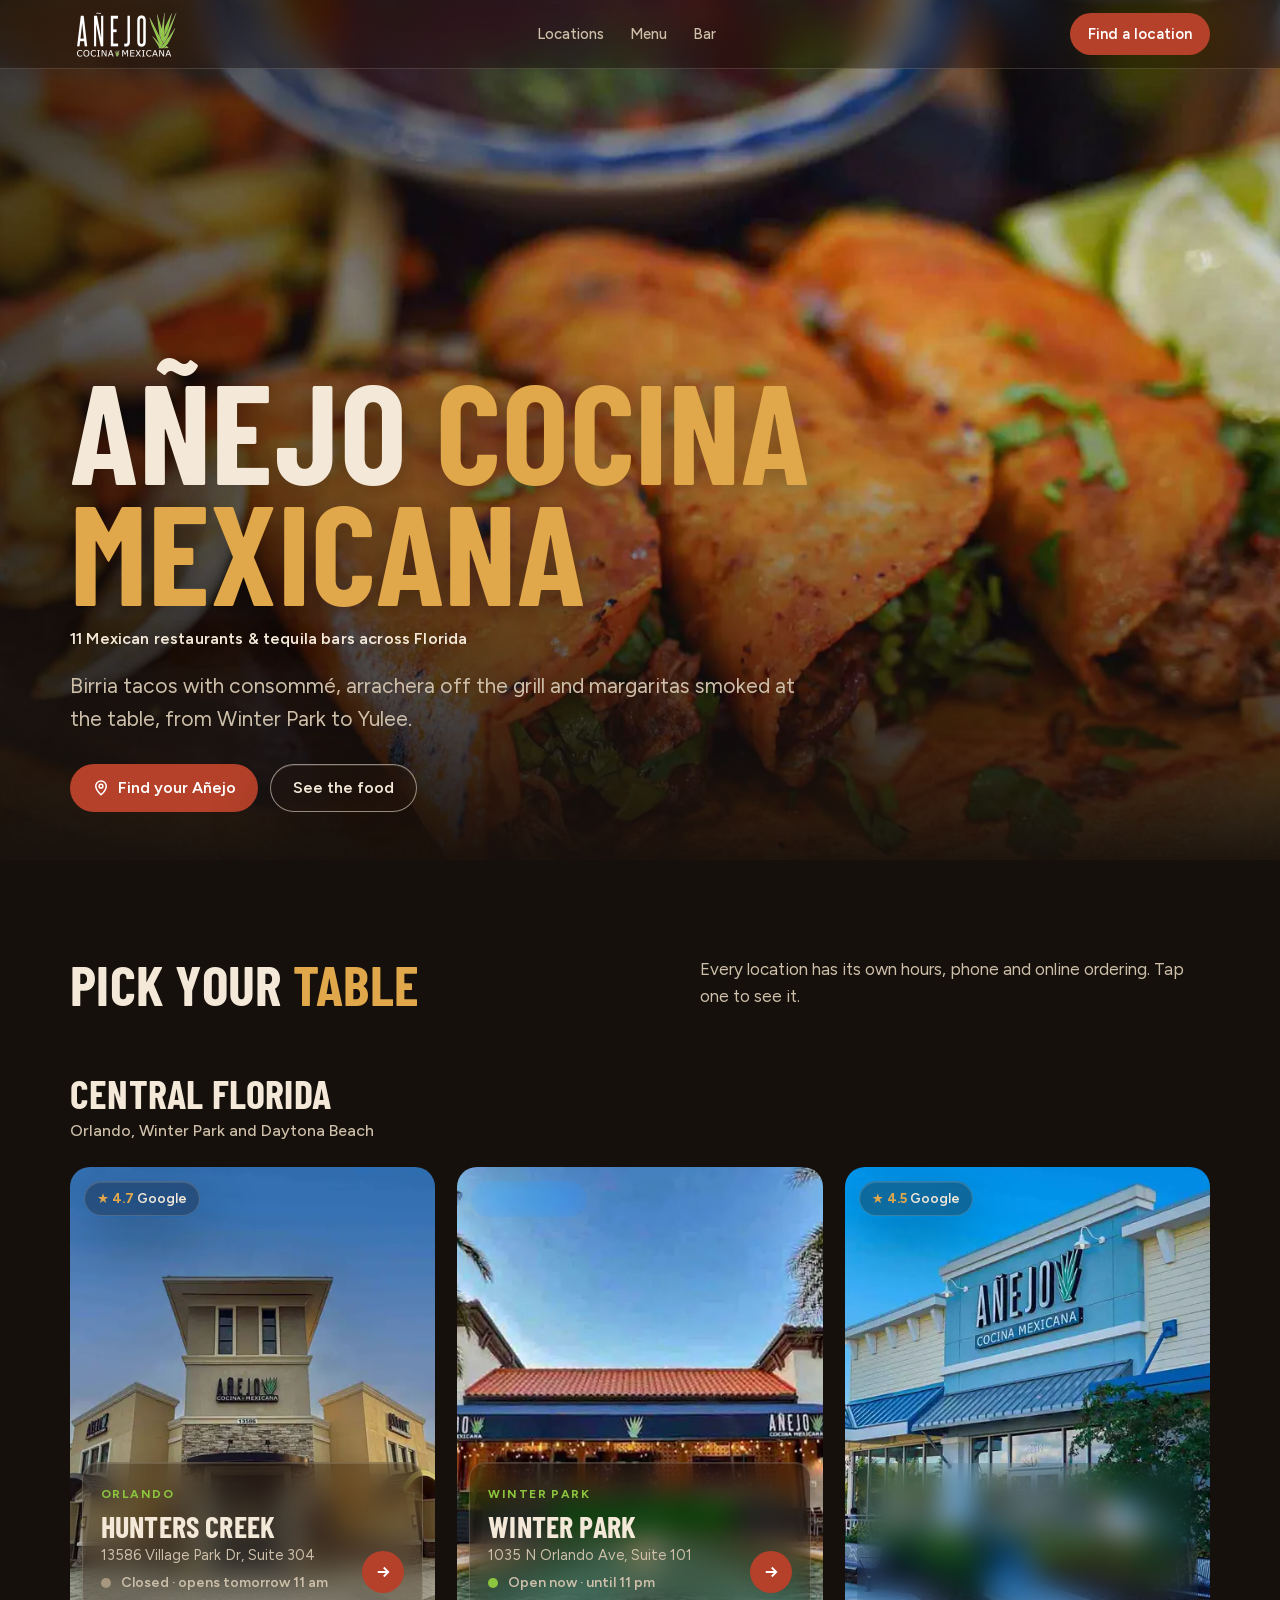
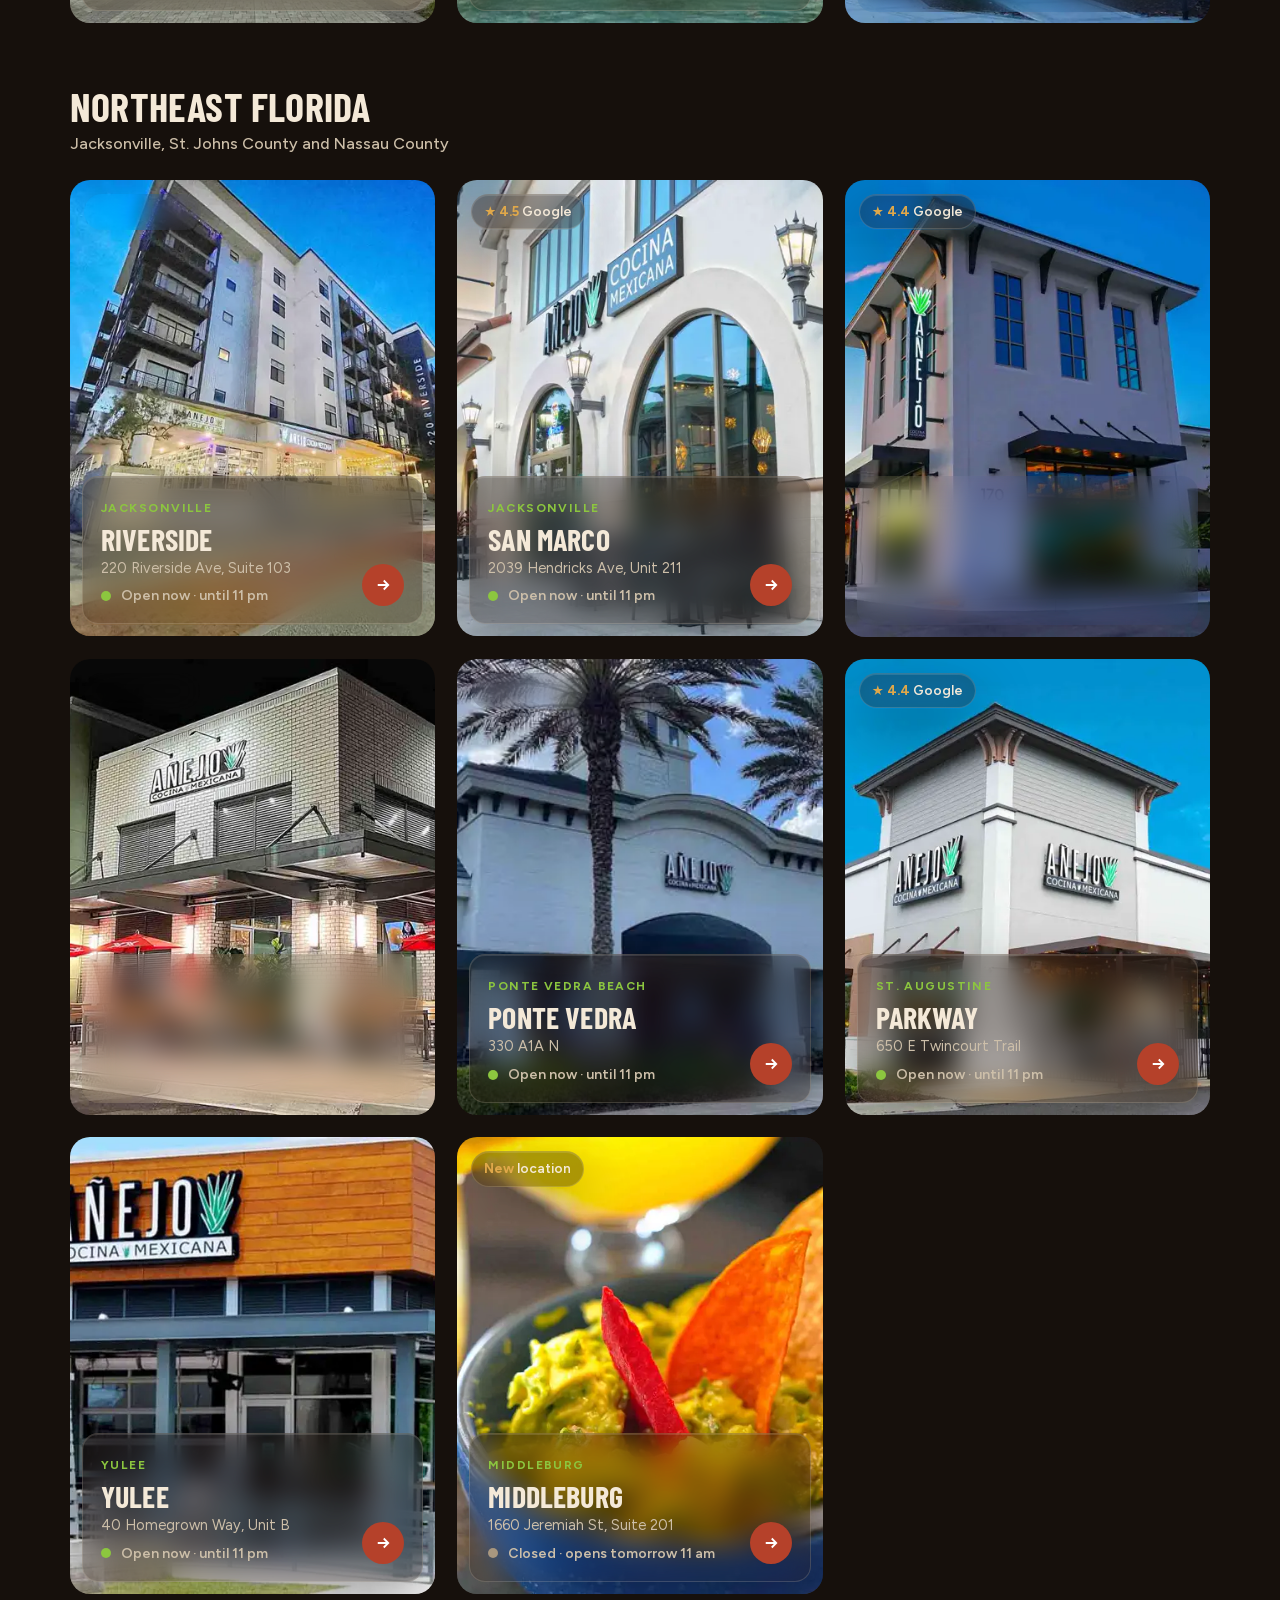
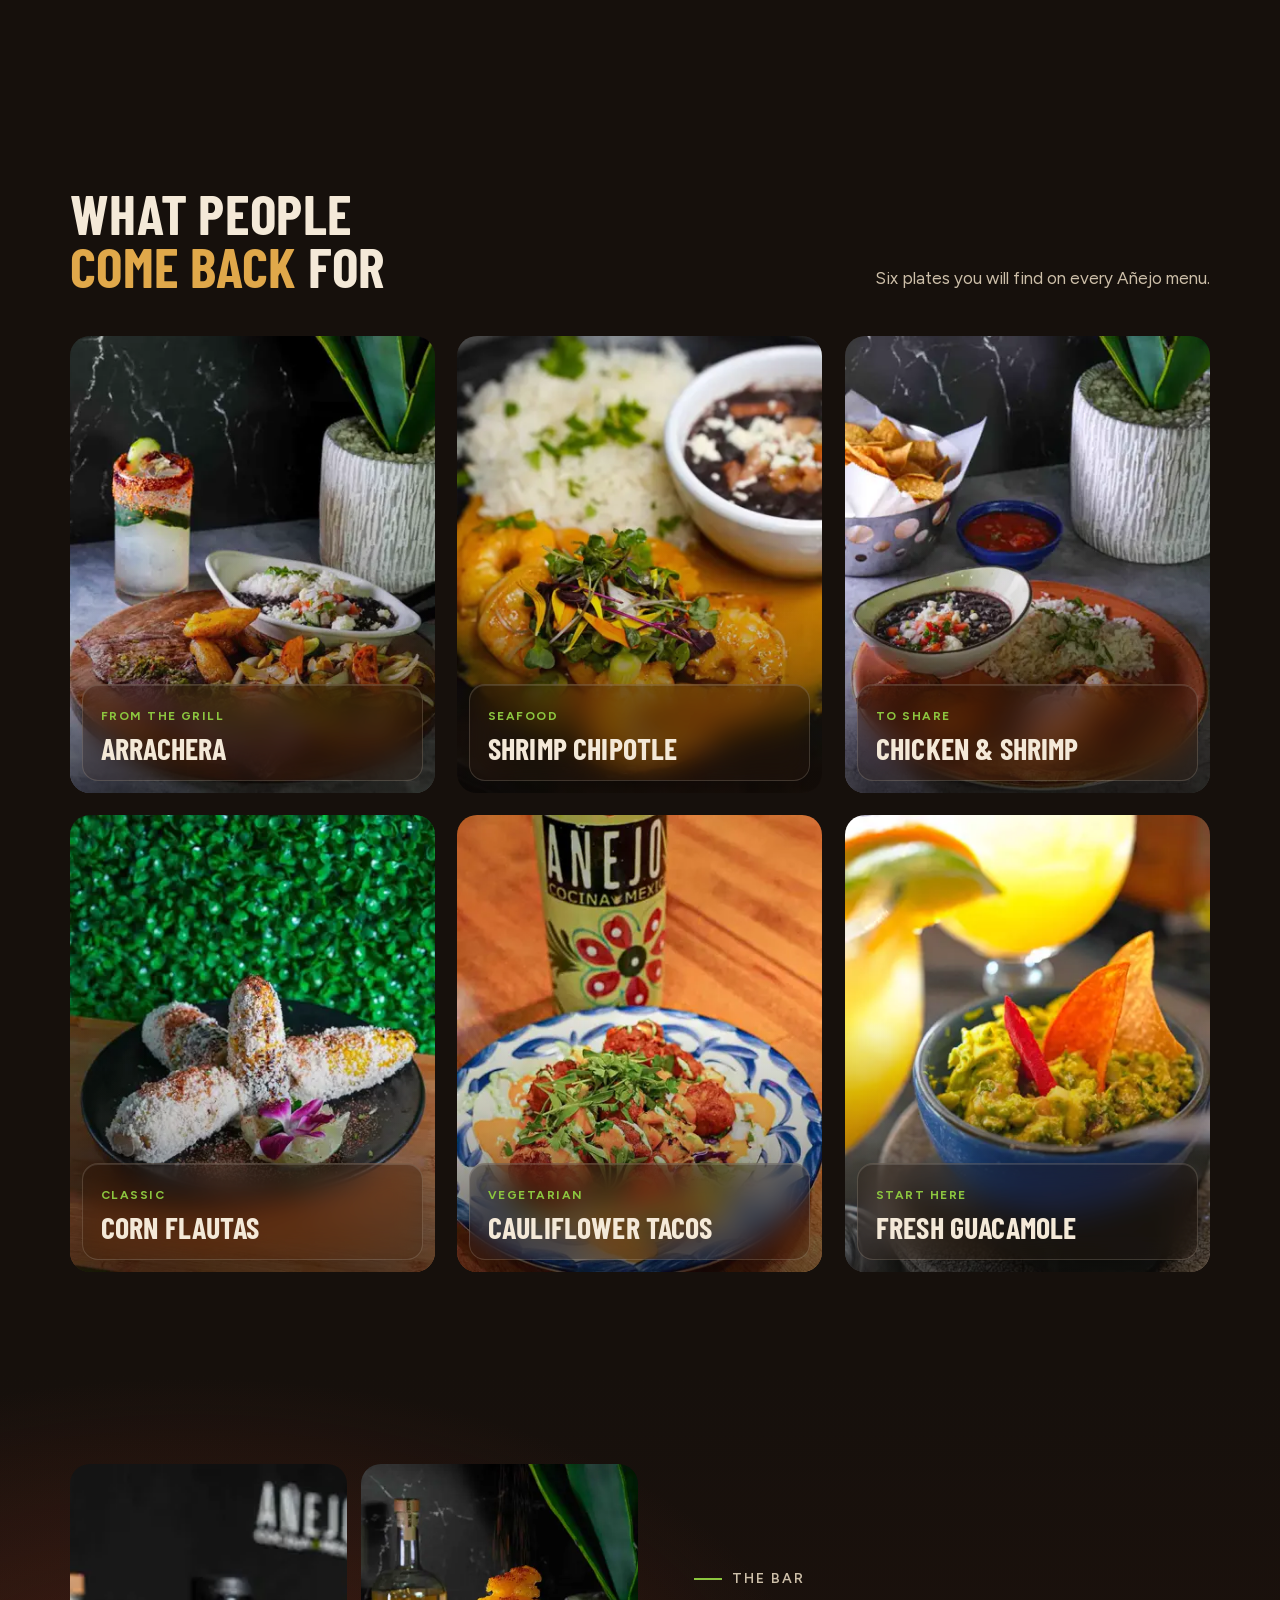
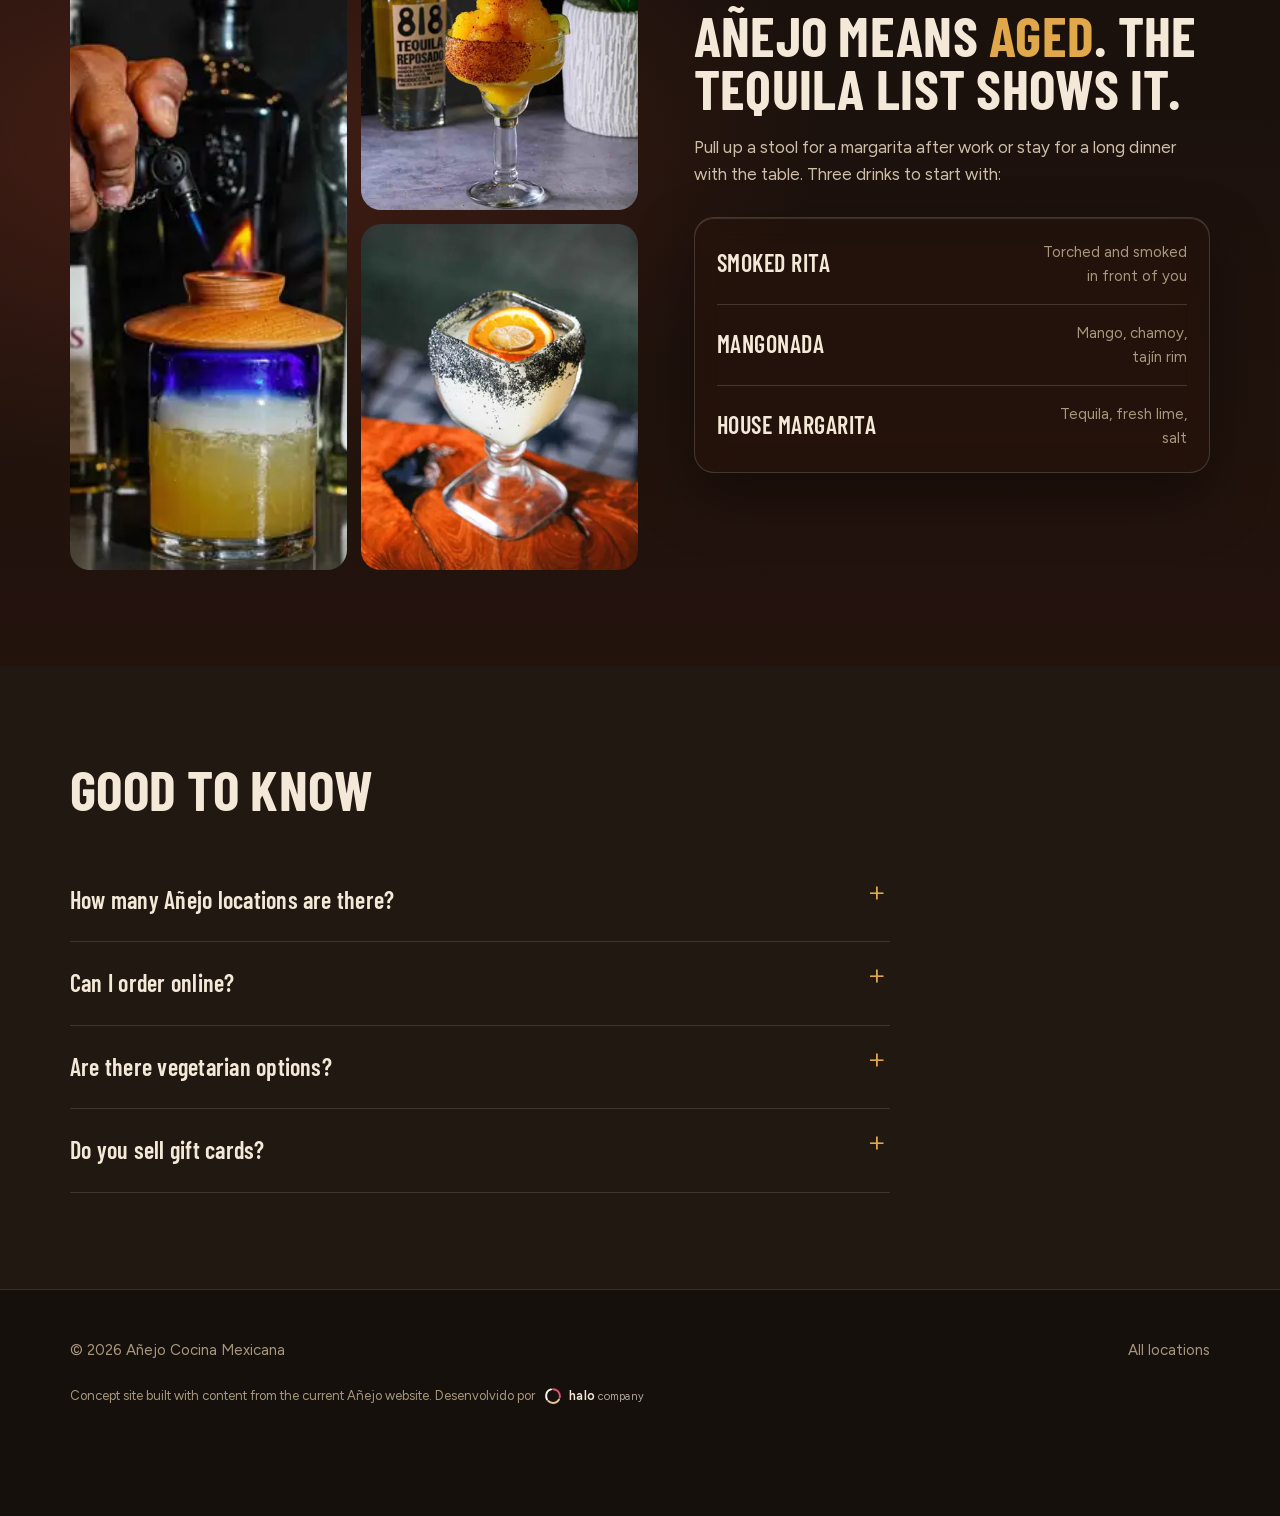
<file: index.html>
<!doctype html>
<html lang="en" class="nojs">
<head>
<meta charset="utf-8">
<meta name="viewport" content="width=device-width, initial-scale=1">
<title>Añejo Cocina Mexicana | Mexican Restaurants &amp; Tequila Bars in Florida</title>
<meta name="description" content="Añejo Cocina Mexicana: 11 Mexican restaurants and tequila bars in Central and Northeast Florida. Find your location, see the menu and order online.">
<meta name="robots" content="noindex, nofollow">
<link rel="canonical" href="https://anejococinamexicana.com/">
<meta name="theme-color" content="#16100c">
<link rel="icon" href="data:image/svg+xml,%3Csvg xmlns=%22http://www.w3.org/2000/svg%22 viewBox=%220 0 32 32%22%3E%3Crect width=%2232%22 height=%2232%22 rx=%227%22 fill=%22%2316100c%22/%3E%3Cpath d=%22M16 27 9 9l7 9 7-9z%22 fill=%22%238cc63f%22/%3E%3C/svg%3E">
<meta property="og:type" content="restaurant.restaurant">
<meta property="og:title" content="Añejo Cocina Mexicana | Mexican Restaurants &amp;amp; Tequila Bars in Florida">
<meta property="og:description" content="Añejo Cocina Mexicana: 11 Mexican restaurants and tequila bars in Central and Northeast Florida. Find your location, see the menu and order online.">
<meta property="og:image" content="assets/hero-birria-1600.webp">
<link rel="preload" href="assets/barlow-condensed-700.woff2" as="font" type="font/woff2" crossorigin>
<link rel="preload" href="assets/figtree.woff2" as="font" type="font/woff2" crossorigin>
<link rel="preload" as="image" href="assets/hero-birria-960.webp" imagesrcset="assets/hero-birria-960.webp 960w, assets/hero-birria-1600.webp 1600w" imagesizes="100vw" fetchpriority="high">
<style>
@font-face{font-family:"Barlow Condensed";src:url(assets/barlow-condensed-700.woff2) format("woff2");font-weight:700;font-display:swap}
@font-face{font-family:"Barlow Condensed";src:url(assets/barlow-condensed-600.woff2) format("woff2");font-weight:600;font-display:swap}
@font-face{font-family:"Figtree";src:url(assets/figtree.woff2) format("woff2");font-weight:300 800;font-display:swap}
:root{
  --bg:#16100c;--bg-2:#211812;--bg-3:#2c2019;
  --cream:#f4e9d8;--cream-dim:#cdbfa9;--muted:#a8977f;
  --chile:#b5412a;--chile-hi:#c04a30;--agave:#8cc63f;--gold:#e0a84a;
  --line:rgba(244,233,216,.14);
  --display:"Barlow Condensed","Arial Narrow",Impact,sans-serif;
  --glass:rgba(34,22,15,.38);--glass-line:rgba(255,240,220,.16);
  --sans:"Figtree",system-ui,-apple-system,"Segoe UI",Roboto,sans-serif;
  --wrap:1180px;--r:14px;
}
*{box-sizing:border-box}
html{scroll-behavior:smooth;scroll-padding-top:80px;-webkit-text-size-adjust:100%}
@media (prefers-reduced-motion:reduce){html{scroll-behavior:auto}}
body{margin:0;background:var(--bg);color:var(--cream);font:400 17px/1.6 var(--sans)}
img{max-width:100%;height:auto;display:block}
a{color:inherit}
h1,h2,h3{font-family:var(--display);font-weight:700;line-height:.95;margin:0;letter-spacing:.005em;text-transform:uppercase}
.glass{background:var(--glass);-webkit-backdrop-filter:blur(14px) saturate(140%);backdrop-filter:blur(14px) saturate(140%);border:1px solid var(--glass-line);box-shadow:inset 0 1px 0 rgba(255,255,255,.12),0 24px 60px rgba(0,0,0,.35)}
em{font-style:normal;color:var(--gold)}
.wrap{max-width:var(--wrap);margin:0 auto;padding:0 20px}
.skip{position:absolute;left:-9999px}
.skip:focus{left:16px;top:16px;z-index:99;background:var(--cream);color:var(--bg);padding:8px 14px;border-radius:8px}
:focus-visible{outline:3px solid var(--gold);outline-offset:3px}

/* buttons */
.btn{display:inline-flex;align-items:center;justify-content:center;gap:.5em;min-height:48px;padding:0 22px;border-radius:999px;font:600 16px/1 var(--sans);text-decoration:none;white-space:nowrap;transition:background .2s,color .2s,border-color .2s}
.btn svg{width:18px;height:18px;flex:none}
.btn-main{background:var(--chile);color:#fff}
.btn-main:hover{background:var(--chile-hi)}
.btn-line{border:1.5px solid rgba(244,233,216,.55);color:var(--cream)}
.btn-line:hover{border-color:var(--cream);background:rgba(244,233,216,.08)}

/* header */
.top{position:fixed;top:0;left:0;right:0;z-index:20;background:rgba(22,16,12,.35);-webkit-backdrop-filter:blur(18px) saturate(160%);backdrop-filter:blur(18px) saturate(160%);border-bottom:1px solid var(--glass-line);transition:background .3s}
.top.solid{background:rgba(22,16,12,.72)}
.top .wrap{display:flex;align-items:center;justify-content:space-between;height:68px;gap:16px}
.logo img{width:112px;height:49px}
.nav{display:flex;gap:26px;font-size:15px;font-weight:500}
.nav a{text-decoration:none;color:var(--cream-dim)}
.nav a:hover{color:var(--cream)}
.top .btn{min-height:42px;padding:0 18px;font-size:15px}
@media (max-width:860px){.nav{display:none}}

/* hero */
.hero{position:relative;min-height:min(100vh,860px);display:flex;align-items:flex-end;overflow:hidden;padding:0}
.hero picture,.hero picture img{position:absolute;inset:0;width:100%;height:100%;object-fit:cover}
.hero picture img{transform-origin:60% 55%;animation:kb 16s cubic-bezier(.2,.6,.3,1) .4s both}
@keyframes kb{from{transform:scale(1.02)}to{transform:scale(1.12) translate(-1.5%,-1%)}}
.hero::after{content:"";position:absolute;inset:0;background:linear-gradient(180deg,rgba(22,16,12,.45) 0%,rgba(22,16,12,.1) 30%,rgba(22,16,12,.25) 55%,rgba(22,16,12,.96) 100%),linear-gradient(90deg,rgba(22,16,12,.7) 0%,rgba(22,16,12,0) 60%)}
.hero .wrap{position:relative;z-index:1;padding-top:130px;padding-bottom:48px;width:100%;display:grid;grid-template-columns:minmax(0,1fr) 360px;gap:40px;align-items:end}
.kicker{display:inline-flex;align-items:center;gap:10px;font-size:14px;font-weight:600;letter-spacing:.14em;text-transform:uppercase;color:var(--agave);margin:0 0 18px}
.kicker::before{content:"";width:28px;height:2px;background:var(--agave)}
.hero h1{font-size:clamp(64px,11vw,148px);line-height:.86;text-shadow:0 4px 30px rgba(0,0,0,.35)}
.hero h1 small{display:block;font:600 16px/1.4 var(--sans);letter-spacing:.01em;text-transform:none;color:var(--cream);margin-top:18px}
.hero .lead{font-size:clamp(18px,2.2vw,21px);color:var(--cream-dim);max-width:30em;margin:18px 0 28px}
.ctas{display:flex;flex-wrap:wrap;gap:12px}
.tonight{border-radius:22px;padding:24px 24px 22px}
.tonight h2{font-size:15px;font-family:var(--sans);font-weight:700;letter-spacing:.14em;color:var(--gold);margin-bottom:14px}
.status{display:flex;align-items:center;gap:10px;font-size:22px;font-weight:600;color:var(--cream);min-height:30px;margin:0 0 4px}
.dot{width:10px;height:10px;border-radius:50%;background:var(--muted);flex:none}
.status.open .dot{background:var(--agave);box-shadow:0 0 0 0 rgba(140,198,63,.6);animation:pulse 2.2s infinite}
@keyframes pulse{70%{box-shadow:0 0 0 10px rgba(140,198,63,0)}100%{box-shadow:0 0 0 0 rgba(140,198,63,0)}}
.tonight dl{margin:16px 0 18px;padding-top:16px;border-top:1px solid var(--glass-line);display:grid;gap:12px;font-size:15px}
.tonight dt{font-size:12px;font-weight:700;letter-spacing:.12em;text-transform:uppercase;color:var(--muted)}
.tonight dd{margin:2px 0 0;color:var(--cream)}
.tonight dd a{text-decoration:none}
.tonight .btn{width:100%}
@media (max-width:900px){.hero .wrap{grid-template-columns:minmax(0,1fr);gap:28px;padding-top:260px}.hero{min-height:0}}
@media (max-width:480px){.hero h1{font-size:clamp(54px,17vw,72px)}}

/* sections */
section{padding:96px 0}
.head{display:flex;justify-content:space-between;align-items:flex-end;gap:24px;margin-bottom:44px;flex-wrap:wrap}
.head h2{font-size:clamp(34px,5vw,56px);max-width:16ch}
.head p{max-width:30em;color:var(--cream-dim);margin:0}
@media (max-width:760px){section{padding:68px 0}}

/* menu */
.dishes{display:grid;grid-template-columns:repeat(3,1fr);gap:22px;list-style:none;margin:0;padding:0;perspective:1000px}
.dish{position:relative;border-radius:20px;overflow:hidden;aspect-ratio:4/5;background:var(--bg-2);isolation:isolate;transform:rotateX(var(--rx,0deg)) rotateY(var(--ry,0deg)) translateY(var(--ty,0));transition:transform .6s cubic-bezier(.2,.7,.2,1),box-shadow .6s;will-change:transform}
.dish img{position:absolute;inset:0;width:100%;height:100%;object-fit:cover;transition:transform 1.2s cubic-bezier(.2,.7,.2,1),filter .6s}
.dish::before{content:"";position:absolute;inset:0;z-index:1;pointer-events:none;background:radial-gradient(420px circle at var(--mx,50%) var(--my,30%),rgba(255,214,150,.28),transparent 45%);opacity:0;transition:opacity .5s}
.dish::after{content:"";position:absolute;inset:0;z-index:0;background:linear-gradient(180deg,transparent 45%,rgba(22,16,12,.55) 100%)}
.cap{position:absolute;left:12px;right:12px;bottom:12px;z-index:2;border-radius:16px;padding:16px 18px 17px}
.cap h3{font-size:30px;line-height:1}
.cap p{margin:0;color:var(--cream);font-size:15.5px;line-height:1.5;max-height:0;opacity:0;overflow:hidden;transition:max-height .5s ease,opacity .4s ease,margin .5s ease}
.tag{display:inline-block;font-size:12px;font-weight:700;letter-spacing:.12em;text-transform:uppercase;color:var(--agave);margin-bottom:6px}
@media (hover:hover) and (pointer:fine){
  .dish:hover{--ty:-6px;box-shadow:0 34px 70px rgba(0,0,0,.55),0 0 0 1px rgba(224,168,74,.4)}
  .dish:hover img{transform:scale(1.1);filter:saturate(1.18) brightness(1.06) contrast(1.04)}
  .dish:hover::before{opacity:1}
  .dish:hover .cap p{max-height:7em;opacity:1;margin-top:6px}
}
@media (hover:none){.cap p{max-height:none;opacity:1;margin-top:6px}}
@media (max-width:900px){.dishes{grid-template-columns:repeat(2,1fr)}}
@media (max-width:760px){
  .dishes{display:flex;overflow-x:auto;scroll-snap-type:x mandatory;gap:14px;margin:0 -20px;padding:0 20px 10px;scrollbar-width:none}
  .dishes::-webkit-scrollbar{display:none}
  .dish{flex:0 0 80%;scroll-snap-align:center;aspect-ratio:2/3}
  .cap{padding:13px 15px 14px}
  .cap h3{font-size:26px}
  .cap p{font-size:14.5px}
  .js .dish.reveal{opacity:1;transform:none;transition:none}
}
.swipe{display:none;margin-top:14px;font-size:14px;color:var(--muted)}
@media (max-width:760px){.swipe{display:block}}
.menu-links{display:flex;flex-wrap:wrap;gap:12px;margin-top:36px}

/* bar */
.bar{background:radial-gradient(900px 500px at 15% 40%,rgba(181,65,42,.28),transparent 70%),linear-gradient(180deg,var(--bg) 0%,#24130d 100%)}
.bar-grid{display:grid;grid-template-columns:1.1fr 1fr;gap:56px;align-items:center}
.bar-pics{display:grid;grid-template-columns:1fr 1fr;gap:14px}
.ph{border-radius:20px;overflow:hidden;position:relative}
.ph img{width:100%;height:100%;object-fit:cover;aspect-ratio:4/5;transition:transform 1.2s cubic-bezier(.2,.7,.2,1),filter .6s}
.bar-pics .ph:first-child{grid-row:span 2}
.bar-pics .ph:first-child img{aspect-ratio:auto}
@media (hover:hover) and (pointer:fine){.ph:hover img{transform:scale(1.08);filter:saturate(1.15) brightness(1.05)}}
.bar h2{font-size:clamp(34px,5vw,56px);margin-bottom:20px}
.bar p{color:var(--cream-dim)}
.drinks{list-style:none;padding:6px 22px;margin:28px 0 0;border-radius:20px}
.drinks li{display:flex;justify-content:space-between;align-items:center;gap:20px;padding:16px 0;border-bottom:1px solid var(--glass-line)}
.drinks li:last-child{border-bottom:0}
.drinks strong{font-family:var(--display);font-weight:600;font-size:24px;text-transform:uppercase;letter-spacing:.02em}
.drinks span{color:var(--muted);font-size:15px;text-align:right}
@media (max-width:900px){.bar-grid{grid-template-columns:1fr;gap:36px}}

/* visit */
.visit-grid{display:grid;grid-template-columns:1fr 1fr;gap:56px;align-items:start}
.visit-photo{border-radius:20px}
.visit-photo img{aspect-ratio:1200/1363}
.hours{width:100%;border-collapse:collapse;margin:24px 0 30px;font-size:17px}
.hours th,.hours td{padding:13px 0;border-bottom:1px solid var(--line);text-align:left;font-weight:400}
.hours td{text-align:right;color:var(--cream-dim)}
.hours tr.today th,.hours tr.today td{color:var(--gold);font-weight:600}
.addr{font-style:normal;font-size:19px;line-height:1.5}
.visit h2{font-size:clamp(34px,5vw,56px)}
@media (max-width:900px){.visit-grid{grid-template-columns:1fr;gap:36px}}

/* reveal */
.js .reveal{opacity:0;transform:translateY(30px);transition:opacity .9s ease,transform .9s cubic-bezier(.2,.7,.2,1);transition-delay:var(--d,0s)}
.js .reveal.in{opacity:1;transform:none}
.js .dish.reveal.in{transform:rotateX(var(--rx,0deg)) rotateY(var(--ry,0deg)) translateY(var(--ty,0))}
@media (prefers-reduced-motion:reduce){.hero picture img,.status.open .dot{animation:none}.js .reveal{opacity:1;transform:none;transition:none}.dish,.dish img,.ph img{transition:none}}

/* gift */
.gift{padding:0 0 96px}
.gift-card{display:grid;grid-template-columns:1fr auto;gap:28px;align-items:center;background:var(--chile);color:#fff;border-radius:22px;padding:44px 48px;position:relative;overflow:hidden}
.gift-card::after{content:"";position:absolute;right:-60px;top:-60px;width:260px;height:260px;border-radius:50%;border:2px solid rgba(255,255,255,.18)}
.gift-card h2{font-size:clamp(30px,4vw,44px);margin-bottom:10px}
.gift-card p{margin:0;max-width:36em;color:rgba(255,255,255,.9)}
.gift-card .btn{background:#fff;color:#7a2312;position:relative;z-index:1}
@media (max-width:760px){.gift-card{grid-template-columns:1fr;padding:32px 24px}}

/* faq */
.faq{background:var(--bg-2)}
.faq-list{max-width:820px}
.faq details{border-bottom:1px solid var(--line)}
.faq summary{cursor:pointer;list-style:none;padding:22px 40px 22px 0;font-family:var(--display);font-weight:600;font-size:24px;letter-spacing:.01em;position:relative}
.faq summary::-webkit-details-marker{display:none}
.faq summary::after{content:"+";position:absolute;right:4px;top:18px;font:300 30px/1 var(--sans);color:var(--gold)}
.faq details[open] summary::after{content:"–"}
.faq details p{margin:0 0 22px;color:var(--cream-dim);max-width:44em}

/* locations */
.locs{display:flex;flex-wrap:wrap;gap:10px;list-style:none;padding:0;margin:0}
.locs a{display:inline-block;padding:10px 16px;border:1px solid var(--line);border-radius:999px;text-decoration:none;font-size:15px;color:var(--cream-dim)}
.locs a:hover{border-color:var(--cream);color:var(--cream)}
.locs a[aria-current]{background:var(--cream);color:var(--bg);border-color:var(--cream)}

/* footer */
footer{border-top:1px solid var(--line);padding:48px 0 110px;font-size:15px;color:var(--muted)}
footer .wrap{display:flex;flex-wrap:wrap;justify-content:space-between;gap:24px;align-items:center}
footer nav{display:flex;gap:18px}
footer nav a{text-decoration:none}
footer nav a:hover{color:var(--cream)}
.desenvolvido{display:inline-flex;align-items:center;gap:8px}
.halo-credit{display:inline-flex;align-items:center;gap:6px;text-decoration:none;color:var(--cream)}
.halo-nome{font-weight:600;letter-spacing:.02em}
.halo-nome small{font-weight:400;opacity:.7}
.nota{width:100%;font-size:13px;margin:0}

/* mobile action bar */
.actionbar{position:fixed;left:0;right:0;bottom:0;z-index:30;display:none;grid-template-columns:repeat(3,1fr);background:rgba(22,16,12,.96);border-top:1px solid var(--line);padding:8px 8px calc(8px + env(safe-area-inset-bottom))}
.actionbar a{display:flex;flex-direction:column;align-items:center;gap:3px;padding:6px 0;text-decoration:none;font-size:13px;font-weight:600;color:var(--cream)}
.actionbar a svg{width:22px;height:22px;color:var(--gold)}
.actionbar a.hot svg{color:var(--chile-hi)}
@media (max-width:760px){.actionbar{display:grid}.top .btn{display:none}}

/* hub: locations grid */
.region{margin-top:64px}
.region:first-of-type{margin-top:0}
.region h2{font-size:clamp(28px,4vw,40px);margin-bottom:24px}
.region h2 small{display:block;font:500 16px/1.4 var(--sans);text-transform:none;color:var(--cream-dim);margin-top:8px;letter-spacing:0}
.loc-grid{display:grid;grid-template-columns:repeat(3,1fr);gap:22px;list-style:none;margin:0;padding:0;perspective:1000px}
.loc{position:relative;border-radius:20px;overflow:hidden;aspect-ratio:4/5;background:var(--bg-2);isolation:isolate;transform:rotateX(var(--rx,0deg)) rotateY(var(--ry,0deg)) translateY(var(--ty,0));transition:transform .6s cubic-bezier(.2,.7,.2,1),box-shadow .6s}
.loc img{position:absolute;inset:0;width:100%;height:100%;object-fit:cover;transition:transform 1.2s cubic-bezier(.2,.7,.2,1),filter .6s}
.loc::before{content:"";position:absolute;inset:0;z-index:1;pointer-events:none;background:radial-gradient(420px circle at var(--mx,50%) var(--my,30%),rgba(255,214,150,.25),transparent 45%);opacity:0;transition:opacity .5s}
.loc a{position:absolute;inset:0;z-index:3;text-decoration:none}
.loc .cap{display:flex;justify-content:space-between;align-items:flex-end;gap:12px}
.loc .cap p{max-height:none;opacity:1;margin-top:4px;color:var(--cream-dim);font-size:14.5px}
.loc .go{flex:none;width:42px;height:42px;border-radius:50%;background:var(--chile);display:grid;place-items:center;transition:transform .4s}
.loc .go svg{width:18px;height:18px;color:#fff}
.loc .rate{position:absolute;top:14px;left:14px;z-index:2;border-radius:999px;padding:6px 12px;font-size:13.5px;font-weight:600}
.loc .rate b{color:var(--gold)}
@media (hover:hover) and (pointer:fine){
  .loc:hover{--ty:-6px;box-shadow:0 34px 70px rgba(0,0,0,.55),0 0 0 1px rgba(224,168,74,.4)}
  .loc:hover img{transform:scale(1.08);filter:saturate(1.15) brightness(1.05)}
  .loc:hover::before{opacity:1}
  .loc:hover .go{transform:translateX(4px)}
}
@media (max-width:900px){.loc-grid{grid-template-columns:repeat(2,1fr)}}
@media (max-width:560px){.loc-grid{grid-template-columns:1fr}.loc{aspect-ratio:4/3.4}}
.hub-hero .wrap{grid-template-columns:minmax(0,1fr)}
.hub-hero .lead{max-width:36em}
.rating{display:inline-flex;align-items:center;gap:8px;margin:0 0 14px;font-size:15px;color:var(--cream)}
.rating b{color:var(--gold);font-size:17px}
.hh{margin:10px 0 0;font-size:14.5px;color:var(--agave);font-weight:600}

</style>
<script type="application/ld+json">
{
 "@context": "https://schema.org",
 "@type": "Organization",
 "name": "Añejo Cocina Mexicana",
 "url": "https://anejococinamexicana.com/",
 "subOrganization": [
  {
   "@type": "Restaurant",
   "name": "Añejo Cocina Mexicana – Hunters Creek",
   "url": "https://anejococinamexicana.com/locations/anejo-cocina-hunters-creek/",
   "telephone": "+14072032105",
   "address": {
    "@type": "PostalAddress",
    "streetAddress": "13586 Village Park Dr, Suite 304",
    "addressLocality": "Orlando",
    "addressRegion": "FL",
    "postalCode": "32837",
    "addressCountry": "US"
   }
  },
  {
   "@type": "Restaurant",
   "name": "Añejo Cocina Mexicana – Winter Park",
   "url": "https://anejococinamexicana.com/anejo-winter-park/",
   "telephone": "+13219721558",
   "address": {
    "@type": "PostalAddress",
    "streetAddress": "1035 N Orlando Ave, Suite 101",
    "addressLocality": "Winter Park",
    "addressRegion": "FL",
    "postalCode": "32789",
    "addressCountry": "US"
   }
  },
  {
   "@type": "Restaurant",
   "name": "Añejo Cocina Mexicana – Daytona Beach",
   "url": "https://anejococinamexicana.com/anejo-daytona/",
   "telephone": "+13862741224",
   "address": {
    "@type": "PostalAddress",
    "streetAddress": "2642 LPGA Blvd",
    "addressLocality": "Daytona Beach",
    "addressRegion": "FL",
    "postalCode": "32124",
    "addressCountry": "US"
   }
  },
  {
   "@type": "Restaurant",
   "name": "Añejo Cocina Mexicana – Riverside",
   "url": "https://anejococinamexicana.com/anejo-riverside/",
   "telephone": "+19045167860",
   "address": {
    "@type": "PostalAddress",
    "streetAddress": "220 Riverside Ave, Suite 103",
    "addressLocality": "Jacksonville",
    "addressRegion": "FL",
    "postalCode": "32202",
    "addressCountry": "US"
   }
  },
  {
   "@type": "Restaurant",
   "name": "Añejo Cocina Mexicana – San Marco",
   "url": "https://anejococinamexicana.com/locations/anejo-san-marco/",
   "telephone": "+19046665134",
   "address": {
    "@type": "PostalAddress",
    "streetAddress": "2039 Hendricks Ave, Unit 211",
    "addressLocality": "Jacksonville",
    "addressRegion": "FL",
    "postalCode": "32207",
    "addressCountry": "US"
   }
  },
  {
   "@type": "Restaurant",
   "name": "Añejo Cocina Mexicana – St. Johns",
   "url": "https://anejococinamexicana.com/anejo-st-johns/",
   "telephone": "+19044847406",
   "address": {
    "@type": "PostalAddress",
    "streetAddress": "170 Fountains Way, Suite 1",
    "addressLocality": "St. Johns",
    "addressRegion": "FL",
    "postalCode": "32259",
    "addressCountry": "US"
   }
  },
  {
   "@type": "Restaurant",
   "name": "Añejo Cocina Mexicana – Nocatee",
   "url": "https://anejococinamexicana.com/anejo-nocatee/",
   "telephone": "+19048225605",
   "address": {
    "@type": "PostalAddress",
    "streetAddress": "335 Pine Lake Dr, Suite D104",
    "addressLocality": "Nocatee",
    "addressRegion": "FL",
    "postalCode": "32081",
    "addressCountry": "US"
   }
  },
  {
   "@type": "Restaurant",
   "name": "Añejo Cocina Mexicana – Ponte Vedra",
   "url": "https://anejococinamexicana.com/anejo-ponte-vedra/",
   "telephone": "+19046861274",
   "address": {
    "@type": "PostalAddress",
    "streetAddress": "330 A1A N",
    "addressLocality": "Ponte Vedra Beach",
    "addressRegion": "FL",
    "postalCode": "32082",
    "addressCountry": "US"
   }
  },
  {
   "@type": "Restaurant",
   "name": "Añejo Cocina Mexicana – Parkway",
   "url": "https://anejococinamexicana.com/locations/anejo-cocina-parkway/",
   "telephone": "+19044299395",
   "address": {
    "@type": "PostalAddress",
    "streetAddress": "650 E Twincourt Trail",
    "addressLocality": "St. Augustine",
    "addressRegion": "FL",
    "postalCode": "32095",
    "addressCountry": "US"
   }
  },
  {
   "@type": "Restaurant",
   "name": "Añejo Cocina Mexicana – Yulee",
   "url": "https://anejococinamexicana.com/anejo-yulee/",
   "telephone": "+19048497591",
   "address": {
    "@type": "PostalAddress",
    "streetAddress": "40 Homegrown Way, Unit B",
    "addressLocality": "Yulee",
    "addressRegion": "FL",
    "postalCode": "32097",
    "addressCountry": "US"
   }
  },
  {
   "@type": "Restaurant",
   "name": "Añejo Cocina Mexicana – Middleburg",
   "url": "https://anejococinamexicana.com/locations/anejo-cocina-middleburg/",
   "telephone": "+19044060069",
   "address": {
    "@type": "PostalAddress",
    "streetAddress": "1660 Jeremiah St, Suite 201",
    "addressLocality": "Middleburg",
    "addressRegion": "FL",
    "postalCode": "32068",
    "addressCountry": "US"
   }
  }
 ]
}
</script>
</head>
<body>
<a class="skip" href="#main">Skip to content</a>
<header class="top">
  <div class="wrap">
    <a class="logo" href="./" aria-label="Añejo Cocina Mexicana, all locations"><img src="assets/logo-224.webp" width="112" height="49" alt="Añejo Cocina Mexicana"></a>
    <nav class="nav" aria-label="Main"><a href="#locations">Locations</a><a href="#menu">Menu</a><a href="#bar">Bar</a></nav>
    <a class="btn btn-main" href="#locations">Find a location</a>
  </div>
</header>

<main id="main">
  <section class="hero hub-hero" aria-labelledby="h1">
    <picture>
      <img src="assets/hero-birria-960.webp" srcset="assets/hero-birria-960.webp 960w, assets/hero-birria-1600.webp 1600w" sizes="100vw" width="1600" height="1204" alt="Three birria tacos with consommé, grilled onions and lime on a wooden board" fetchpriority="high">
    </picture>
    <div class="wrap">
      <div>
        <h1 id="h1">Añejo <em>Cocina Mexicana</em><small>11 Mexican restaurants &amp; tequila bars across Florida</small></h1>
        <p class="lead">Birria tacos with consommé, arrachera off the grill and margaritas smoked at the table, from Winter Park to Yulee.</p>
        <div class="ctas">
          <a class="btn btn-main" href="#locations"><svg viewBox="0 0 24 24" fill="none" stroke="currentColor" stroke-width="2" aria-hidden="true"><path d="M12 21s-7-6.2-7-11.5A7 7 0 0 1 19 9.5C19 14.8 12 21 12 21z"/><circle cx="12" cy="9.5" r="2.5"/></svg>Find your Añejo</a>
          <a class="btn btn-line glass" href="#menu">See the food</a>
        </div>
      </div>
    </div>
  </section>

  <section id="locations" aria-labelledby="loc-h">
    <div class="wrap">
      <div class="head reveal"><h2 id="loc-h">Pick your <em>table</em></h2><p>Every location has its own hours, phone and online ordering. Tap one to see it.</p></div>
      
      <div class="region">
        <h2>Central Florida<small>Orlando, Winter Park and Daytona Beach</small></h2>
        <ul class="loc-grid">
        <li class="loc reveal" style="--d:0.00s">
          <img src="assets/fachada-hunters-creek-480.webp" srcset="assets/fachada-hunters-creek-480.webp 480w, assets/fachada-hunters-creek-800.webp 800w" sizes="(max-width:560px) 100vw, (max-width:900px) 50vw, 380px" width="800" height="909" alt="" loading="lazy">
          <span class="rate glass"><b>★ 4.7</b> Google</span>
          <div class="cap glass">
            <div><span class="tag">Orlando</span><h3>Hunters Creek</h3><p>13586 Village Park Dr, Suite 304</p>
              <p class="status" data-horas='[[660,1260],[660,1320],[660,1320],[660,1320],[660,1320],[660,1320],[660,1320]]' style="font-size:14px;min-height:0;margin-top:6px"><span class="dot"></span><span class="st">Mon–Sat 11 am–10 pm</span></p></div>
            <span class="go" aria-hidden="true"><svg viewBox="0 0 24 24" fill="none" stroke="currentColor" stroke-width="2.4" aria-hidden="true"><path d="M5 12h14M13 6l6 6-6 6"/></svg></span>
          </div>
          <a href="hunters-creek/" aria-label="Añejo Hunters Creek, 13586 Village Park Dr, Suite 304, Orlando"></a>
        </li>
        <li class="loc reveal" style="--d:0.08s">
          <img src="assets/fachada-winter-park-480.webp" srcset="assets/fachada-winter-park-480.webp 480w, assets/fachada-winter-park-800.webp 800w" sizes="(max-width:560px) 100vw, (max-width:900px) 50vw, 380px" width="800" height="909" alt="" loading="lazy">
          <span class="rate glass"><b>★ 4.8</b> Google</span>
          <div class="cap glass">
            <div><span class="tag">Winter Park</span><h3>Winter Park</h3><p>1035 N Orlando Ave, Suite 101</p>
              <p class="status" data-horas='[[660,1260],[660,1320],[660,1320],[660,1320],[660,1320],[660,1380],[660,1380]]' style="font-size:14px;min-height:0;margin-top:6px"><span class="dot"></span><span class="st">Mon–Thu 11 am–10 pm</span></p></div>
            <span class="go" aria-hidden="true"><svg viewBox="0 0 24 24" fill="none" stroke="currentColor" stroke-width="2.4" aria-hidden="true"><path d="M5 12h14M13 6l6 6-6 6"/></svg></span>
          </div>
          <a href="winter-park/" aria-label="Añejo Winter Park, 1035 N Orlando Ave, Suite 101, Winter Park"></a>
        </li>
        <li class="loc reveal" style="--d:0.16s">
          <img src="assets/fachada-daytona-beach-480.webp" srcset="assets/fachada-daytona-beach-480.webp 480w, assets/fachada-daytona-beach-800.webp 800w" sizes="(max-width:560px) 100vw, (max-width:900px) 50vw, 380px" width="800" height="909" alt="" loading="lazy">
          <span class="rate glass"><b>★ 4.5</b> Google</span>
          <div class="cap glass">
            <div><span class="tag">Daytona Beach</span><h3>Daytona Beach</h3><p>2642 LPGA Blvd</p>
              <p class="status" data-horas='[[660,1260],[660,1320],[660,1320],[660,1320],[660,1320],[660,1320],[660,1320]]' style="font-size:14px;min-height:0;margin-top:6px"><span class="dot"></span><span class="st">Mon–Sat 11 am–10 pm</span></p></div>
            <span class="go" aria-hidden="true"><svg viewBox="0 0 24 24" fill="none" stroke="currentColor" stroke-width="2.4" aria-hidden="true"><path d="M5 12h14M13 6l6 6-6 6"/></svg></span>
          </div>
          <a href="daytona-beach/" aria-label="Añejo Daytona Beach, 2642 LPGA Blvd, Daytona Beach"></a>
        </li>
        </ul>
      </div>
      <div class="region">
        <h2>Northeast Florida<small>Jacksonville, St. Johns County and Nassau County</small></h2>
        <ul class="loc-grid">
        <li class="loc reveal" style="--d:0.00s">
          <img src="assets/fachada-riverside-480.webp" srcset="assets/fachada-riverside-480.webp 480w, assets/fachada-riverside-800.webp 800w" sizes="(max-width:560px) 100vw, (max-width:900px) 50vw, 380px" width="800" height="909" alt="" loading="lazy">
          <span class="rate glass"><b>★ 4.4</b> Google</span>
          <div class="cap glass">
            <div><span class="tag">Jacksonville</span><h3>Riverside</h3><p>220 Riverside Ave, Suite 103</p>
              <p class="status" data-horas='[[660,1260],[660,1320],[660,1320],[660,1320],[660,1320],[660,1380],[660,1380]]' style="font-size:14px;min-height:0;margin-top:6px"><span class="dot"></span><span class="st">Mon–Thu 11 am–10 pm</span></p></div>
            <span class="go" aria-hidden="true"><svg viewBox="0 0 24 24" fill="none" stroke="currentColor" stroke-width="2.4" aria-hidden="true"><path d="M5 12h14M13 6l6 6-6 6"/></svg></span>
          </div>
          <a href="riverside/" aria-label="Añejo Riverside, 220 Riverside Ave, Suite 103, Jacksonville"></a>
        </li>
        <li class="loc reveal" style="--d:0.08s">
          <img src="assets/fachada-san-marco-480.webp" srcset="assets/fachada-san-marco-480.webp 480w, assets/fachada-san-marco-800.webp 800w" sizes="(max-width:560px) 100vw, (max-width:900px) 50vw, 380px" width="800" height="909" alt="" loading="lazy">
          <span class="rate glass"><b>★ 4.5</b> Google</span>
          <div class="cap glass">
            <div><span class="tag">Jacksonville</span><h3>San Marco</h3><p>2039 Hendricks Ave, Unit 211</p>
              <p class="status" data-horas='[[660,1260],[660,1320],[660,1320],[660,1320],[660,1320],[660,1380],[660,1380]]' style="font-size:14px;min-height:0;margin-top:6px"><span class="dot"></span><span class="st">Mon–Thu 11 am–10 pm</span></p></div>
            <span class="go" aria-hidden="true"><svg viewBox="0 0 24 24" fill="none" stroke="currentColor" stroke-width="2.4" aria-hidden="true"><path d="M5 12h14M13 6l6 6-6 6"/></svg></span>
          </div>
          <a href="san-marco/" aria-label="Añejo San Marco, 2039 Hendricks Ave, Unit 211, Jacksonville"></a>
        </li>
        <li class="loc reveal" style="--d:0.16s">
          <img src="assets/fachada-st-johns-480.webp" srcset="assets/fachada-st-johns-480.webp 480w, assets/fachada-st-johns-800.webp 800w" sizes="(max-width:560px) 100vw, (max-width:900px) 50vw, 380px" width="800" height="909" alt="" loading="lazy">
          <span class="rate glass"><b>★ 4.4</b> Google</span>
          <div class="cap glass">
            <div><span class="tag">St. Johns</span><h3>St. Johns</h3><p>170 Fountains Way, Suite 1</p>
              <p class="status" data-horas='[[660,1260],[660,1320],[660,1320],[660,1320],[660,1320],[660,1380],[660,1380]]' style="font-size:14px;min-height:0;margin-top:6px"><span class="dot"></span><span class="st">Mon–Thu 11 am–10 pm</span></p></div>
            <span class="go" aria-hidden="true"><svg viewBox="0 0 24 24" fill="none" stroke="currentColor" stroke-width="2.4" aria-hidden="true"><path d="M5 12h14M13 6l6 6-6 6"/></svg></span>
          </div>
          <a href="st-johns/" aria-label="Añejo St. Johns, 170 Fountains Way, Suite 1, St. Johns"></a>
        </li>
        <li class="loc reveal" style="--d:0.00s">
          <img src="assets/fachada-nocatee-480.webp" srcset="assets/fachada-nocatee-480.webp 480w, assets/fachada-nocatee-800.webp 800w" sizes="(max-width:560px) 100vw, (max-width:900px) 50vw, 380px" width="800" height="909" alt="" loading="lazy">
          <span class="rate glass"><b>★ 4.6</b> Google</span>
          <div class="cap glass">
            <div><span class="tag">Nocatee</span><h3>Nocatee</h3><p>335 Pine Lake Dr, Suite D104</p>
              <p class="status" data-horas='[[660,1260],[660,1320],[660,1320],[660,1320],[660,1320],[660,1380],[660,1380]]' style="font-size:14px;min-height:0;margin-top:6px"><span class="dot"></span><span class="st">Mon–Thu 11 am–10 pm</span></p></div>
            <span class="go" aria-hidden="true"><svg viewBox="0 0 24 24" fill="none" stroke="currentColor" stroke-width="2.4" aria-hidden="true"><path d="M5 12h14M13 6l6 6-6 6"/></svg></span>
          </div>
          <a href="nocatee/" aria-label="Añejo Nocatee, 335 Pine Lake Dr, Suite D104, Nocatee"></a>
        </li>
        <li class="loc reveal" style="--d:0.08s">
          <img src="assets/fachada-ponte-vedra-480.webp" srcset="assets/fachada-ponte-vedra-480.webp 480w, assets/fachada-ponte-vedra-800.webp 800w" sizes="(max-width:560px) 100vw, (max-width:900px) 50vw, 380px" width="800" height="909" alt="" loading="lazy">
          <span class="rate glass"><b>★ 4.6</b> Google</span>
          <div class="cap glass">
            <div><span class="tag">Ponte Vedra Beach</span><h3>Ponte Vedra</h3><p>330 A1A N</p>
              <p class="status" data-horas='[[660,1260],[660,1320],[660,1320],[660,1320],[660,1320],[660,1380],[660,1380]]' style="font-size:14px;min-height:0;margin-top:6px"><span class="dot"></span><span class="st">Mon–Thu 11 am–10 pm</span></p></div>
            <span class="go" aria-hidden="true"><svg viewBox="0 0 24 24" fill="none" stroke="currentColor" stroke-width="2.4" aria-hidden="true"><path d="M5 12h14M13 6l6 6-6 6"/></svg></span>
          </div>
          <a href="ponte-vedra/" aria-label="Añejo Ponte Vedra, 330 A1A N, Ponte Vedra Beach"></a>
        </li>
        <li class="loc reveal" style="--d:0.16s">
          <img src="assets/fachada-parkway-480.webp" srcset="assets/fachada-parkway-480.webp 480w, assets/fachada-parkway-800.webp 800w" sizes="(max-width:560px) 100vw, (max-width:900px) 50vw, 380px" width="800" height="909" alt="" loading="lazy">
          <span class="rate glass"><b>★ 4.4</b> Google</span>
          <div class="cap glass">
            <div><span class="tag">St. Augustine</span><h3>Parkway</h3><p>650 E Twincourt Trail</p>
              <p class="status" data-horas='[[660,1260],[660,1320],[660,1320],[660,1320],[660,1320],[660,1380],[660,1380]]' style="font-size:14px;min-height:0;margin-top:6px"><span class="dot"></span><span class="st">Mon–Thu 11 am–10 pm</span></p></div>
            <span class="go" aria-hidden="true"><svg viewBox="0 0 24 24" fill="none" stroke="currentColor" stroke-width="2.4" aria-hidden="true"><path d="M5 12h14M13 6l6 6-6 6"/></svg></span>
          </div>
          <a href="parkway/" aria-label="Añejo Parkway, 650 E Twincourt Trail, St. Augustine"></a>
        </li>
        <li class="loc reveal" style="--d:0.00s">
          <img src="assets/fachada-yulee-480.webp" srcset="assets/fachada-yulee-480.webp 480w, assets/fachada-yulee-800.webp 800w" sizes="(max-width:560px) 100vw, (max-width:900px) 50vw, 380px" width="800" height="909" alt="" loading="lazy">
          
          <div class="cap glass">
            <div><span class="tag">Yulee</span><h3>Yulee</h3><p>40 Homegrown Way, Unit B</p>
              <p class="status" data-horas='[[660,1260],[660,1320],[660,1320],[660,1320],[660,1320],[660,1380],[660,1380]]' style="font-size:14px;min-height:0;margin-top:6px"><span class="dot"></span><span class="st">Mon–Thu 11 am–10 pm</span></p></div>
            <span class="go" aria-hidden="true"><svg viewBox="0 0 24 24" fill="none" stroke="currentColor" stroke-width="2.4" aria-hidden="true"><path d="M5 12h14M13 6l6 6-6 6"/></svg></span>
          </div>
          <a href="yulee/" aria-label="Añejo Yulee, 40 Homegrown Way, Unit B, Yulee"></a>
        </li>
        <li class="loc reveal" style="--d:0.08s">
          <img src="assets/hero-guacamole-960.webp" width="960" height="720" alt="" loading="lazy">
          <span class="rate glass"><b>New</b> location</span>
          <div class="cap glass">
            <div><span class="tag">Middleburg</span><h3>Middleburg</h3><p>1660 Jeremiah St, Suite 201</p>
              <p class="status" data-horas='[[660,1260],[660,1320],[660,1320],[660,1320],[660,1320],[660,1320],[660,1320]]' style="font-size:14px;min-height:0;margin-top:6px"><span class="dot"></span><span class="st">Mon–Sat 11 am–10 pm</span></p></div>
            <span class="go" aria-hidden="true"><svg viewBox="0 0 24 24" fill="none" stroke="currentColor" stroke-width="2.4" aria-hidden="true"><path d="M5 12h14M13 6l6 6-6 6"/></svg></span>
          </div>
          <a href="middleburg/" aria-label="Añejo Middleburg, 1660 Jeremiah St, Suite 201, Middleburg"></a>
        </li>
        </ul>
      </div>
    </div>
  </section>

  <section id="menu" aria-labelledby="menu-h">
    <div class="wrap">
      <div class="head reveal">
        <h2 id="menu-h">What people <em>come back</em> for</h2>
        <p>Six plates you will find on every Añejo menu.</p>
      </div>
      <ul class="dishes">
        <li class="dish reveal" style="--d:0.00s">
          <img src="assets/arrachera-400.webp" srcset="assets/arrachera-260.webp 260w, assets/arrachera-400.webp 400w, assets/arrachera-720.webp 720w" sizes="(max-width:760px) 80vw, (max-width:900px) 50vw, 380px" width="720" height="900" alt="Arrachera skirt steak sliced on a plate" loading="lazy">
          <div class="cap glass"><span class="tag">From the grill</span><h3>Arrachera</h3><p>Marinated skirt steak, grilled and sliced, served with rice, beans and tortillas.</p></div>
        </li>
        <li class="dish reveal" style="--d:0.08s">
          <img src="assets/shrimp-chipotle-400.webp" srcset="assets/shrimp-chipotle-260.webp 260w, assets/shrimp-chipotle-400.webp 400w, assets/shrimp-chipotle-720.webp 720w" sizes="(max-width:760px) 80vw, (max-width:900px) 50vw, 380px" width="720" height="900" alt="Shrimp in chipotle cream sauce" loading="lazy">
          <div class="cap glass"><span class="tag">Seafood</span><h3>Shrimp Chipotle</h3><p>Shrimp in a smoky chipotle cream. Ask for extra tortillas to clean the plate.</p></div>
        </li>
        <li class="dish reveal" style="--d:0.16s">
          <img src="assets/chicken-shrimp-400.webp" srcset="assets/chicken-shrimp-260.webp 260w, assets/chicken-shrimp-400.webp 400w, assets/chicken-shrimp-720.webp 720w" sizes="(max-width:760px) 80vw, (max-width:900px) 50vw, 380px" width="720" height="900" alt="Grilled chicken and shrimp platter with peppers and onions" loading="lazy">
          <div class="cap glass"><span class="tag">To share</span><h3>Chicken &amp; Shrimp</h3><p>Grilled chicken and shrimp over peppers and onions, sizzling when it lands.</p></div>
        </li>
        <li class="dish reveal" style="--d:0.00s">
          <img src="assets/flautas-400.webp" srcset="assets/flautas-260.webp 260w, assets/flautas-400.webp 400w, assets/flautas-720.webp 720w" sizes="(max-width:760px) 80vw, (max-width:900px) 50vw, 380px" width="720" height="900" alt="Crispy corn flautas topped with cream and cheese" loading="lazy">
          <div class="cap glass"><span class="tag">Classic</span><h3>Corn Flautas</h3><p>Rolled corn tortillas fried crisp, topped with crema, cheese and salsa.</p></div>
        </li>
        <li class="dish reveal" style="--d:0.08s">
          <img src="assets/cauliflower-tacos-400.webp" srcset="assets/cauliflower-tacos-260.webp 260w, assets/cauliflower-tacos-400.webp 400w, assets/cauliflower-tacos-720.webp 720w" sizes="(max-width:760px) 80vw, (max-width:900px) 50vw, 380px" width="720" height="900" alt="Cauliflower tacos with fresh toppings" loading="lazy">
          <div class="cap glass"><span class="tag">Vegetarian</span><h3>Cauliflower Tacos</h3><p>Roasted cauliflower in corn tortillas. The meat-free pick that nobody treats as second best.</p></div>
        </li>
        <li class="dish reveal" style="--d:0.16s">
          <img src="assets/guacamole-400.webp" srcset="assets/guacamole-260.webp 260w, assets/guacamole-400.webp 400w, assets/guacamole-720.webp 720w" sizes="(max-width:760px) 80vw, (max-width:900px) 50vw, 380px" width="720" height="900" alt="Fresh guacamole in a stone bowl with tortilla chips" loading="lazy">
          <div class="cap glass"><span class="tag">Start here</span><h3>Fresh Guacamole</h3><p>Made to order with ripe avocado, onion, cilantro and lime.</p></div>
        </li>
      </ul>
      <p class="swipe" aria-hidden="true">Swipe for more →</p>
      
    </div>
  </section>

  <section id="bar" class="bar" aria-labelledby="bar-h">
    <div class="wrap bar-grid">
      <div class="bar-pics reveal">
        <div class="ph"><img src="assets/smoked-rita-400.webp" srcset="assets/smoked-rita-400.webp 400w, assets/smoked-rita-720.webp 720w" sizes="(max-width:900px) 50vw, 300px" width="720" height="900" alt="Smoked margarita being torched next to tequila bottles" loading="lazy"></div>
        <div class="ph"><img src="assets/mangonada-400.webp" srcset="assets/mangonada-400.webp 400w, assets/mangonada-720.webp 720w" sizes="(max-width:900px) 50vw, 300px" width="720" height="900" alt="Mangonada with chamoy and tajín rim" loading="lazy"></div>
        <div class="ph"><img src="assets/house-margarita-400.webp" srcset="assets/house-margarita-400.webp 400w, assets/house-margarita-720.webp 720w" sizes="(max-width:900px) 50vw, 300px" width="720" height="900" alt="House margarita with salted rim and lime" loading="lazy"></div>
      </div>
      <div>
        <p class="kicker">The bar</p>
        <h2 id="bar-h">Añejo means <em>aged</em>. The tequila list shows it.</h2>
        <p>Pull up a stool for a margarita after work or stay for a long dinner with the table. Three drinks to start with:</p>
        <ul class="drinks glass">
          <li><strong>Smoked Rita</strong><span>Torched and smoked<br>in front of you</span></li>
          <li><strong>Mangonada</strong><span>Mango, chamoy,<br>tajín rim</span></li>
          <li><strong>House Margarita</strong><span>Tequila, fresh lime,<br>salt</span></li>
        </ul>
      </div>
    </div>
  </section>

  <section class="faq" aria-labelledby="faq-h">
    <div class="wrap">
      <div class="head reveal"><h2 id="faq-h">Good to know</h2></div>
      <div class="faq-list">
        <details><summary>How many Añejo locations are there?</summary><p>11, in Central Florida (Hunters Creek, Winter Park, Daytona Beach) and Northeast Florida (Riverside, San Marco, St. Johns, Nocatee, Ponte Vedra, Parkway, Yulee, Middleburg).</p></details>
        <details><summary>Can I order online?</summary><p>Yes, at most locations. Open your location page and tap Order online. Hunters Creek takes pickup orders by phone.</p></details>
        <details><summary>Are there vegetarian options?</summary><p>Yes. The cauliflower tacos are vegetarian, and the guacamole is made to order at every location.</p></details>
        <details><summary>Do you sell gift cards?</summary><p>Yes. Añejo gift cards are available at the restaurants.</p></details>
      </div>
    </div>
  </section>
</main>

<footer>
  <div class="wrap">
    <span>© 2026 Añejo Cocina Mexicana</span>
    <nav aria-label="Site"><a href="./">All locations</a></nav>
    <p class="nota">Concept site built with content from the current Añejo website. <span class="desenvolvido">Desenvolvido por <a href="https://haloconsulting.com.br/" target="_blank" rel="noopener" class="halo-credit"><svg viewBox="0 0 32 32" width="20" height="20" aria-hidden="true"><g transform="rotate(-90 16 16)" fill="none" stroke-width="3.2" stroke-linecap="round"><circle cx="16" cy="16" r="11" pathLength="300" stroke="#E0506F" stroke-dasharray="86 214"/><circle cx="16" cy="16" r="11" pathLength="300" stroke="#E7C493" stroke-dasharray="86 214" stroke-dashoffset="-100"/><circle cx="16" cy="16" r="11" pathLength="300" stroke="#F8F3EB" stroke-dasharray="86 214" stroke-dashoffset="-200"/></g></svg><span class="halo-nome">halo <small>company</small></span></a></span></p>
  </div>
</footer>
<script>
(function(){
  var d=document.documentElement;d.classList.remove('nojs');d.classList.add('js');
  var top=document.querySelector('.top');
  var onS=function(){top.classList.toggle('solid',scrollY>60)};onS();addEventListener('scroll',onS,{passive:true});
  var p;try{p=new Intl.DateTimeFormat('en-US',{timeZone:'America/New_York',weekday:'short',hour:'numeric',minute:'numeric',hour12:false}).formatToParts(new Date());}catch(e){}
  if(p){
    var g=function(t){for(var i=0;i<p.length;i++)if(p[i].type===t)return p[i].value};
    var dia=['Sun','Mon','Tue','Wed','Thu','Fri','Sat'].indexOf(g('weekday')),min=(parseInt(g('hour'),10)%24)*60+parseInt(g('minute'),10);
    var fmt=function(x){var h=Math.floor(x/60),mm=x%60,s=h>=12&&h<24?'pm':'am';h=h%12||12;return h+(mm?':'+(mm<10?'0':'')+mm:'')+' '+s};
    document.querySelectorAll('[data-horas]').forEach(function(el){
      var H=JSON.parse(el.getAttribute('data-horas')),o=H[dia],txt=el.querySelector('.st');
      if(min>=o[0]&&min<o[1]){el.classList.add('open');txt.textContent='Open now · until '+fmt(o[1]);}
      else txt.textContent=min<o[0]?'Opens today at '+fmt(o[0]):'Closed · opens tomorrow '+fmt(H[(dia+1)%7][0]);
    });
    var row=document.querySelector('.hours tr[data-d="'+dia+'"]');if(row)row.className='today';
  }
  var rm=matchMedia('(prefers-reduced-motion: reduce)').matches,els=document.querySelectorAll('.reveal');
  if(rm||!('IntersectionObserver' in window)){els.forEach(function(e){e.classList.add('in')});}
  else{var io=new IntersectionObserver(function(es){es.forEach(function(e){if(e.isIntersecting){e.target.classList.add('in');io.unobserve(e.target)}})},{rootMargin:'0px 0px -8% 0px'});els.forEach(function(e){io.observe(e)});}
  if(rm||!matchMedia('(hover:hover) and (pointer:fine)').matches)return;
  document.querySelectorAll('.dish,.loc').forEach(function(c){
    c.addEventListener('pointermove',function(e){var r=c.getBoundingClientRect(),x=(e.clientX-r.left)/r.width,y=(e.clientY-r.top)/r.height;
      c.style.setProperty('--ry',((x-.5)*8).toFixed(2)+'deg');c.style.setProperty('--rx',((.5-y)*8).toFixed(2)+'deg');
      c.style.setProperty('--mx',(x*100).toFixed(1)+'%');c.style.setProperty('--my',(y*100).toFixed(1)+'%');});
    c.addEventListener('pointerleave',function(){c.style.setProperty('--rx','0deg');c.style.setProperty('--ry','0deg')});
  });
})();
</script>
</body>
</html>
</file>
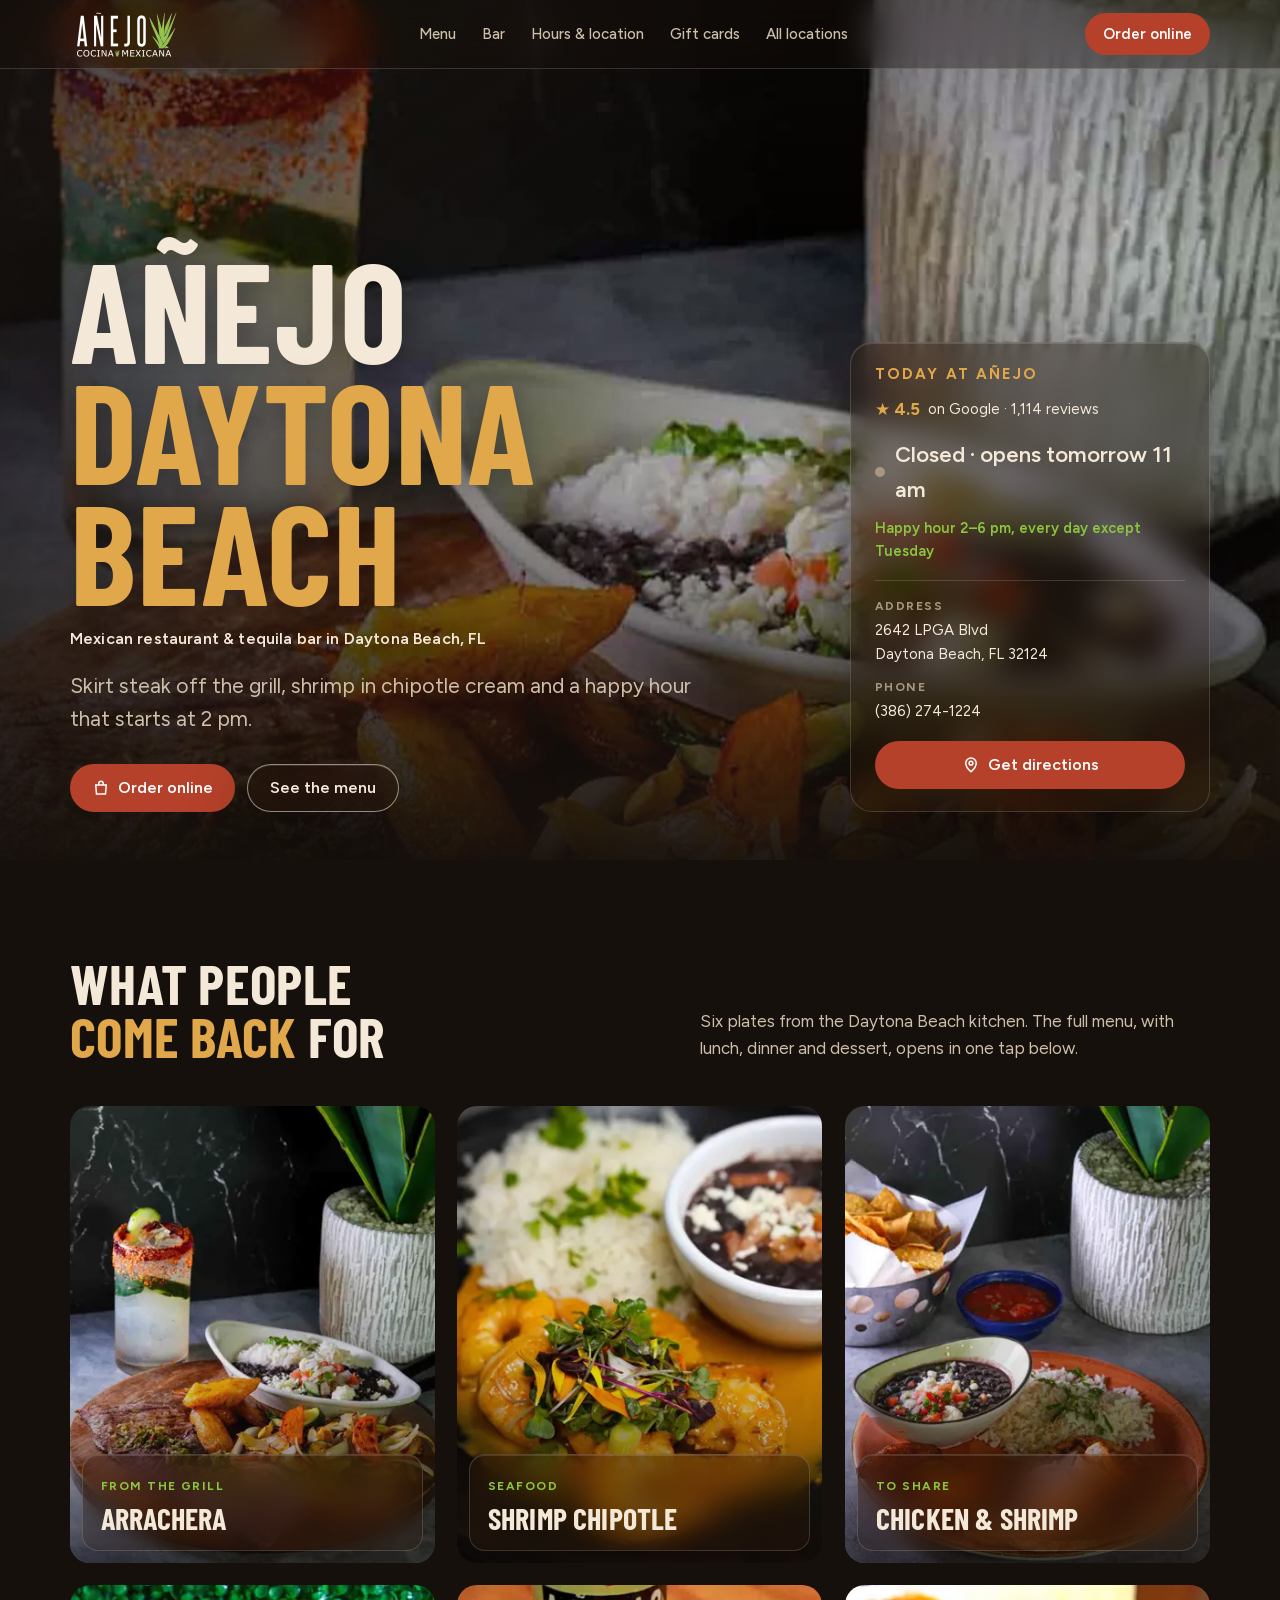
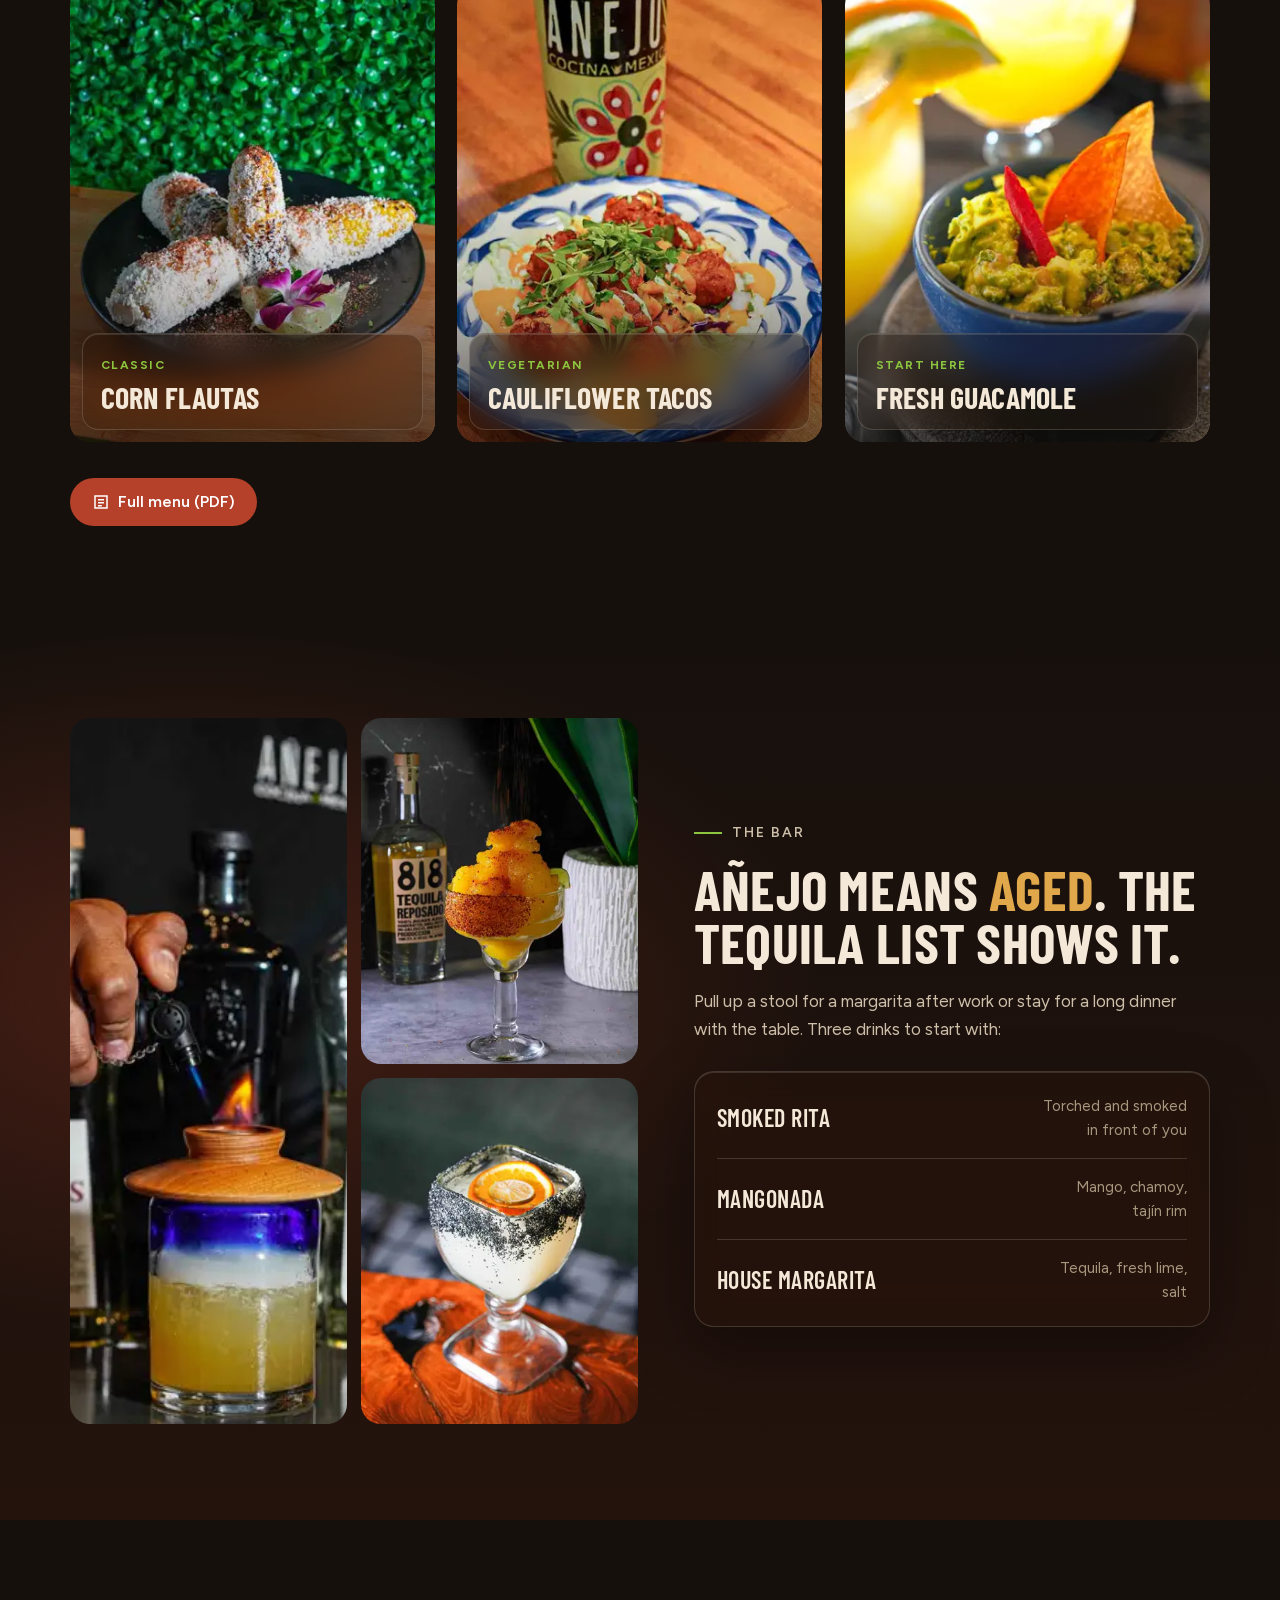
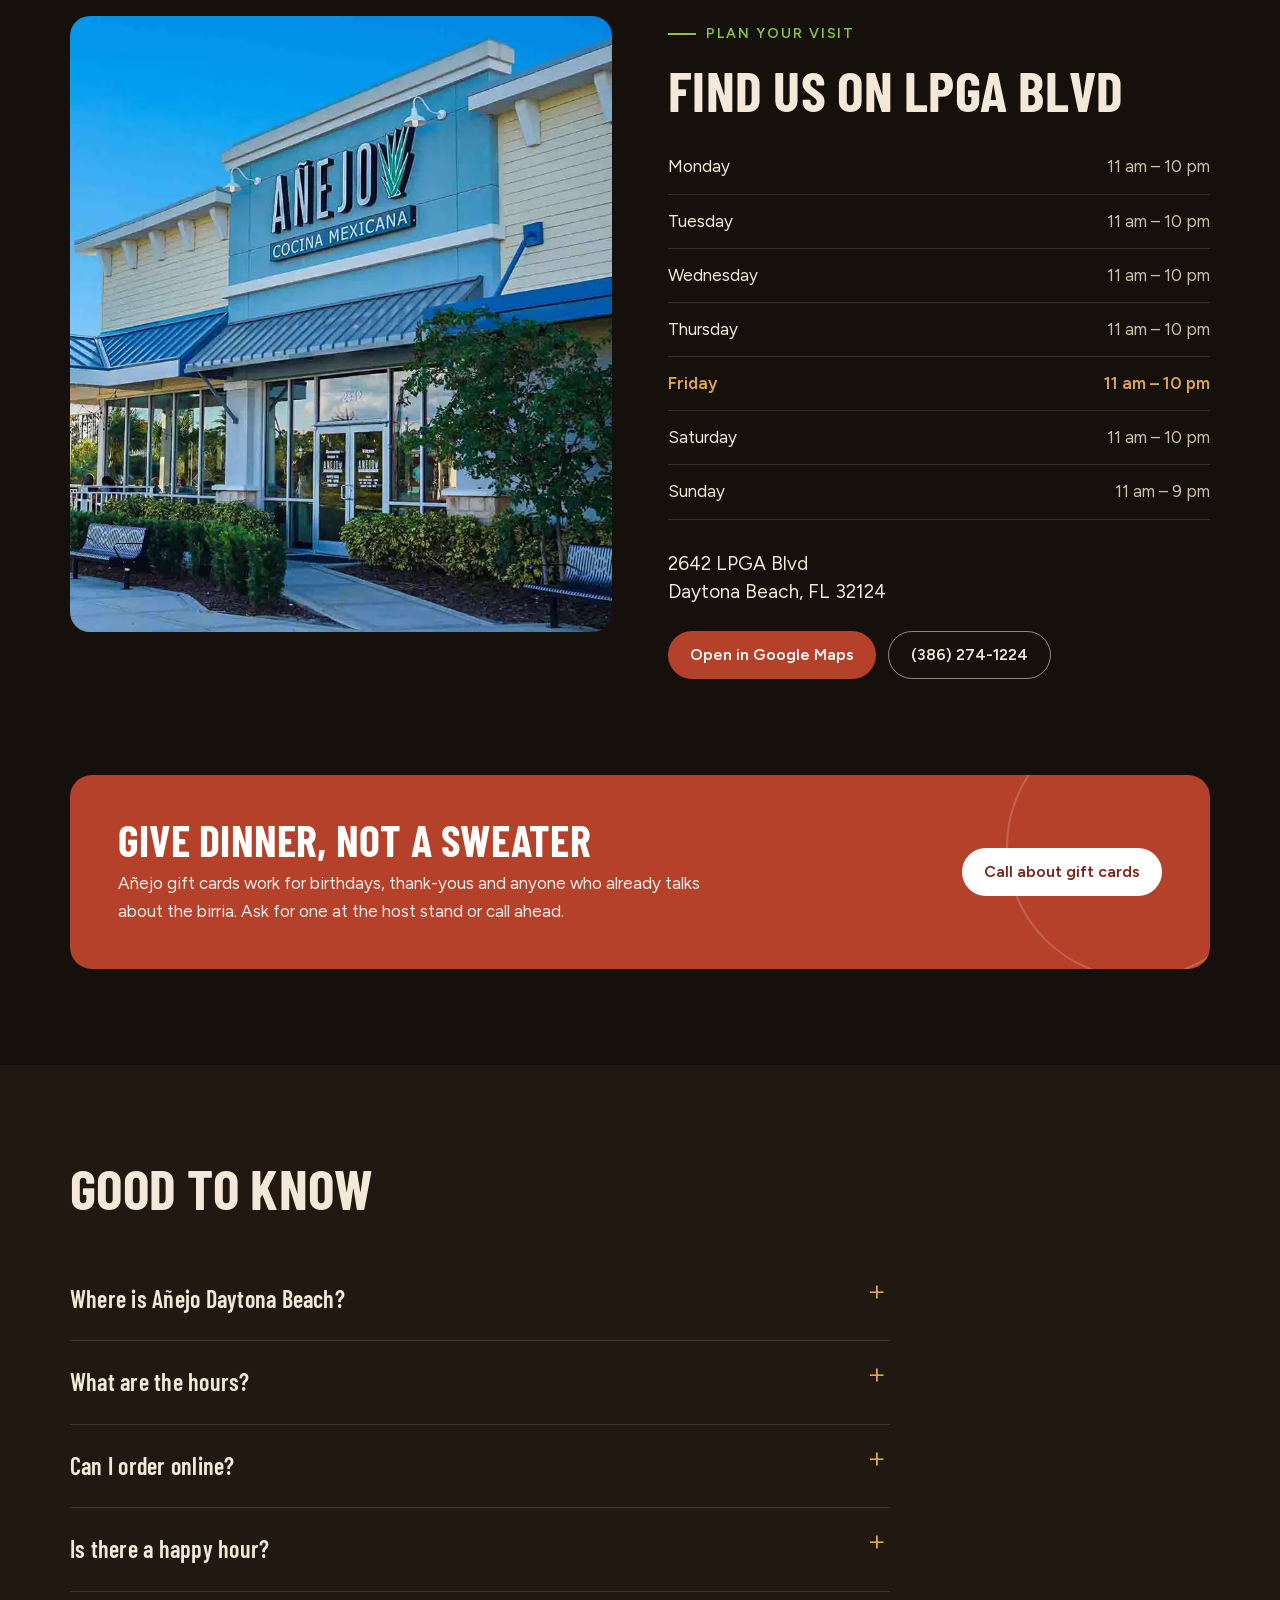
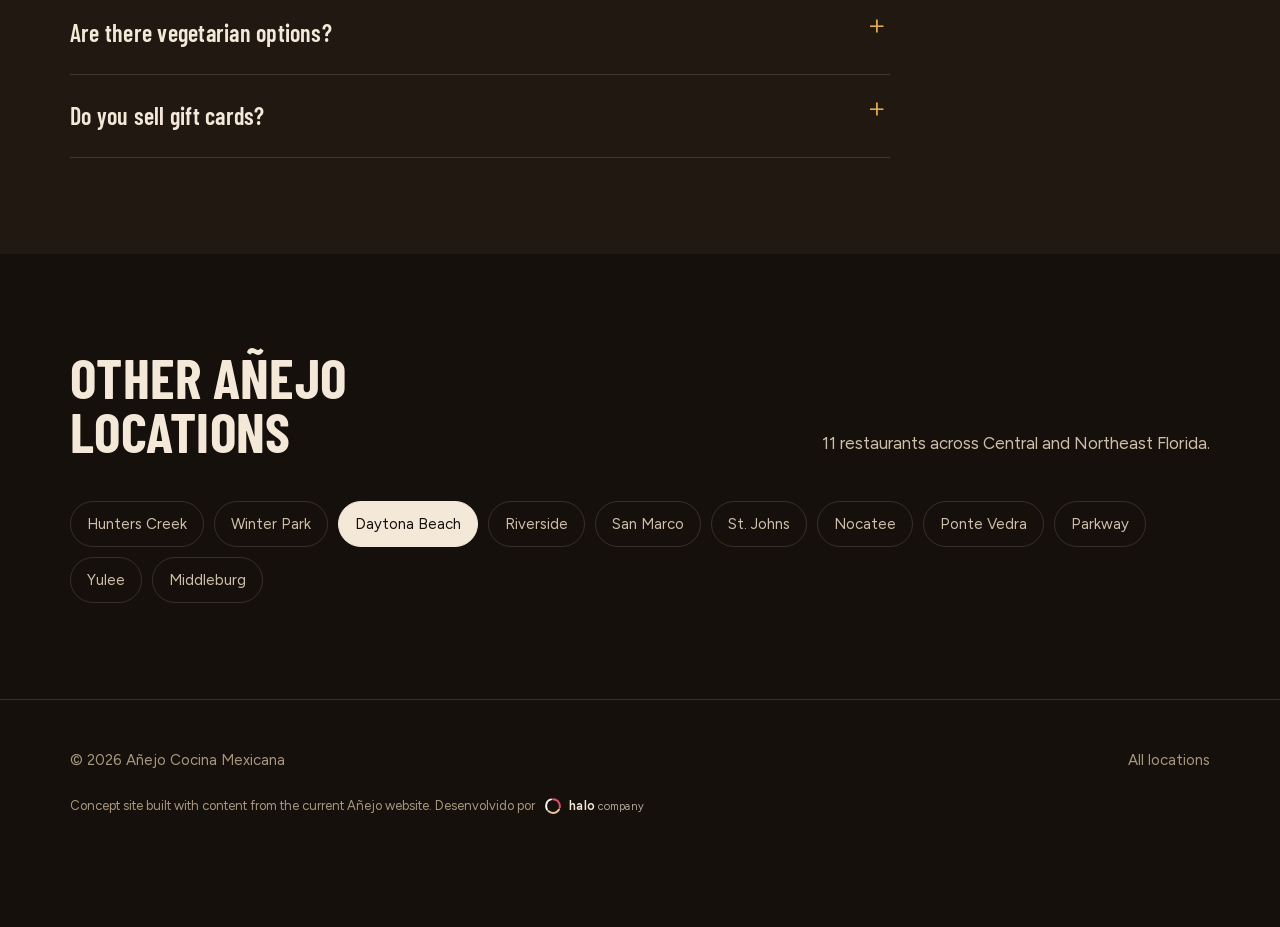
<file: daytona-beach/index.html>
<!doctype html>
<html lang="en" class="nojs">
<head>
<meta charset="utf-8">
<meta name="viewport" content="width=device-width, initial-scale=1">
<title>Añejo Daytona Beach | Mexican Restaurant &amp; Tequila Bar in Daytona Beach, FL</title>
<meta name="description" content="Añejo Daytona Beach: birria tacos, arrachera, smoked margaritas and a full tequila bar at 2642 LPGA Blvd, Daytona Beach. Mon–Sat 11 am–10 pm, Sun 11 am–9 pm.">
<meta name="robots" content="noindex, nofollow">
<link rel="canonical" href="https://anejococinamexicana.com/anejo-daytona/">
<meta name="theme-color" content="#16100c">
<link rel="icon" href="data:image/svg+xml,%3Csvg xmlns=%22http://www.w3.org/2000/svg%22 viewBox=%220 0 32 32%22%3E%3Crect width=%2232%22 height=%2232%22 rx=%227%22 fill=%22%2316100c%22/%3E%3Cpath d=%22M16 27 9 9l7 9 7-9z%22 fill=%22%238cc63f%22/%3E%3C/svg%3E">
<meta property="og:type" content="restaurant.restaurant">
<meta property="og:title" content="Añejo Daytona Beach | Mexican Restaurant &amp;amp; Tequila Bar in Daytona Beach, FL">
<meta property="og:description" content="Añejo Daytona Beach: birria tacos, arrachera, smoked margaritas and a full tequila bar at 2642 LPGA Blvd, Daytona Beach. Mon–Sat 11 am–10 pm, Sun 11 am–9 pm.">
<meta property="og:image" content="../assets/hero-arrachera-1600.webp">
<link rel="preload" href="../assets/barlow-condensed-700.woff2" as="font" type="font/woff2" crossorigin>
<link rel="preload" href="../assets/figtree.woff2" as="font" type="font/woff2" crossorigin>
<link rel="preload" as="image" href="../assets/hero-arrachera-960.webp" imagesrcset="../assets/hero-arrachera-960.webp 960w, ../assets/hero-arrachera-1600.webp 1600w" imagesizes="100vw" fetchpriority="high">
<style>
@font-face{font-family:"Barlow Condensed";src:url(../assets/barlow-condensed-700.woff2) format("woff2");font-weight:700;font-display:swap}
@font-face{font-family:"Barlow Condensed";src:url(../assets/barlow-condensed-600.woff2) format("woff2");font-weight:600;font-display:swap}
@font-face{font-family:"Figtree";src:url(../assets/figtree.woff2) format("woff2");font-weight:300 800;font-display:swap}
:root{
  --bg:#16100c;--bg-2:#211812;--bg-3:#2c2019;
  --cream:#f4e9d8;--cream-dim:#cdbfa9;--muted:#a8977f;
  --chile:#b5412a;--chile-hi:#c04a30;--agave:#8cc63f;--gold:#e0a84a;
  --line:rgba(244,233,216,.14);
  --display:"Barlow Condensed","Arial Narrow",Impact,sans-serif;
  --glass:rgba(34,22,15,.38);--glass-line:rgba(255,240,220,.16);
  --sans:"Figtree",system-ui,-apple-system,"Segoe UI",Roboto,sans-serif;
  --wrap:1180px;--r:14px;
}
*{box-sizing:border-box}
html{scroll-behavior:smooth;scroll-padding-top:80px;-webkit-text-size-adjust:100%}
@media (prefers-reduced-motion:reduce){html{scroll-behavior:auto}}
body{margin:0;background:var(--bg);color:var(--cream);font:400 17px/1.6 var(--sans)}
img{max-width:100%;height:auto;display:block}
a{color:inherit}
h1,h2,h3{font-family:var(--display);font-weight:700;line-height:.95;margin:0;letter-spacing:.005em;text-transform:uppercase}
.glass{background:var(--glass);-webkit-backdrop-filter:blur(14px) saturate(140%);backdrop-filter:blur(14px) saturate(140%);border:1px solid var(--glass-line);box-shadow:inset 0 1px 0 rgba(255,255,255,.12),0 24px 60px rgba(0,0,0,.35)}
em{font-style:normal;color:var(--gold)}
.wrap{max-width:var(--wrap);margin:0 auto;padding:0 20px}
.skip{position:absolute;left:-9999px}
.skip:focus{left:16px;top:16px;z-index:99;background:var(--cream);color:var(--bg);padding:8px 14px;border-radius:8px}
:focus-visible{outline:3px solid var(--gold);outline-offset:3px}

/* buttons */
.btn{display:inline-flex;align-items:center;justify-content:center;gap:.5em;min-height:48px;padding:0 22px;border-radius:999px;font:600 16px/1 var(--sans);text-decoration:none;white-space:nowrap;transition:background .2s,color .2s,border-color .2s}
.btn svg{width:18px;height:18px;flex:none}
.btn-main{background:var(--chile);color:#fff}
.btn-main:hover{background:var(--chile-hi)}
.btn-line{border:1.5px solid rgba(244,233,216,.55);color:var(--cream)}
.btn-line:hover{border-color:var(--cream);background:rgba(244,233,216,.08)}

/* header */
.top{position:fixed;top:0;left:0;right:0;z-index:20;background:rgba(22,16,12,.35);-webkit-backdrop-filter:blur(18px) saturate(160%);backdrop-filter:blur(18px) saturate(160%);border-bottom:1px solid var(--glass-line);transition:background .3s}
.top.solid{background:rgba(22,16,12,.72)}
.top .wrap{display:flex;align-items:center;justify-content:space-between;height:68px;gap:16px}
.logo img{width:112px;height:49px}
.nav{display:flex;gap:26px;font-size:15px;font-weight:500}
.nav a{text-decoration:none;color:var(--cream-dim)}
.nav a:hover{color:var(--cream)}
.top .btn{min-height:42px;padding:0 18px;font-size:15px}
@media (max-width:860px){.nav{display:none}}

/* hero */
.hero{position:relative;min-height:min(100vh,860px);display:flex;align-items:flex-end;overflow:hidden;padding:0}
.hero picture,.hero picture img{position:absolute;inset:0;width:100%;height:100%;object-fit:cover}
.hero picture img{transform-origin:60% 55%;animation:kb 16s cubic-bezier(.2,.6,.3,1) .4s both}
@keyframes kb{from{transform:scale(1.02)}to{transform:scale(1.12) translate(-1.5%,-1%)}}
.hero::after{content:"";position:absolute;inset:0;background:linear-gradient(180deg,rgba(22,16,12,.45) 0%,rgba(22,16,12,.1) 30%,rgba(22,16,12,.25) 55%,rgba(22,16,12,.96) 100%),linear-gradient(90deg,rgba(22,16,12,.7) 0%,rgba(22,16,12,0) 60%)}
.hero .wrap{position:relative;z-index:1;padding-top:130px;padding-bottom:48px;width:100%;display:grid;grid-template-columns:minmax(0,1fr) 360px;gap:40px;align-items:end}
.kicker{display:inline-flex;align-items:center;gap:10px;font-size:14px;font-weight:600;letter-spacing:.14em;text-transform:uppercase;color:var(--agave);margin:0 0 18px}
.kicker::before{content:"";width:28px;height:2px;background:var(--agave)}
.hero h1{font-size:clamp(64px,11vw,148px);line-height:.86;text-shadow:0 4px 30px rgba(0,0,0,.35)}
.hero h1 small{display:block;font:600 16px/1.4 var(--sans);letter-spacing:.01em;text-transform:none;color:var(--cream);margin-top:18px}
.hero .lead{font-size:clamp(18px,2.2vw,21px);color:var(--cream-dim);max-width:30em;margin:18px 0 28px}
.ctas{display:flex;flex-wrap:wrap;gap:12px}
.tonight{border-radius:22px;padding:24px 24px 22px}
.tonight h2{font-size:15px;font-family:var(--sans);font-weight:700;letter-spacing:.14em;color:var(--gold);margin-bottom:14px}
.status{display:flex;align-items:center;gap:10px;font-size:22px;font-weight:600;color:var(--cream);min-height:30px;margin:0 0 4px}
.dot{width:10px;height:10px;border-radius:50%;background:var(--muted);flex:none}
.status.open .dot{background:var(--agave);box-shadow:0 0 0 0 rgba(140,198,63,.6);animation:pulse 2.2s infinite}
@keyframes pulse{70%{box-shadow:0 0 0 10px rgba(140,198,63,0)}100%{box-shadow:0 0 0 0 rgba(140,198,63,0)}}
.tonight dl{margin:16px 0 18px;padding-top:16px;border-top:1px solid var(--glass-line);display:grid;gap:12px;font-size:15px}
.tonight dt{font-size:12px;font-weight:700;letter-spacing:.12em;text-transform:uppercase;color:var(--muted)}
.tonight dd{margin:2px 0 0;color:var(--cream)}
.tonight dd a{text-decoration:none}
.tonight .btn{width:100%}
@media (max-width:900px){.hero .wrap{grid-template-columns:minmax(0,1fr);gap:28px;padding-top:260px}.hero{min-height:0}}
@media (max-width:480px){.hero h1{font-size:clamp(54px,17vw,72px)}}

/* sections */
section{padding:96px 0}
.head{display:flex;justify-content:space-between;align-items:flex-end;gap:24px;margin-bottom:44px;flex-wrap:wrap}
.head h2{font-size:clamp(34px,5vw,56px);max-width:16ch}
.head p{max-width:30em;color:var(--cream-dim);margin:0}
@media (max-width:760px){section{padding:68px 0}}

/* menu */
.dishes{display:grid;grid-template-columns:repeat(3,1fr);gap:22px;list-style:none;margin:0;padding:0;perspective:1000px}
.dish{position:relative;border-radius:20px;overflow:hidden;aspect-ratio:4/5;background:var(--bg-2);isolation:isolate;transform:rotateX(var(--rx,0deg)) rotateY(var(--ry,0deg)) translateY(var(--ty,0));transition:transform .6s cubic-bezier(.2,.7,.2,1),box-shadow .6s;will-change:transform}
.dish img{position:absolute;inset:0;width:100%;height:100%;object-fit:cover;transition:transform 1.2s cubic-bezier(.2,.7,.2,1),filter .6s}
.dish::before{content:"";position:absolute;inset:0;z-index:1;pointer-events:none;background:radial-gradient(420px circle at var(--mx,50%) var(--my,30%),rgba(255,214,150,.28),transparent 45%);opacity:0;transition:opacity .5s}
.dish::after{content:"";position:absolute;inset:0;z-index:0;background:linear-gradient(180deg,transparent 45%,rgba(22,16,12,.55) 100%)}
.cap{position:absolute;left:12px;right:12px;bottom:12px;z-index:2;border-radius:16px;padding:16px 18px 17px}
.cap h3{font-size:30px;line-height:1}
.cap p{margin:0;color:var(--cream);font-size:15.5px;line-height:1.5;max-height:0;opacity:0;overflow:hidden;transition:max-height .5s ease,opacity .4s ease,margin .5s ease}
.tag{display:inline-block;font-size:12px;font-weight:700;letter-spacing:.12em;text-transform:uppercase;color:var(--agave);margin-bottom:6px}
@media (hover:hover) and (pointer:fine){
  .dish:hover{--ty:-6px;box-shadow:0 34px 70px rgba(0,0,0,.55),0 0 0 1px rgba(224,168,74,.4)}
  .dish:hover img{transform:scale(1.1);filter:saturate(1.18) brightness(1.06) contrast(1.04)}
  .dish:hover::before{opacity:1}
  .dish:hover .cap p{max-height:7em;opacity:1;margin-top:6px}
}
@media (hover:none){.cap p{max-height:none;opacity:1;margin-top:6px}}
@media (max-width:900px){.dishes{grid-template-columns:repeat(2,1fr)}}
@media (max-width:760px){
  .dishes{display:flex;overflow-x:auto;scroll-snap-type:x mandatory;gap:14px;margin:0 -20px;padding:0 20px 10px;scrollbar-width:none}
  .dishes::-webkit-scrollbar{display:none}
  .dish{flex:0 0 80%;scroll-snap-align:center;aspect-ratio:2/3}
  .cap{padding:13px 15px 14px}
  .cap h3{font-size:26px}
  .cap p{font-size:14.5px}
  .js .dish.reveal{opacity:1;transform:none;transition:none}
}
.swipe{display:none;margin-top:14px;font-size:14px;color:var(--muted)}
@media (max-width:760px){.swipe{display:block}}
.menu-links{display:flex;flex-wrap:wrap;gap:12px;margin-top:36px}

/* bar */
.bar{background:radial-gradient(900px 500px at 15% 40%,rgba(181,65,42,.28),transparent 70%),linear-gradient(180deg,var(--bg) 0%,#24130d 100%)}
.bar-grid{display:grid;grid-template-columns:1.1fr 1fr;gap:56px;align-items:center}
.bar-pics{display:grid;grid-template-columns:1fr 1fr;gap:14px}
.ph{border-radius:20px;overflow:hidden;position:relative}
.ph img{width:100%;height:100%;object-fit:cover;aspect-ratio:4/5;transition:transform 1.2s cubic-bezier(.2,.7,.2,1),filter .6s}
.bar-pics .ph:first-child{grid-row:span 2}
.bar-pics .ph:first-child img{aspect-ratio:auto}
@media (hover:hover) and (pointer:fine){.ph:hover img{transform:scale(1.08);filter:saturate(1.15) brightness(1.05)}}
.bar h2{font-size:clamp(34px,5vw,56px);margin-bottom:20px}
.bar p{color:var(--cream-dim)}
.drinks{list-style:none;padding:6px 22px;margin:28px 0 0;border-radius:20px}
.drinks li{display:flex;justify-content:space-between;align-items:center;gap:20px;padding:16px 0;border-bottom:1px solid var(--glass-line)}
.drinks li:last-child{border-bottom:0}
.drinks strong{font-family:var(--display);font-weight:600;font-size:24px;text-transform:uppercase;letter-spacing:.02em}
.drinks span{color:var(--muted);font-size:15px;text-align:right}
@media (max-width:900px){.bar-grid{grid-template-columns:1fr;gap:36px}}

/* visit */
.visit-grid{display:grid;grid-template-columns:1fr 1fr;gap:56px;align-items:start}
.visit-photo{border-radius:20px}
.visit-photo img{aspect-ratio:1200/1363}
.hours{width:100%;border-collapse:collapse;margin:24px 0 30px;font-size:17px}
.hours th,.hours td{padding:13px 0;border-bottom:1px solid var(--line);text-align:left;font-weight:400}
.hours td{text-align:right;color:var(--cream-dim)}
.hours tr.today th,.hours tr.today td{color:var(--gold);font-weight:600}
.addr{font-style:normal;font-size:19px;line-height:1.5}
.visit h2{font-size:clamp(34px,5vw,56px)}
@media (max-width:900px){.visit-grid{grid-template-columns:1fr;gap:36px}}

/* reveal */
.js .reveal{opacity:0;transform:translateY(30px);transition:opacity .9s ease,transform .9s cubic-bezier(.2,.7,.2,1);transition-delay:var(--d,0s)}
.js .reveal.in{opacity:1;transform:none}
.js .dish.reveal.in{transform:rotateX(var(--rx,0deg)) rotateY(var(--ry,0deg)) translateY(var(--ty,0))}
@media (prefers-reduced-motion:reduce){.hero picture img,.status.open .dot{animation:none}.js .reveal{opacity:1;transform:none;transition:none}.dish,.dish img,.ph img{transition:none}}

/* gift */
.gift{padding:0 0 96px}
.gift-card{display:grid;grid-template-columns:1fr auto;gap:28px;align-items:center;background:var(--chile);color:#fff;border-radius:22px;padding:44px 48px;position:relative;overflow:hidden}
.gift-card::after{content:"";position:absolute;right:-60px;top:-60px;width:260px;height:260px;border-radius:50%;border:2px solid rgba(255,255,255,.18)}
.gift-card h2{font-size:clamp(30px,4vw,44px);margin-bottom:10px}
.gift-card p{margin:0;max-width:36em;color:rgba(255,255,255,.9)}
.gift-card .btn{background:#fff;color:#7a2312;position:relative;z-index:1}
@media (max-width:760px){.gift-card{grid-template-columns:1fr;padding:32px 24px}}

/* faq */
.faq{background:var(--bg-2)}
.faq-list{max-width:820px}
.faq details{border-bottom:1px solid var(--line)}
.faq summary{cursor:pointer;list-style:none;padding:22px 40px 22px 0;font-family:var(--display);font-weight:600;font-size:24px;letter-spacing:.01em;position:relative}
.faq summary::-webkit-details-marker{display:none}
.faq summary::after{content:"+";position:absolute;right:4px;top:18px;font:300 30px/1 var(--sans);color:var(--gold)}
.faq details[open] summary::after{content:"–"}
.faq details p{margin:0 0 22px;color:var(--cream-dim);max-width:44em}

/* locations */
.locs{display:flex;flex-wrap:wrap;gap:10px;list-style:none;padding:0;margin:0}
.locs a{display:inline-block;padding:10px 16px;border:1px solid var(--line);border-radius:999px;text-decoration:none;font-size:15px;color:var(--cream-dim)}
.locs a:hover{border-color:var(--cream);color:var(--cream)}
.locs a[aria-current]{background:var(--cream);color:var(--bg);border-color:var(--cream)}

/* footer */
footer{border-top:1px solid var(--line);padding:48px 0 110px;font-size:15px;color:var(--muted)}
footer .wrap{display:flex;flex-wrap:wrap;justify-content:space-between;gap:24px;align-items:center}
footer nav{display:flex;gap:18px}
footer nav a{text-decoration:none}
footer nav a:hover{color:var(--cream)}
.desenvolvido{display:inline-flex;align-items:center;gap:8px}
.halo-credit{display:inline-flex;align-items:center;gap:6px;text-decoration:none;color:var(--cream)}
.halo-nome{font-weight:600;letter-spacing:.02em}
.halo-nome small{font-weight:400;opacity:.7}
.nota{width:100%;font-size:13px;margin:0}

/* mobile action bar */
.actionbar{position:fixed;left:0;right:0;bottom:0;z-index:30;display:none;grid-template-columns:repeat(3,1fr);background:rgba(22,16,12,.96);border-top:1px solid var(--line);padding:8px 8px calc(8px + env(safe-area-inset-bottom))}
.actionbar a{display:flex;flex-direction:column;align-items:center;gap:3px;padding:6px 0;text-decoration:none;font-size:13px;font-weight:600;color:var(--cream)}
.actionbar a svg{width:22px;height:22px;color:var(--gold)}
.actionbar a.hot svg{color:var(--chile-hi)}
@media (max-width:760px){.actionbar{display:grid}.top .btn{display:none}}

/* hub: locations grid */
.region{margin-top:64px}
.region:first-of-type{margin-top:0}
.region h2{font-size:clamp(28px,4vw,40px);margin-bottom:24px}
.region h2 small{display:block;font:500 16px/1.4 var(--sans);text-transform:none;color:var(--cream-dim);margin-top:8px;letter-spacing:0}
.loc-grid{display:grid;grid-template-columns:repeat(3,1fr);gap:22px;list-style:none;margin:0;padding:0;perspective:1000px}
.loc{position:relative;border-radius:20px;overflow:hidden;aspect-ratio:4/5;background:var(--bg-2);isolation:isolate;transform:rotateX(var(--rx,0deg)) rotateY(var(--ry,0deg)) translateY(var(--ty,0));transition:transform .6s cubic-bezier(.2,.7,.2,1),box-shadow .6s}
.loc img{position:absolute;inset:0;width:100%;height:100%;object-fit:cover;transition:transform 1.2s cubic-bezier(.2,.7,.2,1),filter .6s}
.loc::before{content:"";position:absolute;inset:0;z-index:1;pointer-events:none;background:radial-gradient(420px circle at var(--mx,50%) var(--my,30%),rgba(255,214,150,.25),transparent 45%);opacity:0;transition:opacity .5s}
.loc a{position:absolute;inset:0;z-index:3;text-decoration:none}
.loc .cap{display:flex;justify-content:space-between;align-items:flex-end;gap:12px}
.loc .cap p{max-height:none;opacity:1;margin-top:4px;color:var(--cream-dim);font-size:14.5px}
.loc .go{flex:none;width:42px;height:42px;border-radius:50%;background:var(--chile);display:grid;place-items:center;transition:transform .4s}
.loc .go svg{width:18px;height:18px;color:#fff}
.loc .rate{position:absolute;top:14px;left:14px;z-index:2;border-radius:999px;padding:6px 12px;font-size:13.5px;font-weight:600}
.loc .rate b{color:var(--gold)}
@media (hover:hover) and (pointer:fine){
  .loc:hover{--ty:-6px;box-shadow:0 34px 70px rgba(0,0,0,.55),0 0 0 1px rgba(224,168,74,.4)}
  .loc:hover img{transform:scale(1.08);filter:saturate(1.15) brightness(1.05)}
  .loc:hover::before{opacity:1}
  .loc:hover .go{transform:translateX(4px)}
}
@media (max-width:900px){.loc-grid{grid-template-columns:repeat(2,1fr)}}
@media (max-width:560px){.loc-grid{grid-template-columns:1fr}.loc{aspect-ratio:4/3.4}}
.hub-hero .wrap{grid-template-columns:minmax(0,1fr)}
.hub-hero .lead{max-width:36em}
.rating{display:inline-flex;align-items:center;gap:8px;margin:0 0 14px;font-size:15px;color:var(--cream)}
.rating b{color:var(--gold);font-size:17px}
.hh{margin:10px 0 0;font-size:14.5px;color:var(--agave);font-weight:600}

</style>
<script type="application/ld+json">
{
 "@context": "https://schema.org",
 "@graph": [
  {
   "@type": "Restaurant",
   "@id": "https://anejococinamexicana.com/anejo-daytona/#restaurant",
   "name": "Añejo Cocina Mexicana – Daytona Beach",
   "url": "https://anejococinamexicana.com/anejo-daytona/",
   "telephone": "+13862741224",
   "servesCuisine": [
    "Mexican"
   ],
   "priceRange": "$$",
   "address": {
    "@type": "PostalAddress",
    "streetAddress": "2642 LPGA Blvd",
    "addressLocality": "Daytona Beach",
    "addressRegion": "FL",
    "postalCode": "32124",
    "addressCountry": "US"
   },
   "geo": {
    "@type": "GeoCoordinates",
    "latitude": 29.2144273,
    "longitude": -81.1185726
   },
   "hasMap": "https://www.google.com/maps?cid=5490142211874743227",
   "openingHoursSpecification": [
    {
     "@type": "OpeningHoursSpecification",
     "dayOfWeek": [
      "Monday",
      "Tuesday",
      "Wednesday",
      "Thursday",
      "Friday",
      "Saturday"
     ],
     "opens": "11:00",
     "closes": "22:00"
    },
    {
     "@type": "OpeningHoursSpecification",
     "dayOfWeek": [
      "Sunday"
     ],
     "opens": "11:00",
     "closes": "21:00"
    }
   ],
   "hasMenu": "https://anejococinamexicana.com/wp-content/uploads/2026/05/Anejo-Daytona-Beach-Menus-2026.pdf",
   "potentialAction": {
    "@type": "OrderAction",
    "target": "https://oo.viguest.com/?siteName=AnejoDaytona"
   },
   "sameAs": [
    "https://www.facebook.com/anejococinadaytonabeach/",
    "https://www.instagram.com/anejodaytona/"
   ],
   "parentOrganization": {
    "@type": "Organization",
    "name": "Añejo Cocina Mexicana",
    "url": "https://anejococinamexicana.com/"
   }
  },
  {
   "@type": "BreadcrumbList",
   "itemListElement": [
    {
     "@type": "ListItem",
     "position": 1,
     "name": "Home",
     "item": "https://anejococinamexicana.com/"
    },
    {
     "@type": "ListItem",
     "position": 2,
     "name": "Locations",
     "item": "https://anejococinamexicana.com/locations/"
    },
    {
     "@type": "ListItem",
     "position": 3,
     "name": "Daytona Beach"
    }
   ]
  },
  {
   "@type": "FAQPage",
   "mainEntity": [
    {
     "@type": "Question",
     "name": "Where is Añejo Daytona Beach?",
     "acceptedAnswer": {
      "@type": "Answer",
      "text": "2642 LPGA Blvd, Daytona Beach, FL 32124, on LPGA Blvd."
     }
    },
    {
     "@type": "Question",
     "name": "What are the hours?",
     "acceptedAnswer": {
      "@type": "Answer",
      "text": "Monday to Saturday from 11 am to 10 pm, and Sunday from 11 am to 9 pm."
     }
    },
    {
     "@type": "Question",
     "name": "Can I order online?",
     "acceptedAnswer": {
      "@type": "Answer",
      "text": "Yes. Order pickup online through the Añejo Daytona Beach ordering page, or call (386) 274-1224."
     }
    },
    {
     "@type": "Question",
     "name": "Is there a happy hour?",
     "acceptedAnswer": {
      "@type": "Answer",
      "text": "Happy hour 2–6 pm, every day except Tuesday."
     }
    },
    {
     "@type": "Question",
     "name": "Are there vegetarian options?",
     "acceptedAnswer": {
      "@type": "Answer",
      "text": "Yes. The cauliflower tacos are vegetarian, and the guacamole, made to order, is a good start for any table."
     }
    },
    {
     "@type": "Question",
     "name": "Do you sell gift cards?",
     "acceptedAnswer": {
      "@type": "Answer",
      "text": "Yes. Añejo gift cards are available at the restaurant."
     }
    }
   ]
  }
 ]
}
</script>
</head>
<body>
<a class="skip" href="#main">Skip to content</a>
<header class="top">
  <div class="wrap">
    <a class="logo" href="../" aria-label="Añejo Cocina Mexicana, all locations"><img src="../assets/logo-224.webp" width="112" height="49" alt="Añejo Cocina Mexicana"></a>
    <nav class="nav" aria-label="Main"><a href="#menu">Menu</a><a href="#bar">Bar</a><a href="#visit">Hours &amp; location</a><a href="#gift">Gift cards</a><a href="../#locations">All locations</a></nav>
    <a class="btn btn-main" href="https://oo.viguest.com/?siteName=AnejoDaytona" target="_blank" rel="noopener">Order online</a>
  </div>
</header>

<main id="main">
  <section class="hero" aria-labelledby="h1">
    <picture>
      <img src="../assets/hero-arrachera-960.webp" srcset="../assets/hero-arrachera-960.webp 960w, ../assets/hero-arrachera-1600.webp 1600w" sizes="100vw" width="1600" height="1200" alt="Arrachera skirt steak sliced on a plate with rice and beans" fetchpriority="high">
    </picture>
    <div class="wrap">
      <div>
        <h1 id="h1">Añejo <em>Daytona Beach</em><small>Mexican restaurant &amp; tequila bar in Daytona Beach, FL</small></h1>
        <p class="lead">Skirt steak off the grill, shrimp in chipotle cream and a happy hour that starts at 2 pm.</p>
        <div class="ctas">
          <a class="btn btn-main" href="https://oo.viguest.com/?siteName=AnejoDaytona" target="_blank" rel="noopener"><svg viewBox="0 0 24 24" fill="none" stroke="currentColor" stroke-width="2" aria-hidden="true"><path d="M5 8h14l-1 12H6z"/><path d="M9 8V6a3 3 0 0 1 6 0v2"/></svg>Order online</a>
          <a class="btn btn-line glass" href="#menu">See the menu</a>
        </div>
      </div>
      <aside class="tonight glass" aria-label="Today at Añejo Daytona Beach">
        <h2>Today at Añejo</h2>
        <p class="rating"><b>★ 4.5</b> on Google · 1,114 reviews</p>
        <p class="status" data-horas='[[660,1260],[660,1320],[660,1320],[660,1320],[660,1320],[660,1320],[660,1320]]' aria-live="polite"><span class="dot"></span><span class="st">Mon–Sat 11 am–10 pm</span></p>
        <p class="hh">Happy hour 2–6 pm, every day except Tuesday</p>
        <dl>
          <div><dt>Address</dt><dd>2642 LPGA Blvd<br>Daytona Beach, FL 32124</dd></div>
          <div><dt>Phone</dt><dd><a href="tel:+13862741224">(386) 274-1224</a></dd></div>
        </dl>
        <a class="btn btn-main" href="https://www.google.com/maps?cid=5490142211874743227" target="_blank" rel="noopener"><svg viewBox="0 0 24 24" fill="none" stroke="currentColor" stroke-width="2" aria-hidden="true"><path d="M12 21s-7-6.2-7-11.5A7 7 0 0 1 19 9.5C19 14.8 12 21 12 21z"/><circle cx="12" cy="9.5" r="2.5"/></svg>Get directions</a>
      </aside>
    </div>
  </section>

  <section id="menu" aria-labelledby="menu-h">
    <div class="wrap">
      <div class="head reveal">
        <h2 id="menu-h">What people <em>come back</em> for</h2>
        <p>Six plates from the Daytona Beach kitchen. The full menu, with lunch, dinner and dessert, opens in one tap below.</p>
      </div>
      <ul class="dishes">
        <li class="dish reveal" style="--d:0.00s">
          <img src="../assets/arrachera-400.webp" srcset="../assets/arrachera-260.webp 260w, ../assets/arrachera-400.webp 400w, ../assets/arrachera-720.webp 720w" sizes="(max-width:760px) 80vw, (max-width:900px) 50vw, 380px" width="720" height="900" alt="Arrachera skirt steak sliced on a plate" loading="lazy">
          <div class="cap glass"><span class="tag">From the grill</span><h3>Arrachera</h3><p>Marinated skirt steak, grilled and sliced, served with rice, beans and tortillas.</p></div>
        </li>
        <li class="dish reveal" style="--d:0.08s">
          <img src="../assets/shrimp-chipotle-400.webp" srcset="../assets/shrimp-chipotle-260.webp 260w, ../assets/shrimp-chipotle-400.webp 400w, ../assets/shrimp-chipotle-720.webp 720w" sizes="(max-width:760px) 80vw, (max-width:900px) 50vw, 380px" width="720" height="900" alt="Shrimp in chipotle cream sauce" loading="lazy">
          <div class="cap glass"><span class="tag">Seafood</span><h3>Shrimp Chipotle</h3><p>Shrimp in a smoky chipotle cream. Ask for extra tortillas to clean the plate.</p></div>
        </li>
        <li class="dish reveal" style="--d:0.16s">
          <img src="../assets/chicken-shrimp-400.webp" srcset="../assets/chicken-shrimp-260.webp 260w, ../assets/chicken-shrimp-400.webp 400w, ../assets/chicken-shrimp-720.webp 720w" sizes="(max-width:760px) 80vw, (max-width:900px) 50vw, 380px" width="720" height="900" alt="Grilled chicken and shrimp platter with peppers and onions" loading="lazy">
          <div class="cap glass"><span class="tag">To share</span><h3>Chicken &amp; Shrimp</h3><p>Grilled chicken and shrimp over peppers and onions, sizzling when it lands.</p></div>
        </li>
        <li class="dish reveal" style="--d:0.00s">
          <img src="../assets/flautas-400.webp" srcset="../assets/flautas-260.webp 260w, ../assets/flautas-400.webp 400w, ../assets/flautas-720.webp 720w" sizes="(max-width:760px) 80vw, (max-width:900px) 50vw, 380px" width="720" height="900" alt="Crispy corn flautas topped with cream and cheese" loading="lazy">
          <div class="cap glass"><span class="tag">Classic</span><h3>Corn Flautas</h3><p>Rolled corn tortillas fried crisp, topped with crema, cheese and salsa.</p></div>
        </li>
        <li class="dish reveal" style="--d:0.08s">
          <img src="../assets/cauliflower-tacos-400.webp" srcset="../assets/cauliflower-tacos-260.webp 260w, ../assets/cauliflower-tacos-400.webp 400w, ../assets/cauliflower-tacos-720.webp 720w" sizes="(max-width:760px) 80vw, (max-width:900px) 50vw, 380px" width="720" height="900" alt="Cauliflower tacos with fresh toppings" loading="lazy">
          <div class="cap glass"><span class="tag">Vegetarian</span><h3>Cauliflower Tacos</h3><p>Roasted cauliflower in corn tortillas. The meat-free pick that nobody treats as second best.</p></div>
        </li>
        <li class="dish reveal" style="--d:0.16s">
          <img src="../assets/guacamole-400.webp" srcset="../assets/guacamole-260.webp 260w, ../assets/guacamole-400.webp 400w, ../assets/guacamole-720.webp 720w" sizes="(max-width:760px) 80vw, (max-width:900px) 50vw, 380px" width="720" height="900" alt="Fresh guacamole in a stone bowl with tortilla chips" loading="lazy">
          <div class="cap glass"><span class="tag">Start here</span><h3>Fresh Guacamole</h3><p>Made to order with ripe avocado, onion, cilantro and lime.</p></div>
        </li>
      </ul>
      <p class="swipe" aria-hidden="true">Swipe for more →</p>
      <div class="menu-links"><a class="btn btn-main" href="https://anejococinamexicana.com/wp-content/uploads/2026/05/Anejo-Daytona-Beach-Menus-2026.pdf" target="_blank" rel="noopener"><svg viewBox="0 0 24 24" fill="none" stroke="currentColor" stroke-width="2" aria-hidden="true"><path d="M4 4h16v16H4z"/><path d="M8 9h8M8 13h8M8 17h5"/></svg>Full menu (PDF)</a></div>
    </div>
  </section>

  <section id="bar" class="bar" aria-labelledby="bar-h">
    <div class="wrap bar-grid">
      <div class="bar-pics reveal">
        <div class="ph"><img src="../assets/smoked-rita-400.webp" srcset="../assets/smoked-rita-400.webp 400w, ../assets/smoked-rita-720.webp 720w" sizes="(max-width:900px) 50vw, 300px" width="720" height="900" alt="Smoked margarita being torched next to tequila bottles" loading="lazy"></div>
        <div class="ph"><img src="../assets/mangonada-400.webp" srcset="../assets/mangonada-400.webp 400w, ../assets/mangonada-720.webp 720w" sizes="(max-width:900px) 50vw, 300px" width="720" height="900" alt="Mangonada with chamoy and tajín rim" loading="lazy"></div>
        <div class="ph"><img src="../assets/house-margarita-400.webp" srcset="../assets/house-margarita-400.webp 400w, ../assets/house-margarita-720.webp 720w" sizes="(max-width:900px) 50vw, 300px" width="720" height="900" alt="House margarita with salted rim and lime" loading="lazy"></div>
      </div>
      <div>
        <p class="kicker">The bar</p>
        <h2 id="bar-h">Añejo means <em>aged</em>. The tequila list shows it.</h2>
        <p>Pull up a stool for a margarita after work or stay for a long dinner with the table. Three drinks to start with:</p>
        <ul class="drinks glass">
          <li><strong>Smoked Rita</strong><span>Torched and smoked<br>in front of you</span></li>
          <li><strong>Mangonada</strong><span>Mango, chamoy,<br>tajín rim</span></li>
          <li><strong>House Margarita</strong><span>Tequila, fresh lime,<br>salt</span></li>
        </ul>
      </div>
    </div>
  </section>

  <section id="visit" class="visit" aria-labelledby="visit-h">
    <div class="wrap visit-grid">
      <div class="visit-photo ph reveal">
        <img src="../assets/fachada-daytona-beach-480.webp" srcset="../assets/fachada-daytona-beach-480.webp 480w, ../assets/fachada-daytona-beach-800.webp 800w" sizes="(max-width:900px) 100vw, 560px" width="800" height="909" alt="Añejo Daytona Beach storefront" loading="lazy">
      </div>
      <div>
        <p class="kicker">Plan your visit</p>
        <h2 id="visit-h">Find us on LPGA Blvd</h2>
        <table class="hours" aria-label="Opening hours">
          <tbody>
            <tr data-d="1"><th scope="row">Monday</th><td>11 am – 10 pm</td></tr>
            <tr data-d="2"><th scope="row">Tuesday</th><td>11 am – 10 pm</td></tr>
            <tr data-d="3"><th scope="row">Wednesday</th><td>11 am – 10 pm</td></tr>
            <tr data-d="4"><th scope="row">Thursday</th><td>11 am – 10 pm</td></tr>
            <tr data-d="5"><th scope="row">Friday</th><td>11 am – 10 pm</td></tr>
            <tr data-d="6"><th scope="row">Saturday</th><td>11 am – 10 pm</td></tr>
            <tr data-d="0"><th scope="row">Sunday</th><td>11 am – 9 pm</td></tr>
          </tbody>
        </table>
        <address class="addr">2642 LPGA Blvd<br>Daytona Beach, FL 32124</address>
        <div class="ctas" style="margin-top:24px">
          <a class="btn btn-main" href="https://www.google.com/maps?cid=5490142211874743227" target="_blank" rel="noopener">Open in Google Maps</a>
          <a class="btn btn-line" href="tel:+13862741224">(386) 274-1224</a>
        </div>
      </div>
    </div>
  </section>

  <div class="gift" id="gift">
    <div class="wrap">
      <div class="gift-card">
        <div>
          <h2>Give dinner, not a sweater</h2>
          <p>Añejo gift cards work for birthdays, thank-yous and anyone who already talks about the birria. Ask for one at the host stand or call ahead.</p>
        </div>
        <a class="btn" href="tel:+13862741224">Call about gift cards</a>
      </div>
    </div>
  </div>

  <section class="faq" aria-labelledby="faq-h">
    <div class="wrap">
      <div class="head reveal"><h2 id="faq-h">Good to know</h2></div>
      <div class="faq-list">
        <details><summary>Where is Añejo Daytona Beach?</summary><p>2642 LPGA Blvd, Daytona Beach, FL 32124, on LPGA Blvd.</p></details>
        <details><summary>What are the hours?</summary><p>Monday to Saturday from 11 am to 10 pm, and Sunday from 11 am to 9 pm.</p></details>
        <details><summary>Can I order online?</summary><p>Yes. Order pickup online through the Añejo Daytona Beach ordering page, or call (386) 274-1224.</p></details>
        <details><summary>Is there a happy hour?</summary><p>Happy hour 2–6 pm, every day except Tuesday.</p></details>
        <details><summary>Are there vegetarian options?</summary><p>Yes. The cauliflower tacos are vegetarian, and the guacamole, made to order, is a good start for any table.</p></details>
        <details><summary>Do you sell gift cards?</summary><p>Yes. Añejo gift cards are available at the restaurant.</p></details>
      </div>
    </div>
  </section>

  <section id="locations" aria-labelledby="loc-h">
    <div class="wrap">
      <div class="head reveal"><h2 id="loc-h">Other Añejo locations</h2><p>11 restaurants across Central and Northeast Florida.</p></div>
      <ul class="locs">
        <li><a href="../hunters-creek/">Hunters Creek</a></li>
        <li><a href="../winter-park/">Winter Park</a></li>
        <li><a href="../daytona-beach/" aria-current="page">Daytona Beach</a></li>
        <li><a href="../riverside/">Riverside</a></li>
        <li><a href="../san-marco/">San Marco</a></li>
        <li><a href="../st-johns/">St. Johns</a></li>
        <li><a href="../nocatee/">Nocatee</a></li>
        <li><a href="../ponte-vedra/">Ponte Vedra</a></li>
        <li><a href="../parkway/">Parkway</a></li>
        <li><a href="../yulee/">Yulee</a></li>
        <li><a href="../middleburg/">Middleburg</a></li>
      </ul>
    </div>
  </section>
</main>

<footer>
  <div class="wrap">
    <span>© 2026 Añejo Cocina Mexicana</span>
    <nav aria-label="Site"><a href="../">All locations</a></nav>
    <p class="nota">Concept site built with content from the current Añejo website. <span class="desenvolvido">Desenvolvido por <a href="https://haloconsulting.com.br/" target="_blank" rel="noopener" class="halo-credit"><svg viewBox="0 0 32 32" width="20" height="20" aria-hidden="true"><g transform="rotate(-90 16 16)" fill="none" stroke-width="3.2" stroke-linecap="round"><circle cx="16" cy="16" r="11" pathLength="300" stroke="#E0506F" stroke-dasharray="86 214"/><circle cx="16" cy="16" r="11" pathLength="300" stroke="#E7C493" stroke-dasharray="86 214" stroke-dashoffset="-100"/><circle cx="16" cy="16" r="11" pathLength="300" stroke="#F8F3EB" stroke-dasharray="86 214" stroke-dashoffset="-200"/></g></svg><span class="halo-nome">halo <small>company</small></span></a></span></p>
  </div>
</footer>

<nav class="actionbar" aria-label="Quick actions" style="grid-template-columns:repeat(4,1fr)">
  <a class="hot" href="tel:+13862741224"><svg viewBox="0 0 24 24" fill="none" stroke="currentColor" stroke-width="2" aria-hidden="true"><path d="M5 4h4l2 5-2.5 1.5a11 11 0 0 0 5 5L15 13l5 2v4a2 2 0 0 1-2 2A16 16 0 0 1 3 6a2 2 0 0 1 2-2"/></svg>Call</a>
  <a href="https://oo.viguest.com/?siteName=AnejoDaytona" target="_blank" rel="noopener"><svg viewBox="0 0 24 24" fill="none" stroke="currentColor" stroke-width="2" aria-hidden="true"><path d="M5 8h14l-1 12H6z"/><path d="M9 8V6a3 3 0 0 1 6 0v2"/></svg>Order</a>
  <a href="#menu"><svg viewBox="0 0 24 24" fill="none" stroke="currentColor" stroke-width="2" aria-hidden="true"><path d="M4 4h16v16H4z"/><path d="M8 9h8M8 13h8M8 17h5"/></svg>Menu</a>
  <a href="https://www.google.com/maps?cid=5490142211874743227" target="_blank" rel="noopener"><svg viewBox="0 0 24 24" fill="none" stroke="currentColor" stroke-width="2" aria-hidden="true"><path d="M12 21s-7-6.2-7-11.5A7 7 0 0 1 19 9.5C19 14.8 12 21 12 21z"/><circle cx="12" cy="9.5" r="2.5"/></svg>Directions</a>
</nav>
<script>
(function(){
  var d=document.documentElement;d.classList.remove('nojs');d.classList.add('js');
  var top=document.querySelector('.top');
  var onS=function(){top.classList.toggle('solid',scrollY>60)};onS();addEventListener('scroll',onS,{passive:true});
  var p;try{p=new Intl.DateTimeFormat('en-US',{timeZone:'America/New_York',weekday:'short',hour:'numeric',minute:'numeric',hour12:false}).formatToParts(new Date());}catch(e){}
  if(p){
    var g=function(t){for(var i=0;i<p.length;i++)if(p[i].type===t)return p[i].value};
    var dia=['Sun','Mon','Tue','Wed','Thu','Fri','Sat'].indexOf(g('weekday')),min=(parseInt(g('hour'),10)%24)*60+parseInt(g('minute'),10);
    var fmt=function(x){var h=Math.floor(x/60),mm=x%60,s=h>=12&&h<24?'pm':'am';h=h%12||12;return h+(mm?':'+(mm<10?'0':'')+mm:'')+' '+s};
    document.querySelectorAll('[data-horas]').forEach(function(el){
      var H=JSON.parse(el.getAttribute('data-horas')),o=H[dia],txt=el.querySelector('.st');
      if(min>=o[0]&&min<o[1]){el.classList.add('open');txt.textContent='Open now · until '+fmt(o[1]);}
      else txt.textContent=min<o[0]?'Opens today at '+fmt(o[0]):'Closed · opens tomorrow '+fmt(H[(dia+1)%7][0]);
    });
    var row=document.querySelector('.hours tr[data-d="'+dia+'"]');if(row)row.className='today';
  }
  var rm=matchMedia('(prefers-reduced-motion: reduce)').matches,els=document.querySelectorAll('.reveal');
  if(rm||!('IntersectionObserver' in window)){els.forEach(function(e){e.classList.add('in')});}
  else{var io=new IntersectionObserver(function(es){es.forEach(function(e){if(e.isIntersecting){e.target.classList.add('in');io.unobserve(e.target)}})},{rootMargin:'0px 0px -8% 0px'});els.forEach(function(e){io.observe(e)});}
  if(rm||!matchMedia('(hover:hover) and (pointer:fine)').matches)return;
  document.querySelectorAll('.dish,.loc').forEach(function(c){
    c.addEventListener('pointermove',function(e){var r=c.getBoundingClientRect(),x=(e.clientX-r.left)/r.width,y=(e.clientY-r.top)/r.height;
      c.style.setProperty('--ry',((x-.5)*8).toFixed(2)+'deg');c.style.setProperty('--rx',((.5-y)*8).toFixed(2)+'deg');
      c.style.setProperty('--mx',(x*100).toFixed(1)+'%');c.style.setProperty('--my',(y*100).toFixed(1)+'%');});
    c.addEventListener('pointerleave',function(){c.style.setProperty('--rx','0deg');c.style.setProperty('--ry','0deg')});
  });
})();
</script>
</body>
</html>
</file>
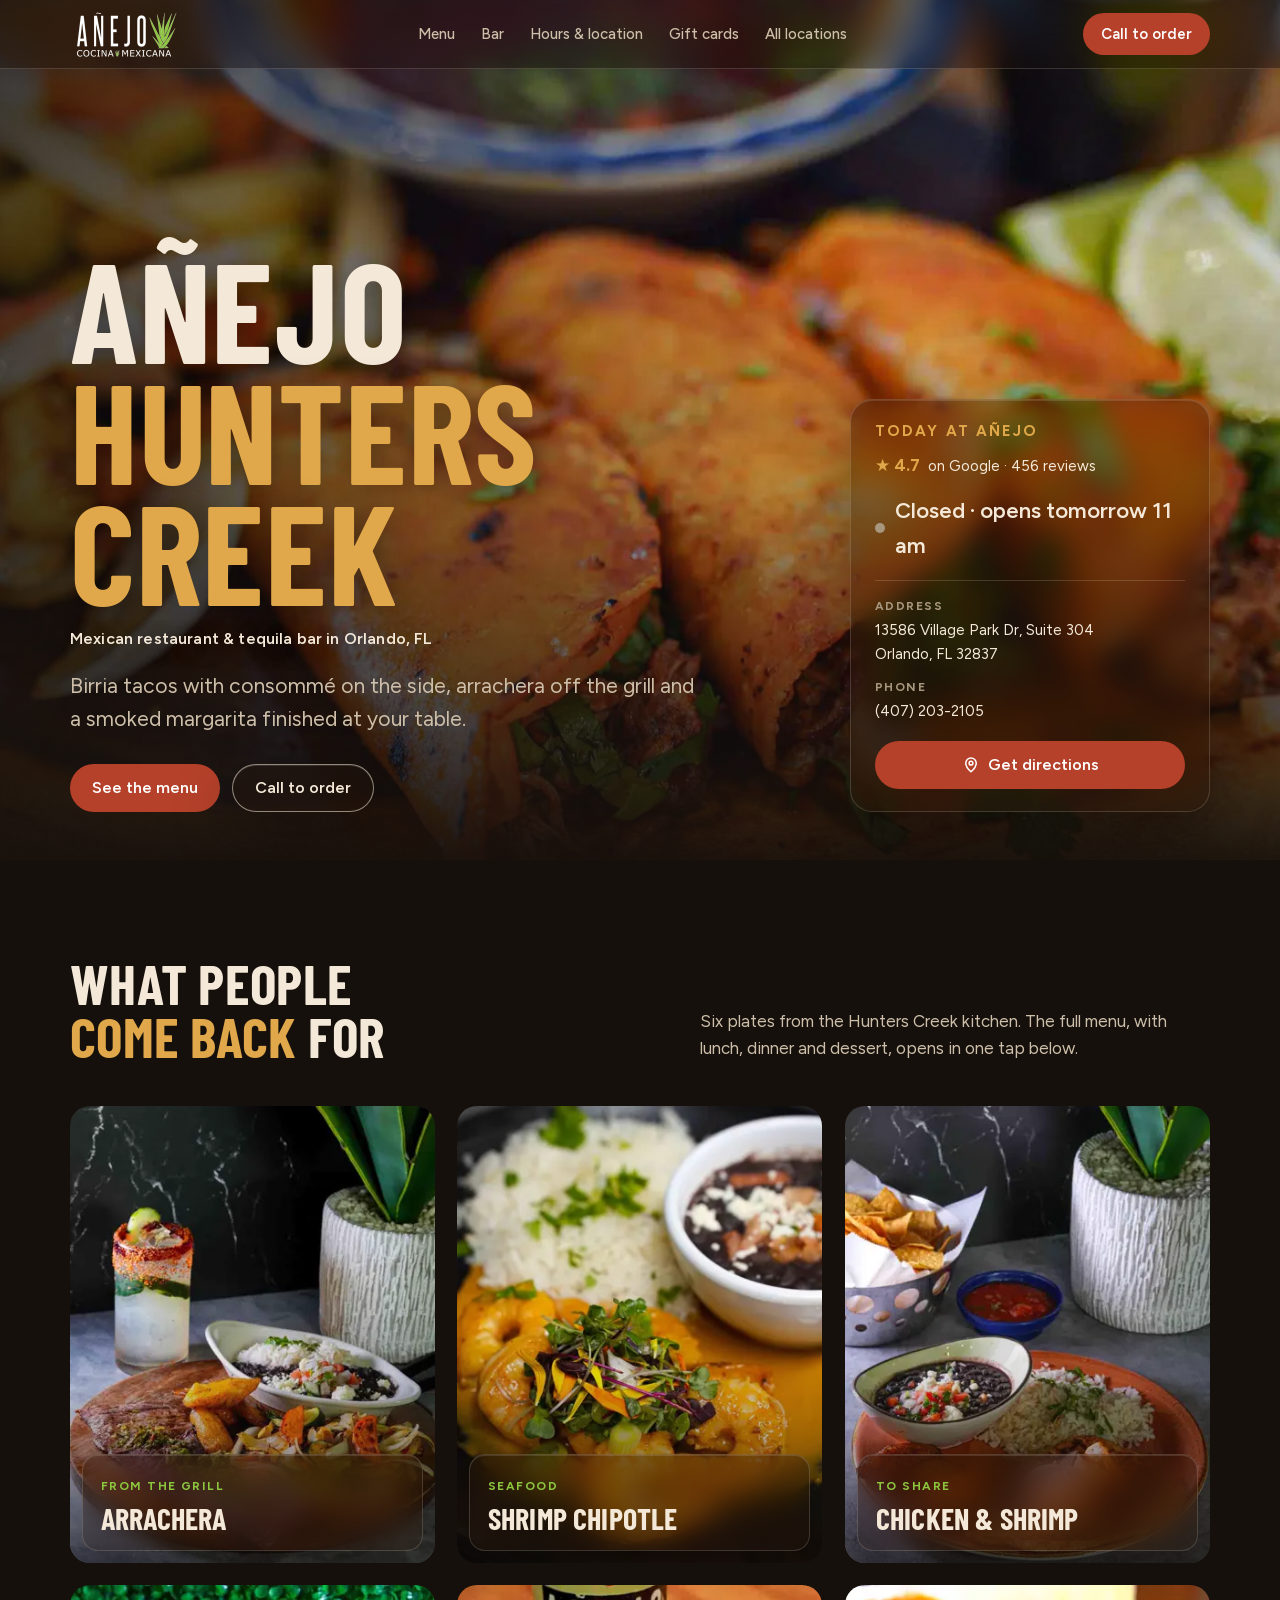
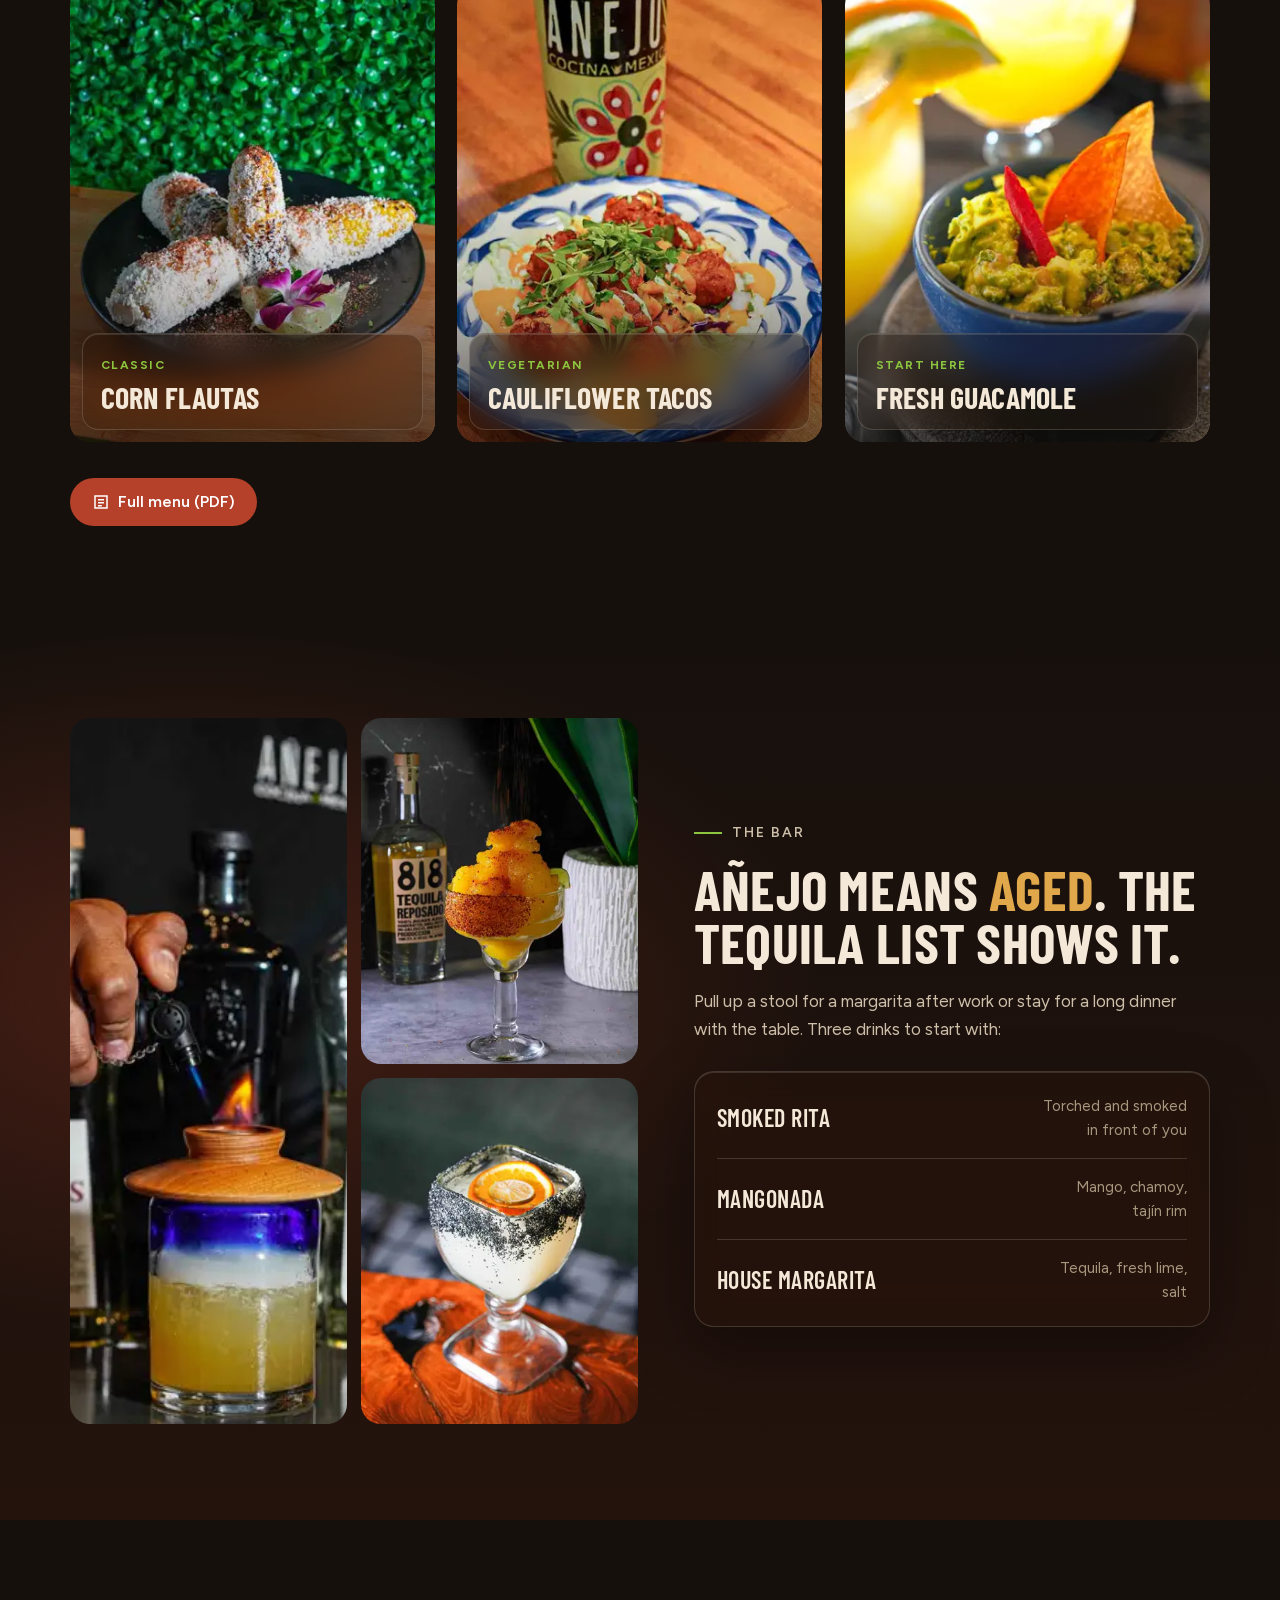
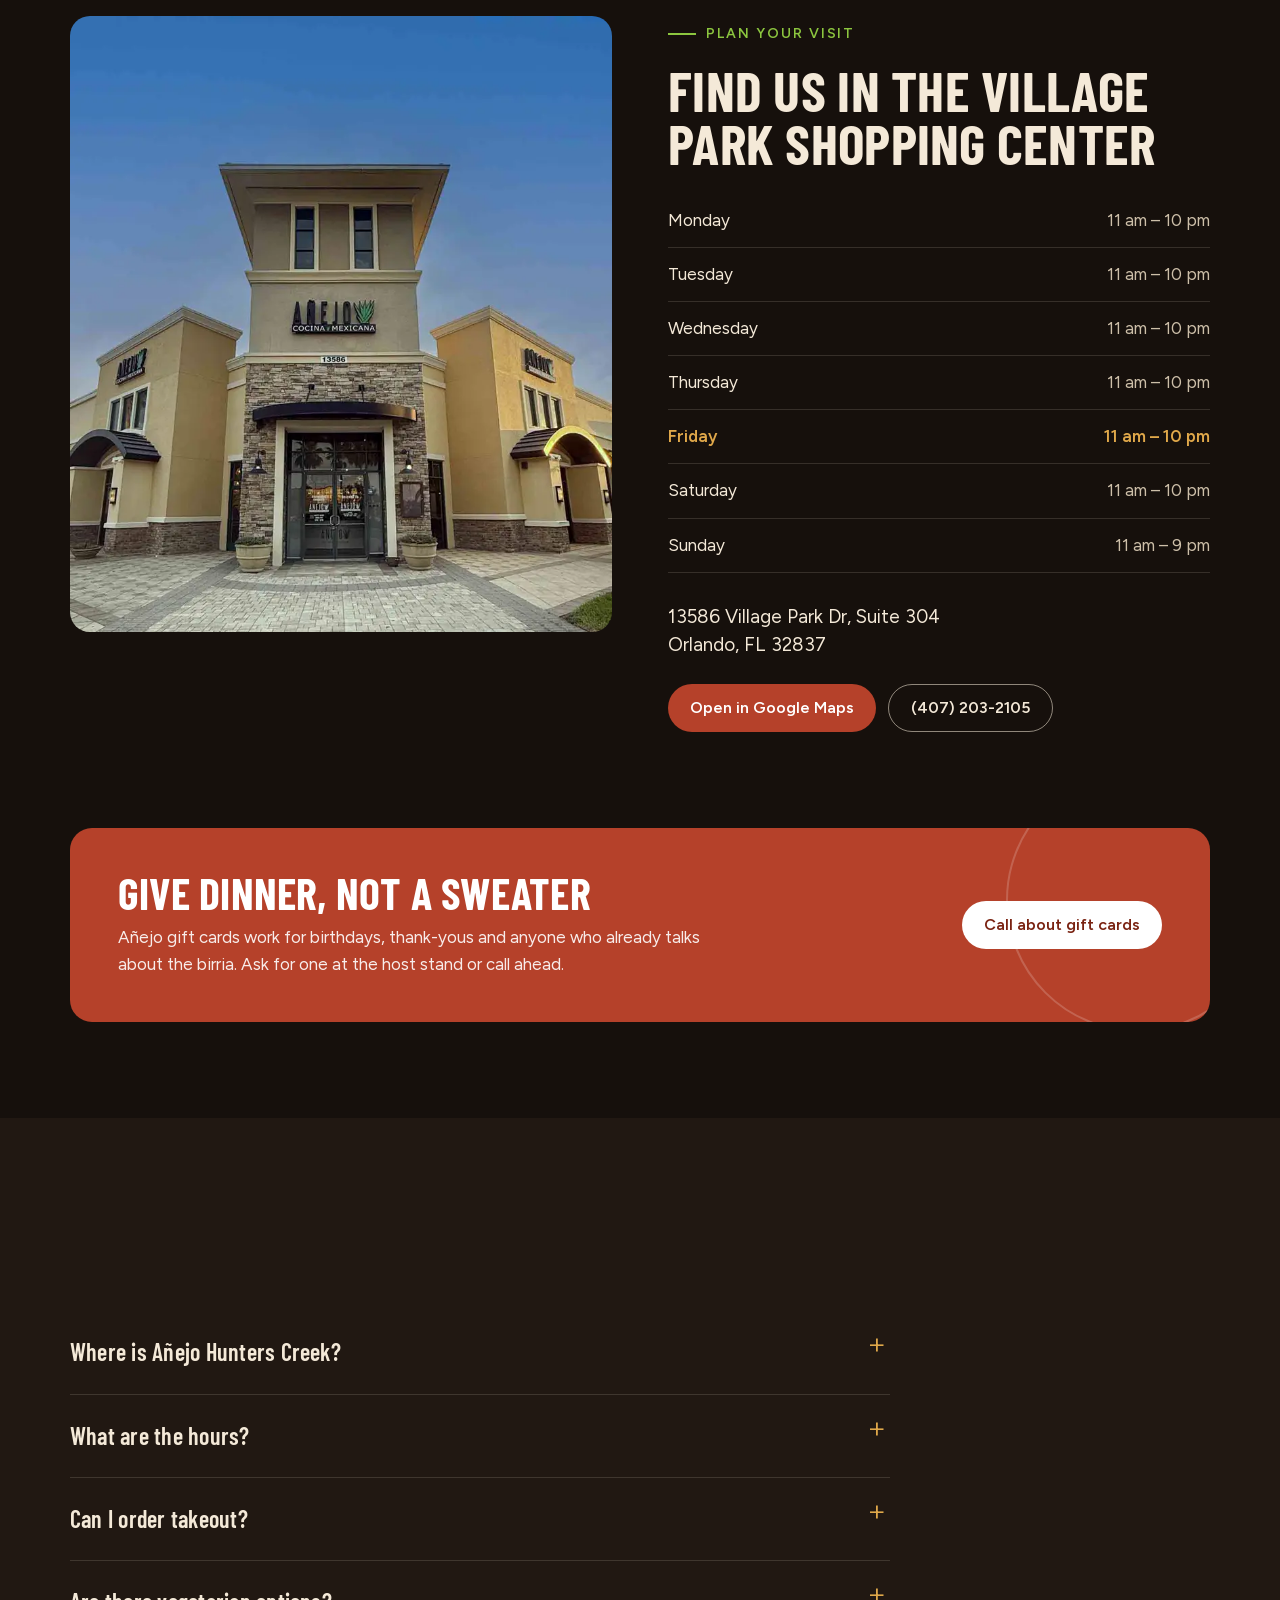
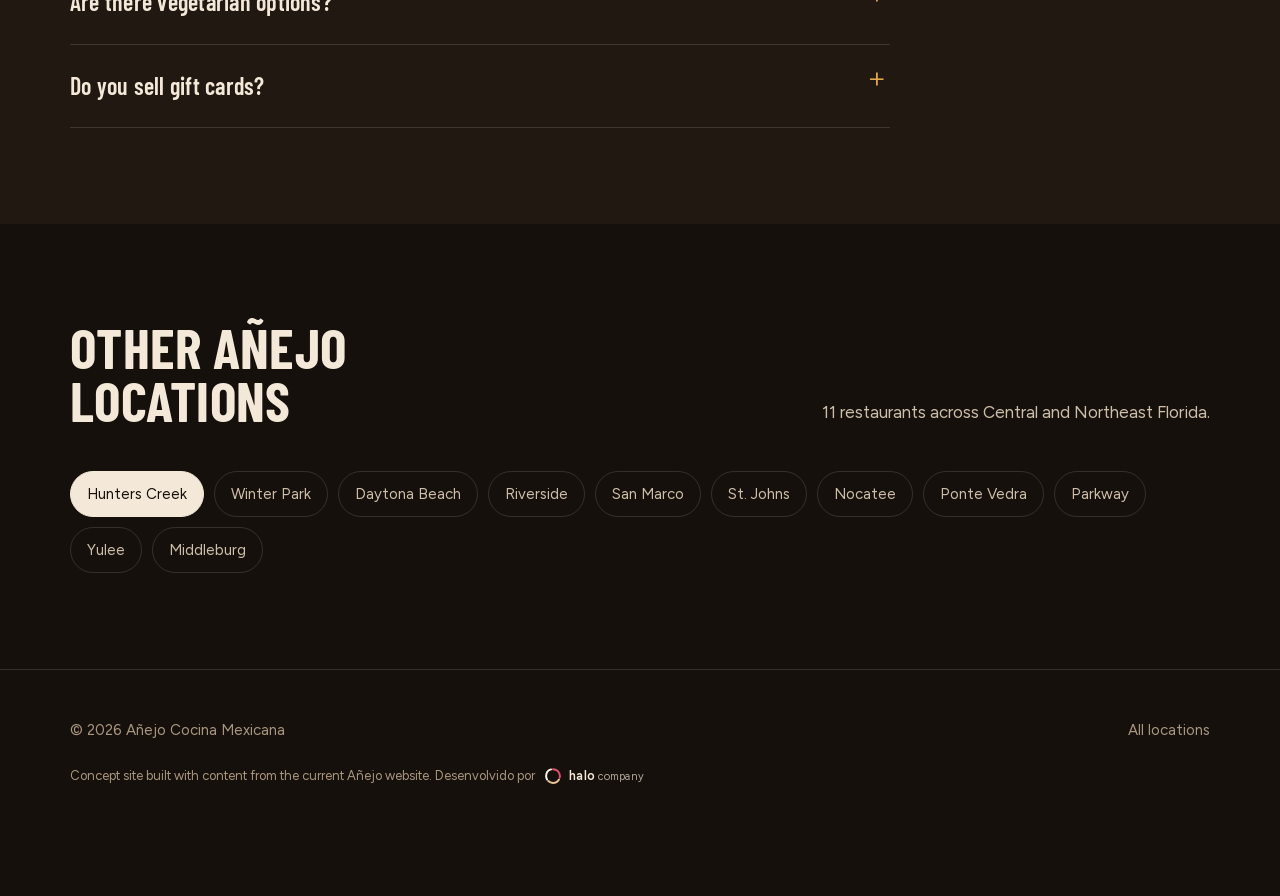
<file: hunters-creek/index.html>
<!doctype html>
<html lang="en" class="nojs">
<head>
<meta charset="utf-8">
<meta name="viewport" content="width=device-width, initial-scale=1">
<title>Añejo Hunters Creek | Mexican Restaurant &amp; Tequila Bar in Orlando, FL</title>
<meta name="description" content="Añejo Hunters Creek: birria tacos, arrachera, smoked margaritas and a full tequila bar at 13586 Village Park Dr, Suite 304, Orlando. Mon–Sat 11 am–10 pm, Sun 11 am–9 pm.">
<meta name="robots" content="noindex, nofollow">
<link rel="canonical" href="https://anejococinamexicana.com/locations/anejo-cocina-hunters-creek/">
<meta name="theme-color" content="#16100c">
<link rel="icon" href="data:image/svg+xml,%3Csvg xmlns=%22http://www.w3.org/2000/svg%22 viewBox=%220 0 32 32%22%3E%3Crect width=%2232%22 height=%2232%22 rx=%227%22 fill=%22%2316100c%22/%3E%3Cpath d=%22M16 27 9 9l7 9 7-9z%22 fill=%22%238cc63f%22/%3E%3C/svg%3E">
<meta property="og:type" content="restaurant.restaurant">
<meta property="og:title" content="Añejo Hunters Creek | Mexican Restaurant &amp;amp; Tequila Bar in Orlando, FL">
<meta property="og:description" content="Añejo Hunters Creek: birria tacos, arrachera, smoked margaritas and a full tequila bar at 13586 Village Park Dr, Suite 304, Orlando. Mon–Sat 11 am–10 pm, Sun 11 am–9 pm.">
<meta property="og:image" content="../assets/hero-birria-1600.webp">
<link rel="preload" href="../assets/barlow-condensed-700.woff2" as="font" type="font/woff2" crossorigin>
<link rel="preload" href="../assets/figtree.woff2" as="font" type="font/woff2" crossorigin>
<link rel="preload" as="image" href="../assets/hero-birria-960.webp" imagesrcset="../assets/hero-birria-960.webp 960w, ../assets/hero-birria-1600.webp 1600w" imagesizes="100vw" fetchpriority="high">
<style>
@font-face{font-family:"Barlow Condensed";src:url(../assets/barlow-condensed-700.woff2) format("woff2");font-weight:700;font-display:swap}
@font-face{font-family:"Barlow Condensed";src:url(../assets/barlow-condensed-600.woff2) format("woff2");font-weight:600;font-display:swap}
@font-face{font-family:"Figtree";src:url(../assets/figtree.woff2) format("woff2");font-weight:300 800;font-display:swap}
:root{
  --bg:#16100c;--bg-2:#211812;--bg-3:#2c2019;
  --cream:#f4e9d8;--cream-dim:#cdbfa9;--muted:#a8977f;
  --chile:#b5412a;--chile-hi:#c04a30;--agave:#8cc63f;--gold:#e0a84a;
  --line:rgba(244,233,216,.14);
  --display:"Barlow Condensed","Arial Narrow",Impact,sans-serif;
  --glass:rgba(34,22,15,.38);--glass-line:rgba(255,240,220,.16);
  --sans:"Figtree",system-ui,-apple-system,"Segoe UI",Roboto,sans-serif;
  --wrap:1180px;--r:14px;
}
*{box-sizing:border-box}
html{scroll-behavior:smooth;scroll-padding-top:80px;-webkit-text-size-adjust:100%}
@media (prefers-reduced-motion:reduce){html{scroll-behavior:auto}}
body{margin:0;background:var(--bg);color:var(--cream);font:400 17px/1.6 var(--sans)}
img{max-width:100%;height:auto;display:block}
a{color:inherit}
h1,h2,h3{font-family:var(--display);font-weight:700;line-height:.95;margin:0;letter-spacing:.005em;text-transform:uppercase}
.glass{background:var(--glass);-webkit-backdrop-filter:blur(14px) saturate(140%);backdrop-filter:blur(14px) saturate(140%);border:1px solid var(--glass-line);box-shadow:inset 0 1px 0 rgba(255,255,255,.12),0 24px 60px rgba(0,0,0,.35)}
em{font-style:normal;color:var(--gold)}
.wrap{max-width:var(--wrap);margin:0 auto;padding:0 20px}
.skip{position:absolute;left:-9999px}
.skip:focus{left:16px;top:16px;z-index:99;background:var(--cream);color:var(--bg);padding:8px 14px;border-radius:8px}
:focus-visible{outline:3px solid var(--gold);outline-offset:3px}

/* buttons */
.btn{display:inline-flex;align-items:center;justify-content:center;gap:.5em;min-height:48px;padding:0 22px;border-radius:999px;font:600 16px/1 var(--sans);text-decoration:none;white-space:nowrap;transition:background .2s,color .2s,border-color .2s}
.btn svg{width:18px;height:18px;flex:none}
.btn-main{background:var(--chile);color:#fff}
.btn-main:hover{background:var(--chile-hi)}
.btn-line{border:1.5px solid rgba(244,233,216,.55);color:var(--cream)}
.btn-line:hover{border-color:var(--cream);background:rgba(244,233,216,.08)}

/* header */
.top{position:fixed;top:0;left:0;right:0;z-index:20;background:rgba(22,16,12,.35);-webkit-backdrop-filter:blur(18px) saturate(160%);backdrop-filter:blur(18px) saturate(160%);border-bottom:1px solid var(--glass-line);transition:background .3s}
.top.solid{background:rgba(22,16,12,.72)}
.top .wrap{display:flex;align-items:center;justify-content:space-between;height:68px;gap:16px}
.logo img{width:112px;height:49px}
.nav{display:flex;gap:26px;font-size:15px;font-weight:500}
.nav a{text-decoration:none;color:var(--cream-dim)}
.nav a:hover{color:var(--cream)}
.top .btn{min-height:42px;padding:0 18px;font-size:15px}
@media (max-width:860px){.nav{display:none}}

/* hero */
.hero{position:relative;min-height:min(100vh,860px);display:flex;align-items:flex-end;overflow:hidden;padding:0}
.hero picture,.hero picture img{position:absolute;inset:0;width:100%;height:100%;object-fit:cover}
.hero picture img{transform-origin:60% 55%;animation:kb 16s cubic-bezier(.2,.6,.3,1) .4s both}
@keyframes kb{from{transform:scale(1.02)}to{transform:scale(1.12) translate(-1.5%,-1%)}}
.hero::after{content:"";position:absolute;inset:0;background:linear-gradient(180deg,rgba(22,16,12,.45) 0%,rgba(22,16,12,.1) 30%,rgba(22,16,12,.25) 55%,rgba(22,16,12,.96) 100%),linear-gradient(90deg,rgba(22,16,12,.7) 0%,rgba(22,16,12,0) 60%)}
.hero .wrap{position:relative;z-index:1;padding-top:130px;padding-bottom:48px;width:100%;display:grid;grid-template-columns:minmax(0,1fr) 360px;gap:40px;align-items:end}
.kicker{display:inline-flex;align-items:center;gap:10px;font-size:14px;font-weight:600;letter-spacing:.14em;text-transform:uppercase;color:var(--agave);margin:0 0 18px}
.kicker::before{content:"";width:28px;height:2px;background:var(--agave)}
.hero h1{font-size:clamp(64px,11vw,148px);line-height:.86;text-shadow:0 4px 30px rgba(0,0,0,.35)}
.hero h1 small{display:block;font:600 16px/1.4 var(--sans);letter-spacing:.01em;text-transform:none;color:var(--cream);margin-top:18px}
.hero .lead{font-size:clamp(18px,2.2vw,21px);color:var(--cream-dim);max-width:30em;margin:18px 0 28px}
.ctas{display:flex;flex-wrap:wrap;gap:12px}
.tonight{border-radius:22px;padding:24px 24px 22px}
.tonight h2{font-size:15px;font-family:var(--sans);font-weight:700;letter-spacing:.14em;color:var(--gold);margin-bottom:14px}
.status{display:flex;align-items:center;gap:10px;font-size:22px;font-weight:600;color:var(--cream);min-height:30px;margin:0 0 4px}
.dot{width:10px;height:10px;border-radius:50%;background:var(--muted);flex:none}
.status.open .dot{background:var(--agave);box-shadow:0 0 0 0 rgba(140,198,63,.6);animation:pulse 2.2s infinite}
@keyframes pulse{70%{box-shadow:0 0 0 10px rgba(140,198,63,0)}100%{box-shadow:0 0 0 0 rgba(140,198,63,0)}}
.tonight dl{margin:16px 0 18px;padding-top:16px;border-top:1px solid var(--glass-line);display:grid;gap:12px;font-size:15px}
.tonight dt{font-size:12px;font-weight:700;letter-spacing:.12em;text-transform:uppercase;color:var(--muted)}
.tonight dd{margin:2px 0 0;color:var(--cream)}
.tonight dd a{text-decoration:none}
.tonight .btn{width:100%}
@media (max-width:900px){.hero .wrap{grid-template-columns:minmax(0,1fr);gap:28px;padding-top:260px}.hero{min-height:0}}
@media (max-width:480px){.hero h1{font-size:clamp(54px,17vw,72px)}}

/* sections */
section{padding:96px 0}
.head{display:flex;justify-content:space-between;align-items:flex-end;gap:24px;margin-bottom:44px;flex-wrap:wrap}
.head h2{font-size:clamp(34px,5vw,56px);max-width:16ch}
.head p{max-width:30em;color:var(--cream-dim);margin:0}
@media (max-width:760px){section{padding:68px 0}}

/* menu */
.dishes{display:grid;grid-template-columns:repeat(3,1fr);gap:22px;list-style:none;margin:0;padding:0;perspective:1000px}
.dish{position:relative;border-radius:20px;overflow:hidden;aspect-ratio:4/5;background:var(--bg-2);isolation:isolate;transform:rotateX(var(--rx,0deg)) rotateY(var(--ry,0deg)) translateY(var(--ty,0));transition:transform .6s cubic-bezier(.2,.7,.2,1),box-shadow .6s;will-change:transform}
.dish img{position:absolute;inset:0;width:100%;height:100%;object-fit:cover;transition:transform 1.2s cubic-bezier(.2,.7,.2,1),filter .6s}
.dish::before{content:"";position:absolute;inset:0;z-index:1;pointer-events:none;background:radial-gradient(420px circle at var(--mx,50%) var(--my,30%),rgba(255,214,150,.28),transparent 45%);opacity:0;transition:opacity .5s}
.dish::after{content:"";position:absolute;inset:0;z-index:0;background:linear-gradient(180deg,transparent 45%,rgba(22,16,12,.55) 100%)}
.cap{position:absolute;left:12px;right:12px;bottom:12px;z-index:2;border-radius:16px;padding:16px 18px 17px}
.cap h3{font-size:30px;line-height:1}
.cap p{margin:0;color:var(--cream);font-size:15.5px;line-height:1.5;max-height:0;opacity:0;overflow:hidden;transition:max-height .5s ease,opacity .4s ease,margin .5s ease}
.tag{display:inline-block;font-size:12px;font-weight:700;letter-spacing:.12em;text-transform:uppercase;color:var(--agave);margin-bottom:6px}
@media (hover:hover) and (pointer:fine){
  .dish:hover{--ty:-6px;box-shadow:0 34px 70px rgba(0,0,0,.55),0 0 0 1px rgba(224,168,74,.4)}
  .dish:hover img{transform:scale(1.1);filter:saturate(1.18) brightness(1.06) contrast(1.04)}
  .dish:hover::before{opacity:1}
  .dish:hover .cap p{max-height:7em;opacity:1;margin-top:6px}
}
@media (hover:none){.cap p{max-height:none;opacity:1;margin-top:6px}}
@media (max-width:900px){.dishes{grid-template-columns:repeat(2,1fr)}}
@media (max-width:760px){
  .dishes{display:flex;overflow-x:auto;scroll-snap-type:x mandatory;gap:14px;margin:0 -20px;padding:0 20px 10px;scrollbar-width:none}
  .dishes::-webkit-scrollbar{display:none}
  .dish{flex:0 0 80%;scroll-snap-align:center;aspect-ratio:2/3}
  .cap{padding:13px 15px 14px}
  .cap h3{font-size:26px}
  .cap p{font-size:14.5px}
  .js .dish.reveal{opacity:1;transform:none;transition:none}
}
.swipe{display:none;margin-top:14px;font-size:14px;color:var(--muted)}
@media (max-width:760px){.swipe{display:block}}
.menu-links{display:flex;flex-wrap:wrap;gap:12px;margin-top:36px}

/* bar */
.bar{background:radial-gradient(900px 500px at 15% 40%,rgba(181,65,42,.28),transparent 70%),linear-gradient(180deg,var(--bg) 0%,#24130d 100%)}
.bar-grid{display:grid;grid-template-columns:1.1fr 1fr;gap:56px;align-items:center}
.bar-pics{display:grid;grid-template-columns:1fr 1fr;gap:14px}
.ph{border-radius:20px;overflow:hidden;position:relative}
.ph img{width:100%;height:100%;object-fit:cover;aspect-ratio:4/5;transition:transform 1.2s cubic-bezier(.2,.7,.2,1),filter .6s}
.bar-pics .ph:first-child{grid-row:span 2}
.bar-pics .ph:first-child img{aspect-ratio:auto}
@media (hover:hover) and (pointer:fine){.ph:hover img{transform:scale(1.08);filter:saturate(1.15) brightness(1.05)}}
.bar h2{font-size:clamp(34px,5vw,56px);margin-bottom:20px}
.bar p{color:var(--cream-dim)}
.drinks{list-style:none;padding:6px 22px;margin:28px 0 0;border-radius:20px}
.drinks li{display:flex;justify-content:space-between;align-items:center;gap:20px;padding:16px 0;border-bottom:1px solid var(--glass-line)}
.drinks li:last-child{border-bottom:0}
.drinks strong{font-family:var(--display);font-weight:600;font-size:24px;text-transform:uppercase;letter-spacing:.02em}
.drinks span{color:var(--muted);font-size:15px;text-align:right}
@media (max-width:900px){.bar-grid{grid-template-columns:1fr;gap:36px}}

/* visit */
.visit-grid{display:grid;grid-template-columns:1fr 1fr;gap:56px;align-items:start}
.visit-photo{border-radius:20px}
.visit-photo img{aspect-ratio:1200/1363}
.hours{width:100%;border-collapse:collapse;margin:24px 0 30px;font-size:17px}
.hours th,.hours td{padding:13px 0;border-bottom:1px solid var(--line);text-align:left;font-weight:400}
.hours td{text-align:right;color:var(--cream-dim)}
.hours tr.today th,.hours tr.today td{color:var(--gold);font-weight:600}
.addr{font-style:normal;font-size:19px;line-height:1.5}
.visit h2{font-size:clamp(34px,5vw,56px)}
@media (max-width:900px){.visit-grid{grid-template-columns:1fr;gap:36px}}

/* reveal */
.js .reveal{opacity:0;transform:translateY(30px);transition:opacity .9s ease,transform .9s cubic-bezier(.2,.7,.2,1);transition-delay:var(--d,0s)}
.js .reveal.in{opacity:1;transform:none}
.js .dish.reveal.in{transform:rotateX(var(--rx,0deg)) rotateY(var(--ry,0deg)) translateY(var(--ty,0))}
@media (prefers-reduced-motion:reduce){.hero picture img,.status.open .dot{animation:none}.js .reveal{opacity:1;transform:none;transition:none}.dish,.dish img,.ph img{transition:none}}

/* gift */
.gift{padding:0 0 96px}
.gift-card{display:grid;grid-template-columns:1fr auto;gap:28px;align-items:center;background:var(--chile);color:#fff;border-radius:22px;padding:44px 48px;position:relative;overflow:hidden}
.gift-card::after{content:"";position:absolute;right:-60px;top:-60px;width:260px;height:260px;border-radius:50%;border:2px solid rgba(255,255,255,.18)}
.gift-card h2{font-size:clamp(30px,4vw,44px);margin-bottom:10px}
.gift-card p{margin:0;max-width:36em;color:rgba(255,255,255,.9)}
.gift-card .btn{background:#fff;color:#7a2312;position:relative;z-index:1}
@media (max-width:760px){.gift-card{grid-template-columns:1fr;padding:32px 24px}}

/* faq */
.faq{background:var(--bg-2)}
.faq-list{max-width:820px}
.faq details{border-bottom:1px solid var(--line)}
.faq summary{cursor:pointer;list-style:none;padding:22px 40px 22px 0;font-family:var(--display);font-weight:600;font-size:24px;letter-spacing:.01em;position:relative}
.faq summary::-webkit-details-marker{display:none}
.faq summary::after{content:"+";position:absolute;right:4px;top:18px;font:300 30px/1 var(--sans);color:var(--gold)}
.faq details[open] summary::after{content:"–"}
.faq details p{margin:0 0 22px;color:var(--cream-dim);max-width:44em}

/* locations */
.locs{display:flex;flex-wrap:wrap;gap:10px;list-style:none;padding:0;margin:0}
.locs a{display:inline-block;padding:10px 16px;border:1px solid var(--line);border-radius:999px;text-decoration:none;font-size:15px;color:var(--cream-dim)}
.locs a:hover{border-color:var(--cream);color:var(--cream)}
.locs a[aria-current]{background:var(--cream);color:var(--bg);border-color:var(--cream)}

/* footer */
footer{border-top:1px solid var(--line);padding:48px 0 110px;font-size:15px;color:var(--muted)}
footer .wrap{display:flex;flex-wrap:wrap;justify-content:space-between;gap:24px;align-items:center}
footer nav{display:flex;gap:18px}
footer nav a{text-decoration:none}
footer nav a:hover{color:var(--cream)}
.desenvolvido{display:inline-flex;align-items:center;gap:8px}
.halo-credit{display:inline-flex;align-items:center;gap:6px;text-decoration:none;color:var(--cream)}
.halo-nome{font-weight:600;letter-spacing:.02em}
.halo-nome small{font-weight:400;opacity:.7}
.nota{width:100%;font-size:13px;margin:0}

/* mobile action bar */
.actionbar{position:fixed;left:0;right:0;bottom:0;z-index:30;display:none;grid-template-columns:repeat(3,1fr);background:rgba(22,16,12,.96);border-top:1px solid var(--line);padding:8px 8px calc(8px + env(safe-area-inset-bottom))}
.actionbar a{display:flex;flex-direction:column;align-items:center;gap:3px;padding:6px 0;text-decoration:none;font-size:13px;font-weight:600;color:var(--cream)}
.actionbar a svg{width:22px;height:22px;color:var(--gold)}
.actionbar a.hot svg{color:var(--chile-hi)}
@media (max-width:760px){.actionbar{display:grid}.top .btn{display:none}}

/* hub: locations grid */
.region{margin-top:64px}
.region:first-of-type{margin-top:0}
.region h2{font-size:clamp(28px,4vw,40px);margin-bottom:24px}
.region h2 small{display:block;font:500 16px/1.4 var(--sans);text-transform:none;color:var(--cream-dim);margin-top:8px;letter-spacing:0}
.loc-grid{display:grid;grid-template-columns:repeat(3,1fr);gap:22px;list-style:none;margin:0;padding:0;perspective:1000px}
.loc{position:relative;border-radius:20px;overflow:hidden;aspect-ratio:4/5;background:var(--bg-2);isolation:isolate;transform:rotateX(var(--rx,0deg)) rotateY(var(--ry,0deg)) translateY(var(--ty,0));transition:transform .6s cubic-bezier(.2,.7,.2,1),box-shadow .6s}
.loc img{position:absolute;inset:0;width:100%;height:100%;object-fit:cover;transition:transform 1.2s cubic-bezier(.2,.7,.2,1),filter .6s}
.loc::before{content:"";position:absolute;inset:0;z-index:1;pointer-events:none;background:radial-gradient(420px circle at var(--mx,50%) var(--my,30%),rgba(255,214,150,.25),transparent 45%);opacity:0;transition:opacity .5s}
.loc a{position:absolute;inset:0;z-index:3;text-decoration:none}
.loc .cap{display:flex;justify-content:space-between;align-items:flex-end;gap:12px}
.loc .cap p{max-height:none;opacity:1;margin-top:4px;color:var(--cream-dim);font-size:14.5px}
.loc .go{flex:none;width:42px;height:42px;border-radius:50%;background:var(--chile);display:grid;place-items:center;transition:transform .4s}
.loc .go svg{width:18px;height:18px;color:#fff}
.loc .rate{position:absolute;top:14px;left:14px;z-index:2;border-radius:999px;padding:6px 12px;font-size:13.5px;font-weight:600}
.loc .rate b{color:var(--gold)}
@media (hover:hover) and (pointer:fine){
  .loc:hover{--ty:-6px;box-shadow:0 34px 70px rgba(0,0,0,.55),0 0 0 1px rgba(224,168,74,.4)}
  .loc:hover img{transform:scale(1.08);filter:saturate(1.15) brightness(1.05)}
  .loc:hover::before{opacity:1}
  .loc:hover .go{transform:translateX(4px)}
}
@media (max-width:900px){.loc-grid{grid-template-columns:repeat(2,1fr)}}
@media (max-width:560px){.loc-grid{grid-template-columns:1fr}.loc{aspect-ratio:4/3.4}}
.hub-hero .wrap{grid-template-columns:minmax(0,1fr)}
.hub-hero .lead{max-width:36em}
.rating{display:inline-flex;align-items:center;gap:8px;margin:0 0 14px;font-size:15px;color:var(--cream)}
.rating b{color:var(--gold);font-size:17px}
.hh{margin:10px 0 0;font-size:14.5px;color:var(--agave);font-weight:600}

</style>
<script type="application/ld+json">
{
 "@context": "https://schema.org",
 "@graph": [
  {
   "@type": "Restaurant",
   "@id": "https://anejococinamexicana.com/locations/anejo-cocina-hunters-creek/#restaurant",
   "name": "Añejo Cocina Mexicana – Hunters Creek",
   "url": "https://anejococinamexicana.com/locations/anejo-cocina-hunters-creek/",
   "telephone": "+14072032105",
   "servesCuisine": [
    "Mexican"
   ],
   "priceRange": "$$",
   "address": {
    "@type": "PostalAddress",
    "streetAddress": "13586 Village Park Dr, Suite 304",
    "addressLocality": "Orlando",
    "addressRegion": "FL",
    "postalCode": "32837",
    "addressCountry": "US"
   },
   "geo": {
    "@type": "GeoCoordinates",
    "latitude": 28.3686025,
    "longitude": -81.4270614
   },
   "hasMap": "https://www.google.com/maps/place/Anejo+Cocina+Hunters+Creek/@28.3686025,-81.4270614,17z",
   "openingHoursSpecification": [
    {
     "@type": "OpeningHoursSpecification",
     "dayOfWeek": [
      "Monday",
      "Tuesday",
      "Wednesday",
      "Thursday",
      "Friday",
      "Saturday"
     ],
     "opens": "11:00",
     "closes": "22:00"
    },
    {
     "@type": "OpeningHoursSpecification",
     "dayOfWeek": [
      "Sunday"
     ],
     "opens": "11:00",
     "closes": "21:00"
    }
   ],
   "hasMenu": "https://anejococinamexicana.com/wp-content/uploads/2026/07/anejo-2026-new-menu.pdf",
   "sameAs": [
    "https://www.facebook.com/anejococinahunterscreek",
    "https://www.instagram.com/anejococinahunterscreek/"
   ],
   "parentOrganization": {
    "@type": "Organization",
    "name": "Añejo Cocina Mexicana",
    "url": "https://anejococinamexicana.com/"
   }
  },
  {
   "@type": "BreadcrumbList",
   "itemListElement": [
    {
     "@type": "ListItem",
     "position": 1,
     "name": "Home",
     "item": "https://anejococinamexicana.com/"
    },
    {
     "@type": "ListItem",
     "position": 2,
     "name": "Locations",
     "item": "https://anejococinamexicana.com/locations/"
    },
    {
     "@type": "ListItem",
     "position": 3,
     "name": "Hunters Creek"
    }
   ]
  },
  {
   "@type": "FAQPage",
   "mainEntity": [
    {
     "@type": "Question",
     "name": "Where is Añejo Hunters Creek?",
     "acceptedAnswer": {
      "@type": "Answer",
      "text": "13586 Village Park Dr, Suite 304, Orlando, FL 32837, in the Village Park shopping center."
     }
    },
    {
     "@type": "Question",
     "name": "What are the hours?",
     "acceptedAnswer": {
      "@type": "Answer",
      "text": "Monday to Saturday from 11 am to 10 pm, and Sunday from 11 am to 9 pm."
     }
    },
    {
     "@type": "Question",
     "name": "Can I order takeout?",
     "acceptedAnswer": {
      "@type": "Answer",
      "text": "Yes. Call (407) 203-2105 to place a pickup order."
     }
    },
    {
     "@type": "Question",
     "name": "Are there vegetarian options?",
     "acceptedAnswer": {
      "@type": "Answer",
      "text": "Yes. The cauliflower tacos are vegetarian, and the guacamole, made to order, is a good start for any table."
     }
    },
    {
     "@type": "Question",
     "name": "Do you sell gift cards?",
     "acceptedAnswer": {
      "@type": "Answer",
      "text": "Yes. Añejo gift cards are available at the restaurant."
     }
    }
   ]
  }
 ]
}
</script>
</head>
<body>
<a class="skip" href="#main">Skip to content</a>
<header class="top">
  <div class="wrap">
    <a class="logo" href="../" aria-label="Añejo Cocina Mexicana, all locations"><img src="../assets/logo-224.webp" width="112" height="49" alt="Añejo Cocina Mexicana"></a>
    <nav class="nav" aria-label="Main"><a href="#menu">Menu</a><a href="#bar">Bar</a><a href="#visit">Hours &amp; location</a><a href="#gift">Gift cards</a><a href="../#locations">All locations</a></nav>
    <a class="btn btn-main" href="tel:+14072032105">Call to order</a>
  </div>
</header>

<main id="main">
  <section class="hero" aria-labelledby="h1">
    <picture>
      <img src="../assets/hero-birria-960.webp" srcset="../assets/hero-birria-960.webp 960w, ../assets/hero-birria-1600.webp 1600w" sizes="100vw" width="1600" height="1204" alt="Three birria tacos with consommé, grilled onions and lime on a wooden board" fetchpriority="high">
    </picture>
    <div class="wrap">
      <div>
        <h1 id="h1">Añejo <em>Hunters Creek</em><small>Mexican restaurant &amp; tequila bar in Orlando, FL</small></h1>
        <p class="lead">Birria tacos with consommé on the side, arrachera off the grill and a smoked margarita finished at your table.</p>
        <div class="ctas">
          <a class="btn btn-main" href="#menu">See the menu</a>
          <a class="btn btn-line glass" href="tel:+14072032105">Call to order</a>
        </div>
      </div>
      <aside class="tonight glass" aria-label="Today at Añejo Hunters Creek">
        <h2>Today at Añejo</h2>
        <p class="rating"><b>★ 4.7</b> on Google · 456 reviews</p>
        <p class="status" data-horas='[[660,1260],[660,1320],[660,1320],[660,1320],[660,1320],[660,1320],[660,1320]]' aria-live="polite"><span class="dot"></span><span class="st">Mon–Sat 11 am–10 pm</span></p>
        
        <dl>
          <div><dt>Address</dt><dd>13586 Village Park Dr, Suite 304<br>Orlando, FL 32837</dd></div>
          <div><dt>Phone</dt><dd><a href="tel:+14072032105">(407) 203-2105</a></dd></div>
        </dl>
        <a class="btn btn-main" href="https://www.google.com/maps/place/Anejo+Cocina+Hunters+Creek/@28.3686025,-81.4270614,17z" target="_blank" rel="noopener"><svg viewBox="0 0 24 24" fill="none" stroke="currentColor" stroke-width="2" aria-hidden="true"><path d="M12 21s-7-6.2-7-11.5A7 7 0 0 1 19 9.5C19 14.8 12 21 12 21z"/><circle cx="12" cy="9.5" r="2.5"/></svg>Get directions</a>
      </aside>
    </div>
  </section>

  <section id="menu" aria-labelledby="menu-h">
    <div class="wrap">
      <div class="head reveal">
        <h2 id="menu-h">What people <em>come back</em> for</h2>
        <p>Six plates from the Hunters Creek kitchen. The full menu, with lunch, dinner and dessert, opens in one tap below.</p>
      </div>
      <ul class="dishes">
        <li class="dish reveal" style="--d:0.00s">
          <img src="../assets/arrachera-400.webp" srcset="../assets/arrachera-260.webp 260w, ../assets/arrachera-400.webp 400w, ../assets/arrachera-720.webp 720w" sizes="(max-width:760px) 80vw, (max-width:900px) 50vw, 380px" width="720" height="900" alt="Arrachera skirt steak sliced on a plate" loading="lazy">
          <div class="cap glass"><span class="tag">From the grill</span><h3>Arrachera</h3><p>Marinated skirt steak, grilled and sliced, served with rice, beans and tortillas.</p></div>
        </li>
        <li class="dish reveal" style="--d:0.08s">
          <img src="../assets/shrimp-chipotle-400.webp" srcset="../assets/shrimp-chipotle-260.webp 260w, ../assets/shrimp-chipotle-400.webp 400w, ../assets/shrimp-chipotle-720.webp 720w" sizes="(max-width:760px) 80vw, (max-width:900px) 50vw, 380px" width="720" height="900" alt="Shrimp in chipotle cream sauce" loading="lazy">
          <div class="cap glass"><span class="tag">Seafood</span><h3>Shrimp Chipotle</h3><p>Shrimp in a smoky chipotle cream. Ask for extra tortillas to clean the plate.</p></div>
        </li>
        <li class="dish reveal" style="--d:0.16s">
          <img src="../assets/chicken-shrimp-400.webp" srcset="../assets/chicken-shrimp-260.webp 260w, ../assets/chicken-shrimp-400.webp 400w, ../assets/chicken-shrimp-720.webp 720w" sizes="(max-width:760px) 80vw, (max-width:900px) 50vw, 380px" width="720" height="900" alt="Grilled chicken and shrimp platter with peppers and onions" loading="lazy">
          <div class="cap glass"><span class="tag">To share</span><h3>Chicken &amp; Shrimp</h3><p>Grilled chicken and shrimp over peppers and onions, sizzling when it lands.</p></div>
        </li>
        <li class="dish reveal" style="--d:0.00s">
          <img src="../assets/flautas-400.webp" srcset="../assets/flautas-260.webp 260w, ../assets/flautas-400.webp 400w, ../assets/flautas-720.webp 720w" sizes="(max-width:760px) 80vw, (max-width:900px) 50vw, 380px" width="720" height="900" alt="Crispy corn flautas topped with cream and cheese" loading="lazy">
          <div class="cap glass"><span class="tag">Classic</span><h3>Corn Flautas</h3><p>Rolled corn tortillas fried crisp, topped with crema, cheese and salsa.</p></div>
        </li>
        <li class="dish reveal" style="--d:0.08s">
          <img src="../assets/cauliflower-tacos-400.webp" srcset="../assets/cauliflower-tacos-260.webp 260w, ../assets/cauliflower-tacos-400.webp 400w, ../assets/cauliflower-tacos-720.webp 720w" sizes="(max-width:760px) 80vw, (max-width:900px) 50vw, 380px" width="720" height="900" alt="Cauliflower tacos with fresh toppings" loading="lazy">
          <div class="cap glass"><span class="tag">Vegetarian</span><h3>Cauliflower Tacos</h3><p>Roasted cauliflower in corn tortillas. The meat-free pick that nobody treats as second best.</p></div>
        </li>
        <li class="dish reveal" style="--d:0.16s">
          <img src="../assets/guacamole-400.webp" srcset="../assets/guacamole-260.webp 260w, ../assets/guacamole-400.webp 400w, ../assets/guacamole-720.webp 720w" sizes="(max-width:760px) 80vw, (max-width:900px) 50vw, 380px" width="720" height="900" alt="Fresh guacamole in a stone bowl with tortilla chips" loading="lazy">
          <div class="cap glass"><span class="tag">Start here</span><h3>Fresh Guacamole</h3><p>Made to order with ripe avocado, onion, cilantro and lime.</p></div>
        </li>
      </ul>
      <p class="swipe" aria-hidden="true">Swipe for more →</p>
      <div class="menu-links"><a class="btn btn-main" href="https://anejococinamexicana.com/wp-content/uploads/2026/07/anejo-2026-new-menu.pdf" target="_blank" rel="noopener"><svg viewBox="0 0 24 24" fill="none" stroke="currentColor" stroke-width="2" aria-hidden="true"><path d="M4 4h16v16H4z"/><path d="M8 9h8M8 13h8M8 17h5"/></svg>Full menu (PDF)</a></div>
    </div>
  </section>

  <section id="bar" class="bar" aria-labelledby="bar-h">
    <div class="wrap bar-grid">
      <div class="bar-pics reveal">
        <div class="ph"><img src="../assets/smoked-rita-400.webp" srcset="../assets/smoked-rita-400.webp 400w, ../assets/smoked-rita-720.webp 720w" sizes="(max-width:900px) 50vw, 300px" width="720" height="900" alt="Smoked margarita being torched next to tequila bottles" loading="lazy"></div>
        <div class="ph"><img src="../assets/mangonada-400.webp" srcset="../assets/mangonada-400.webp 400w, ../assets/mangonada-720.webp 720w" sizes="(max-width:900px) 50vw, 300px" width="720" height="900" alt="Mangonada with chamoy and tajín rim" loading="lazy"></div>
        <div class="ph"><img src="../assets/house-margarita-400.webp" srcset="../assets/house-margarita-400.webp 400w, ../assets/house-margarita-720.webp 720w" sizes="(max-width:900px) 50vw, 300px" width="720" height="900" alt="House margarita with salted rim and lime" loading="lazy"></div>
      </div>
      <div>
        <p class="kicker">The bar</p>
        <h2 id="bar-h">Añejo means <em>aged</em>. The tequila list shows it.</h2>
        <p>Pull up a stool for a margarita after work or stay for a long dinner with the table. Three drinks to start with:</p>
        <ul class="drinks glass">
          <li><strong>Smoked Rita</strong><span>Torched and smoked<br>in front of you</span></li>
          <li><strong>Mangonada</strong><span>Mango, chamoy,<br>tajín rim</span></li>
          <li><strong>House Margarita</strong><span>Tequila, fresh lime,<br>salt</span></li>
        </ul>
      </div>
    </div>
  </section>

  <section id="visit" class="visit" aria-labelledby="visit-h">
    <div class="wrap visit-grid">
      <div class="visit-photo ph reveal">
        <img src="../assets/fachada-hunters-creek-480.webp" srcset="../assets/fachada-hunters-creek-480.webp 480w, ../assets/fachada-hunters-creek-800.webp 800w" sizes="(max-width:900px) 100vw, 560px" width="800" height="909" alt="Añejo Hunters Creek storefront" loading="lazy">
      </div>
      <div>
        <p class="kicker">Plan your visit</p>
        <h2 id="visit-h">Find us in the Village Park shopping center</h2>
        <table class="hours" aria-label="Opening hours">
          <tbody>
            <tr data-d="1"><th scope="row">Monday</th><td>11 am – 10 pm</td></tr>
            <tr data-d="2"><th scope="row">Tuesday</th><td>11 am – 10 pm</td></tr>
            <tr data-d="3"><th scope="row">Wednesday</th><td>11 am – 10 pm</td></tr>
            <tr data-d="4"><th scope="row">Thursday</th><td>11 am – 10 pm</td></tr>
            <tr data-d="5"><th scope="row">Friday</th><td>11 am – 10 pm</td></tr>
            <tr data-d="6"><th scope="row">Saturday</th><td>11 am – 10 pm</td></tr>
            <tr data-d="0"><th scope="row">Sunday</th><td>11 am – 9 pm</td></tr>
          </tbody>
        </table>
        <address class="addr">13586 Village Park Dr, Suite 304<br>Orlando, FL 32837</address>
        <div class="ctas" style="margin-top:24px">
          <a class="btn btn-main" href="https://www.google.com/maps/place/Anejo+Cocina+Hunters+Creek/@28.3686025,-81.4270614,17z" target="_blank" rel="noopener">Open in Google Maps</a>
          <a class="btn btn-line" href="tel:+14072032105">(407) 203-2105</a>
        </div>
      </div>
    </div>
  </section>

  <div class="gift" id="gift">
    <div class="wrap">
      <div class="gift-card">
        <div>
          <h2>Give dinner, not a sweater</h2>
          <p>Añejo gift cards work for birthdays, thank-yous and anyone who already talks about the birria. Ask for one at the host stand or call ahead.</p>
        </div>
        <a class="btn" href="tel:+14072032105">Call about gift cards</a>
      </div>
    </div>
  </div>

  <section class="faq" aria-labelledby="faq-h">
    <div class="wrap">
      <div class="head reveal"><h2 id="faq-h">Good to know</h2></div>
      <div class="faq-list">
        <details><summary>Where is Añejo Hunters Creek?</summary><p>13586 Village Park Dr, Suite 304, Orlando, FL 32837, in the Village Park shopping center.</p></details>
        <details><summary>What are the hours?</summary><p>Monday to Saturday from 11 am to 10 pm, and Sunday from 11 am to 9 pm.</p></details>
        <details><summary>Can I order takeout?</summary><p>Yes. Call (407) 203-2105 to place a pickup order.</p></details>
        <details><summary>Are there vegetarian options?</summary><p>Yes. The cauliflower tacos are vegetarian, and the guacamole, made to order, is a good start for any table.</p></details>
        <details><summary>Do you sell gift cards?</summary><p>Yes. Añejo gift cards are available at the restaurant.</p></details>
      </div>
    </div>
  </section>

  <section id="locations" aria-labelledby="loc-h">
    <div class="wrap">
      <div class="head reveal"><h2 id="loc-h">Other Añejo locations</h2><p>11 restaurants across Central and Northeast Florida.</p></div>
      <ul class="locs">
        <li><a href="../hunters-creek/" aria-current="page">Hunters Creek</a></li>
        <li><a href="../winter-park/">Winter Park</a></li>
        <li><a href="../daytona-beach/">Daytona Beach</a></li>
        <li><a href="../riverside/">Riverside</a></li>
        <li><a href="../san-marco/">San Marco</a></li>
        <li><a href="../st-johns/">St. Johns</a></li>
        <li><a href="../nocatee/">Nocatee</a></li>
        <li><a href="../ponte-vedra/">Ponte Vedra</a></li>
        <li><a href="../parkway/">Parkway</a></li>
        <li><a href="../yulee/">Yulee</a></li>
        <li><a href="../middleburg/">Middleburg</a></li>
      </ul>
    </div>
  </section>
</main>

<footer>
  <div class="wrap">
    <span>© 2026 Añejo Cocina Mexicana</span>
    <nav aria-label="Site"><a href="../">All locations</a></nav>
    <p class="nota">Concept site built with content from the current Añejo website. <span class="desenvolvido">Desenvolvido por <a href="https://haloconsulting.com.br/" target="_blank" rel="noopener" class="halo-credit"><svg viewBox="0 0 32 32" width="20" height="20" aria-hidden="true"><g transform="rotate(-90 16 16)" fill="none" stroke-width="3.2" stroke-linecap="round"><circle cx="16" cy="16" r="11" pathLength="300" stroke="#E0506F" stroke-dasharray="86 214"/><circle cx="16" cy="16" r="11" pathLength="300" stroke="#E7C493" stroke-dasharray="86 214" stroke-dashoffset="-100"/><circle cx="16" cy="16" r="11" pathLength="300" stroke="#F8F3EB" stroke-dasharray="86 214" stroke-dashoffset="-200"/></g></svg><span class="halo-nome">halo <small>company</small></span></a></span></p>
  </div>
</footer>

<nav class="actionbar" aria-label="Quick actions" style="grid-template-columns:repeat(3,1fr)">
  <a class="hot" href="tel:+14072032105"><svg viewBox="0 0 24 24" fill="none" stroke="currentColor" stroke-width="2" aria-hidden="true"><path d="M5 4h4l2 5-2.5 1.5a11 11 0 0 0 5 5L15 13l5 2v4a2 2 0 0 1-2 2A16 16 0 0 1 3 6a2 2 0 0 1 2-2"/></svg>Call</a>
  
  <a href="#menu"><svg viewBox="0 0 24 24" fill="none" stroke="currentColor" stroke-width="2" aria-hidden="true"><path d="M4 4h16v16H4z"/><path d="M8 9h8M8 13h8M8 17h5"/></svg>Menu</a>
  <a href="https://www.google.com/maps/place/Anejo+Cocina+Hunters+Creek/@28.3686025,-81.4270614,17z" target="_blank" rel="noopener"><svg viewBox="0 0 24 24" fill="none" stroke="currentColor" stroke-width="2" aria-hidden="true"><path d="M12 21s-7-6.2-7-11.5A7 7 0 0 1 19 9.5C19 14.8 12 21 12 21z"/><circle cx="12" cy="9.5" r="2.5"/></svg>Directions</a>
</nav>
<script>
(function(){
  var d=document.documentElement;d.classList.remove('nojs');d.classList.add('js');
  var top=document.querySelector('.top');
  var onS=function(){top.classList.toggle('solid',scrollY>60)};onS();addEventListener('scroll',onS,{passive:true});
  var p;try{p=new Intl.DateTimeFormat('en-US',{timeZone:'America/New_York',weekday:'short',hour:'numeric',minute:'numeric',hour12:false}).formatToParts(new Date());}catch(e){}
  if(p){
    var g=function(t){for(var i=0;i<p.length;i++)if(p[i].type===t)return p[i].value};
    var dia=['Sun','Mon','Tue','Wed','Thu','Fri','Sat'].indexOf(g('weekday')),min=(parseInt(g('hour'),10)%24)*60+parseInt(g('minute'),10);
    var fmt=function(x){var h=Math.floor(x/60),mm=x%60,s=h>=12&&h<24?'pm':'am';h=h%12||12;return h+(mm?':'+(mm<10?'0':'')+mm:'')+' '+s};
    document.querySelectorAll('[data-horas]').forEach(function(el){
      var H=JSON.parse(el.getAttribute('data-horas')),o=H[dia],txt=el.querySelector('.st');
      if(min>=o[0]&&min<o[1]){el.classList.add('open');txt.textContent='Open now · until '+fmt(o[1]);}
      else txt.textContent=min<o[0]?'Opens today at '+fmt(o[0]):'Closed · opens tomorrow '+fmt(H[(dia+1)%7][0]);
    });
    var row=document.querySelector('.hours tr[data-d="'+dia+'"]');if(row)row.className='today';
  }
  var rm=matchMedia('(prefers-reduced-motion: reduce)').matches,els=document.querySelectorAll('.reveal');
  if(rm||!('IntersectionObserver' in window)){els.forEach(function(e){e.classList.add('in')});}
  else{var io=new IntersectionObserver(function(es){es.forEach(function(e){if(e.isIntersecting){e.target.classList.add('in');io.unobserve(e.target)}})},{rootMargin:'0px 0px -8% 0px'});els.forEach(function(e){io.observe(e)});}
  if(rm||!matchMedia('(hover:hover) and (pointer:fine)').matches)return;
  document.querySelectorAll('.dish,.loc').forEach(function(c){
    c.addEventListener('pointermove',function(e){var r=c.getBoundingClientRect(),x=(e.clientX-r.left)/r.width,y=(e.clientY-r.top)/r.height;
      c.style.setProperty('--ry',((x-.5)*8).toFixed(2)+'deg');c.style.setProperty('--rx',((.5-y)*8).toFixed(2)+'deg');
      c.style.setProperty('--mx',(x*100).toFixed(1)+'%');c.style.setProperty('--my',(y*100).toFixed(1)+'%');});
    c.addEventListener('pointerleave',function(){c.style.setProperty('--rx','0deg');c.style.setProperty('--ry','0deg')});
  });
})();
</script>
</body>
</html>
</file>
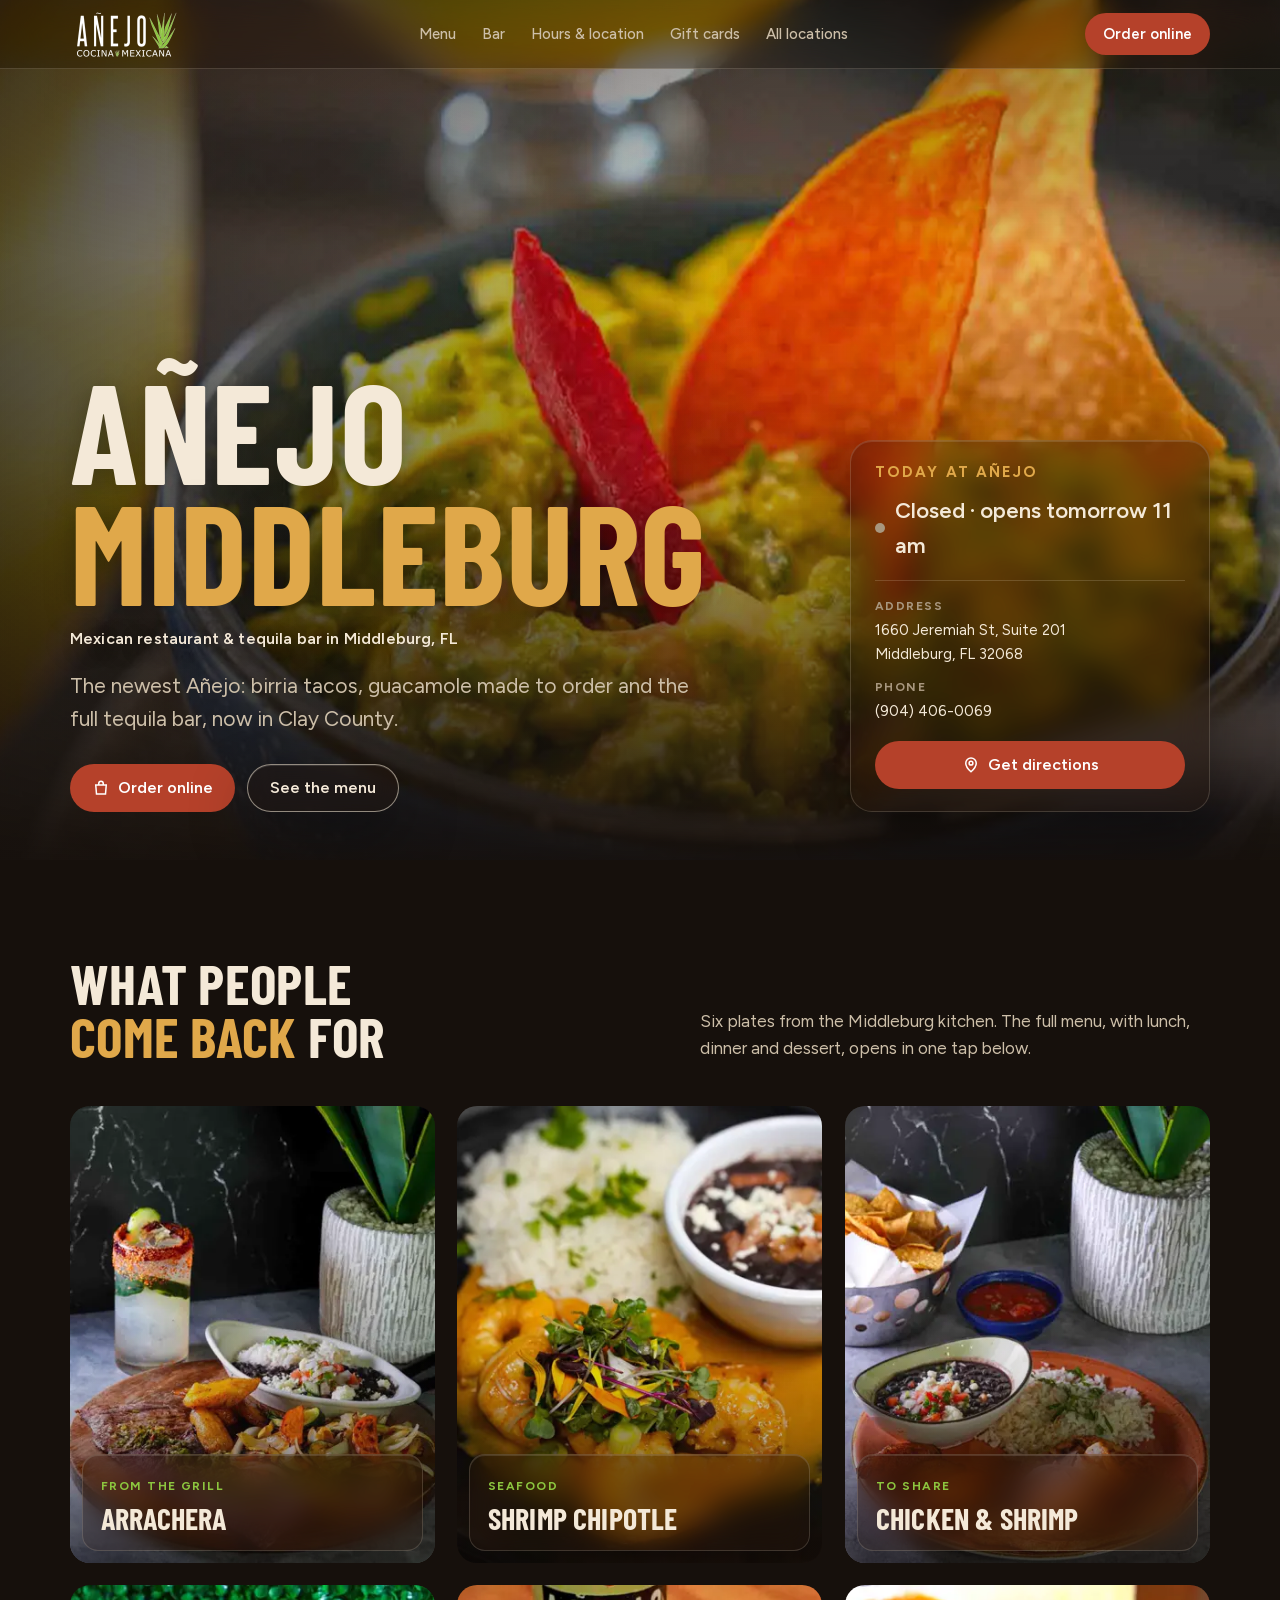
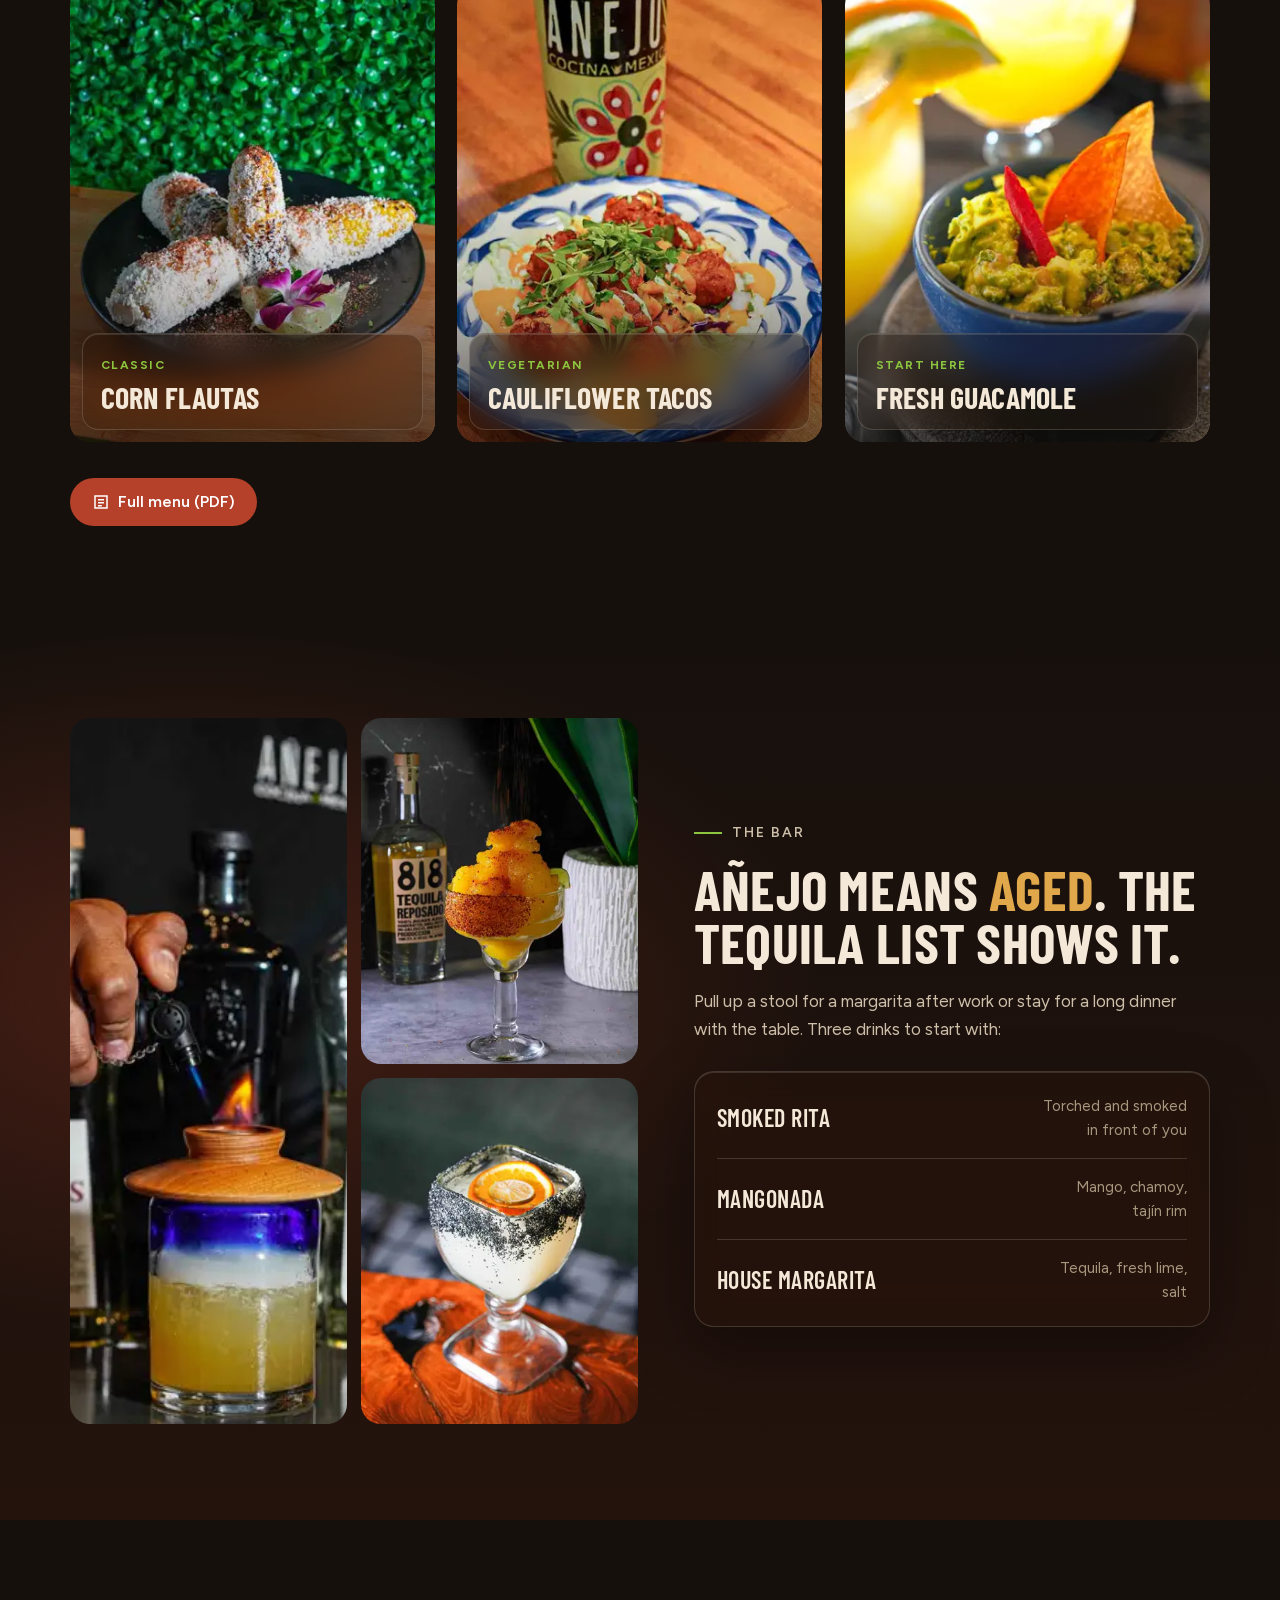
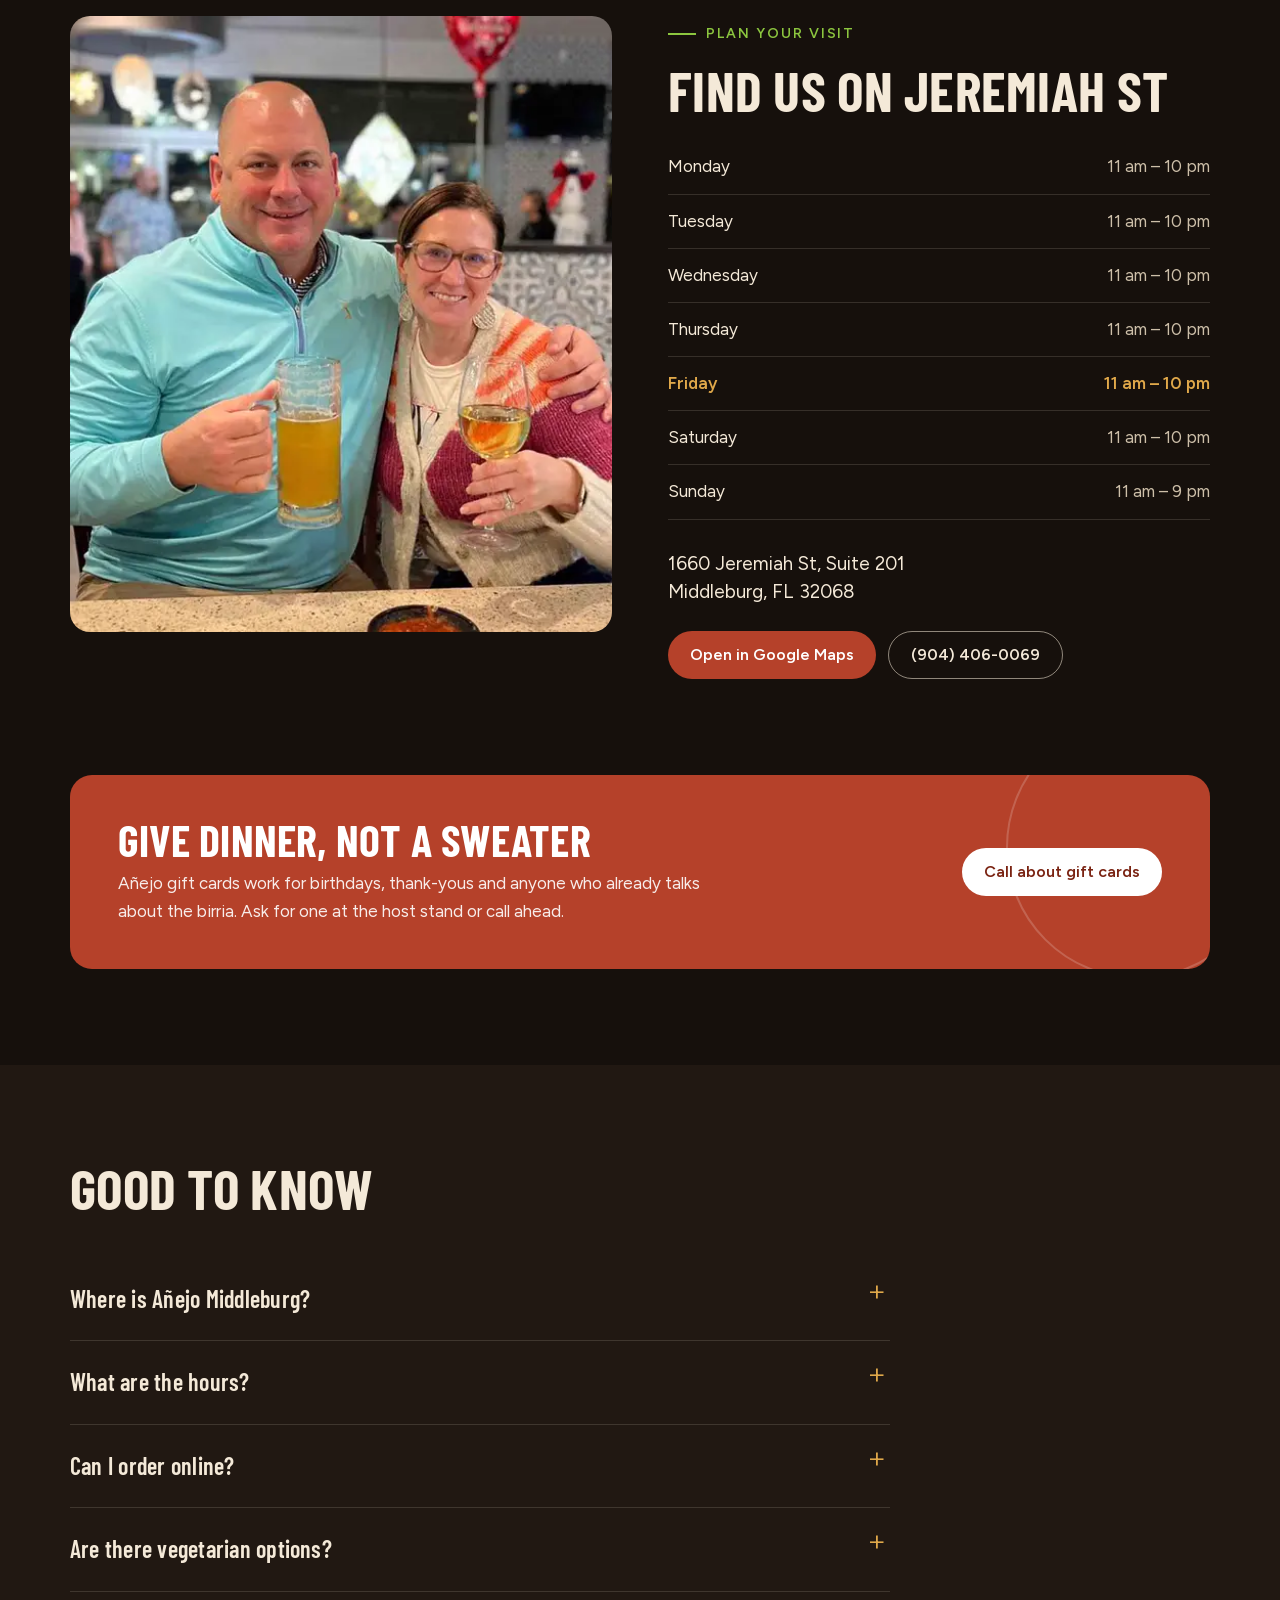
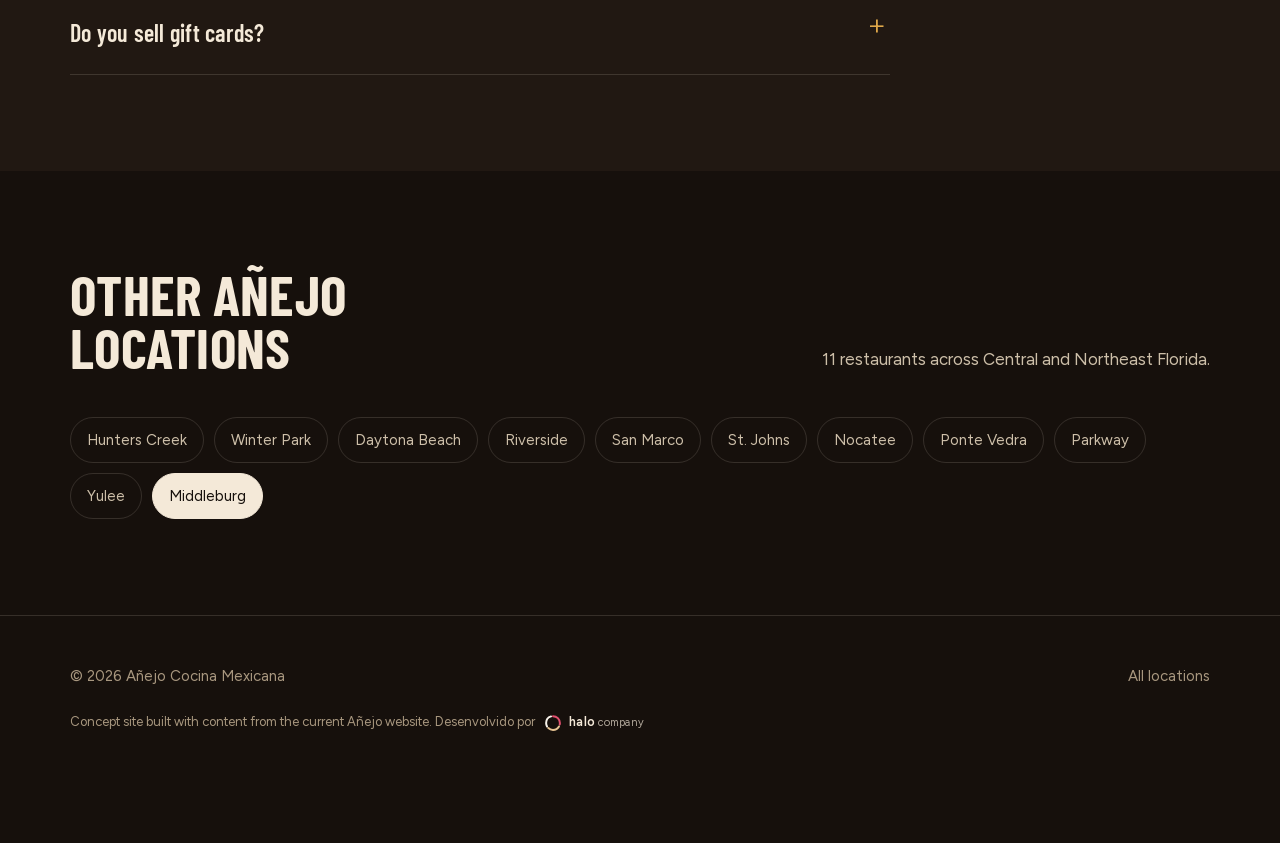
<file: middleburg/index.html>
<!doctype html>
<html lang="en" class="nojs">
<head>
<meta charset="utf-8">
<meta name="viewport" content="width=device-width, initial-scale=1">
<title>Añejo Middleburg | Mexican Restaurant &amp; Tequila Bar in Middleburg, FL</title>
<meta name="description" content="Añejo Middleburg: birria tacos, arrachera, smoked margaritas and a full tequila bar at 1660 Jeremiah St, Suite 201, Middleburg. Mon–Sat 11 am–10 pm, Sun 11 am–9 pm.">
<meta name="robots" content="noindex, nofollow">
<link rel="canonical" href="https://anejococinamexicana.com/locations/anejo-cocina-middleburg/">
<meta name="theme-color" content="#16100c">
<link rel="icon" href="data:image/svg+xml,%3Csvg xmlns=%22http://www.w3.org/2000/svg%22 viewBox=%220 0 32 32%22%3E%3Crect width=%2232%22 height=%2232%22 rx=%227%22 fill=%22%2316100c%22/%3E%3Cpath d=%22M16 27 9 9l7 9 7-9z%22 fill=%22%238cc63f%22/%3E%3C/svg%3E">
<meta property="og:type" content="restaurant.restaurant">
<meta property="og:title" content="Añejo Middleburg | Mexican Restaurant &amp;amp; Tequila Bar in Middleburg, FL">
<meta property="og:description" content="Añejo Middleburg: birria tacos, arrachera, smoked margaritas and a full tequila bar at 1660 Jeremiah St, Suite 201, Middleburg. Mon–Sat 11 am–10 pm, Sun 11 am–9 pm.">
<meta property="og:image" content="../assets/hero-guacamole-1600.webp">
<link rel="preload" href="../assets/barlow-condensed-700.woff2" as="font" type="font/woff2" crossorigin>
<link rel="preload" href="../assets/figtree.woff2" as="font" type="font/woff2" crossorigin>
<link rel="preload" as="image" href="../assets/hero-guacamole-960.webp" imagesrcset="../assets/hero-guacamole-960.webp 960w, ../assets/hero-guacamole-1600.webp 1600w" imagesizes="100vw" fetchpriority="high">
<style>
@font-face{font-family:"Barlow Condensed";src:url(../assets/barlow-condensed-700.woff2) format("woff2");font-weight:700;font-display:swap}
@font-face{font-family:"Barlow Condensed";src:url(../assets/barlow-condensed-600.woff2) format("woff2");font-weight:600;font-display:swap}
@font-face{font-family:"Figtree";src:url(../assets/figtree.woff2) format("woff2");font-weight:300 800;font-display:swap}
:root{
  --bg:#16100c;--bg-2:#211812;--bg-3:#2c2019;
  --cream:#f4e9d8;--cream-dim:#cdbfa9;--muted:#a8977f;
  --chile:#b5412a;--chile-hi:#c04a30;--agave:#8cc63f;--gold:#e0a84a;
  --line:rgba(244,233,216,.14);
  --display:"Barlow Condensed","Arial Narrow",Impact,sans-serif;
  --glass:rgba(34,22,15,.38);--glass-line:rgba(255,240,220,.16);
  --sans:"Figtree",system-ui,-apple-system,"Segoe UI",Roboto,sans-serif;
  --wrap:1180px;--r:14px;
}
*{box-sizing:border-box}
html{scroll-behavior:smooth;scroll-padding-top:80px;-webkit-text-size-adjust:100%}
@media (prefers-reduced-motion:reduce){html{scroll-behavior:auto}}
body{margin:0;background:var(--bg);color:var(--cream);font:400 17px/1.6 var(--sans)}
img{max-width:100%;height:auto;display:block}
a{color:inherit}
h1,h2,h3{font-family:var(--display);font-weight:700;line-height:.95;margin:0;letter-spacing:.005em;text-transform:uppercase}
.glass{background:var(--glass);-webkit-backdrop-filter:blur(14px) saturate(140%);backdrop-filter:blur(14px) saturate(140%);border:1px solid var(--glass-line);box-shadow:inset 0 1px 0 rgba(255,255,255,.12),0 24px 60px rgba(0,0,0,.35)}
em{font-style:normal;color:var(--gold)}
.wrap{max-width:var(--wrap);margin:0 auto;padding:0 20px}
.skip{position:absolute;left:-9999px}
.skip:focus{left:16px;top:16px;z-index:99;background:var(--cream);color:var(--bg);padding:8px 14px;border-radius:8px}
:focus-visible{outline:3px solid var(--gold);outline-offset:3px}

/* buttons */
.btn{display:inline-flex;align-items:center;justify-content:center;gap:.5em;min-height:48px;padding:0 22px;border-radius:999px;font:600 16px/1 var(--sans);text-decoration:none;white-space:nowrap;transition:background .2s,color .2s,border-color .2s}
.btn svg{width:18px;height:18px;flex:none}
.btn-main{background:var(--chile);color:#fff}
.btn-main:hover{background:var(--chile-hi)}
.btn-line{border:1.5px solid rgba(244,233,216,.55);color:var(--cream)}
.btn-line:hover{border-color:var(--cream);background:rgba(244,233,216,.08)}

/* header */
.top{position:fixed;top:0;left:0;right:0;z-index:20;background:rgba(22,16,12,.35);-webkit-backdrop-filter:blur(18px) saturate(160%);backdrop-filter:blur(18px) saturate(160%);border-bottom:1px solid var(--glass-line);transition:background .3s}
.top.solid{background:rgba(22,16,12,.72)}
.top .wrap{display:flex;align-items:center;justify-content:space-between;height:68px;gap:16px}
.logo img{width:112px;height:49px}
.nav{display:flex;gap:26px;font-size:15px;font-weight:500}
.nav a{text-decoration:none;color:var(--cream-dim)}
.nav a:hover{color:var(--cream)}
.top .btn{min-height:42px;padding:0 18px;font-size:15px}
@media (max-width:860px){.nav{display:none}}

/* hero */
.hero{position:relative;min-height:min(100vh,860px);display:flex;align-items:flex-end;overflow:hidden;padding:0}
.hero picture,.hero picture img{position:absolute;inset:0;width:100%;height:100%;object-fit:cover}
.hero picture img{transform-origin:60% 55%;animation:kb 16s cubic-bezier(.2,.6,.3,1) .4s both}
@keyframes kb{from{transform:scale(1.02)}to{transform:scale(1.12) translate(-1.5%,-1%)}}
.hero::after{content:"";position:absolute;inset:0;background:linear-gradient(180deg,rgba(22,16,12,.45) 0%,rgba(22,16,12,.1) 30%,rgba(22,16,12,.25) 55%,rgba(22,16,12,.96) 100%),linear-gradient(90deg,rgba(22,16,12,.7) 0%,rgba(22,16,12,0) 60%)}
.hero .wrap{position:relative;z-index:1;padding-top:130px;padding-bottom:48px;width:100%;display:grid;grid-template-columns:minmax(0,1fr) 360px;gap:40px;align-items:end}
.kicker{display:inline-flex;align-items:center;gap:10px;font-size:14px;font-weight:600;letter-spacing:.14em;text-transform:uppercase;color:var(--agave);margin:0 0 18px}
.kicker::before{content:"";width:28px;height:2px;background:var(--agave)}
.hero h1{font-size:clamp(64px,11vw,148px);line-height:.86;text-shadow:0 4px 30px rgba(0,0,0,.35)}
.hero h1 small{display:block;font:600 16px/1.4 var(--sans);letter-spacing:.01em;text-transform:none;color:var(--cream);margin-top:18px}
.hero .lead{font-size:clamp(18px,2.2vw,21px);color:var(--cream-dim);max-width:30em;margin:18px 0 28px}
.ctas{display:flex;flex-wrap:wrap;gap:12px}
.tonight{border-radius:22px;padding:24px 24px 22px}
.tonight h2{font-size:15px;font-family:var(--sans);font-weight:700;letter-spacing:.14em;color:var(--gold);margin-bottom:14px}
.status{display:flex;align-items:center;gap:10px;font-size:22px;font-weight:600;color:var(--cream);min-height:30px;margin:0 0 4px}
.dot{width:10px;height:10px;border-radius:50%;background:var(--muted);flex:none}
.status.open .dot{background:var(--agave);box-shadow:0 0 0 0 rgba(140,198,63,.6);animation:pulse 2.2s infinite}
@keyframes pulse{70%{box-shadow:0 0 0 10px rgba(140,198,63,0)}100%{box-shadow:0 0 0 0 rgba(140,198,63,0)}}
.tonight dl{margin:16px 0 18px;padding-top:16px;border-top:1px solid var(--glass-line);display:grid;gap:12px;font-size:15px}
.tonight dt{font-size:12px;font-weight:700;letter-spacing:.12em;text-transform:uppercase;color:var(--muted)}
.tonight dd{margin:2px 0 0;color:var(--cream)}
.tonight dd a{text-decoration:none}
.tonight .btn{width:100%}
@media (max-width:900px){.hero .wrap{grid-template-columns:minmax(0,1fr);gap:28px;padding-top:260px}.hero{min-height:0}}
@media (max-width:480px){.hero h1{font-size:clamp(54px,17vw,72px)}}

/* sections */
section{padding:96px 0}
.head{display:flex;justify-content:space-between;align-items:flex-end;gap:24px;margin-bottom:44px;flex-wrap:wrap}
.head h2{font-size:clamp(34px,5vw,56px);max-width:16ch}
.head p{max-width:30em;color:var(--cream-dim);margin:0}
@media (max-width:760px){section{padding:68px 0}}

/* menu */
.dishes{display:grid;grid-template-columns:repeat(3,1fr);gap:22px;list-style:none;margin:0;padding:0;perspective:1000px}
.dish{position:relative;border-radius:20px;overflow:hidden;aspect-ratio:4/5;background:var(--bg-2);isolation:isolate;transform:rotateX(var(--rx,0deg)) rotateY(var(--ry,0deg)) translateY(var(--ty,0));transition:transform .6s cubic-bezier(.2,.7,.2,1),box-shadow .6s;will-change:transform}
.dish img{position:absolute;inset:0;width:100%;height:100%;object-fit:cover;transition:transform 1.2s cubic-bezier(.2,.7,.2,1),filter .6s}
.dish::before{content:"";position:absolute;inset:0;z-index:1;pointer-events:none;background:radial-gradient(420px circle at var(--mx,50%) var(--my,30%),rgba(255,214,150,.28),transparent 45%);opacity:0;transition:opacity .5s}
.dish::after{content:"";position:absolute;inset:0;z-index:0;background:linear-gradient(180deg,transparent 45%,rgba(22,16,12,.55) 100%)}
.cap{position:absolute;left:12px;right:12px;bottom:12px;z-index:2;border-radius:16px;padding:16px 18px 17px}
.cap h3{font-size:30px;line-height:1}
.cap p{margin:0;color:var(--cream);font-size:15.5px;line-height:1.5;max-height:0;opacity:0;overflow:hidden;transition:max-height .5s ease,opacity .4s ease,margin .5s ease}
.tag{display:inline-block;font-size:12px;font-weight:700;letter-spacing:.12em;text-transform:uppercase;color:var(--agave);margin-bottom:6px}
@media (hover:hover) and (pointer:fine){
  .dish:hover{--ty:-6px;box-shadow:0 34px 70px rgba(0,0,0,.55),0 0 0 1px rgba(224,168,74,.4)}
  .dish:hover img{transform:scale(1.1);filter:saturate(1.18) brightness(1.06) contrast(1.04)}
  .dish:hover::before{opacity:1}
  .dish:hover .cap p{max-height:7em;opacity:1;margin-top:6px}
}
@media (hover:none){.cap p{max-height:none;opacity:1;margin-top:6px}}
@media (max-width:900px){.dishes{grid-template-columns:repeat(2,1fr)}}
@media (max-width:760px){
  .dishes{display:flex;overflow-x:auto;scroll-snap-type:x mandatory;gap:14px;margin:0 -20px;padding:0 20px 10px;scrollbar-width:none}
  .dishes::-webkit-scrollbar{display:none}
  .dish{flex:0 0 80%;scroll-snap-align:center;aspect-ratio:2/3}
  .cap{padding:13px 15px 14px}
  .cap h3{font-size:26px}
  .cap p{font-size:14.5px}
  .js .dish.reveal{opacity:1;transform:none;transition:none}
}
.swipe{display:none;margin-top:14px;font-size:14px;color:var(--muted)}
@media (max-width:760px){.swipe{display:block}}
.menu-links{display:flex;flex-wrap:wrap;gap:12px;margin-top:36px}

/* bar */
.bar{background:radial-gradient(900px 500px at 15% 40%,rgba(181,65,42,.28),transparent 70%),linear-gradient(180deg,var(--bg) 0%,#24130d 100%)}
.bar-grid{display:grid;grid-template-columns:1.1fr 1fr;gap:56px;align-items:center}
.bar-pics{display:grid;grid-template-columns:1fr 1fr;gap:14px}
.ph{border-radius:20px;overflow:hidden;position:relative}
.ph img{width:100%;height:100%;object-fit:cover;aspect-ratio:4/5;transition:transform 1.2s cubic-bezier(.2,.7,.2,1),filter .6s}
.bar-pics .ph:first-child{grid-row:span 2}
.bar-pics .ph:first-child img{aspect-ratio:auto}
@media (hover:hover) and (pointer:fine){.ph:hover img{transform:scale(1.08);filter:saturate(1.15) brightness(1.05)}}
.bar h2{font-size:clamp(34px,5vw,56px);margin-bottom:20px}
.bar p{color:var(--cream-dim)}
.drinks{list-style:none;padding:6px 22px;margin:28px 0 0;border-radius:20px}
.drinks li{display:flex;justify-content:space-between;align-items:center;gap:20px;padding:16px 0;border-bottom:1px solid var(--glass-line)}
.drinks li:last-child{border-bottom:0}
.drinks strong{font-family:var(--display);font-weight:600;font-size:24px;text-transform:uppercase;letter-spacing:.02em}
.drinks span{color:var(--muted);font-size:15px;text-align:right}
@media (max-width:900px){.bar-grid{grid-template-columns:1fr;gap:36px}}

/* visit */
.visit-grid{display:grid;grid-template-columns:1fr 1fr;gap:56px;align-items:start}
.visit-photo{border-radius:20px}
.visit-photo img{aspect-ratio:1200/1363}
.hours{width:100%;border-collapse:collapse;margin:24px 0 30px;font-size:17px}
.hours th,.hours td{padding:13px 0;border-bottom:1px solid var(--line);text-align:left;font-weight:400}
.hours td{text-align:right;color:var(--cream-dim)}
.hours tr.today th,.hours tr.today td{color:var(--gold);font-weight:600}
.addr{font-style:normal;font-size:19px;line-height:1.5}
.visit h2{font-size:clamp(34px,5vw,56px)}
@media (max-width:900px){.visit-grid{grid-template-columns:1fr;gap:36px}}

/* reveal */
.js .reveal{opacity:0;transform:translateY(30px);transition:opacity .9s ease,transform .9s cubic-bezier(.2,.7,.2,1);transition-delay:var(--d,0s)}
.js .reveal.in{opacity:1;transform:none}
.js .dish.reveal.in{transform:rotateX(var(--rx,0deg)) rotateY(var(--ry,0deg)) translateY(var(--ty,0))}
@media (prefers-reduced-motion:reduce){.hero picture img,.status.open .dot{animation:none}.js .reveal{opacity:1;transform:none;transition:none}.dish,.dish img,.ph img{transition:none}}

/* gift */
.gift{padding:0 0 96px}
.gift-card{display:grid;grid-template-columns:1fr auto;gap:28px;align-items:center;background:var(--chile);color:#fff;border-radius:22px;padding:44px 48px;position:relative;overflow:hidden}
.gift-card::after{content:"";position:absolute;right:-60px;top:-60px;width:260px;height:260px;border-radius:50%;border:2px solid rgba(255,255,255,.18)}
.gift-card h2{font-size:clamp(30px,4vw,44px);margin-bottom:10px}
.gift-card p{margin:0;max-width:36em;color:rgba(255,255,255,.9)}
.gift-card .btn{background:#fff;color:#7a2312;position:relative;z-index:1}
@media (max-width:760px){.gift-card{grid-template-columns:1fr;padding:32px 24px}}

/* faq */
.faq{background:var(--bg-2)}
.faq-list{max-width:820px}
.faq details{border-bottom:1px solid var(--line)}
.faq summary{cursor:pointer;list-style:none;padding:22px 40px 22px 0;font-family:var(--display);font-weight:600;font-size:24px;letter-spacing:.01em;position:relative}
.faq summary::-webkit-details-marker{display:none}
.faq summary::after{content:"+";position:absolute;right:4px;top:18px;font:300 30px/1 var(--sans);color:var(--gold)}
.faq details[open] summary::after{content:"–"}
.faq details p{margin:0 0 22px;color:var(--cream-dim);max-width:44em}

/* locations */
.locs{display:flex;flex-wrap:wrap;gap:10px;list-style:none;padding:0;margin:0}
.locs a{display:inline-block;padding:10px 16px;border:1px solid var(--line);border-radius:999px;text-decoration:none;font-size:15px;color:var(--cream-dim)}
.locs a:hover{border-color:var(--cream);color:var(--cream)}
.locs a[aria-current]{background:var(--cream);color:var(--bg);border-color:var(--cream)}

/* footer */
footer{border-top:1px solid var(--line);padding:48px 0 110px;font-size:15px;color:var(--muted)}
footer .wrap{display:flex;flex-wrap:wrap;justify-content:space-between;gap:24px;align-items:center}
footer nav{display:flex;gap:18px}
footer nav a{text-decoration:none}
footer nav a:hover{color:var(--cream)}
.desenvolvido{display:inline-flex;align-items:center;gap:8px}
.halo-credit{display:inline-flex;align-items:center;gap:6px;text-decoration:none;color:var(--cream)}
.halo-nome{font-weight:600;letter-spacing:.02em}
.halo-nome small{font-weight:400;opacity:.7}
.nota{width:100%;font-size:13px;margin:0}

/* mobile action bar */
.actionbar{position:fixed;left:0;right:0;bottom:0;z-index:30;display:none;grid-template-columns:repeat(3,1fr);background:rgba(22,16,12,.96);border-top:1px solid var(--line);padding:8px 8px calc(8px + env(safe-area-inset-bottom))}
.actionbar a{display:flex;flex-direction:column;align-items:center;gap:3px;padding:6px 0;text-decoration:none;font-size:13px;font-weight:600;color:var(--cream)}
.actionbar a svg{width:22px;height:22px;color:var(--gold)}
.actionbar a.hot svg{color:var(--chile-hi)}
@media (max-width:760px){.actionbar{display:grid}.top .btn{display:none}}

/* hub: locations grid */
.region{margin-top:64px}
.region:first-of-type{margin-top:0}
.region h2{font-size:clamp(28px,4vw,40px);margin-bottom:24px}
.region h2 small{display:block;font:500 16px/1.4 var(--sans);text-transform:none;color:var(--cream-dim);margin-top:8px;letter-spacing:0}
.loc-grid{display:grid;grid-template-columns:repeat(3,1fr);gap:22px;list-style:none;margin:0;padding:0;perspective:1000px}
.loc{position:relative;border-radius:20px;overflow:hidden;aspect-ratio:4/5;background:var(--bg-2);isolation:isolate;transform:rotateX(var(--rx,0deg)) rotateY(var(--ry,0deg)) translateY(var(--ty,0));transition:transform .6s cubic-bezier(.2,.7,.2,1),box-shadow .6s}
.loc img{position:absolute;inset:0;width:100%;height:100%;object-fit:cover;transition:transform 1.2s cubic-bezier(.2,.7,.2,1),filter .6s}
.loc::before{content:"";position:absolute;inset:0;z-index:1;pointer-events:none;background:radial-gradient(420px circle at var(--mx,50%) var(--my,30%),rgba(255,214,150,.25),transparent 45%);opacity:0;transition:opacity .5s}
.loc a{position:absolute;inset:0;z-index:3;text-decoration:none}
.loc .cap{display:flex;justify-content:space-between;align-items:flex-end;gap:12px}
.loc .cap p{max-height:none;opacity:1;margin-top:4px;color:var(--cream-dim);font-size:14.5px}
.loc .go{flex:none;width:42px;height:42px;border-radius:50%;background:var(--chile);display:grid;place-items:center;transition:transform .4s}
.loc .go svg{width:18px;height:18px;color:#fff}
.loc .rate{position:absolute;top:14px;left:14px;z-index:2;border-radius:999px;padding:6px 12px;font-size:13.5px;font-weight:600}
.loc .rate b{color:var(--gold)}
@media (hover:hover) and (pointer:fine){
  .loc:hover{--ty:-6px;box-shadow:0 34px 70px rgba(0,0,0,.55),0 0 0 1px rgba(224,168,74,.4)}
  .loc:hover img{transform:scale(1.08);filter:saturate(1.15) brightness(1.05)}
  .loc:hover::before{opacity:1}
  .loc:hover .go{transform:translateX(4px)}
}
@media (max-width:900px){.loc-grid{grid-template-columns:repeat(2,1fr)}}
@media (max-width:560px){.loc-grid{grid-template-columns:1fr}.loc{aspect-ratio:4/3.4}}
.hub-hero .wrap{grid-template-columns:minmax(0,1fr)}
.hub-hero .lead{max-width:36em}
.rating{display:inline-flex;align-items:center;gap:8px;margin:0 0 14px;font-size:15px;color:var(--cream)}
.rating b{color:var(--gold);font-size:17px}
.hh{margin:10px 0 0;font-size:14.5px;color:var(--agave);font-weight:600}

</style>
<script type="application/ld+json">
{
 "@context": "https://schema.org",
 "@graph": [
  {
   "@type": "Restaurant",
   "@id": "https://anejococinamexicana.com/locations/anejo-cocina-middleburg/#restaurant",
   "name": "Añejo Cocina Mexicana – Middleburg",
   "url": "https://anejococinamexicana.com/locations/anejo-cocina-middleburg/",
   "telephone": "+19044060069",
   "servesCuisine": [
    "Mexican"
   ],
   "priceRange": "$$",
   "address": {
    "@type": "PostalAddress",
    "streetAddress": "1660 Jeremiah St, Suite 201",
    "addressLocality": "Middleburg",
    "addressRegion": "FL",
    "postalCode": "32068",
    "addressCountry": "US"
   },
   "geo": {
    "@type": "GeoCoordinates",
    "latitude": 30.1129798,
    "longitude": -81.8304976
   },
   "hasMap": "https://www.google.com/maps/search/?api=1&query=Anejo+Cocina+Middleburg+1660+Jeremiah+St+Middleburg+FL",
   "openingHoursSpecification": [
    {
     "@type": "OpeningHoursSpecification",
     "dayOfWeek": [
      "Monday",
      "Tuesday",
      "Wednesday",
      "Thursday",
      "Friday",
      "Saturday"
     ],
     "opens": "11:00",
     "closes": "22:00"
    },
    {
     "@type": "OpeningHoursSpecification",
     "dayOfWeek": [
      "Sunday"
     ],
     "opens": "11:00",
     "closes": "21:00"
    }
   ],
   "hasMenu": "https://anejococinamexicana.com/wp-content/uploads/2026/07/anejo-2026-new-menu.pdf",
   "potentialAction": {
    "@type": "OrderAction",
    "target": "https://oo.viguest.com/?siteName=anejomiddleburg"
   },
   "sameAs": [
    "https://www.facebook.com/anejococinamiddleburg",
    "https://www.instagram.com/anejococinamiddleburg"
   ],
   "parentOrganization": {
    "@type": "Organization",
    "name": "Añejo Cocina Mexicana",
    "url": "https://anejococinamexicana.com/"
   }
  },
  {
   "@type": "BreadcrumbList",
   "itemListElement": [
    {
     "@type": "ListItem",
     "position": 1,
     "name": "Home",
     "item": "https://anejococinamexicana.com/"
    },
    {
     "@type": "ListItem",
     "position": 2,
     "name": "Locations",
     "item": "https://anejococinamexicana.com/locations/"
    },
    {
     "@type": "ListItem",
     "position": 3,
     "name": "Middleburg"
    }
   ]
  },
  {
   "@type": "FAQPage",
   "mainEntity": [
    {
     "@type": "Question",
     "name": "Where is Añejo Middleburg?",
     "acceptedAnswer": {
      "@type": "Answer",
      "text": "1660 Jeremiah St, Suite 201, Middleburg, FL 32068, on Jeremiah St."
     }
    },
    {
     "@type": "Question",
     "name": "What are the hours?",
     "acceptedAnswer": {
      "@type": "Answer",
      "text": "Monday to Saturday from 11 am to 10 pm, and Sunday from 11 am to 9 pm."
     }
    },
    {
     "@type": "Question",
     "name": "Can I order online?",
     "acceptedAnswer": {
      "@type": "Answer",
      "text": "Yes. Order pickup online through the Añejo Middleburg ordering page, or call (904) 406-0069."
     }
    },
    {
     "@type": "Question",
     "name": "Are there vegetarian options?",
     "acceptedAnswer": {
      "@type": "Answer",
      "text": "Yes. The cauliflower tacos are vegetarian, and the guacamole, made to order, is a good start for any table."
     }
    },
    {
     "@type": "Question",
     "name": "Do you sell gift cards?",
     "acceptedAnswer": {
      "@type": "Answer",
      "text": "Yes. Añejo gift cards are available at the restaurant."
     }
    }
   ]
  }
 ]
}
</script>
</head>
<body>
<a class="skip" href="#main">Skip to content</a>
<header class="top">
  <div class="wrap">
    <a class="logo" href="../" aria-label="Añejo Cocina Mexicana, all locations"><img src="../assets/logo-224.webp" width="112" height="49" alt="Añejo Cocina Mexicana"></a>
    <nav class="nav" aria-label="Main"><a href="#menu">Menu</a><a href="#bar">Bar</a><a href="#visit">Hours &amp; location</a><a href="#gift">Gift cards</a><a href="../#locations">All locations</a></nav>
    <a class="btn btn-main" href="https://oo.viguest.com/?siteName=anejomiddleburg" target="_blank" rel="noopener">Order online</a>
  </div>
</header>

<main id="main">
  <section class="hero" aria-labelledby="h1">
    <picture>
      <img src="../assets/hero-guacamole-960.webp" srcset="../assets/hero-guacamole-960.webp 960w, ../assets/hero-guacamole-1600.webp 1600w" sizes="100vw" width="1600" height="1200" alt="Fresh guacamole in a stone bowl with tortilla chips" fetchpriority="high">
    </picture>
    <div class="wrap">
      <div>
        <h1 id="h1">Añejo <em>Middleburg</em><small>Mexican restaurant &amp; tequila bar in Middleburg, FL</small></h1>
        <p class="lead">The newest Añejo: birria tacos, guacamole made to order and the full tequila bar, now in Clay County.</p>
        <div class="ctas">
          <a class="btn btn-main" href="https://oo.viguest.com/?siteName=anejomiddleburg" target="_blank" rel="noopener"><svg viewBox="0 0 24 24" fill="none" stroke="currentColor" stroke-width="2" aria-hidden="true"><path d="M5 8h14l-1 12H6z"/><path d="M9 8V6a3 3 0 0 1 6 0v2"/></svg>Order online</a>
          <a class="btn btn-line glass" href="#menu">See the menu</a>
        </div>
      </div>
      <aside class="tonight glass" aria-label="Today at Añejo Middleburg">
        <h2>Today at Añejo</h2>
        
        <p class="status" data-horas='[[660,1260],[660,1320],[660,1320],[660,1320],[660,1320],[660,1320],[660,1320]]' aria-live="polite"><span class="dot"></span><span class="st">Mon–Sat 11 am–10 pm</span></p>
        
        <dl>
          <div><dt>Address</dt><dd>1660 Jeremiah St, Suite 201<br>Middleburg, FL 32068</dd></div>
          <div><dt>Phone</dt><dd><a href="tel:+19044060069">(904) 406-0069</a></dd></div>
        </dl>
        <a class="btn btn-main" href="https://www.google.com/maps/search/?api=1&query=Anejo+Cocina+Middleburg+1660+Jeremiah+St+Middleburg+FL" target="_blank" rel="noopener"><svg viewBox="0 0 24 24" fill="none" stroke="currentColor" stroke-width="2" aria-hidden="true"><path d="M12 21s-7-6.2-7-11.5A7 7 0 0 1 19 9.5C19 14.8 12 21 12 21z"/><circle cx="12" cy="9.5" r="2.5"/></svg>Get directions</a>
      </aside>
    </div>
  </section>

  <section id="menu" aria-labelledby="menu-h">
    <div class="wrap">
      <div class="head reveal">
        <h2 id="menu-h">What people <em>come back</em> for</h2>
        <p>Six plates from the Middleburg kitchen. The full menu, with lunch, dinner and dessert, opens in one tap below.</p>
      </div>
      <ul class="dishes">
        <li class="dish reveal" style="--d:0.00s">
          <img src="../assets/arrachera-400.webp" srcset="../assets/arrachera-260.webp 260w, ../assets/arrachera-400.webp 400w, ../assets/arrachera-720.webp 720w" sizes="(max-width:760px) 80vw, (max-width:900px) 50vw, 380px" width="720" height="900" alt="Arrachera skirt steak sliced on a plate" loading="lazy">
          <div class="cap glass"><span class="tag">From the grill</span><h3>Arrachera</h3><p>Marinated skirt steak, grilled and sliced, served with rice, beans and tortillas.</p></div>
        </li>
        <li class="dish reveal" style="--d:0.08s">
          <img src="../assets/shrimp-chipotle-400.webp" srcset="../assets/shrimp-chipotle-260.webp 260w, ../assets/shrimp-chipotle-400.webp 400w, ../assets/shrimp-chipotle-720.webp 720w" sizes="(max-width:760px) 80vw, (max-width:900px) 50vw, 380px" width="720" height="900" alt="Shrimp in chipotle cream sauce" loading="lazy">
          <div class="cap glass"><span class="tag">Seafood</span><h3>Shrimp Chipotle</h3><p>Shrimp in a smoky chipotle cream. Ask for extra tortillas to clean the plate.</p></div>
        </li>
        <li class="dish reveal" style="--d:0.16s">
          <img src="../assets/chicken-shrimp-400.webp" srcset="../assets/chicken-shrimp-260.webp 260w, ../assets/chicken-shrimp-400.webp 400w, ../assets/chicken-shrimp-720.webp 720w" sizes="(max-width:760px) 80vw, (max-width:900px) 50vw, 380px" width="720" height="900" alt="Grilled chicken and shrimp platter with peppers and onions" loading="lazy">
          <div class="cap glass"><span class="tag">To share</span><h3>Chicken &amp; Shrimp</h3><p>Grilled chicken and shrimp over peppers and onions, sizzling when it lands.</p></div>
        </li>
        <li class="dish reveal" style="--d:0.00s">
          <img src="../assets/flautas-400.webp" srcset="../assets/flautas-260.webp 260w, ../assets/flautas-400.webp 400w, ../assets/flautas-720.webp 720w" sizes="(max-width:760px) 80vw, (max-width:900px) 50vw, 380px" width="720" height="900" alt="Crispy corn flautas topped with cream and cheese" loading="lazy">
          <div class="cap glass"><span class="tag">Classic</span><h3>Corn Flautas</h3><p>Rolled corn tortillas fried crisp, topped with crema, cheese and salsa.</p></div>
        </li>
        <li class="dish reveal" style="--d:0.08s">
          <img src="../assets/cauliflower-tacos-400.webp" srcset="../assets/cauliflower-tacos-260.webp 260w, ../assets/cauliflower-tacos-400.webp 400w, ../assets/cauliflower-tacos-720.webp 720w" sizes="(max-width:760px) 80vw, (max-width:900px) 50vw, 380px" width="720" height="900" alt="Cauliflower tacos with fresh toppings" loading="lazy">
          <div class="cap glass"><span class="tag">Vegetarian</span><h3>Cauliflower Tacos</h3><p>Roasted cauliflower in corn tortillas. The meat-free pick that nobody treats as second best.</p></div>
        </li>
        <li class="dish reveal" style="--d:0.16s">
          <img src="../assets/guacamole-400.webp" srcset="../assets/guacamole-260.webp 260w, ../assets/guacamole-400.webp 400w, ../assets/guacamole-720.webp 720w" sizes="(max-width:760px) 80vw, (max-width:900px) 50vw, 380px" width="720" height="900" alt="Fresh guacamole in a stone bowl with tortilla chips" loading="lazy">
          <div class="cap glass"><span class="tag">Start here</span><h3>Fresh Guacamole</h3><p>Made to order with ripe avocado, onion, cilantro and lime.</p></div>
        </li>
      </ul>
      <p class="swipe" aria-hidden="true">Swipe for more →</p>
      <div class="menu-links"><a class="btn btn-main" href="https://anejococinamexicana.com/wp-content/uploads/2026/07/anejo-2026-new-menu.pdf" target="_blank" rel="noopener"><svg viewBox="0 0 24 24" fill="none" stroke="currentColor" stroke-width="2" aria-hidden="true"><path d="M4 4h16v16H4z"/><path d="M8 9h8M8 13h8M8 17h5"/></svg>Full menu (PDF)</a></div>
    </div>
  </section>

  <section id="bar" class="bar" aria-labelledby="bar-h">
    <div class="wrap bar-grid">
      <div class="bar-pics reveal">
        <div class="ph"><img src="../assets/smoked-rita-400.webp" srcset="../assets/smoked-rita-400.webp 400w, ../assets/smoked-rita-720.webp 720w" sizes="(max-width:900px) 50vw, 300px" width="720" height="900" alt="Smoked margarita being torched next to tequila bottles" loading="lazy"></div>
        <div class="ph"><img src="../assets/mangonada-400.webp" srcset="../assets/mangonada-400.webp 400w, ../assets/mangonada-720.webp 720w" sizes="(max-width:900px) 50vw, 300px" width="720" height="900" alt="Mangonada with chamoy and tajín rim" loading="lazy"></div>
        <div class="ph"><img src="../assets/house-margarita-400.webp" srcset="../assets/house-margarita-400.webp 400w, ../assets/house-margarita-720.webp 720w" sizes="(max-width:900px) 50vw, 300px" width="720" height="900" alt="House margarita with salted rim and lime" loading="lazy"></div>
      </div>
      <div>
        <p class="kicker">The bar</p>
        <h2 id="bar-h">Añejo means <em>aged</em>. The tequila list shows it.</h2>
        <p>Pull up a stool for a margarita after work or stay for a long dinner with the table. Three drinks to start with:</p>
        <ul class="drinks glass">
          <li><strong>Smoked Rita</strong><span>Torched and smoked<br>in front of you</span></li>
          <li><strong>Mangonada</strong><span>Mango, chamoy,<br>tajín rim</span></li>
          <li><strong>House Margarita</strong><span>Tequila, fresh lime,<br>salt</span></li>
        </ul>
      </div>
    </div>
  </section>

  <section id="visit" class="visit" aria-labelledby="visit-h">
    <div class="wrap visit-grid">
      <div class="visit-photo ph reveal">
        <img src="../assets/clientes-480.webp" srcset="../assets/clientes-480.webp 480w, ../assets/clientes-800.webp 800w" sizes="(max-width:900px) 100vw, 560px" width="800" height="602" alt="Guests toasting with a beer and a margarita at the Añejo bar" loading="lazy">
      </div>
      <div>
        <p class="kicker">Plan your visit</p>
        <h2 id="visit-h">Find us on Jeremiah St</h2>
        <table class="hours" aria-label="Opening hours">
          <tbody>
            <tr data-d="1"><th scope="row">Monday</th><td>11 am – 10 pm</td></tr>
            <tr data-d="2"><th scope="row">Tuesday</th><td>11 am – 10 pm</td></tr>
            <tr data-d="3"><th scope="row">Wednesday</th><td>11 am – 10 pm</td></tr>
            <tr data-d="4"><th scope="row">Thursday</th><td>11 am – 10 pm</td></tr>
            <tr data-d="5"><th scope="row">Friday</th><td>11 am – 10 pm</td></tr>
            <tr data-d="6"><th scope="row">Saturday</th><td>11 am – 10 pm</td></tr>
            <tr data-d="0"><th scope="row">Sunday</th><td>11 am – 9 pm</td></tr>
          </tbody>
        </table>
        <address class="addr">1660 Jeremiah St, Suite 201<br>Middleburg, FL 32068</address>
        <div class="ctas" style="margin-top:24px">
          <a class="btn btn-main" href="https://www.google.com/maps/search/?api=1&query=Anejo+Cocina+Middleburg+1660+Jeremiah+St+Middleburg+FL" target="_blank" rel="noopener">Open in Google Maps</a>
          <a class="btn btn-line" href="tel:+19044060069">(904) 406-0069</a>
        </div>
      </div>
    </div>
  </section>

  <div class="gift" id="gift">
    <div class="wrap">
      <div class="gift-card">
        <div>
          <h2>Give dinner, not a sweater</h2>
          <p>Añejo gift cards work for birthdays, thank-yous and anyone who already talks about the birria. Ask for one at the host stand or call ahead.</p>
        </div>
        <a class="btn" href="tel:+19044060069">Call about gift cards</a>
      </div>
    </div>
  </div>

  <section class="faq" aria-labelledby="faq-h">
    <div class="wrap">
      <div class="head reveal"><h2 id="faq-h">Good to know</h2></div>
      <div class="faq-list">
        <details><summary>Where is Añejo Middleburg?</summary><p>1660 Jeremiah St, Suite 201, Middleburg, FL 32068, on Jeremiah St.</p></details>
        <details><summary>What are the hours?</summary><p>Monday to Saturday from 11 am to 10 pm, and Sunday from 11 am to 9 pm.</p></details>
        <details><summary>Can I order online?</summary><p>Yes. Order pickup online through the Añejo Middleburg ordering page, or call (904) 406-0069.</p></details>
        <details><summary>Are there vegetarian options?</summary><p>Yes. The cauliflower tacos are vegetarian, and the guacamole, made to order, is a good start for any table.</p></details>
        <details><summary>Do you sell gift cards?</summary><p>Yes. Añejo gift cards are available at the restaurant.</p></details>
      </div>
    </div>
  </section>

  <section id="locations" aria-labelledby="loc-h">
    <div class="wrap">
      <div class="head reveal"><h2 id="loc-h">Other Añejo locations</h2><p>11 restaurants across Central and Northeast Florida.</p></div>
      <ul class="locs">
        <li><a href="../hunters-creek/">Hunters Creek</a></li>
        <li><a href="../winter-park/">Winter Park</a></li>
        <li><a href="../daytona-beach/">Daytona Beach</a></li>
        <li><a href="../riverside/">Riverside</a></li>
        <li><a href="../san-marco/">San Marco</a></li>
        <li><a href="../st-johns/">St. Johns</a></li>
        <li><a href="../nocatee/">Nocatee</a></li>
        <li><a href="../ponte-vedra/">Ponte Vedra</a></li>
        <li><a href="../parkway/">Parkway</a></li>
        <li><a href="../yulee/">Yulee</a></li>
        <li><a href="../middleburg/" aria-current="page">Middleburg</a></li>
      </ul>
    </div>
  </section>
</main>

<footer>
  <div class="wrap">
    <span>© 2026 Añejo Cocina Mexicana</span>
    <nav aria-label="Site"><a href="../">All locations</a></nav>
    <p class="nota">Concept site built with content from the current Añejo website. <span class="desenvolvido">Desenvolvido por <a href="https://haloconsulting.com.br/" target="_blank" rel="noopener" class="halo-credit"><svg viewBox="0 0 32 32" width="20" height="20" aria-hidden="true"><g transform="rotate(-90 16 16)" fill="none" stroke-width="3.2" stroke-linecap="round"><circle cx="16" cy="16" r="11" pathLength="300" stroke="#E0506F" stroke-dasharray="86 214"/><circle cx="16" cy="16" r="11" pathLength="300" stroke="#E7C493" stroke-dasharray="86 214" stroke-dashoffset="-100"/><circle cx="16" cy="16" r="11" pathLength="300" stroke="#F8F3EB" stroke-dasharray="86 214" stroke-dashoffset="-200"/></g></svg><span class="halo-nome">halo <small>company</small></span></a></span></p>
  </div>
</footer>

<nav class="actionbar" aria-label="Quick actions" style="grid-template-columns:repeat(4,1fr)">
  <a class="hot" href="tel:+19044060069"><svg viewBox="0 0 24 24" fill="none" stroke="currentColor" stroke-width="2" aria-hidden="true"><path d="M5 4h4l2 5-2.5 1.5a11 11 0 0 0 5 5L15 13l5 2v4a2 2 0 0 1-2 2A16 16 0 0 1 3 6a2 2 0 0 1 2-2"/></svg>Call</a>
  <a href="https://oo.viguest.com/?siteName=anejomiddleburg" target="_blank" rel="noopener"><svg viewBox="0 0 24 24" fill="none" stroke="currentColor" stroke-width="2" aria-hidden="true"><path d="M5 8h14l-1 12H6z"/><path d="M9 8V6a3 3 0 0 1 6 0v2"/></svg>Order</a>
  <a href="#menu"><svg viewBox="0 0 24 24" fill="none" stroke="currentColor" stroke-width="2" aria-hidden="true"><path d="M4 4h16v16H4z"/><path d="M8 9h8M8 13h8M8 17h5"/></svg>Menu</a>
  <a href="https://www.google.com/maps/search/?api=1&query=Anejo+Cocina+Middleburg+1660+Jeremiah+St+Middleburg+FL" target="_blank" rel="noopener"><svg viewBox="0 0 24 24" fill="none" stroke="currentColor" stroke-width="2" aria-hidden="true"><path d="M12 21s-7-6.2-7-11.5A7 7 0 0 1 19 9.5C19 14.8 12 21 12 21z"/><circle cx="12" cy="9.5" r="2.5"/></svg>Directions</a>
</nav>
<script>
(function(){
  var d=document.documentElement;d.classList.remove('nojs');d.classList.add('js');
  var top=document.querySelector('.top');
  var onS=function(){top.classList.toggle('solid',scrollY>60)};onS();addEventListener('scroll',onS,{passive:true});
  var p;try{p=new Intl.DateTimeFormat('en-US',{timeZone:'America/New_York',weekday:'short',hour:'numeric',minute:'numeric',hour12:false}).formatToParts(new Date());}catch(e){}
  if(p){
    var g=function(t){for(var i=0;i<p.length;i++)if(p[i].type===t)return p[i].value};
    var dia=['Sun','Mon','Tue','Wed','Thu','Fri','Sat'].indexOf(g('weekday')),min=(parseInt(g('hour'),10)%24)*60+parseInt(g('minute'),10);
    var fmt=function(x){var h=Math.floor(x/60),mm=x%60,s=h>=12&&h<24?'pm':'am';h=h%12||12;return h+(mm?':'+(mm<10?'0':'')+mm:'')+' '+s};
    document.querySelectorAll('[data-horas]').forEach(function(el){
      var H=JSON.parse(el.getAttribute('data-horas')),o=H[dia],txt=el.querySelector('.st');
      if(min>=o[0]&&min<o[1]){el.classList.add('open');txt.textContent='Open now · until '+fmt(o[1]);}
      else txt.textContent=min<o[0]?'Opens today at '+fmt(o[0]):'Closed · opens tomorrow '+fmt(H[(dia+1)%7][0]);
    });
    var row=document.querySelector('.hours tr[data-d="'+dia+'"]');if(row)row.className='today';
  }
  var rm=matchMedia('(prefers-reduced-motion: reduce)').matches,els=document.querySelectorAll('.reveal');
  if(rm||!('IntersectionObserver' in window)){els.forEach(function(e){e.classList.add('in')});}
  else{var io=new IntersectionObserver(function(es){es.forEach(function(e){if(e.isIntersecting){e.target.classList.add('in');io.unobserve(e.target)}})},{rootMargin:'0px 0px -8% 0px'});els.forEach(function(e){io.observe(e)});}
  if(rm||!matchMedia('(hover:hover) and (pointer:fine)').matches)return;
  document.querySelectorAll('.dish,.loc').forEach(function(c){
    c.addEventListener('pointermove',function(e){var r=c.getBoundingClientRect(),x=(e.clientX-r.left)/r.width,y=(e.clientY-r.top)/r.height;
      c.style.setProperty('--ry',((x-.5)*8).toFixed(2)+'deg');c.style.setProperty('--rx',((.5-y)*8).toFixed(2)+'deg');
      c.style.setProperty('--mx',(x*100).toFixed(1)+'%');c.style.setProperty('--my',(y*100).toFixed(1)+'%');});
    c.addEventListener('pointerleave',function(){c.style.setProperty('--rx','0deg');c.style.setProperty('--ry','0deg')});
  });
})();
</script>
</body>
</html>
</file>
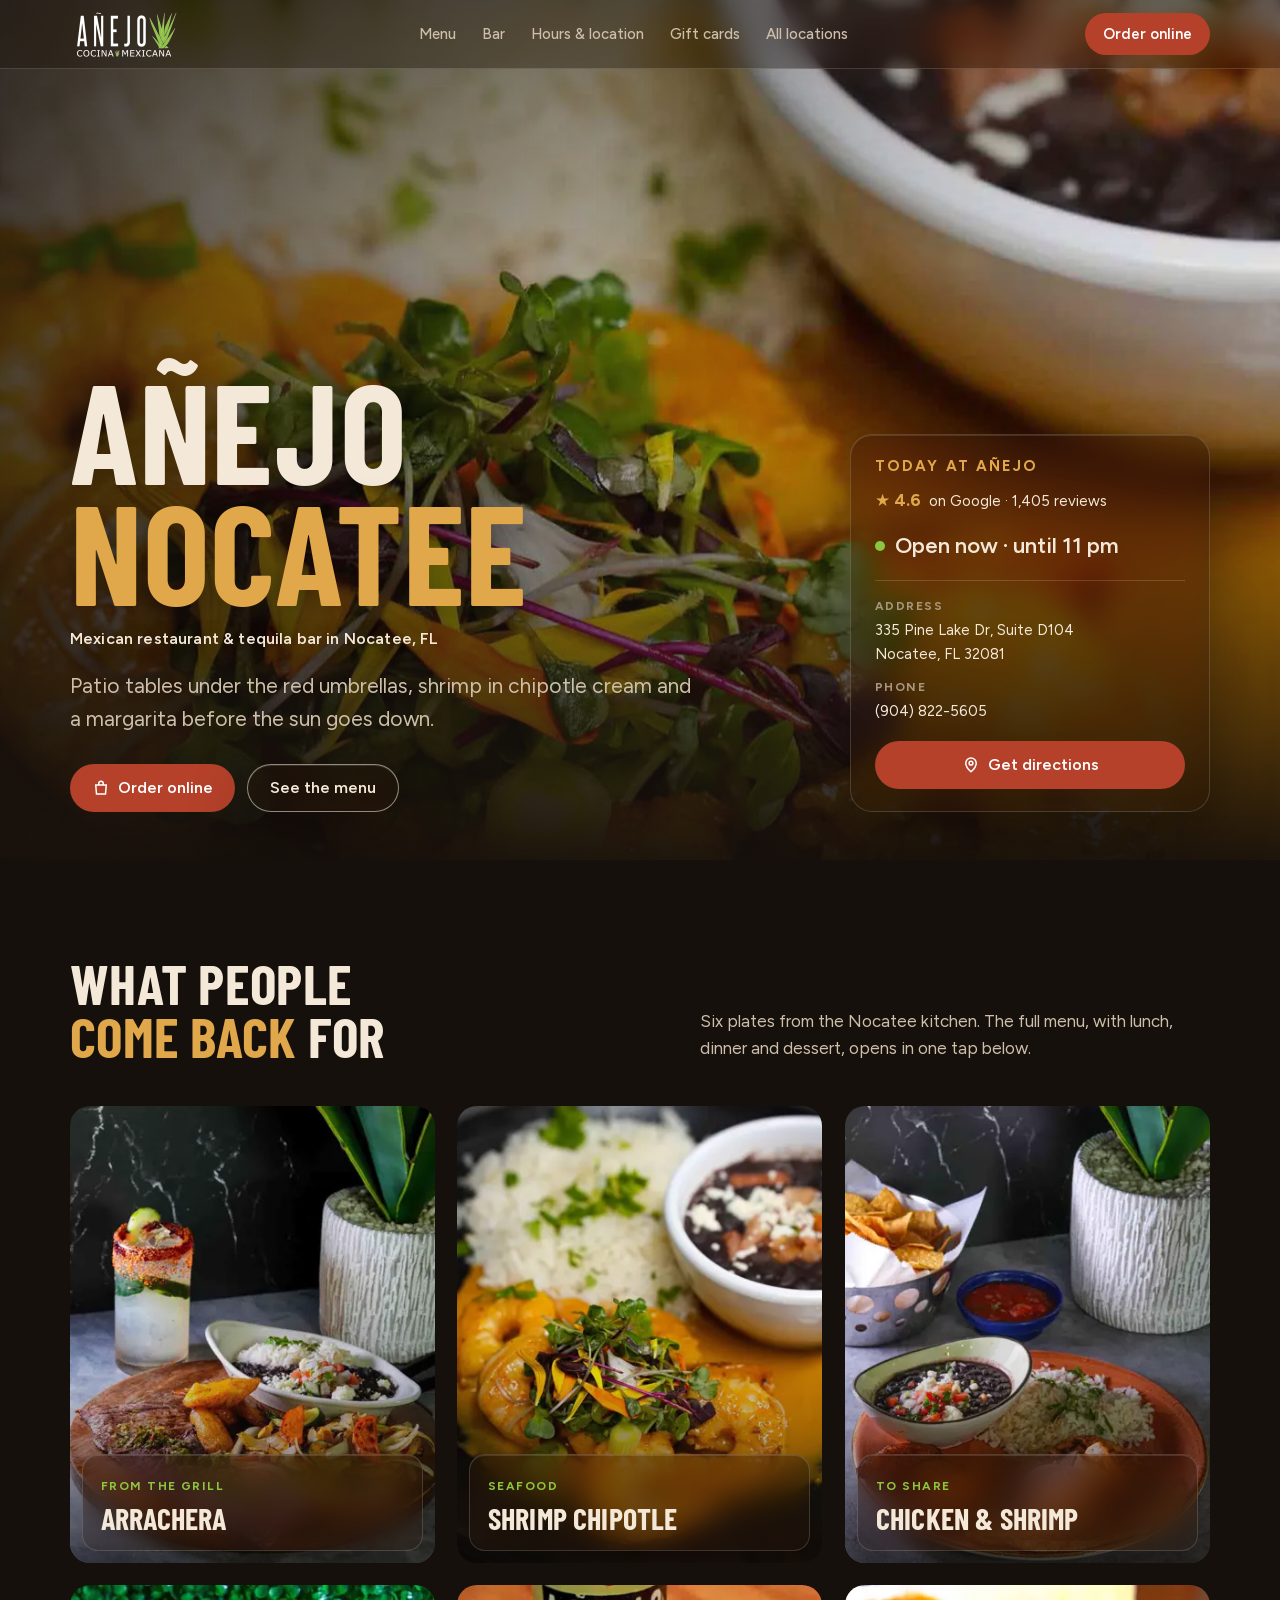
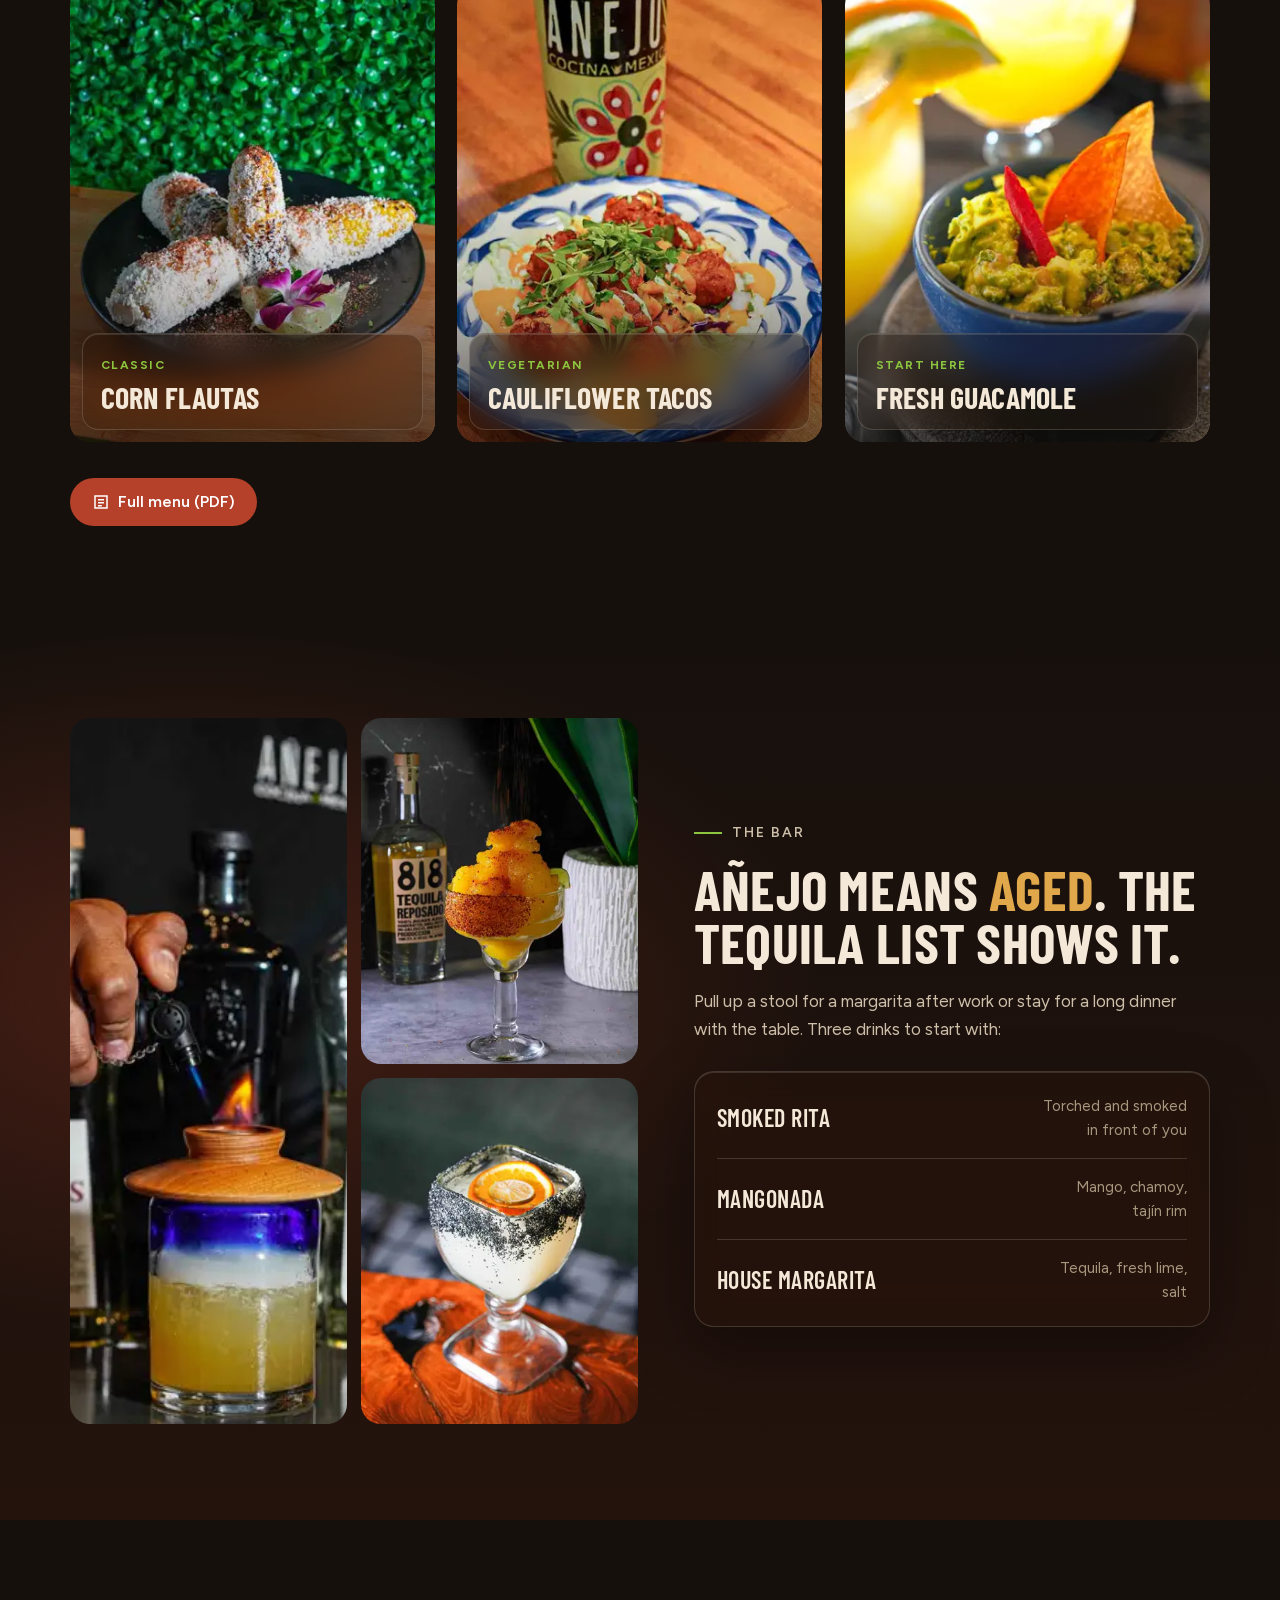
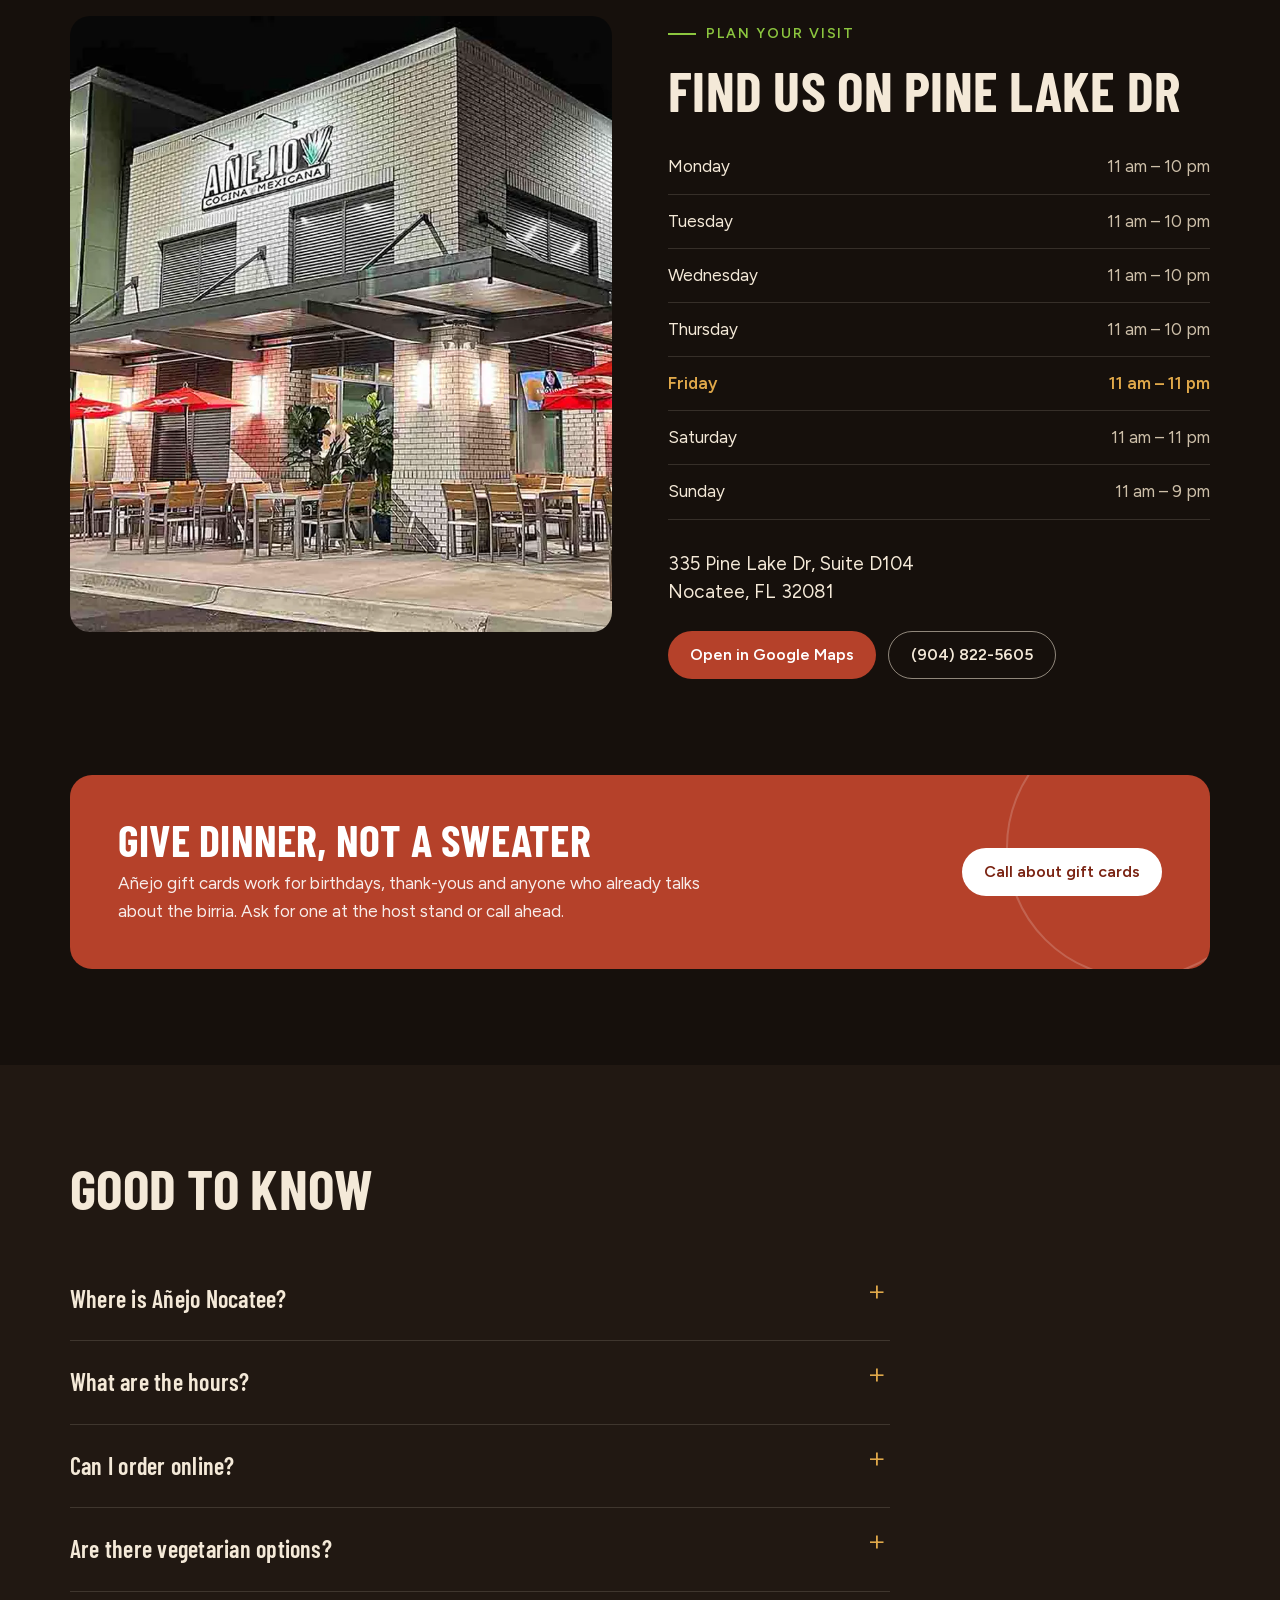
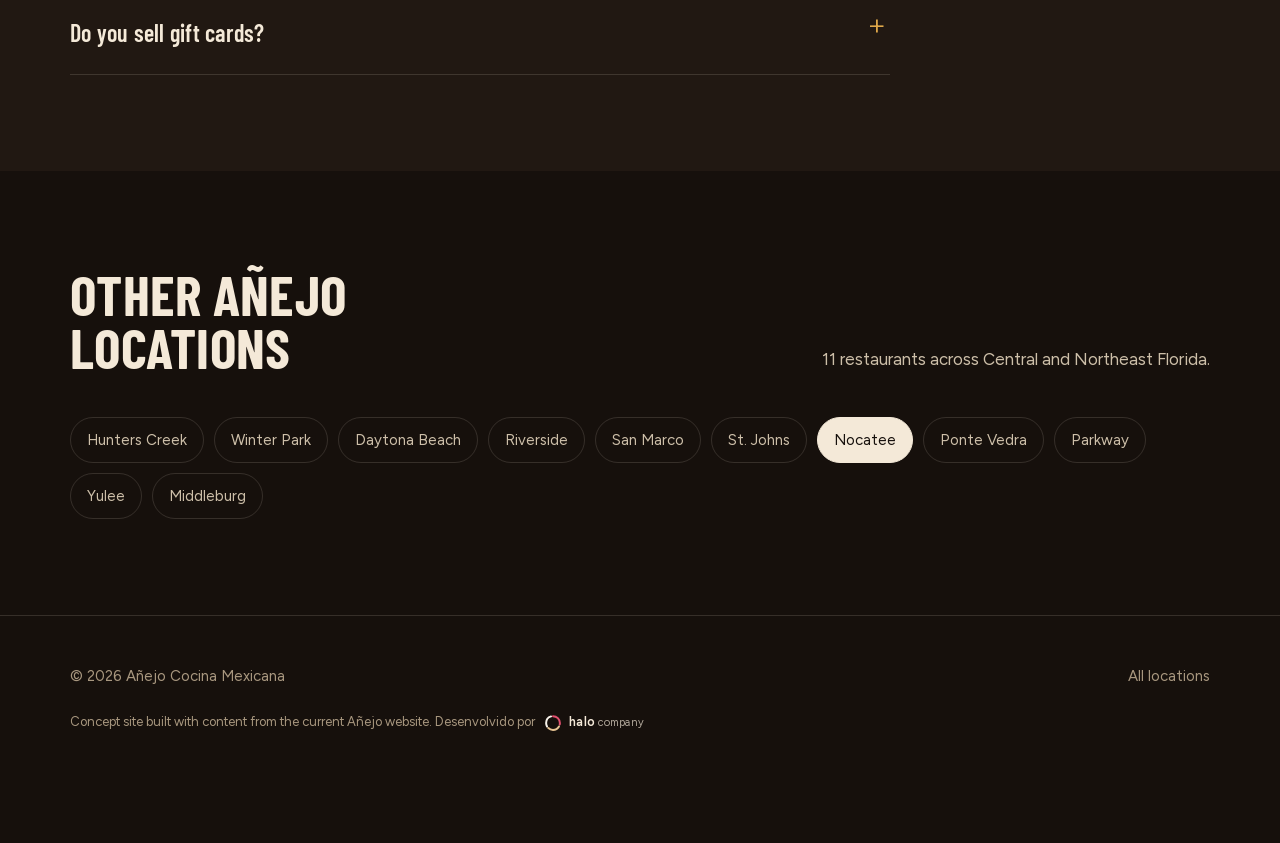
<file: nocatee/index.html>
<!doctype html>
<html lang="en" class="nojs">
<head>
<meta charset="utf-8">
<meta name="viewport" content="width=device-width, initial-scale=1">
<title>Añejo Nocatee | Mexican Restaurant &amp; Tequila Bar in Nocatee, FL</title>
<meta name="description" content="Añejo Nocatee: birria tacos, arrachera, smoked margaritas and a full tequila bar at 335 Pine Lake Dr, Suite D104, Nocatee. Mon–Thu 11 am–10 pm, Fri–Sat 11 am–11 pm, Sun 11 am–9 pm.">
<meta name="robots" content="noindex, nofollow">
<link rel="canonical" href="https://anejococinamexicana.com/anejo-nocatee/">
<meta name="theme-color" content="#16100c">
<link rel="icon" href="data:image/svg+xml,%3Csvg xmlns=%22http://www.w3.org/2000/svg%22 viewBox=%220 0 32 32%22%3E%3Crect width=%2232%22 height=%2232%22 rx=%227%22 fill=%22%2316100c%22/%3E%3Cpath d=%22M16 27 9 9l7 9 7-9z%22 fill=%22%238cc63f%22/%3E%3C/svg%3E">
<meta property="og:type" content="restaurant.restaurant">
<meta property="og:title" content="Añejo Nocatee | Mexican Restaurant &amp;amp; Tequila Bar in Nocatee, FL">
<meta property="og:description" content="Añejo Nocatee: birria tacos, arrachera, smoked margaritas and a full tequila bar at 335 Pine Lake Dr, Suite D104, Nocatee. Mon–Thu 11 am–10 pm, Fri–Sat 11 am–11 pm, Sun 11 am–9 pm.">
<meta property="og:image" content="../assets/hero-shrimp-chipotle-1600.webp">
<link rel="preload" href="../assets/barlow-condensed-700.woff2" as="font" type="font/woff2" crossorigin>
<link rel="preload" href="../assets/figtree.woff2" as="font" type="font/woff2" crossorigin>
<link rel="preload" as="image" href="../assets/hero-shrimp-chipotle-960.webp" imagesrcset="../assets/hero-shrimp-chipotle-960.webp 960w, ../assets/hero-shrimp-chipotle-1600.webp 1600w" imagesizes="100vw" fetchpriority="high">
<style>
@font-face{font-family:"Barlow Condensed";src:url(../assets/barlow-condensed-700.woff2) format("woff2");font-weight:700;font-display:swap}
@font-face{font-family:"Barlow Condensed";src:url(../assets/barlow-condensed-600.woff2) format("woff2");font-weight:600;font-display:swap}
@font-face{font-family:"Figtree";src:url(../assets/figtree.woff2) format("woff2");font-weight:300 800;font-display:swap}
:root{
  --bg:#16100c;--bg-2:#211812;--bg-3:#2c2019;
  --cream:#f4e9d8;--cream-dim:#cdbfa9;--muted:#a8977f;
  --chile:#b5412a;--chile-hi:#c04a30;--agave:#8cc63f;--gold:#e0a84a;
  --line:rgba(244,233,216,.14);
  --display:"Barlow Condensed","Arial Narrow",Impact,sans-serif;
  --glass:rgba(34,22,15,.38);--glass-line:rgba(255,240,220,.16);
  --sans:"Figtree",system-ui,-apple-system,"Segoe UI",Roboto,sans-serif;
  --wrap:1180px;--r:14px;
}
*{box-sizing:border-box}
html{scroll-behavior:smooth;scroll-padding-top:80px;-webkit-text-size-adjust:100%}
@media (prefers-reduced-motion:reduce){html{scroll-behavior:auto}}
body{margin:0;background:var(--bg);color:var(--cream);font:400 17px/1.6 var(--sans)}
img{max-width:100%;height:auto;display:block}
a{color:inherit}
h1,h2,h3{font-family:var(--display);font-weight:700;line-height:.95;margin:0;letter-spacing:.005em;text-transform:uppercase}
.glass{background:var(--glass);-webkit-backdrop-filter:blur(14px) saturate(140%);backdrop-filter:blur(14px) saturate(140%);border:1px solid var(--glass-line);box-shadow:inset 0 1px 0 rgba(255,255,255,.12),0 24px 60px rgba(0,0,0,.35)}
em{font-style:normal;color:var(--gold)}
.wrap{max-width:var(--wrap);margin:0 auto;padding:0 20px}
.skip{position:absolute;left:-9999px}
.skip:focus{left:16px;top:16px;z-index:99;background:var(--cream);color:var(--bg);padding:8px 14px;border-radius:8px}
:focus-visible{outline:3px solid var(--gold);outline-offset:3px}

/* buttons */
.btn{display:inline-flex;align-items:center;justify-content:center;gap:.5em;min-height:48px;padding:0 22px;border-radius:999px;font:600 16px/1 var(--sans);text-decoration:none;white-space:nowrap;transition:background .2s,color .2s,border-color .2s}
.btn svg{width:18px;height:18px;flex:none}
.btn-main{background:var(--chile);color:#fff}
.btn-main:hover{background:var(--chile-hi)}
.btn-line{border:1.5px solid rgba(244,233,216,.55);color:var(--cream)}
.btn-line:hover{border-color:var(--cream);background:rgba(244,233,216,.08)}

/* header */
.top{position:fixed;top:0;left:0;right:0;z-index:20;background:rgba(22,16,12,.35);-webkit-backdrop-filter:blur(18px) saturate(160%);backdrop-filter:blur(18px) saturate(160%);border-bottom:1px solid var(--glass-line);transition:background .3s}
.top.solid{background:rgba(22,16,12,.72)}
.top .wrap{display:flex;align-items:center;justify-content:space-between;height:68px;gap:16px}
.logo img{width:112px;height:49px}
.nav{display:flex;gap:26px;font-size:15px;font-weight:500}
.nav a{text-decoration:none;color:var(--cream-dim)}
.nav a:hover{color:var(--cream)}
.top .btn{min-height:42px;padding:0 18px;font-size:15px}
@media (max-width:860px){.nav{display:none}}

/* hero */
.hero{position:relative;min-height:min(100vh,860px);display:flex;align-items:flex-end;overflow:hidden;padding:0}
.hero picture,.hero picture img{position:absolute;inset:0;width:100%;height:100%;object-fit:cover}
.hero picture img{transform-origin:60% 55%;animation:kb 16s cubic-bezier(.2,.6,.3,1) .4s both}
@keyframes kb{from{transform:scale(1.02)}to{transform:scale(1.12) translate(-1.5%,-1%)}}
.hero::after{content:"";position:absolute;inset:0;background:linear-gradient(180deg,rgba(22,16,12,.45) 0%,rgba(22,16,12,.1) 30%,rgba(22,16,12,.25) 55%,rgba(22,16,12,.96) 100%),linear-gradient(90deg,rgba(22,16,12,.7) 0%,rgba(22,16,12,0) 60%)}
.hero .wrap{position:relative;z-index:1;padding-top:130px;padding-bottom:48px;width:100%;display:grid;grid-template-columns:minmax(0,1fr) 360px;gap:40px;align-items:end}
.kicker{display:inline-flex;align-items:center;gap:10px;font-size:14px;font-weight:600;letter-spacing:.14em;text-transform:uppercase;color:var(--agave);margin:0 0 18px}
.kicker::before{content:"";width:28px;height:2px;background:var(--agave)}
.hero h1{font-size:clamp(64px,11vw,148px);line-height:.86;text-shadow:0 4px 30px rgba(0,0,0,.35)}
.hero h1 small{display:block;font:600 16px/1.4 var(--sans);letter-spacing:.01em;text-transform:none;color:var(--cream);margin-top:18px}
.hero .lead{font-size:clamp(18px,2.2vw,21px);color:var(--cream-dim);max-width:30em;margin:18px 0 28px}
.ctas{display:flex;flex-wrap:wrap;gap:12px}
.tonight{border-radius:22px;padding:24px 24px 22px}
.tonight h2{font-size:15px;font-family:var(--sans);font-weight:700;letter-spacing:.14em;color:var(--gold);margin-bottom:14px}
.status{display:flex;align-items:center;gap:10px;font-size:22px;font-weight:600;color:var(--cream);min-height:30px;margin:0 0 4px}
.dot{width:10px;height:10px;border-radius:50%;background:var(--muted);flex:none}
.status.open .dot{background:var(--agave);box-shadow:0 0 0 0 rgba(140,198,63,.6);animation:pulse 2.2s infinite}
@keyframes pulse{70%{box-shadow:0 0 0 10px rgba(140,198,63,0)}100%{box-shadow:0 0 0 0 rgba(140,198,63,0)}}
.tonight dl{margin:16px 0 18px;padding-top:16px;border-top:1px solid var(--glass-line);display:grid;gap:12px;font-size:15px}
.tonight dt{font-size:12px;font-weight:700;letter-spacing:.12em;text-transform:uppercase;color:var(--muted)}
.tonight dd{margin:2px 0 0;color:var(--cream)}
.tonight dd a{text-decoration:none}
.tonight .btn{width:100%}
@media (max-width:900px){.hero .wrap{grid-template-columns:minmax(0,1fr);gap:28px;padding-top:260px}.hero{min-height:0}}
@media (max-width:480px){.hero h1{font-size:clamp(54px,17vw,72px)}}

/* sections */
section{padding:96px 0}
.head{display:flex;justify-content:space-between;align-items:flex-end;gap:24px;margin-bottom:44px;flex-wrap:wrap}
.head h2{font-size:clamp(34px,5vw,56px);max-width:16ch}
.head p{max-width:30em;color:var(--cream-dim);margin:0}
@media (max-width:760px){section{padding:68px 0}}

/* menu */
.dishes{display:grid;grid-template-columns:repeat(3,1fr);gap:22px;list-style:none;margin:0;padding:0;perspective:1000px}
.dish{position:relative;border-radius:20px;overflow:hidden;aspect-ratio:4/5;background:var(--bg-2);isolation:isolate;transform:rotateX(var(--rx,0deg)) rotateY(var(--ry,0deg)) translateY(var(--ty,0));transition:transform .6s cubic-bezier(.2,.7,.2,1),box-shadow .6s;will-change:transform}
.dish img{position:absolute;inset:0;width:100%;height:100%;object-fit:cover;transition:transform 1.2s cubic-bezier(.2,.7,.2,1),filter .6s}
.dish::before{content:"";position:absolute;inset:0;z-index:1;pointer-events:none;background:radial-gradient(420px circle at var(--mx,50%) var(--my,30%),rgba(255,214,150,.28),transparent 45%);opacity:0;transition:opacity .5s}
.dish::after{content:"";position:absolute;inset:0;z-index:0;background:linear-gradient(180deg,transparent 45%,rgba(22,16,12,.55) 100%)}
.cap{position:absolute;left:12px;right:12px;bottom:12px;z-index:2;border-radius:16px;padding:16px 18px 17px}
.cap h3{font-size:30px;line-height:1}
.cap p{margin:0;color:var(--cream);font-size:15.5px;line-height:1.5;max-height:0;opacity:0;overflow:hidden;transition:max-height .5s ease,opacity .4s ease,margin .5s ease}
.tag{display:inline-block;font-size:12px;font-weight:700;letter-spacing:.12em;text-transform:uppercase;color:var(--agave);margin-bottom:6px}
@media (hover:hover) and (pointer:fine){
  .dish:hover{--ty:-6px;box-shadow:0 34px 70px rgba(0,0,0,.55),0 0 0 1px rgba(224,168,74,.4)}
  .dish:hover img{transform:scale(1.1);filter:saturate(1.18) brightness(1.06) contrast(1.04)}
  .dish:hover::before{opacity:1}
  .dish:hover .cap p{max-height:7em;opacity:1;margin-top:6px}
}
@media (hover:none){.cap p{max-height:none;opacity:1;margin-top:6px}}
@media (max-width:900px){.dishes{grid-template-columns:repeat(2,1fr)}}
@media (max-width:760px){
  .dishes{display:flex;overflow-x:auto;scroll-snap-type:x mandatory;gap:14px;margin:0 -20px;padding:0 20px 10px;scrollbar-width:none}
  .dishes::-webkit-scrollbar{display:none}
  .dish{flex:0 0 80%;scroll-snap-align:center;aspect-ratio:2/3}
  .cap{padding:13px 15px 14px}
  .cap h3{font-size:26px}
  .cap p{font-size:14.5px}
  .js .dish.reveal{opacity:1;transform:none;transition:none}
}
.swipe{display:none;margin-top:14px;font-size:14px;color:var(--muted)}
@media (max-width:760px){.swipe{display:block}}
.menu-links{display:flex;flex-wrap:wrap;gap:12px;margin-top:36px}

/* bar */
.bar{background:radial-gradient(900px 500px at 15% 40%,rgba(181,65,42,.28),transparent 70%),linear-gradient(180deg,var(--bg) 0%,#24130d 100%)}
.bar-grid{display:grid;grid-template-columns:1.1fr 1fr;gap:56px;align-items:center}
.bar-pics{display:grid;grid-template-columns:1fr 1fr;gap:14px}
.ph{border-radius:20px;overflow:hidden;position:relative}
.ph img{width:100%;height:100%;object-fit:cover;aspect-ratio:4/5;transition:transform 1.2s cubic-bezier(.2,.7,.2,1),filter .6s}
.bar-pics .ph:first-child{grid-row:span 2}
.bar-pics .ph:first-child img{aspect-ratio:auto}
@media (hover:hover) and (pointer:fine){.ph:hover img{transform:scale(1.08);filter:saturate(1.15) brightness(1.05)}}
.bar h2{font-size:clamp(34px,5vw,56px);margin-bottom:20px}
.bar p{color:var(--cream-dim)}
.drinks{list-style:none;padding:6px 22px;margin:28px 0 0;border-radius:20px}
.drinks li{display:flex;justify-content:space-between;align-items:center;gap:20px;padding:16px 0;border-bottom:1px solid var(--glass-line)}
.drinks li:last-child{border-bottom:0}
.drinks strong{font-family:var(--display);font-weight:600;font-size:24px;text-transform:uppercase;letter-spacing:.02em}
.drinks span{color:var(--muted);font-size:15px;text-align:right}
@media (max-width:900px){.bar-grid{grid-template-columns:1fr;gap:36px}}

/* visit */
.visit-grid{display:grid;grid-template-columns:1fr 1fr;gap:56px;align-items:start}
.visit-photo{border-radius:20px}
.visit-photo img{aspect-ratio:1200/1363}
.hours{width:100%;border-collapse:collapse;margin:24px 0 30px;font-size:17px}
.hours th,.hours td{padding:13px 0;border-bottom:1px solid var(--line);text-align:left;font-weight:400}
.hours td{text-align:right;color:var(--cream-dim)}
.hours tr.today th,.hours tr.today td{color:var(--gold);font-weight:600}
.addr{font-style:normal;font-size:19px;line-height:1.5}
.visit h2{font-size:clamp(34px,5vw,56px)}
@media (max-width:900px){.visit-grid{grid-template-columns:1fr;gap:36px}}

/* reveal */
.js .reveal{opacity:0;transform:translateY(30px);transition:opacity .9s ease,transform .9s cubic-bezier(.2,.7,.2,1);transition-delay:var(--d,0s)}
.js .reveal.in{opacity:1;transform:none}
.js .dish.reveal.in{transform:rotateX(var(--rx,0deg)) rotateY(var(--ry,0deg)) translateY(var(--ty,0))}
@media (prefers-reduced-motion:reduce){.hero picture img,.status.open .dot{animation:none}.js .reveal{opacity:1;transform:none;transition:none}.dish,.dish img,.ph img{transition:none}}

/* gift */
.gift{padding:0 0 96px}
.gift-card{display:grid;grid-template-columns:1fr auto;gap:28px;align-items:center;background:var(--chile);color:#fff;border-radius:22px;padding:44px 48px;position:relative;overflow:hidden}
.gift-card::after{content:"";position:absolute;right:-60px;top:-60px;width:260px;height:260px;border-radius:50%;border:2px solid rgba(255,255,255,.18)}
.gift-card h2{font-size:clamp(30px,4vw,44px);margin-bottom:10px}
.gift-card p{margin:0;max-width:36em;color:rgba(255,255,255,.9)}
.gift-card .btn{background:#fff;color:#7a2312;position:relative;z-index:1}
@media (max-width:760px){.gift-card{grid-template-columns:1fr;padding:32px 24px}}

/* faq */
.faq{background:var(--bg-2)}
.faq-list{max-width:820px}
.faq details{border-bottom:1px solid var(--line)}
.faq summary{cursor:pointer;list-style:none;padding:22px 40px 22px 0;font-family:var(--display);font-weight:600;font-size:24px;letter-spacing:.01em;position:relative}
.faq summary::-webkit-details-marker{display:none}
.faq summary::after{content:"+";position:absolute;right:4px;top:18px;font:300 30px/1 var(--sans);color:var(--gold)}
.faq details[open] summary::after{content:"–"}
.faq details p{margin:0 0 22px;color:var(--cream-dim);max-width:44em}

/* locations */
.locs{display:flex;flex-wrap:wrap;gap:10px;list-style:none;padding:0;margin:0}
.locs a{display:inline-block;padding:10px 16px;border:1px solid var(--line);border-radius:999px;text-decoration:none;font-size:15px;color:var(--cream-dim)}
.locs a:hover{border-color:var(--cream);color:var(--cream)}
.locs a[aria-current]{background:var(--cream);color:var(--bg);border-color:var(--cream)}

/* footer */
footer{border-top:1px solid var(--line);padding:48px 0 110px;font-size:15px;color:var(--muted)}
footer .wrap{display:flex;flex-wrap:wrap;justify-content:space-between;gap:24px;align-items:center}
footer nav{display:flex;gap:18px}
footer nav a{text-decoration:none}
footer nav a:hover{color:var(--cream)}
.desenvolvido{display:inline-flex;align-items:center;gap:8px}
.halo-credit{display:inline-flex;align-items:center;gap:6px;text-decoration:none;color:var(--cream)}
.halo-nome{font-weight:600;letter-spacing:.02em}
.halo-nome small{font-weight:400;opacity:.7}
.nota{width:100%;font-size:13px;margin:0}

/* mobile action bar */
.actionbar{position:fixed;left:0;right:0;bottom:0;z-index:30;display:none;grid-template-columns:repeat(3,1fr);background:rgba(22,16,12,.96);border-top:1px solid var(--line);padding:8px 8px calc(8px + env(safe-area-inset-bottom))}
.actionbar a{display:flex;flex-direction:column;align-items:center;gap:3px;padding:6px 0;text-decoration:none;font-size:13px;font-weight:600;color:var(--cream)}
.actionbar a svg{width:22px;height:22px;color:var(--gold)}
.actionbar a.hot svg{color:var(--chile-hi)}
@media (max-width:760px){.actionbar{display:grid}.top .btn{display:none}}

/* hub: locations grid */
.region{margin-top:64px}
.region:first-of-type{margin-top:0}
.region h2{font-size:clamp(28px,4vw,40px);margin-bottom:24px}
.region h2 small{display:block;font:500 16px/1.4 var(--sans);text-transform:none;color:var(--cream-dim);margin-top:8px;letter-spacing:0}
.loc-grid{display:grid;grid-template-columns:repeat(3,1fr);gap:22px;list-style:none;margin:0;padding:0;perspective:1000px}
.loc{position:relative;border-radius:20px;overflow:hidden;aspect-ratio:4/5;background:var(--bg-2);isolation:isolate;transform:rotateX(var(--rx,0deg)) rotateY(var(--ry,0deg)) translateY(var(--ty,0));transition:transform .6s cubic-bezier(.2,.7,.2,1),box-shadow .6s}
.loc img{position:absolute;inset:0;width:100%;height:100%;object-fit:cover;transition:transform 1.2s cubic-bezier(.2,.7,.2,1),filter .6s}
.loc::before{content:"";position:absolute;inset:0;z-index:1;pointer-events:none;background:radial-gradient(420px circle at var(--mx,50%) var(--my,30%),rgba(255,214,150,.25),transparent 45%);opacity:0;transition:opacity .5s}
.loc a{position:absolute;inset:0;z-index:3;text-decoration:none}
.loc .cap{display:flex;justify-content:space-between;align-items:flex-end;gap:12px}
.loc .cap p{max-height:none;opacity:1;margin-top:4px;color:var(--cream-dim);font-size:14.5px}
.loc .go{flex:none;width:42px;height:42px;border-radius:50%;background:var(--chile);display:grid;place-items:center;transition:transform .4s}
.loc .go svg{width:18px;height:18px;color:#fff}
.loc .rate{position:absolute;top:14px;left:14px;z-index:2;border-radius:999px;padding:6px 12px;font-size:13.5px;font-weight:600}
.loc .rate b{color:var(--gold)}
@media (hover:hover) and (pointer:fine){
  .loc:hover{--ty:-6px;box-shadow:0 34px 70px rgba(0,0,0,.55),0 0 0 1px rgba(224,168,74,.4)}
  .loc:hover img{transform:scale(1.08);filter:saturate(1.15) brightness(1.05)}
  .loc:hover::before{opacity:1}
  .loc:hover .go{transform:translateX(4px)}
}
@media (max-width:900px){.loc-grid{grid-template-columns:repeat(2,1fr)}}
@media (max-width:560px){.loc-grid{grid-template-columns:1fr}.loc{aspect-ratio:4/3.4}}
.hub-hero .wrap{grid-template-columns:minmax(0,1fr)}
.hub-hero .lead{max-width:36em}
.rating{display:inline-flex;align-items:center;gap:8px;margin:0 0 14px;font-size:15px;color:var(--cream)}
.rating b{color:var(--gold);font-size:17px}
.hh{margin:10px 0 0;font-size:14.5px;color:var(--agave);font-weight:600}

</style>
<script type="application/ld+json">
{
 "@context": "https://schema.org",
 "@graph": [
  {
   "@type": "Restaurant",
   "@id": "https://anejococinamexicana.com/anejo-nocatee/#restaurant",
   "name": "Añejo Cocina Mexicana – Nocatee",
   "url": "https://anejococinamexicana.com/anejo-nocatee/",
   "telephone": "+19048225605",
   "servesCuisine": [
    "Mexican"
   ],
   "priceRange": "$$",
   "address": {
    "@type": "PostalAddress",
    "streetAddress": "335 Pine Lake Dr, Suite D104",
    "addressLocality": "Nocatee",
    "addressRegion": "FL",
    "postalCode": "32081",
    "addressCountry": "US"
   },
   "geo": {
    "@type": "GeoCoordinates",
    "latitude": 30.1110699,
    "longitude": -81.416274
   },
   "hasMap": "https://www.google.com/maps?cid=10148777352019292325",
   "openingHoursSpecification": [
    {
     "@type": "OpeningHoursSpecification",
     "dayOfWeek": [
      "Monday",
      "Tuesday",
      "Wednesday",
      "Thursday"
     ],
     "opens": "11:00",
     "closes": "22:00"
    },
    {
     "@type": "OpeningHoursSpecification",
     "dayOfWeek": [
      "Friday",
      "Saturday"
     ],
     "opens": "11:00",
     "closes": "23:00"
    },
    {
     "@type": "OpeningHoursSpecification",
     "dayOfWeek": [
      "Sunday"
     ],
     "opens": "11:00",
     "closes": "21:00"
    }
   ],
   "hasMenu": "https://anejococinamexicana.com/wp-content/uploads/2026/07/anejo-2026-new-menu.pdf",
   "potentialAction": {
    "@type": "OrderAction",
    "target": "https://oo.viguest.com/?siteName=AnejoNocatee"
   },
   "sameAs": [
    "https://www.facebook.com/anejonocatee",
    "https://www.instagram.com/anejonocatee"
   ],
   "parentOrganization": {
    "@type": "Organization",
    "name": "Añejo Cocina Mexicana",
    "url": "https://anejococinamexicana.com/"
   }
  },
  {
   "@type": "BreadcrumbList",
   "itemListElement": [
    {
     "@type": "ListItem",
     "position": 1,
     "name": "Home",
     "item": "https://anejococinamexicana.com/"
    },
    {
     "@type": "ListItem",
     "position": 2,
     "name": "Locations",
     "item": "https://anejococinamexicana.com/locations/"
    },
    {
     "@type": "ListItem",
     "position": 3,
     "name": "Nocatee"
    }
   ]
  },
  {
   "@type": "FAQPage",
   "mainEntity": [
    {
     "@type": "Question",
     "name": "Where is Añejo Nocatee?",
     "acceptedAnswer": {
      "@type": "Answer",
      "text": "335 Pine Lake Dr, Suite D104, Nocatee, FL 32081, on Pine Lake Dr."
     }
    },
    {
     "@type": "Question",
     "name": "What are the hours?",
     "acceptedAnswer": {
      "@type": "Answer",
      "text": "Monday to Thursday from 11 am to 10 pm, Friday to Saturday from 11 am to 11 pm, and Sunday from 11 am to 9 pm."
     }
    },
    {
     "@type": "Question",
     "name": "Can I order online?",
     "acceptedAnswer": {
      "@type": "Answer",
      "text": "Yes. Order pickup online through the Añejo Nocatee ordering page, or call (904) 822-5605."
     }
    },
    {
     "@type": "Question",
     "name": "Are there vegetarian options?",
     "acceptedAnswer": {
      "@type": "Answer",
      "text": "Yes. The cauliflower tacos are vegetarian, and the guacamole, made to order, is a good start for any table."
     }
    },
    {
     "@type": "Question",
     "name": "Do you sell gift cards?",
     "acceptedAnswer": {
      "@type": "Answer",
      "text": "Yes. Añejo gift cards are available at the restaurant."
     }
    }
   ]
  }
 ]
}
</script>
</head>
<body>
<a class="skip" href="#main">Skip to content</a>
<header class="top">
  <div class="wrap">
    <a class="logo" href="../" aria-label="Añejo Cocina Mexicana, all locations"><img src="../assets/logo-224.webp" width="112" height="49" alt="Añejo Cocina Mexicana"></a>
    <nav class="nav" aria-label="Main"><a href="#menu">Menu</a><a href="#bar">Bar</a><a href="#visit">Hours &amp; location</a><a href="#gift">Gift cards</a><a href="../#locations">All locations</a></nav>
    <a class="btn btn-main" href="https://oo.viguest.com/?siteName=AnejoNocatee" target="_blank" rel="noopener">Order online</a>
  </div>
</header>

<main id="main">
  <section class="hero" aria-labelledby="h1">
    <picture>
      <img src="../assets/hero-shrimp-chipotle-960.webp" srcset="../assets/hero-shrimp-chipotle-960.webp 960w, ../assets/hero-shrimp-chipotle-1600.webp 1600w" sizes="100vw" width="1600" height="1200" alt="Shrimp in chipotle cream sauce with rice" fetchpriority="high">
    </picture>
    <div class="wrap">
      <div>
        <h1 id="h1">Añejo <em>Nocatee</em><small>Mexican restaurant &amp; tequila bar in Nocatee, FL</small></h1>
        <p class="lead">Patio tables under the red umbrellas, shrimp in chipotle cream and a margarita before the sun goes down.</p>
        <div class="ctas">
          <a class="btn btn-main" href="https://oo.viguest.com/?siteName=AnejoNocatee" target="_blank" rel="noopener"><svg viewBox="0 0 24 24" fill="none" stroke="currentColor" stroke-width="2" aria-hidden="true"><path d="M5 8h14l-1 12H6z"/><path d="M9 8V6a3 3 0 0 1 6 0v2"/></svg>Order online</a>
          <a class="btn btn-line glass" href="#menu">See the menu</a>
        </div>
      </div>
      <aside class="tonight glass" aria-label="Today at Añejo Nocatee">
        <h2>Today at Añejo</h2>
        <p class="rating"><b>★ 4.6</b> on Google · 1,405 reviews</p>
        <p class="status" data-horas='[[660,1260],[660,1320],[660,1320],[660,1320],[660,1320],[660,1380],[660,1380]]' aria-live="polite"><span class="dot"></span><span class="st">Mon–Thu 11 am–10 pm</span></p>
        
        <dl>
          <div><dt>Address</dt><dd>335 Pine Lake Dr, Suite D104<br>Nocatee, FL 32081</dd></div>
          <div><dt>Phone</dt><dd><a href="tel:+19048225605">(904) 822-5605</a></dd></div>
        </dl>
        <a class="btn btn-main" href="https://www.google.com/maps?cid=10148777352019292325" target="_blank" rel="noopener"><svg viewBox="0 0 24 24" fill="none" stroke="currentColor" stroke-width="2" aria-hidden="true"><path d="M12 21s-7-6.2-7-11.5A7 7 0 0 1 19 9.5C19 14.8 12 21 12 21z"/><circle cx="12" cy="9.5" r="2.5"/></svg>Get directions</a>
      </aside>
    </div>
  </section>

  <section id="menu" aria-labelledby="menu-h">
    <div class="wrap">
      <div class="head reveal">
        <h2 id="menu-h">What people <em>come back</em> for</h2>
        <p>Six plates from the Nocatee kitchen. The full menu, with lunch, dinner and dessert, opens in one tap below.</p>
      </div>
      <ul class="dishes">
        <li class="dish reveal" style="--d:0.00s">
          <img src="../assets/arrachera-400.webp" srcset="../assets/arrachera-260.webp 260w, ../assets/arrachera-400.webp 400w, ../assets/arrachera-720.webp 720w" sizes="(max-width:760px) 80vw, (max-width:900px) 50vw, 380px" width="720" height="900" alt="Arrachera skirt steak sliced on a plate" loading="lazy">
          <div class="cap glass"><span class="tag">From the grill</span><h3>Arrachera</h3><p>Marinated skirt steak, grilled and sliced, served with rice, beans and tortillas.</p></div>
        </li>
        <li class="dish reveal" style="--d:0.08s">
          <img src="../assets/shrimp-chipotle-400.webp" srcset="../assets/shrimp-chipotle-260.webp 260w, ../assets/shrimp-chipotle-400.webp 400w, ../assets/shrimp-chipotle-720.webp 720w" sizes="(max-width:760px) 80vw, (max-width:900px) 50vw, 380px" width="720" height="900" alt="Shrimp in chipotle cream sauce" loading="lazy">
          <div class="cap glass"><span class="tag">Seafood</span><h3>Shrimp Chipotle</h3><p>Shrimp in a smoky chipotle cream. Ask for extra tortillas to clean the plate.</p></div>
        </li>
        <li class="dish reveal" style="--d:0.16s">
          <img src="../assets/chicken-shrimp-400.webp" srcset="../assets/chicken-shrimp-260.webp 260w, ../assets/chicken-shrimp-400.webp 400w, ../assets/chicken-shrimp-720.webp 720w" sizes="(max-width:760px) 80vw, (max-width:900px) 50vw, 380px" width="720" height="900" alt="Grilled chicken and shrimp platter with peppers and onions" loading="lazy">
          <div class="cap glass"><span class="tag">To share</span><h3>Chicken &amp; Shrimp</h3><p>Grilled chicken and shrimp over peppers and onions, sizzling when it lands.</p></div>
        </li>
        <li class="dish reveal" style="--d:0.00s">
          <img src="../assets/flautas-400.webp" srcset="../assets/flautas-260.webp 260w, ../assets/flautas-400.webp 400w, ../assets/flautas-720.webp 720w" sizes="(max-width:760px) 80vw, (max-width:900px) 50vw, 380px" width="720" height="900" alt="Crispy corn flautas topped with cream and cheese" loading="lazy">
          <div class="cap glass"><span class="tag">Classic</span><h3>Corn Flautas</h3><p>Rolled corn tortillas fried crisp, topped with crema, cheese and salsa.</p></div>
        </li>
        <li class="dish reveal" style="--d:0.08s">
          <img src="../assets/cauliflower-tacos-400.webp" srcset="../assets/cauliflower-tacos-260.webp 260w, ../assets/cauliflower-tacos-400.webp 400w, ../assets/cauliflower-tacos-720.webp 720w" sizes="(max-width:760px) 80vw, (max-width:900px) 50vw, 380px" width="720" height="900" alt="Cauliflower tacos with fresh toppings" loading="lazy">
          <div class="cap glass"><span class="tag">Vegetarian</span><h3>Cauliflower Tacos</h3><p>Roasted cauliflower in corn tortillas. The meat-free pick that nobody treats as second best.</p></div>
        </li>
        <li class="dish reveal" style="--d:0.16s">
          <img src="../assets/guacamole-400.webp" srcset="../assets/guacamole-260.webp 260w, ../assets/guacamole-400.webp 400w, ../assets/guacamole-720.webp 720w" sizes="(max-width:760px) 80vw, (max-width:900px) 50vw, 380px" width="720" height="900" alt="Fresh guacamole in a stone bowl with tortilla chips" loading="lazy">
          <div class="cap glass"><span class="tag">Start here</span><h3>Fresh Guacamole</h3><p>Made to order with ripe avocado, onion, cilantro and lime.</p></div>
        </li>
      </ul>
      <p class="swipe" aria-hidden="true">Swipe for more →</p>
      <div class="menu-links"><a class="btn btn-main" href="https://anejococinamexicana.com/wp-content/uploads/2026/07/anejo-2026-new-menu.pdf" target="_blank" rel="noopener"><svg viewBox="0 0 24 24" fill="none" stroke="currentColor" stroke-width="2" aria-hidden="true"><path d="M4 4h16v16H4z"/><path d="M8 9h8M8 13h8M8 17h5"/></svg>Full menu (PDF)</a></div>
    </div>
  </section>

  <section id="bar" class="bar" aria-labelledby="bar-h">
    <div class="wrap bar-grid">
      <div class="bar-pics reveal">
        <div class="ph"><img src="../assets/smoked-rita-400.webp" srcset="../assets/smoked-rita-400.webp 400w, ../assets/smoked-rita-720.webp 720w" sizes="(max-width:900px) 50vw, 300px" width="720" height="900" alt="Smoked margarita being torched next to tequila bottles" loading="lazy"></div>
        <div class="ph"><img src="../assets/mangonada-400.webp" srcset="../assets/mangonada-400.webp 400w, ../assets/mangonada-720.webp 720w" sizes="(max-width:900px) 50vw, 300px" width="720" height="900" alt="Mangonada with chamoy and tajín rim" loading="lazy"></div>
        <div class="ph"><img src="../assets/house-margarita-400.webp" srcset="../assets/house-margarita-400.webp 400w, ../assets/house-margarita-720.webp 720w" sizes="(max-width:900px) 50vw, 300px" width="720" height="900" alt="House margarita with salted rim and lime" loading="lazy"></div>
      </div>
      <div>
        <p class="kicker">The bar</p>
        <h2 id="bar-h">Añejo means <em>aged</em>. The tequila list shows it.</h2>
        <p>Pull up a stool for a margarita after work or stay for a long dinner with the table. Three drinks to start with:</p>
        <ul class="drinks glass">
          <li><strong>Smoked Rita</strong><span>Torched and smoked<br>in front of you</span></li>
          <li><strong>Mangonada</strong><span>Mango, chamoy,<br>tajín rim</span></li>
          <li><strong>House Margarita</strong><span>Tequila, fresh lime,<br>salt</span></li>
        </ul>
      </div>
    </div>
  </section>

  <section id="visit" class="visit" aria-labelledby="visit-h">
    <div class="wrap visit-grid">
      <div class="visit-photo ph reveal">
        <img src="../assets/fachada-nocatee-480.webp" srcset="../assets/fachada-nocatee-480.webp 480w, ../assets/fachada-nocatee-800.webp 800w" sizes="(max-width:900px) 100vw, 560px" width="800" height="909" alt="Añejo Nocatee storefront" loading="lazy">
      </div>
      <div>
        <p class="kicker">Plan your visit</p>
        <h2 id="visit-h">Find us on Pine Lake Dr</h2>
        <table class="hours" aria-label="Opening hours">
          <tbody>
            <tr data-d="1"><th scope="row">Monday</th><td>11 am – 10 pm</td></tr>
            <tr data-d="2"><th scope="row">Tuesday</th><td>11 am – 10 pm</td></tr>
            <tr data-d="3"><th scope="row">Wednesday</th><td>11 am – 10 pm</td></tr>
            <tr data-d="4"><th scope="row">Thursday</th><td>11 am – 10 pm</td></tr>
            <tr data-d="5"><th scope="row">Friday</th><td>11 am – 11 pm</td></tr>
            <tr data-d="6"><th scope="row">Saturday</th><td>11 am – 11 pm</td></tr>
            <tr data-d="0"><th scope="row">Sunday</th><td>11 am – 9 pm</td></tr>
          </tbody>
        </table>
        <address class="addr">335 Pine Lake Dr, Suite D104<br>Nocatee, FL 32081</address>
        <div class="ctas" style="margin-top:24px">
          <a class="btn btn-main" href="https://www.google.com/maps?cid=10148777352019292325" target="_blank" rel="noopener">Open in Google Maps</a>
          <a class="btn btn-line" href="tel:+19048225605">(904) 822-5605</a>
        </div>
      </div>
    </div>
  </section>

  <div class="gift" id="gift">
    <div class="wrap">
      <div class="gift-card">
        <div>
          <h2>Give dinner, not a sweater</h2>
          <p>Añejo gift cards work for birthdays, thank-yous and anyone who already talks about the birria. Ask for one at the host stand or call ahead.</p>
        </div>
        <a class="btn" href="tel:+19048225605">Call about gift cards</a>
      </div>
    </div>
  </div>

  <section class="faq" aria-labelledby="faq-h">
    <div class="wrap">
      <div class="head reveal"><h2 id="faq-h">Good to know</h2></div>
      <div class="faq-list">
        <details><summary>Where is Añejo Nocatee?</summary><p>335 Pine Lake Dr, Suite D104, Nocatee, FL 32081, on Pine Lake Dr.</p></details>
        <details><summary>What are the hours?</summary><p>Monday to Thursday from 11 am to 10 pm, Friday to Saturday from 11 am to 11 pm, and Sunday from 11 am to 9 pm.</p></details>
        <details><summary>Can I order online?</summary><p>Yes. Order pickup online through the Añejo Nocatee ordering page, or call (904) 822-5605.</p></details>
        <details><summary>Are there vegetarian options?</summary><p>Yes. The cauliflower tacos are vegetarian, and the guacamole, made to order, is a good start for any table.</p></details>
        <details><summary>Do you sell gift cards?</summary><p>Yes. Añejo gift cards are available at the restaurant.</p></details>
      </div>
    </div>
  </section>

  <section id="locations" aria-labelledby="loc-h">
    <div class="wrap">
      <div class="head reveal"><h2 id="loc-h">Other Añejo locations</h2><p>11 restaurants across Central and Northeast Florida.</p></div>
      <ul class="locs">
        <li><a href="../hunters-creek/">Hunters Creek</a></li>
        <li><a href="../winter-park/">Winter Park</a></li>
        <li><a href="../daytona-beach/">Daytona Beach</a></li>
        <li><a href="../riverside/">Riverside</a></li>
        <li><a href="../san-marco/">San Marco</a></li>
        <li><a href="../st-johns/">St. Johns</a></li>
        <li><a href="../nocatee/" aria-current="page">Nocatee</a></li>
        <li><a href="../ponte-vedra/">Ponte Vedra</a></li>
        <li><a href="../parkway/">Parkway</a></li>
        <li><a href="../yulee/">Yulee</a></li>
        <li><a href="../middleburg/">Middleburg</a></li>
      </ul>
    </div>
  </section>
</main>

<footer>
  <div class="wrap">
    <span>© 2026 Añejo Cocina Mexicana</span>
    <nav aria-label="Site"><a href="../">All locations</a></nav>
    <p class="nota">Concept site built with content from the current Añejo website. <span class="desenvolvido">Desenvolvido por <a href="https://haloconsulting.com.br/" target="_blank" rel="noopener" class="halo-credit"><svg viewBox="0 0 32 32" width="20" height="20" aria-hidden="true"><g transform="rotate(-90 16 16)" fill="none" stroke-width="3.2" stroke-linecap="round"><circle cx="16" cy="16" r="11" pathLength="300" stroke="#E0506F" stroke-dasharray="86 214"/><circle cx="16" cy="16" r="11" pathLength="300" stroke="#E7C493" stroke-dasharray="86 214" stroke-dashoffset="-100"/><circle cx="16" cy="16" r="11" pathLength="300" stroke="#F8F3EB" stroke-dasharray="86 214" stroke-dashoffset="-200"/></g></svg><span class="halo-nome">halo <small>company</small></span></a></span></p>
  </div>
</footer>

<nav class="actionbar" aria-label="Quick actions" style="grid-template-columns:repeat(4,1fr)">
  <a class="hot" href="tel:+19048225605"><svg viewBox="0 0 24 24" fill="none" stroke="currentColor" stroke-width="2" aria-hidden="true"><path d="M5 4h4l2 5-2.5 1.5a11 11 0 0 0 5 5L15 13l5 2v4a2 2 0 0 1-2 2A16 16 0 0 1 3 6a2 2 0 0 1 2-2"/></svg>Call</a>
  <a href="https://oo.viguest.com/?siteName=AnejoNocatee" target="_blank" rel="noopener"><svg viewBox="0 0 24 24" fill="none" stroke="currentColor" stroke-width="2" aria-hidden="true"><path d="M5 8h14l-1 12H6z"/><path d="M9 8V6a3 3 0 0 1 6 0v2"/></svg>Order</a>
  <a href="#menu"><svg viewBox="0 0 24 24" fill="none" stroke="currentColor" stroke-width="2" aria-hidden="true"><path d="M4 4h16v16H4z"/><path d="M8 9h8M8 13h8M8 17h5"/></svg>Menu</a>
  <a href="https://www.google.com/maps?cid=10148777352019292325" target="_blank" rel="noopener"><svg viewBox="0 0 24 24" fill="none" stroke="currentColor" stroke-width="2" aria-hidden="true"><path d="M12 21s-7-6.2-7-11.5A7 7 0 0 1 19 9.5C19 14.8 12 21 12 21z"/><circle cx="12" cy="9.5" r="2.5"/></svg>Directions</a>
</nav>
<script>
(function(){
  var d=document.documentElement;d.classList.remove('nojs');d.classList.add('js');
  var top=document.querySelector('.top');
  var onS=function(){top.classList.toggle('solid',scrollY>60)};onS();addEventListener('scroll',onS,{passive:true});
  var p;try{p=new Intl.DateTimeFormat('en-US',{timeZone:'America/New_York',weekday:'short',hour:'numeric',minute:'numeric',hour12:false}).formatToParts(new Date());}catch(e){}
  if(p){
    var g=function(t){for(var i=0;i<p.length;i++)if(p[i].type===t)return p[i].value};
    var dia=['Sun','Mon','Tue','Wed','Thu','Fri','Sat'].indexOf(g('weekday')),min=(parseInt(g('hour'),10)%24)*60+parseInt(g('minute'),10);
    var fmt=function(x){var h=Math.floor(x/60),mm=x%60,s=h>=12&&h<24?'pm':'am';h=h%12||12;return h+(mm?':'+(mm<10?'0':'')+mm:'')+' '+s};
    document.querySelectorAll('[data-horas]').forEach(function(el){
      var H=JSON.parse(el.getAttribute('data-horas')),o=H[dia],txt=el.querySelector('.st');
      if(min>=o[0]&&min<o[1]){el.classList.add('open');txt.textContent='Open now · until '+fmt(o[1]);}
      else txt.textContent=min<o[0]?'Opens today at '+fmt(o[0]):'Closed · opens tomorrow '+fmt(H[(dia+1)%7][0]);
    });
    var row=document.querySelector('.hours tr[data-d="'+dia+'"]');if(row)row.className='today';
  }
  var rm=matchMedia('(prefers-reduced-motion: reduce)').matches,els=document.querySelectorAll('.reveal');
  if(rm||!('IntersectionObserver' in window)){els.forEach(function(e){e.classList.add('in')});}
  else{var io=new IntersectionObserver(function(es){es.forEach(function(e){if(e.isIntersecting){e.target.classList.add('in');io.unobserve(e.target)}})},{rootMargin:'0px 0px -8% 0px'});els.forEach(function(e){io.observe(e)});}
  if(rm||!matchMedia('(hover:hover) and (pointer:fine)').matches)return;
  document.querySelectorAll('.dish,.loc').forEach(function(c){
    c.addEventListener('pointermove',function(e){var r=c.getBoundingClientRect(),x=(e.clientX-r.left)/r.width,y=(e.clientY-r.top)/r.height;
      c.style.setProperty('--ry',((x-.5)*8).toFixed(2)+'deg');c.style.setProperty('--rx',((.5-y)*8).toFixed(2)+'deg');
      c.style.setProperty('--mx',(x*100).toFixed(1)+'%');c.style.setProperty('--my',(y*100).toFixed(1)+'%');});
    c.addEventListener('pointerleave',function(){c.style.setProperty('--rx','0deg');c.style.setProperty('--ry','0deg')});
  });
})();
</script>
</body>
</html>
</file>
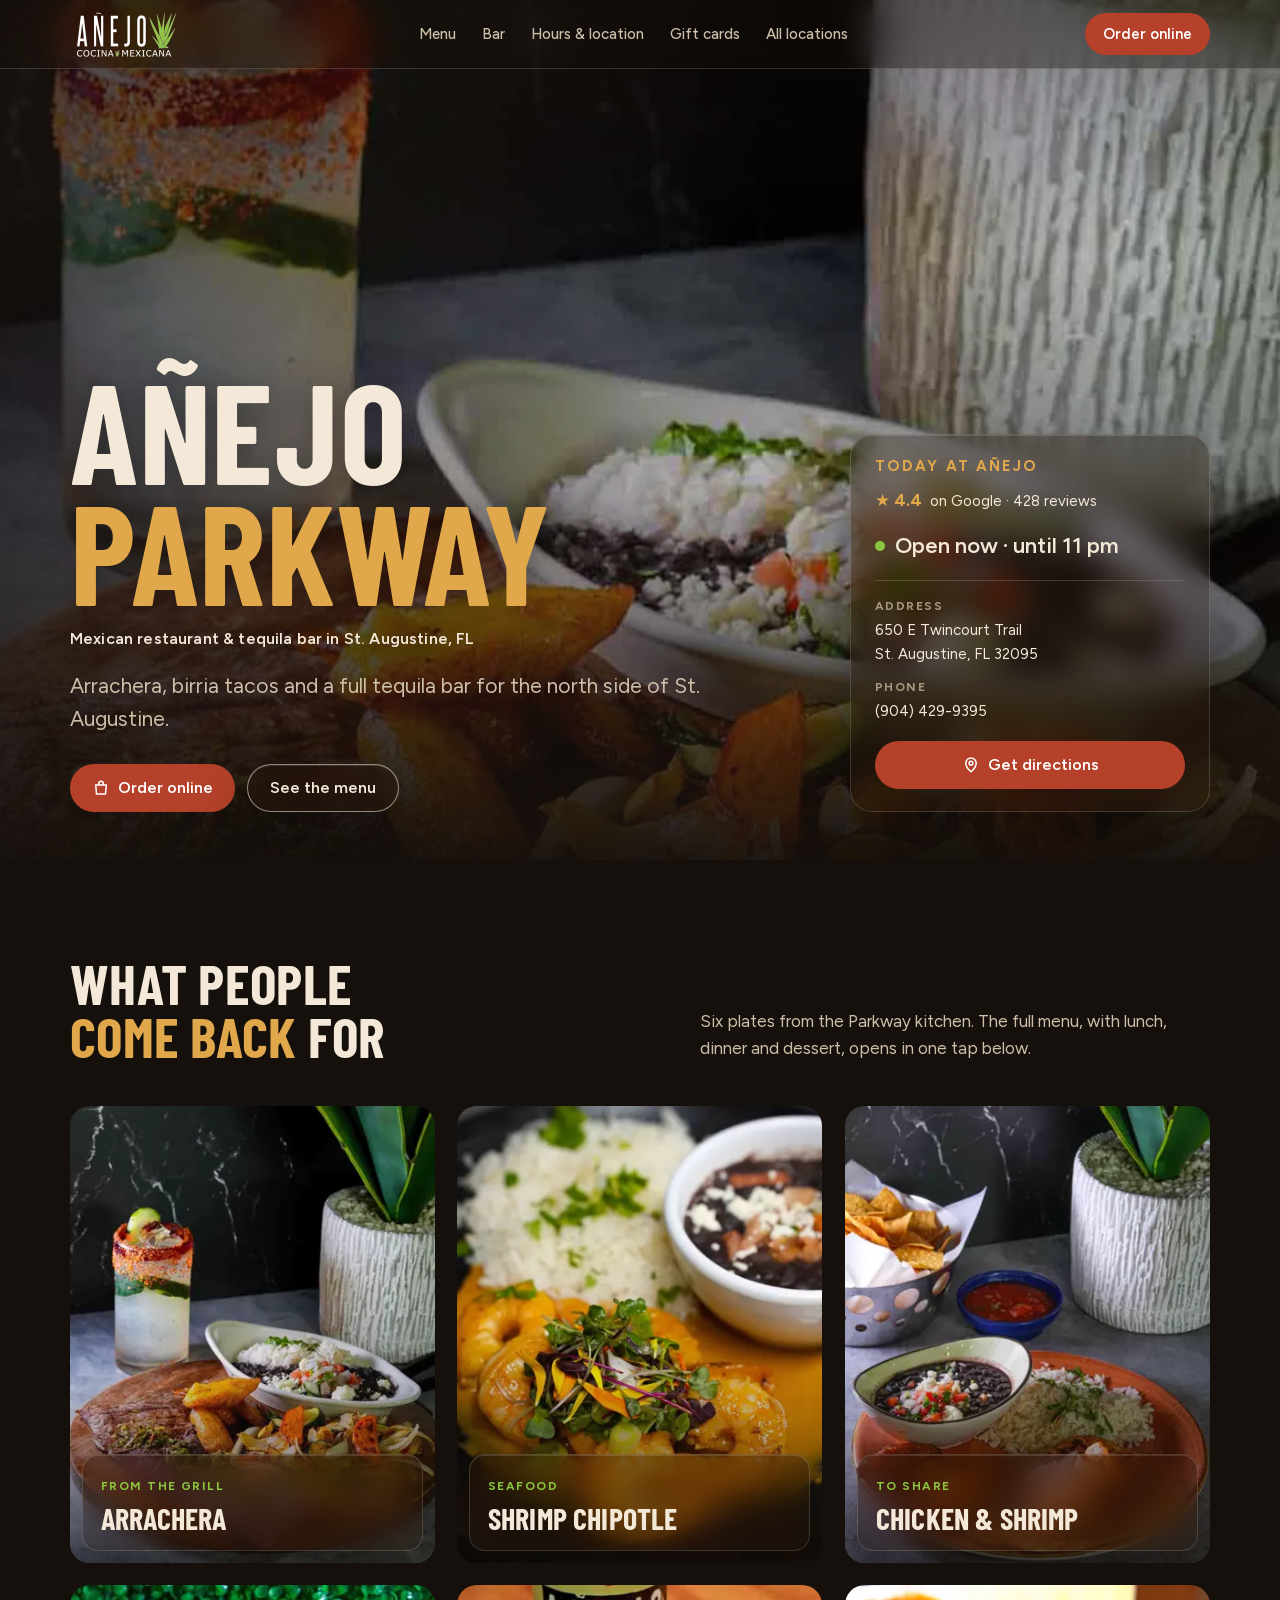
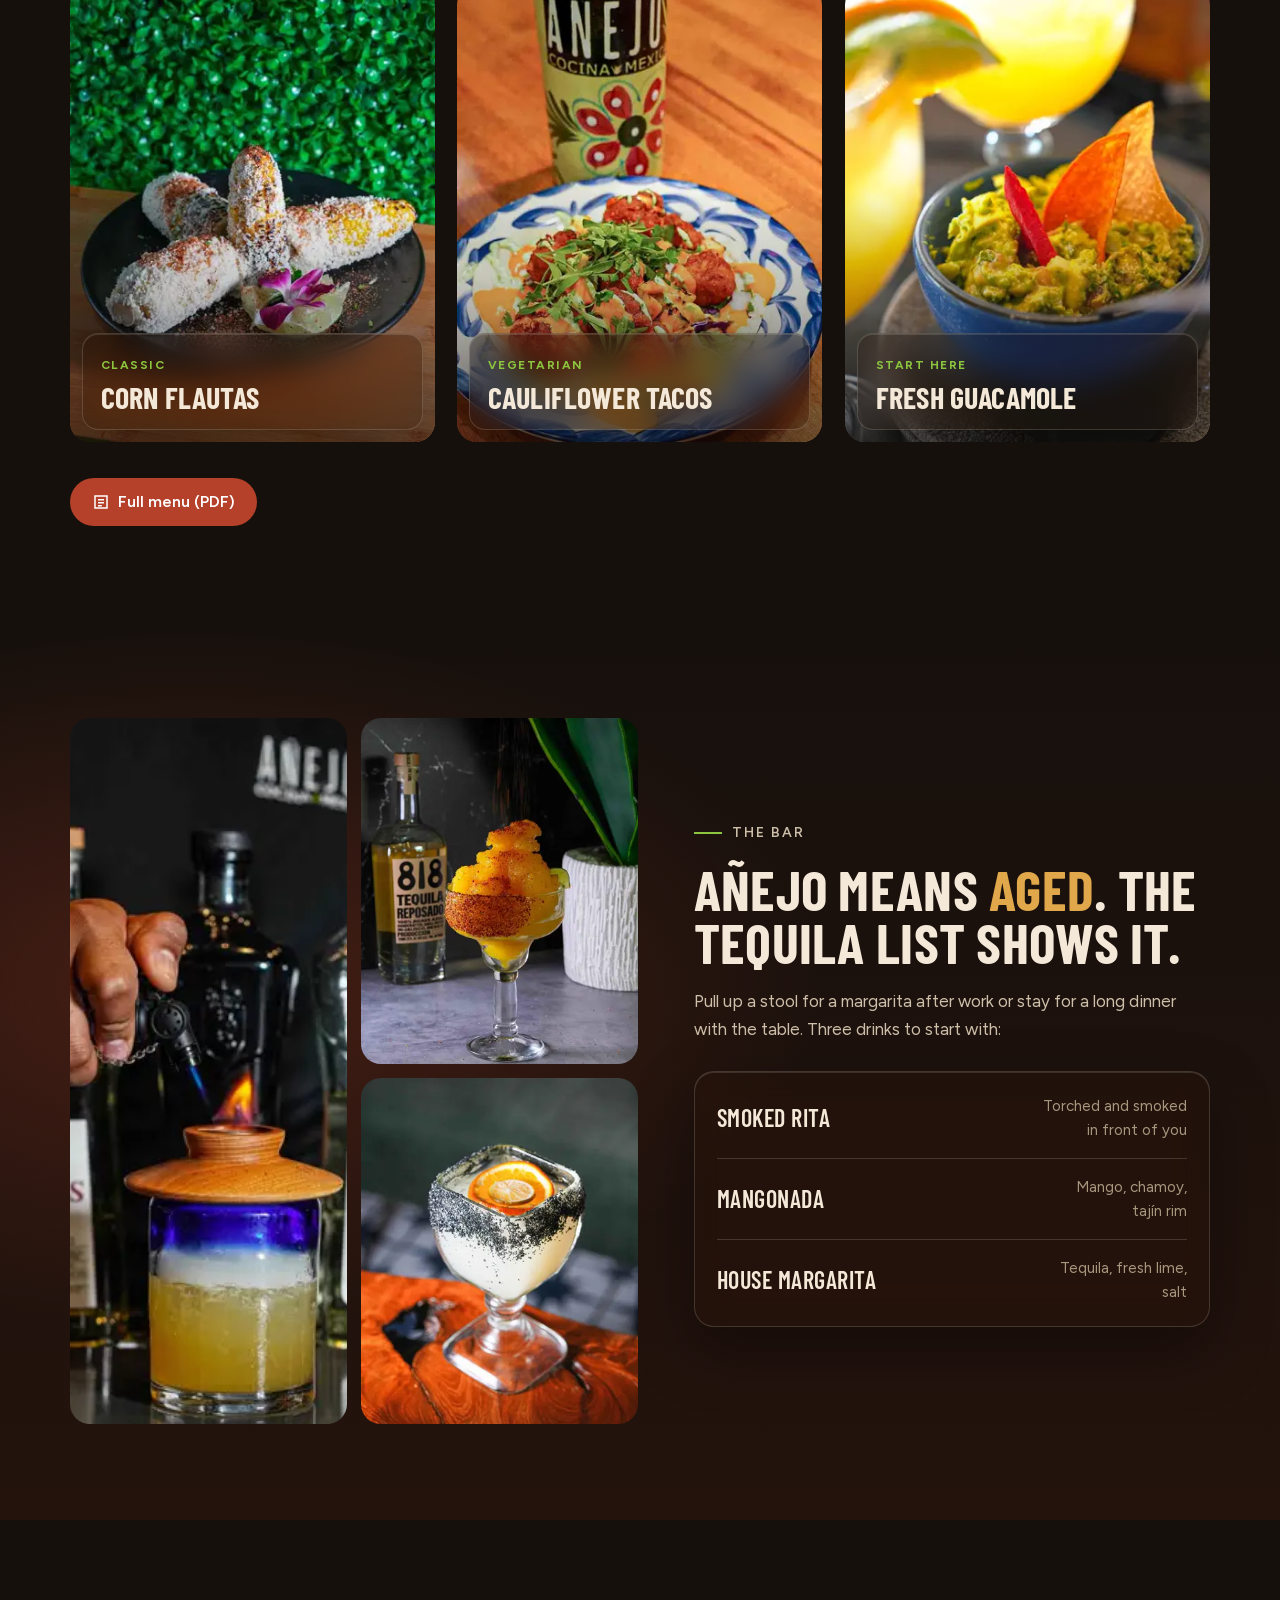
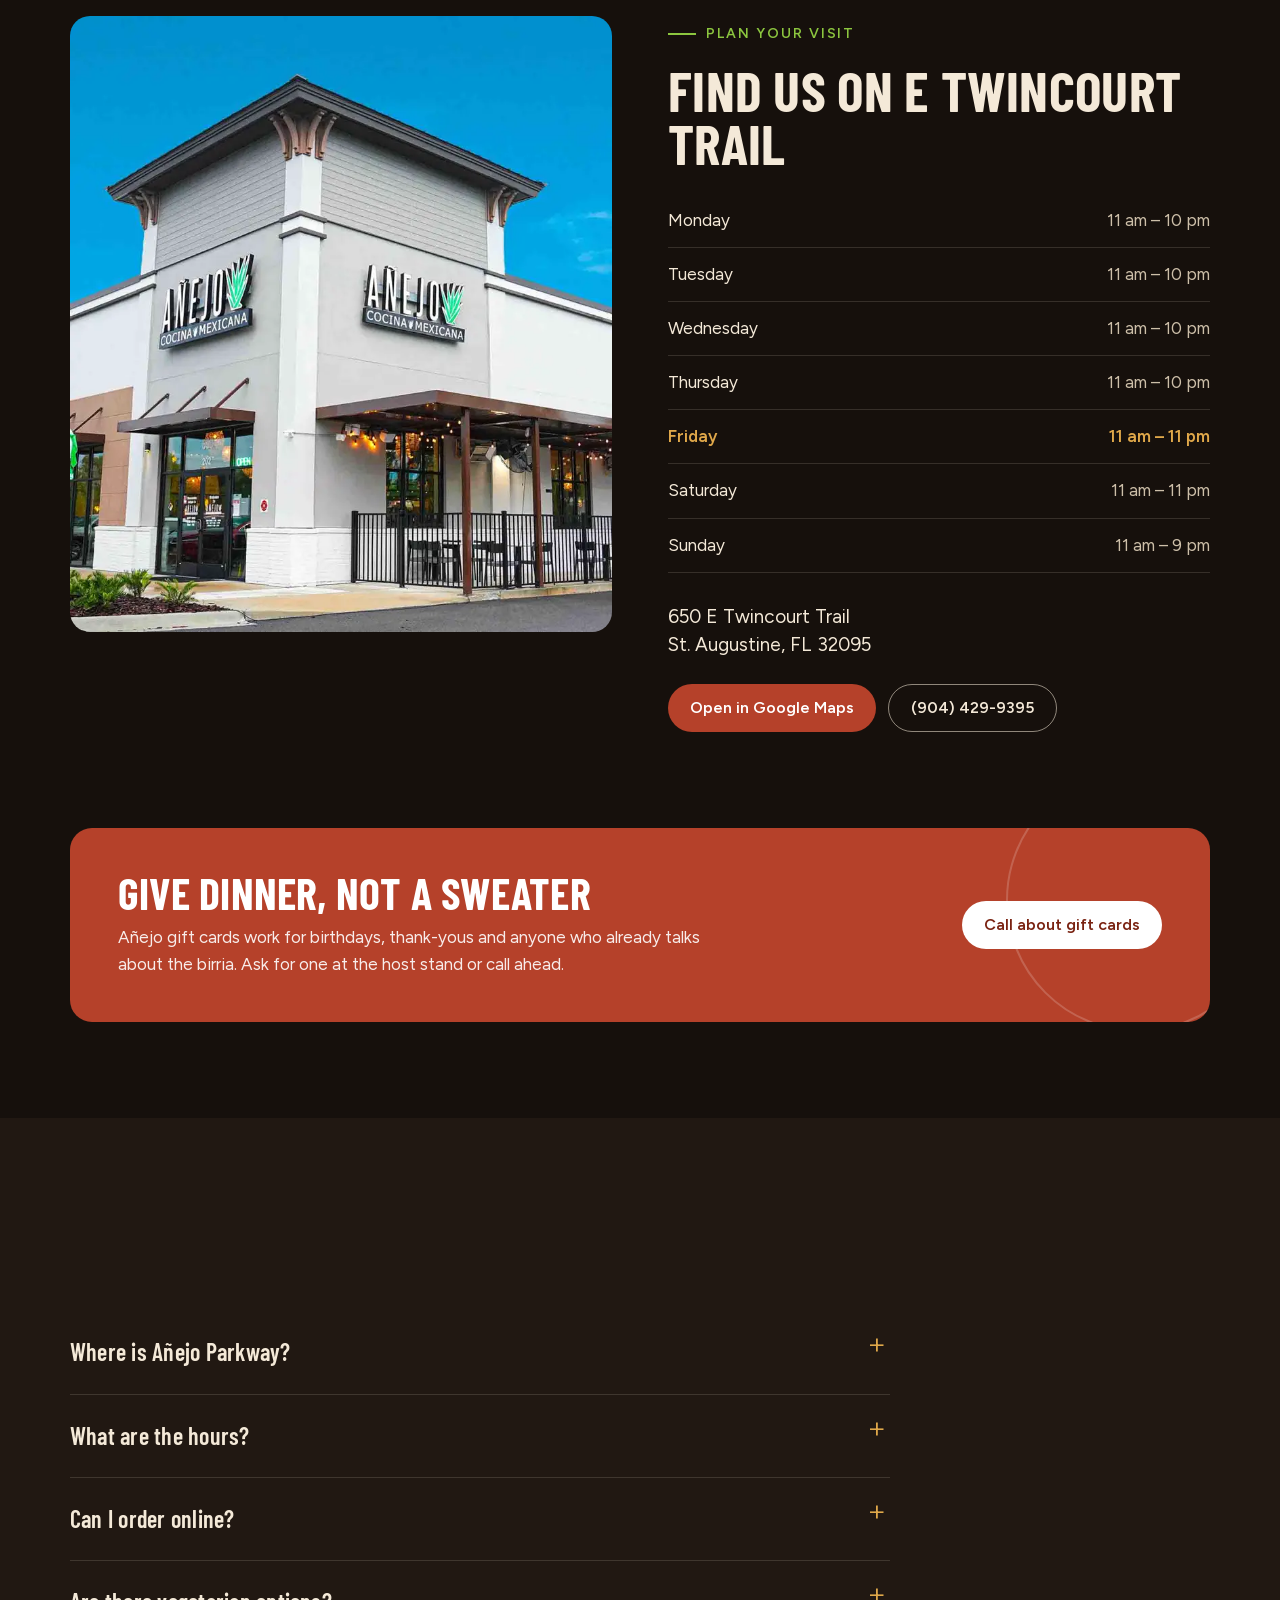
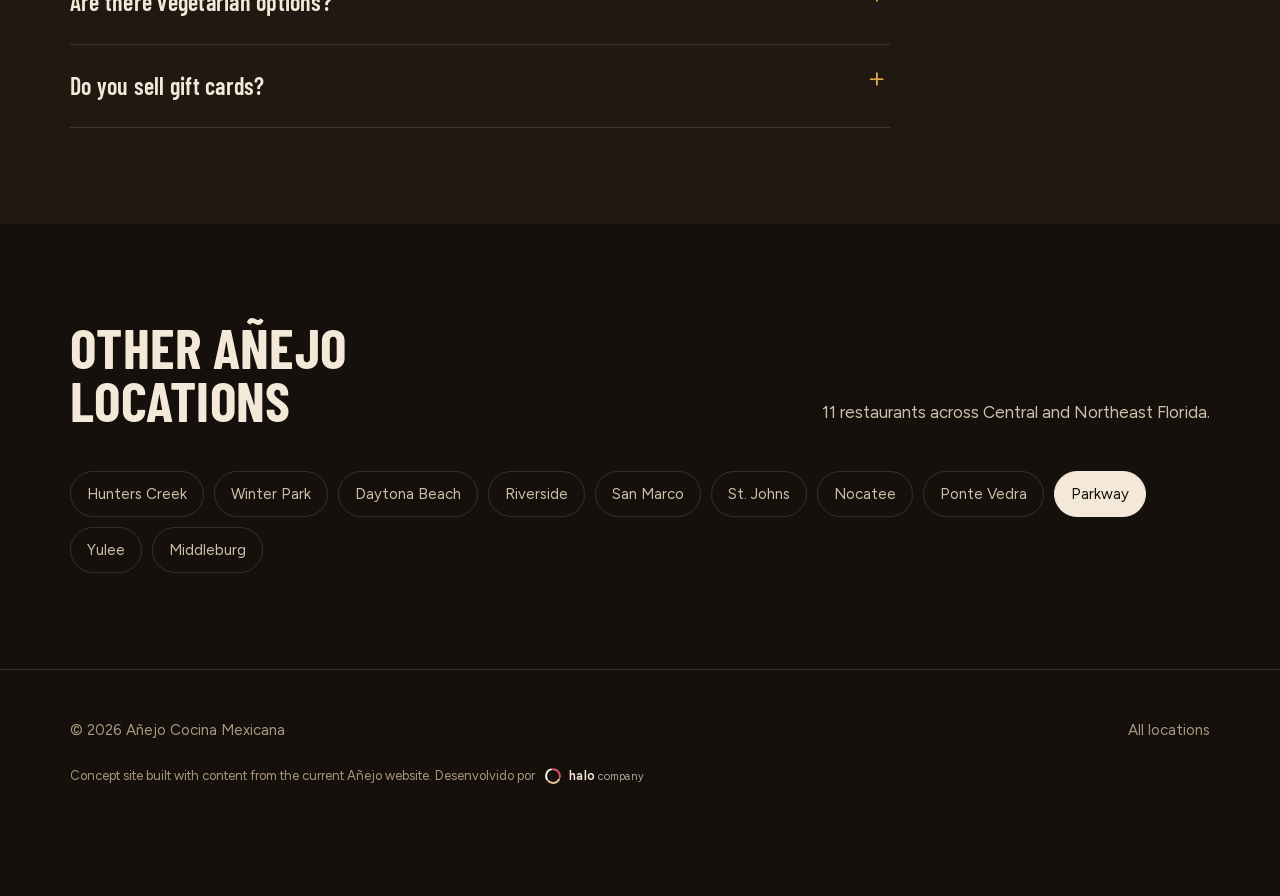
<file: parkway/index.html>
<!doctype html>
<html lang="en" class="nojs">
<head>
<meta charset="utf-8">
<meta name="viewport" content="width=device-width, initial-scale=1">
<title>Añejo Parkway | Mexican Restaurant &amp; Tequila Bar in St. Augustine, FL</title>
<meta name="description" content="Añejo Parkway: birria tacos, arrachera, smoked margaritas and a full tequila bar at 650 E Twincourt Trail, St. Augustine. Mon–Thu 11 am–10 pm, Fri–Sat 11 am–11 pm, Sun 11 am–9 pm.">
<meta name="robots" content="noindex, nofollow">
<link rel="canonical" href="https://anejococinamexicana.com/locations/anejo-cocina-parkway/">
<meta name="theme-color" content="#16100c">
<link rel="icon" href="data:image/svg+xml,%3Csvg xmlns=%22http://www.w3.org/2000/svg%22 viewBox=%220 0 32 32%22%3E%3Crect width=%2232%22 height=%2232%22 rx=%227%22 fill=%22%2316100c%22/%3E%3Cpath d=%22M16 27 9 9l7 9 7-9z%22 fill=%22%238cc63f%22/%3E%3C/svg%3E">
<meta property="og:type" content="restaurant.restaurant">
<meta property="og:title" content="Añejo Parkway | Mexican Restaurant &amp;amp; Tequila Bar in St. Augustine, FL">
<meta property="og:description" content="Añejo Parkway: birria tacos, arrachera, smoked margaritas and a full tequila bar at 650 E Twincourt Trail, St. Augustine. Mon–Thu 11 am–10 pm, Fri–Sat 11 am–11 pm, Sun 11 am–9 pm.">
<meta property="og:image" content="../assets/hero-arrachera-1600.webp">
<link rel="preload" href="../assets/barlow-condensed-700.woff2" as="font" type="font/woff2" crossorigin>
<link rel="preload" href="../assets/figtree.woff2" as="font" type="font/woff2" crossorigin>
<link rel="preload" as="image" href="../assets/hero-arrachera-960.webp" imagesrcset="../assets/hero-arrachera-960.webp 960w, ../assets/hero-arrachera-1600.webp 1600w" imagesizes="100vw" fetchpriority="high">
<style>
@font-face{font-family:"Barlow Condensed";src:url(../assets/barlow-condensed-700.woff2) format("woff2");font-weight:700;font-display:swap}
@font-face{font-family:"Barlow Condensed";src:url(../assets/barlow-condensed-600.woff2) format("woff2");font-weight:600;font-display:swap}
@font-face{font-family:"Figtree";src:url(../assets/figtree.woff2) format("woff2");font-weight:300 800;font-display:swap}
:root{
  --bg:#16100c;--bg-2:#211812;--bg-3:#2c2019;
  --cream:#f4e9d8;--cream-dim:#cdbfa9;--muted:#a8977f;
  --chile:#b5412a;--chile-hi:#c04a30;--agave:#8cc63f;--gold:#e0a84a;
  --line:rgba(244,233,216,.14);
  --display:"Barlow Condensed","Arial Narrow",Impact,sans-serif;
  --glass:rgba(34,22,15,.38);--glass-line:rgba(255,240,220,.16);
  --sans:"Figtree",system-ui,-apple-system,"Segoe UI",Roboto,sans-serif;
  --wrap:1180px;--r:14px;
}
*{box-sizing:border-box}
html{scroll-behavior:smooth;scroll-padding-top:80px;-webkit-text-size-adjust:100%}
@media (prefers-reduced-motion:reduce){html{scroll-behavior:auto}}
body{margin:0;background:var(--bg);color:var(--cream);font:400 17px/1.6 var(--sans)}
img{max-width:100%;height:auto;display:block}
a{color:inherit}
h1,h2,h3{font-family:var(--display);font-weight:700;line-height:.95;margin:0;letter-spacing:.005em;text-transform:uppercase}
.glass{background:var(--glass);-webkit-backdrop-filter:blur(14px) saturate(140%);backdrop-filter:blur(14px) saturate(140%);border:1px solid var(--glass-line);box-shadow:inset 0 1px 0 rgba(255,255,255,.12),0 24px 60px rgba(0,0,0,.35)}
em{font-style:normal;color:var(--gold)}
.wrap{max-width:var(--wrap);margin:0 auto;padding:0 20px}
.skip{position:absolute;left:-9999px}
.skip:focus{left:16px;top:16px;z-index:99;background:var(--cream);color:var(--bg);padding:8px 14px;border-radius:8px}
:focus-visible{outline:3px solid var(--gold);outline-offset:3px}

/* buttons */
.btn{display:inline-flex;align-items:center;justify-content:center;gap:.5em;min-height:48px;padding:0 22px;border-radius:999px;font:600 16px/1 var(--sans);text-decoration:none;white-space:nowrap;transition:background .2s,color .2s,border-color .2s}
.btn svg{width:18px;height:18px;flex:none}
.btn-main{background:var(--chile);color:#fff}
.btn-main:hover{background:var(--chile-hi)}
.btn-line{border:1.5px solid rgba(244,233,216,.55);color:var(--cream)}
.btn-line:hover{border-color:var(--cream);background:rgba(244,233,216,.08)}

/* header */
.top{position:fixed;top:0;left:0;right:0;z-index:20;background:rgba(22,16,12,.35);-webkit-backdrop-filter:blur(18px) saturate(160%);backdrop-filter:blur(18px) saturate(160%);border-bottom:1px solid var(--glass-line);transition:background .3s}
.top.solid{background:rgba(22,16,12,.72)}
.top .wrap{display:flex;align-items:center;justify-content:space-between;height:68px;gap:16px}
.logo img{width:112px;height:49px}
.nav{display:flex;gap:26px;font-size:15px;font-weight:500}
.nav a{text-decoration:none;color:var(--cream-dim)}
.nav a:hover{color:var(--cream)}
.top .btn{min-height:42px;padding:0 18px;font-size:15px}
@media (max-width:860px){.nav{display:none}}

/* hero */
.hero{position:relative;min-height:min(100vh,860px);display:flex;align-items:flex-end;overflow:hidden;padding:0}
.hero picture,.hero picture img{position:absolute;inset:0;width:100%;height:100%;object-fit:cover}
.hero picture img{transform-origin:60% 55%;animation:kb 16s cubic-bezier(.2,.6,.3,1) .4s both}
@keyframes kb{from{transform:scale(1.02)}to{transform:scale(1.12) translate(-1.5%,-1%)}}
.hero::after{content:"";position:absolute;inset:0;background:linear-gradient(180deg,rgba(22,16,12,.45) 0%,rgba(22,16,12,.1) 30%,rgba(22,16,12,.25) 55%,rgba(22,16,12,.96) 100%),linear-gradient(90deg,rgba(22,16,12,.7) 0%,rgba(22,16,12,0) 60%)}
.hero .wrap{position:relative;z-index:1;padding-top:130px;padding-bottom:48px;width:100%;display:grid;grid-template-columns:minmax(0,1fr) 360px;gap:40px;align-items:end}
.kicker{display:inline-flex;align-items:center;gap:10px;font-size:14px;font-weight:600;letter-spacing:.14em;text-transform:uppercase;color:var(--agave);margin:0 0 18px}
.kicker::before{content:"";width:28px;height:2px;background:var(--agave)}
.hero h1{font-size:clamp(64px,11vw,148px);line-height:.86;text-shadow:0 4px 30px rgba(0,0,0,.35)}
.hero h1 small{display:block;font:600 16px/1.4 var(--sans);letter-spacing:.01em;text-transform:none;color:var(--cream);margin-top:18px}
.hero .lead{font-size:clamp(18px,2.2vw,21px);color:var(--cream-dim);max-width:30em;margin:18px 0 28px}
.ctas{display:flex;flex-wrap:wrap;gap:12px}
.tonight{border-radius:22px;padding:24px 24px 22px}
.tonight h2{font-size:15px;font-family:var(--sans);font-weight:700;letter-spacing:.14em;color:var(--gold);margin-bottom:14px}
.status{display:flex;align-items:center;gap:10px;font-size:22px;font-weight:600;color:var(--cream);min-height:30px;margin:0 0 4px}
.dot{width:10px;height:10px;border-radius:50%;background:var(--muted);flex:none}
.status.open .dot{background:var(--agave);box-shadow:0 0 0 0 rgba(140,198,63,.6);animation:pulse 2.2s infinite}
@keyframes pulse{70%{box-shadow:0 0 0 10px rgba(140,198,63,0)}100%{box-shadow:0 0 0 0 rgba(140,198,63,0)}}
.tonight dl{margin:16px 0 18px;padding-top:16px;border-top:1px solid var(--glass-line);display:grid;gap:12px;font-size:15px}
.tonight dt{font-size:12px;font-weight:700;letter-spacing:.12em;text-transform:uppercase;color:var(--muted)}
.tonight dd{margin:2px 0 0;color:var(--cream)}
.tonight dd a{text-decoration:none}
.tonight .btn{width:100%}
@media (max-width:900px){.hero .wrap{grid-template-columns:minmax(0,1fr);gap:28px;padding-top:260px}.hero{min-height:0}}
@media (max-width:480px){.hero h1{font-size:clamp(54px,17vw,72px)}}

/* sections */
section{padding:96px 0}
.head{display:flex;justify-content:space-between;align-items:flex-end;gap:24px;margin-bottom:44px;flex-wrap:wrap}
.head h2{font-size:clamp(34px,5vw,56px);max-width:16ch}
.head p{max-width:30em;color:var(--cream-dim);margin:0}
@media (max-width:760px){section{padding:68px 0}}

/* menu */
.dishes{display:grid;grid-template-columns:repeat(3,1fr);gap:22px;list-style:none;margin:0;padding:0;perspective:1000px}
.dish{position:relative;border-radius:20px;overflow:hidden;aspect-ratio:4/5;background:var(--bg-2);isolation:isolate;transform:rotateX(var(--rx,0deg)) rotateY(var(--ry,0deg)) translateY(var(--ty,0));transition:transform .6s cubic-bezier(.2,.7,.2,1),box-shadow .6s;will-change:transform}
.dish img{position:absolute;inset:0;width:100%;height:100%;object-fit:cover;transition:transform 1.2s cubic-bezier(.2,.7,.2,1),filter .6s}
.dish::before{content:"";position:absolute;inset:0;z-index:1;pointer-events:none;background:radial-gradient(420px circle at var(--mx,50%) var(--my,30%),rgba(255,214,150,.28),transparent 45%);opacity:0;transition:opacity .5s}
.dish::after{content:"";position:absolute;inset:0;z-index:0;background:linear-gradient(180deg,transparent 45%,rgba(22,16,12,.55) 100%)}
.cap{position:absolute;left:12px;right:12px;bottom:12px;z-index:2;border-radius:16px;padding:16px 18px 17px}
.cap h3{font-size:30px;line-height:1}
.cap p{margin:0;color:var(--cream);font-size:15.5px;line-height:1.5;max-height:0;opacity:0;overflow:hidden;transition:max-height .5s ease,opacity .4s ease,margin .5s ease}
.tag{display:inline-block;font-size:12px;font-weight:700;letter-spacing:.12em;text-transform:uppercase;color:var(--agave);margin-bottom:6px}
@media (hover:hover) and (pointer:fine){
  .dish:hover{--ty:-6px;box-shadow:0 34px 70px rgba(0,0,0,.55),0 0 0 1px rgba(224,168,74,.4)}
  .dish:hover img{transform:scale(1.1);filter:saturate(1.18) brightness(1.06) contrast(1.04)}
  .dish:hover::before{opacity:1}
  .dish:hover .cap p{max-height:7em;opacity:1;margin-top:6px}
}
@media (hover:none){.cap p{max-height:none;opacity:1;margin-top:6px}}
@media (max-width:900px){.dishes{grid-template-columns:repeat(2,1fr)}}
@media (max-width:760px){
  .dishes{display:flex;overflow-x:auto;scroll-snap-type:x mandatory;gap:14px;margin:0 -20px;padding:0 20px 10px;scrollbar-width:none}
  .dishes::-webkit-scrollbar{display:none}
  .dish{flex:0 0 80%;scroll-snap-align:center;aspect-ratio:2/3}
  .cap{padding:13px 15px 14px}
  .cap h3{font-size:26px}
  .cap p{font-size:14.5px}
  .js .dish.reveal{opacity:1;transform:none;transition:none}
}
.swipe{display:none;margin-top:14px;font-size:14px;color:var(--muted)}
@media (max-width:760px){.swipe{display:block}}
.menu-links{display:flex;flex-wrap:wrap;gap:12px;margin-top:36px}

/* bar */
.bar{background:radial-gradient(900px 500px at 15% 40%,rgba(181,65,42,.28),transparent 70%),linear-gradient(180deg,var(--bg) 0%,#24130d 100%)}
.bar-grid{display:grid;grid-template-columns:1.1fr 1fr;gap:56px;align-items:center}
.bar-pics{display:grid;grid-template-columns:1fr 1fr;gap:14px}
.ph{border-radius:20px;overflow:hidden;position:relative}
.ph img{width:100%;height:100%;object-fit:cover;aspect-ratio:4/5;transition:transform 1.2s cubic-bezier(.2,.7,.2,1),filter .6s}
.bar-pics .ph:first-child{grid-row:span 2}
.bar-pics .ph:first-child img{aspect-ratio:auto}
@media (hover:hover) and (pointer:fine){.ph:hover img{transform:scale(1.08);filter:saturate(1.15) brightness(1.05)}}
.bar h2{font-size:clamp(34px,5vw,56px);margin-bottom:20px}
.bar p{color:var(--cream-dim)}
.drinks{list-style:none;padding:6px 22px;margin:28px 0 0;border-radius:20px}
.drinks li{display:flex;justify-content:space-between;align-items:center;gap:20px;padding:16px 0;border-bottom:1px solid var(--glass-line)}
.drinks li:last-child{border-bottom:0}
.drinks strong{font-family:var(--display);font-weight:600;font-size:24px;text-transform:uppercase;letter-spacing:.02em}
.drinks span{color:var(--muted);font-size:15px;text-align:right}
@media (max-width:900px){.bar-grid{grid-template-columns:1fr;gap:36px}}

/* visit */
.visit-grid{display:grid;grid-template-columns:1fr 1fr;gap:56px;align-items:start}
.visit-photo{border-radius:20px}
.visit-photo img{aspect-ratio:1200/1363}
.hours{width:100%;border-collapse:collapse;margin:24px 0 30px;font-size:17px}
.hours th,.hours td{padding:13px 0;border-bottom:1px solid var(--line);text-align:left;font-weight:400}
.hours td{text-align:right;color:var(--cream-dim)}
.hours tr.today th,.hours tr.today td{color:var(--gold);font-weight:600}
.addr{font-style:normal;font-size:19px;line-height:1.5}
.visit h2{font-size:clamp(34px,5vw,56px)}
@media (max-width:900px){.visit-grid{grid-template-columns:1fr;gap:36px}}

/* reveal */
.js .reveal{opacity:0;transform:translateY(30px);transition:opacity .9s ease,transform .9s cubic-bezier(.2,.7,.2,1);transition-delay:var(--d,0s)}
.js .reveal.in{opacity:1;transform:none}
.js .dish.reveal.in{transform:rotateX(var(--rx,0deg)) rotateY(var(--ry,0deg)) translateY(var(--ty,0))}
@media (prefers-reduced-motion:reduce){.hero picture img,.status.open .dot{animation:none}.js .reveal{opacity:1;transform:none;transition:none}.dish,.dish img,.ph img{transition:none}}

/* gift */
.gift{padding:0 0 96px}
.gift-card{display:grid;grid-template-columns:1fr auto;gap:28px;align-items:center;background:var(--chile);color:#fff;border-radius:22px;padding:44px 48px;position:relative;overflow:hidden}
.gift-card::after{content:"";position:absolute;right:-60px;top:-60px;width:260px;height:260px;border-radius:50%;border:2px solid rgba(255,255,255,.18)}
.gift-card h2{font-size:clamp(30px,4vw,44px);margin-bottom:10px}
.gift-card p{margin:0;max-width:36em;color:rgba(255,255,255,.9)}
.gift-card .btn{background:#fff;color:#7a2312;position:relative;z-index:1}
@media (max-width:760px){.gift-card{grid-template-columns:1fr;padding:32px 24px}}

/* faq */
.faq{background:var(--bg-2)}
.faq-list{max-width:820px}
.faq details{border-bottom:1px solid var(--line)}
.faq summary{cursor:pointer;list-style:none;padding:22px 40px 22px 0;font-family:var(--display);font-weight:600;font-size:24px;letter-spacing:.01em;position:relative}
.faq summary::-webkit-details-marker{display:none}
.faq summary::after{content:"+";position:absolute;right:4px;top:18px;font:300 30px/1 var(--sans);color:var(--gold)}
.faq details[open] summary::after{content:"–"}
.faq details p{margin:0 0 22px;color:var(--cream-dim);max-width:44em}

/* locations */
.locs{display:flex;flex-wrap:wrap;gap:10px;list-style:none;padding:0;margin:0}
.locs a{display:inline-block;padding:10px 16px;border:1px solid var(--line);border-radius:999px;text-decoration:none;font-size:15px;color:var(--cream-dim)}
.locs a:hover{border-color:var(--cream);color:var(--cream)}
.locs a[aria-current]{background:var(--cream);color:var(--bg);border-color:var(--cream)}

/* footer */
footer{border-top:1px solid var(--line);padding:48px 0 110px;font-size:15px;color:var(--muted)}
footer .wrap{display:flex;flex-wrap:wrap;justify-content:space-between;gap:24px;align-items:center}
footer nav{display:flex;gap:18px}
footer nav a{text-decoration:none}
footer nav a:hover{color:var(--cream)}
.desenvolvido{display:inline-flex;align-items:center;gap:8px}
.halo-credit{display:inline-flex;align-items:center;gap:6px;text-decoration:none;color:var(--cream)}
.halo-nome{font-weight:600;letter-spacing:.02em}
.halo-nome small{font-weight:400;opacity:.7}
.nota{width:100%;font-size:13px;margin:0}

/* mobile action bar */
.actionbar{position:fixed;left:0;right:0;bottom:0;z-index:30;display:none;grid-template-columns:repeat(3,1fr);background:rgba(22,16,12,.96);border-top:1px solid var(--line);padding:8px 8px calc(8px + env(safe-area-inset-bottom))}
.actionbar a{display:flex;flex-direction:column;align-items:center;gap:3px;padding:6px 0;text-decoration:none;font-size:13px;font-weight:600;color:var(--cream)}
.actionbar a svg{width:22px;height:22px;color:var(--gold)}
.actionbar a.hot svg{color:var(--chile-hi)}
@media (max-width:760px){.actionbar{display:grid}.top .btn{display:none}}

/* hub: locations grid */
.region{margin-top:64px}
.region:first-of-type{margin-top:0}
.region h2{font-size:clamp(28px,4vw,40px);margin-bottom:24px}
.region h2 small{display:block;font:500 16px/1.4 var(--sans);text-transform:none;color:var(--cream-dim);margin-top:8px;letter-spacing:0}
.loc-grid{display:grid;grid-template-columns:repeat(3,1fr);gap:22px;list-style:none;margin:0;padding:0;perspective:1000px}
.loc{position:relative;border-radius:20px;overflow:hidden;aspect-ratio:4/5;background:var(--bg-2);isolation:isolate;transform:rotateX(var(--rx,0deg)) rotateY(var(--ry,0deg)) translateY(var(--ty,0));transition:transform .6s cubic-bezier(.2,.7,.2,1),box-shadow .6s}
.loc img{position:absolute;inset:0;width:100%;height:100%;object-fit:cover;transition:transform 1.2s cubic-bezier(.2,.7,.2,1),filter .6s}
.loc::before{content:"";position:absolute;inset:0;z-index:1;pointer-events:none;background:radial-gradient(420px circle at var(--mx,50%) var(--my,30%),rgba(255,214,150,.25),transparent 45%);opacity:0;transition:opacity .5s}
.loc a{position:absolute;inset:0;z-index:3;text-decoration:none}
.loc .cap{display:flex;justify-content:space-between;align-items:flex-end;gap:12px}
.loc .cap p{max-height:none;opacity:1;margin-top:4px;color:var(--cream-dim);font-size:14.5px}
.loc .go{flex:none;width:42px;height:42px;border-radius:50%;background:var(--chile);display:grid;place-items:center;transition:transform .4s}
.loc .go svg{width:18px;height:18px;color:#fff}
.loc .rate{position:absolute;top:14px;left:14px;z-index:2;border-radius:999px;padding:6px 12px;font-size:13.5px;font-weight:600}
.loc .rate b{color:var(--gold)}
@media (hover:hover) and (pointer:fine){
  .loc:hover{--ty:-6px;box-shadow:0 34px 70px rgba(0,0,0,.55),0 0 0 1px rgba(224,168,74,.4)}
  .loc:hover img{transform:scale(1.08);filter:saturate(1.15) brightness(1.05)}
  .loc:hover::before{opacity:1}
  .loc:hover .go{transform:translateX(4px)}
}
@media (max-width:900px){.loc-grid{grid-template-columns:repeat(2,1fr)}}
@media (max-width:560px){.loc-grid{grid-template-columns:1fr}.loc{aspect-ratio:4/3.4}}
.hub-hero .wrap{grid-template-columns:minmax(0,1fr)}
.hub-hero .lead{max-width:36em}
.rating{display:inline-flex;align-items:center;gap:8px;margin:0 0 14px;font-size:15px;color:var(--cream)}
.rating b{color:var(--gold);font-size:17px}
.hh{margin:10px 0 0;font-size:14.5px;color:var(--agave);font-weight:600}

</style>
<script type="application/ld+json">
{
 "@context": "https://schema.org",
 "@graph": [
  {
   "@type": "Restaurant",
   "@id": "https://anejococinamexicana.com/locations/anejo-cocina-parkway/#restaurant",
   "name": "Añejo Cocina Mexicana – Parkway",
   "url": "https://anejococinamexicana.com/locations/anejo-cocina-parkway/",
   "telephone": "+19044299395",
   "servesCuisine": [
    "Mexican"
   ],
   "priceRange": "$$",
   "address": {
    "@type": "PostalAddress",
    "streetAddress": "650 E Twincourt Trail",
    "addressLocality": "St. Augustine",
    "addressRegion": "FL",
    "postalCode": "32095",
    "addressCountry": "US"
   },
   "geo": {
    "@type": "GeoCoordinates",
    "latitude": 29.9877118,
    "longitude": -81.4532899
   },
   "hasMap": "https://www.google.com/maps/search/?api=1&query=Anejo+Cocina+Parkway+650+E+Twincourt+Trail+St+Augustine+FL",
   "openingHoursSpecification": [
    {
     "@type": "OpeningHoursSpecification",
     "dayOfWeek": [
      "Monday",
      "Tuesday",
      "Wednesday",
      "Thursday"
     ],
     "opens": "11:00",
     "closes": "22:00"
    },
    {
     "@type": "OpeningHoursSpecification",
     "dayOfWeek": [
      "Friday",
      "Saturday"
     ],
     "opens": "11:00",
     "closes": "23:00"
    },
    {
     "@type": "OpeningHoursSpecification",
     "dayOfWeek": [
      "Sunday"
     ],
     "opens": "11:00",
     "closes": "21:00"
    }
   ],
   "hasMenu": "https://anejococinamexicana.com/wp-content/uploads/2026/07/anejo-2026-new-menu.pdf",
   "potentialAction": {
    "@type": "OrderAction",
    "target": "https://oo.viguest.com/?siteName=anejostaugustine"
   },
   "sameAs": [
    "https://www.facebook.com/anejococinaparkway",
    "https://www.instagram.com/anejoparkway/"
   ],
   "parentOrganization": {
    "@type": "Organization",
    "name": "Añejo Cocina Mexicana",
    "url": "https://anejococinamexicana.com/"
   }
  },
  {
   "@type": "BreadcrumbList",
   "itemListElement": [
    {
     "@type": "ListItem",
     "position": 1,
     "name": "Home",
     "item": "https://anejococinamexicana.com/"
    },
    {
     "@type": "ListItem",
     "position": 2,
     "name": "Locations",
     "item": "https://anejococinamexicana.com/locations/"
    },
    {
     "@type": "ListItem",
     "position": 3,
     "name": "Parkway"
    }
   ]
  },
  {
   "@type": "FAQPage",
   "mainEntity": [
    {
     "@type": "Question",
     "name": "Where is Añejo Parkway?",
     "acceptedAnswer": {
      "@type": "Answer",
      "text": "650 E Twincourt Trail, St. Augustine, FL 32095, on E Twincourt Trail."
     }
    },
    {
     "@type": "Question",
     "name": "What are the hours?",
     "acceptedAnswer": {
      "@type": "Answer",
      "text": "Monday to Thursday from 11 am to 10 pm, Friday to Saturday from 11 am to 11 pm, and Sunday from 11 am to 9 pm."
     }
    },
    {
     "@type": "Question",
     "name": "Can I order online?",
     "acceptedAnswer": {
      "@type": "Answer",
      "text": "Yes. Order pickup online through the Añejo Parkway ordering page, or call (904) 429-9395."
     }
    },
    {
     "@type": "Question",
     "name": "Are there vegetarian options?",
     "acceptedAnswer": {
      "@type": "Answer",
      "text": "Yes. The cauliflower tacos are vegetarian, and the guacamole, made to order, is a good start for any table."
     }
    },
    {
     "@type": "Question",
     "name": "Do you sell gift cards?",
     "acceptedAnswer": {
      "@type": "Answer",
      "text": "Yes. Añejo gift cards are available at the restaurant."
     }
    }
   ]
  }
 ]
}
</script>
</head>
<body>
<a class="skip" href="#main">Skip to content</a>
<header class="top">
  <div class="wrap">
    <a class="logo" href="../" aria-label="Añejo Cocina Mexicana, all locations"><img src="../assets/logo-224.webp" width="112" height="49" alt="Añejo Cocina Mexicana"></a>
    <nav class="nav" aria-label="Main"><a href="#menu">Menu</a><a href="#bar">Bar</a><a href="#visit">Hours &amp; location</a><a href="#gift">Gift cards</a><a href="../#locations">All locations</a></nav>
    <a class="btn btn-main" href="https://oo.viguest.com/?siteName=anejostaugustine" target="_blank" rel="noopener">Order online</a>
  </div>
</header>

<main id="main">
  <section class="hero" aria-labelledby="h1">
    <picture>
      <img src="../assets/hero-arrachera-960.webp" srcset="../assets/hero-arrachera-960.webp 960w, ../assets/hero-arrachera-1600.webp 1600w" sizes="100vw" width="1600" height="1200" alt="Arrachera skirt steak sliced on a plate with rice and beans" fetchpriority="high">
    </picture>
    <div class="wrap">
      <div>
        <h1 id="h1">Añejo <em>Parkway</em><small>Mexican restaurant &amp; tequila bar in St. Augustine, FL</small></h1>
        <p class="lead">Arrachera, birria tacos and a full tequila bar for the north side of St. Augustine.</p>
        <div class="ctas">
          <a class="btn btn-main" href="https://oo.viguest.com/?siteName=anejostaugustine" target="_blank" rel="noopener"><svg viewBox="0 0 24 24" fill="none" stroke="currentColor" stroke-width="2" aria-hidden="true"><path d="M5 8h14l-1 12H6z"/><path d="M9 8V6a3 3 0 0 1 6 0v2"/></svg>Order online</a>
          <a class="btn btn-line glass" href="#menu">See the menu</a>
        </div>
      </div>
      <aside class="tonight glass" aria-label="Today at Añejo Parkway">
        <h2>Today at Añejo</h2>
        <p class="rating"><b>★ 4.4</b> on Google · 428 reviews</p>
        <p class="status" data-horas='[[660,1260],[660,1320],[660,1320],[660,1320],[660,1320],[660,1380],[660,1380]]' aria-live="polite"><span class="dot"></span><span class="st">Mon–Thu 11 am–10 pm</span></p>
        
        <dl>
          <div><dt>Address</dt><dd>650 E Twincourt Trail<br>St. Augustine, FL 32095</dd></div>
          <div><dt>Phone</dt><dd><a href="tel:+19044299395">(904) 429-9395</a></dd></div>
        </dl>
        <a class="btn btn-main" href="https://www.google.com/maps/search/?api=1&query=Anejo+Cocina+Parkway+650+E+Twincourt+Trail+St+Augustine+FL" target="_blank" rel="noopener"><svg viewBox="0 0 24 24" fill="none" stroke="currentColor" stroke-width="2" aria-hidden="true"><path d="M12 21s-7-6.2-7-11.5A7 7 0 0 1 19 9.5C19 14.8 12 21 12 21z"/><circle cx="12" cy="9.5" r="2.5"/></svg>Get directions</a>
      </aside>
    </div>
  </section>

  <section id="menu" aria-labelledby="menu-h">
    <div class="wrap">
      <div class="head reveal">
        <h2 id="menu-h">What people <em>come back</em> for</h2>
        <p>Six plates from the Parkway kitchen. The full menu, with lunch, dinner and dessert, opens in one tap below.</p>
      </div>
      <ul class="dishes">
        <li class="dish reveal" style="--d:0.00s">
          <img src="../assets/arrachera-400.webp" srcset="../assets/arrachera-260.webp 260w, ../assets/arrachera-400.webp 400w, ../assets/arrachera-720.webp 720w" sizes="(max-width:760px) 80vw, (max-width:900px) 50vw, 380px" width="720" height="900" alt="Arrachera skirt steak sliced on a plate" loading="lazy">
          <div class="cap glass"><span class="tag">From the grill</span><h3>Arrachera</h3><p>Marinated skirt steak, grilled and sliced, served with rice, beans and tortillas.</p></div>
        </li>
        <li class="dish reveal" style="--d:0.08s">
          <img src="../assets/shrimp-chipotle-400.webp" srcset="../assets/shrimp-chipotle-260.webp 260w, ../assets/shrimp-chipotle-400.webp 400w, ../assets/shrimp-chipotle-720.webp 720w" sizes="(max-width:760px) 80vw, (max-width:900px) 50vw, 380px" width="720" height="900" alt="Shrimp in chipotle cream sauce" loading="lazy">
          <div class="cap glass"><span class="tag">Seafood</span><h3>Shrimp Chipotle</h3><p>Shrimp in a smoky chipotle cream. Ask for extra tortillas to clean the plate.</p></div>
        </li>
        <li class="dish reveal" style="--d:0.16s">
          <img src="../assets/chicken-shrimp-400.webp" srcset="../assets/chicken-shrimp-260.webp 260w, ../assets/chicken-shrimp-400.webp 400w, ../assets/chicken-shrimp-720.webp 720w" sizes="(max-width:760px) 80vw, (max-width:900px) 50vw, 380px" width="720" height="900" alt="Grilled chicken and shrimp platter with peppers and onions" loading="lazy">
          <div class="cap glass"><span class="tag">To share</span><h3>Chicken &amp; Shrimp</h3><p>Grilled chicken and shrimp over peppers and onions, sizzling when it lands.</p></div>
        </li>
        <li class="dish reveal" style="--d:0.00s">
          <img src="../assets/flautas-400.webp" srcset="../assets/flautas-260.webp 260w, ../assets/flautas-400.webp 400w, ../assets/flautas-720.webp 720w" sizes="(max-width:760px) 80vw, (max-width:900px) 50vw, 380px" width="720" height="900" alt="Crispy corn flautas topped with cream and cheese" loading="lazy">
          <div class="cap glass"><span class="tag">Classic</span><h3>Corn Flautas</h3><p>Rolled corn tortillas fried crisp, topped with crema, cheese and salsa.</p></div>
        </li>
        <li class="dish reveal" style="--d:0.08s">
          <img src="../assets/cauliflower-tacos-400.webp" srcset="../assets/cauliflower-tacos-260.webp 260w, ../assets/cauliflower-tacos-400.webp 400w, ../assets/cauliflower-tacos-720.webp 720w" sizes="(max-width:760px) 80vw, (max-width:900px) 50vw, 380px" width="720" height="900" alt="Cauliflower tacos with fresh toppings" loading="lazy">
          <div class="cap glass"><span class="tag">Vegetarian</span><h3>Cauliflower Tacos</h3><p>Roasted cauliflower in corn tortillas. The meat-free pick that nobody treats as second best.</p></div>
        </li>
        <li class="dish reveal" style="--d:0.16s">
          <img src="../assets/guacamole-400.webp" srcset="../assets/guacamole-260.webp 260w, ../assets/guacamole-400.webp 400w, ../assets/guacamole-720.webp 720w" sizes="(max-width:760px) 80vw, (max-width:900px) 50vw, 380px" width="720" height="900" alt="Fresh guacamole in a stone bowl with tortilla chips" loading="lazy">
          <div class="cap glass"><span class="tag">Start here</span><h3>Fresh Guacamole</h3><p>Made to order with ripe avocado, onion, cilantro and lime.</p></div>
        </li>
      </ul>
      <p class="swipe" aria-hidden="true">Swipe for more →</p>
      <div class="menu-links"><a class="btn btn-main" href="https://anejococinamexicana.com/wp-content/uploads/2026/07/anejo-2026-new-menu.pdf" target="_blank" rel="noopener"><svg viewBox="0 0 24 24" fill="none" stroke="currentColor" stroke-width="2" aria-hidden="true"><path d="M4 4h16v16H4z"/><path d="M8 9h8M8 13h8M8 17h5"/></svg>Full menu (PDF)</a></div>
    </div>
  </section>

  <section id="bar" class="bar" aria-labelledby="bar-h">
    <div class="wrap bar-grid">
      <div class="bar-pics reveal">
        <div class="ph"><img src="../assets/smoked-rita-400.webp" srcset="../assets/smoked-rita-400.webp 400w, ../assets/smoked-rita-720.webp 720w" sizes="(max-width:900px) 50vw, 300px" width="720" height="900" alt="Smoked margarita being torched next to tequila bottles" loading="lazy"></div>
        <div class="ph"><img src="../assets/mangonada-400.webp" srcset="../assets/mangonada-400.webp 400w, ../assets/mangonada-720.webp 720w" sizes="(max-width:900px) 50vw, 300px" width="720" height="900" alt="Mangonada with chamoy and tajín rim" loading="lazy"></div>
        <div class="ph"><img src="../assets/house-margarita-400.webp" srcset="../assets/house-margarita-400.webp 400w, ../assets/house-margarita-720.webp 720w" sizes="(max-width:900px) 50vw, 300px" width="720" height="900" alt="House margarita with salted rim and lime" loading="lazy"></div>
      </div>
      <div>
        <p class="kicker">The bar</p>
        <h2 id="bar-h">Añejo means <em>aged</em>. The tequila list shows it.</h2>
        <p>Pull up a stool for a margarita after work or stay for a long dinner with the table. Three drinks to start with:</p>
        <ul class="drinks glass">
          <li><strong>Smoked Rita</strong><span>Torched and smoked<br>in front of you</span></li>
          <li><strong>Mangonada</strong><span>Mango, chamoy,<br>tajín rim</span></li>
          <li><strong>House Margarita</strong><span>Tequila, fresh lime,<br>salt</span></li>
        </ul>
      </div>
    </div>
  </section>

  <section id="visit" class="visit" aria-labelledby="visit-h">
    <div class="wrap visit-grid">
      <div class="visit-photo ph reveal">
        <img src="../assets/fachada-parkway-480.webp" srcset="../assets/fachada-parkway-480.webp 480w, ../assets/fachada-parkway-800.webp 800w" sizes="(max-width:900px) 100vw, 560px" width="800" height="909" alt="Añejo Parkway storefront" loading="lazy">
      </div>
      <div>
        <p class="kicker">Plan your visit</p>
        <h2 id="visit-h">Find us on E Twincourt Trail</h2>
        <table class="hours" aria-label="Opening hours">
          <tbody>
            <tr data-d="1"><th scope="row">Monday</th><td>11 am – 10 pm</td></tr>
            <tr data-d="2"><th scope="row">Tuesday</th><td>11 am – 10 pm</td></tr>
            <tr data-d="3"><th scope="row">Wednesday</th><td>11 am – 10 pm</td></tr>
            <tr data-d="4"><th scope="row">Thursday</th><td>11 am – 10 pm</td></tr>
            <tr data-d="5"><th scope="row">Friday</th><td>11 am – 11 pm</td></tr>
            <tr data-d="6"><th scope="row">Saturday</th><td>11 am – 11 pm</td></tr>
            <tr data-d="0"><th scope="row">Sunday</th><td>11 am – 9 pm</td></tr>
          </tbody>
        </table>
        <address class="addr">650 E Twincourt Trail<br>St. Augustine, FL 32095</address>
        <div class="ctas" style="margin-top:24px">
          <a class="btn btn-main" href="https://www.google.com/maps/search/?api=1&query=Anejo+Cocina+Parkway+650+E+Twincourt+Trail+St+Augustine+FL" target="_blank" rel="noopener">Open in Google Maps</a>
          <a class="btn btn-line" href="tel:+19044299395">(904) 429-9395</a>
        </div>
      </div>
    </div>
  </section>

  <div class="gift" id="gift">
    <div class="wrap">
      <div class="gift-card">
        <div>
          <h2>Give dinner, not a sweater</h2>
          <p>Añejo gift cards work for birthdays, thank-yous and anyone who already talks about the birria. Ask for one at the host stand or call ahead.</p>
        </div>
        <a class="btn" href="tel:+19044299395">Call about gift cards</a>
      </div>
    </div>
  </div>

  <section class="faq" aria-labelledby="faq-h">
    <div class="wrap">
      <div class="head reveal"><h2 id="faq-h">Good to know</h2></div>
      <div class="faq-list">
        <details><summary>Where is Añejo Parkway?</summary><p>650 E Twincourt Trail, St. Augustine, FL 32095, on E Twincourt Trail.</p></details>
        <details><summary>What are the hours?</summary><p>Monday to Thursday from 11 am to 10 pm, Friday to Saturday from 11 am to 11 pm, and Sunday from 11 am to 9 pm.</p></details>
        <details><summary>Can I order online?</summary><p>Yes. Order pickup online through the Añejo Parkway ordering page, or call (904) 429-9395.</p></details>
        <details><summary>Are there vegetarian options?</summary><p>Yes. The cauliflower tacos are vegetarian, and the guacamole, made to order, is a good start for any table.</p></details>
        <details><summary>Do you sell gift cards?</summary><p>Yes. Añejo gift cards are available at the restaurant.</p></details>
      </div>
    </div>
  </section>

  <section id="locations" aria-labelledby="loc-h">
    <div class="wrap">
      <div class="head reveal"><h2 id="loc-h">Other Añejo locations</h2><p>11 restaurants across Central and Northeast Florida.</p></div>
      <ul class="locs">
        <li><a href="../hunters-creek/">Hunters Creek</a></li>
        <li><a href="../winter-park/">Winter Park</a></li>
        <li><a href="../daytona-beach/">Daytona Beach</a></li>
        <li><a href="../riverside/">Riverside</a></li>
        <li><a href="../san-marco/">San Marco</a></li>
        <li><a href="../st-johns/">St. Johns</a></li>
        <li><a href="../nocatee/">Nocatee</a></li>
        <li><a href="../ponte-vedra/">Ponte Vedra</a></li>
        <li><a href="../parkway/" aria-current="page">Parkway</a></li>
        <li><a href="../yulee/">Yulee</a></li>
        <li><a href="../middleburg/">Middleburg</a></li>
      </ul>
    </div>
  </section>
</main>

<footer>
  <div class="wrap">
    <span>© 2026 Añejo Cocina Mexicana</span>
    <nav aria-label="Site"><a href="../">All locations</a></nav>
    <p class="nota">Concept site built with content from the current Añejo website. <span class="desenvolvido">Desenvolvido por <a href="https://haloconsulting.com.br/" target="_blank" rel="noopener" class="halo-credit"><svg viewBox="0 0 32 32" width="20" height="20" aria-hidden="true"><g transform="rotate(-90 16 16)" fill="none" stroke-width="3.2" stroke-linecap="round"><circle cx="16" cy="16" r="11" pathLength="300" stroke="#E0506F" stroke-dasharray="86 214"/><circle cx="16" cy="16" r="11" pathLength="300" stroke="#E7C493" stroke-dasharray="86 214" stroke-dashoffset="-100"/><circle cx="16" cy="16" r="11" pathLength="300" stroke="#F8F3EB" stroke-dasharray="86 214" stroke-dashoffset="-200"/></g></svg><span class="halo-nome">halo <small>company</small></span></a></span></p>
  </div>
</footer>

<nav class="actionbar" aria-label="Quick actions" style="grid-template-columns:repeat(4,1fr)">
  <a class="hot" href="tel:+19044299395"><svg viewBox="0 0 24 24" fill="none" stroke="currentColor" stroke-width="2" aria-hidden="true"><path d="M5 4h4l2 5-2.5 1.5a11 11 0 0 0 5 5L15 13l5 2v4a2 2 0 0 1-2 2A16 16 0 0 1 3 6a2 2 0 0 1 2-2"/></svg>Call</a>
  <a href="https://oo.viguest.com/?siteName=anejostaugustine" target="_blank" rel="noopener"><svg viewBox="0 0 24 24" fill="none" stroke="currentColor" stroke-width="2" aria-hidden="true"><path d="M5 8h14l-1 12H6z"/><path d="M9 8V6a3 3 0 0 1 6 0v2"/></svg>Order</a>
  <a href="#menu"><svg viewBox="0 0 24 24" fill="none" stroke="currentColor" stroke-width="2" aria-hidden="true"><path d="M4 4h16v16H4z"/><path d="M8 9h8M8 13h8M8 17h5"/></svg>Menu</a>
  <a href="https://www.google.com/maps/search/?api=1&query=Anejo+Cocina+Parkway+650+E+Twincourt+Trail+St+Augustine+FL" target="_blank" rel="noopener"><svg viewBox="0 0 24 24" fill="none" stroke="currentColor" stroke-width="2" aria-hidden="true"><path d="M12 21s-7-6.2-7-11.5A7 7 0 0 1 19 9.5C19 14.8 12 21 12 21z"/><circle cx="12" cy="9.5" r="2.5"/></svg>Directions</a>
</nav>
<script>
(function(){
  var d=document.documentElement;d.classList.remove('nojs');d.classList.add('js');
  var top=document.querySelector('.top');
  var onS=function(){top.classList.toggle('solid',scrollY>60)};onS();addEventListener('scroll',onS,{passive:true});
  var p;try{p=new Intl.DateTimeFormat('en-US',{timeZone:'America/New_York',weekday:'short',hour:'numeric',minute:'numeric',hour12:false}).formatToParts(new Date());}catch(e){}
  if(p){
    var g=function(t){for(var i=0;i<p.length;i++)if(p[i].type===t)return p[i].value};
    var dia=['Sun','Mon','Tue','Wed','Thu','Fri','Sat'].indexOf(g('weekday')),min=(parseInt(g('hour'),10)%24)*60+parseInt(g('minute'),10);
    var fmt=function(x){var h=Math.floor(x/60),mm=x%60,s=h>=12&&h<24?'pm':'am';h=h%12||12;return h+(mm?':'+(mm<10?'0':'')+mm:'')+' '+s};
    document.querySelectorAll('[data-horas]').forEach(function(el){
      var H=JSON.parse(el.getAttribute('data-horas')),o=H[dia],txt=el.querySelector('.st');
      if(min>=o[0]&&min<o[1]){el.classList.add('open');txt.textContent='Open now · until '+fmt(o[1]);}
      else txt.textContent=min<o[0]?'Opens today at '+fmt(o[0]):'Closed · opens tomorrow '+fmt(H[(dia+1)%7][0]);
    });
    var row=document.querySelector('.hours tr[data-d="'+dia+'"]');if(row)row.className='today';
  }
  var rm=matchMedia('(prefers-reduced-motion: reduce)').matches,els=document.querySelectorAll('.reveal');
  if(rm||!('IntersectionObserver' in window)){els.forEach(function(e){e.classList.add('in')});}
  else{var io=new IntersectionObserver(function(es){es.forEach(function(e){if(e.isIntersecting){e.target.classList.add('in');io.unobserve(e.target)}})},{rootMargin:'0px 0px -8% 0px'});els.forEach(function(e){io.observe(e)});}
  if(rm||!matchMedia('(hover:hover) and (pointer:fine)').matches)return;
  document.querySelectorAll('.dish,.loc').forEach(function(c){
    c.addEventListener('pointermove',function(e){var r=c.getBoundingClientRect(),x=(e.clientX-r.left)/r.width,y=(e.clientY-r.top)/r.height;
      c.style.setProperty('--ry',((x-.5)*8).toFixed(2)+'deg');c.style.setProperty('--rx',((.5-y)*8).toFixed(2)+'deg');
      c.style.setProperty('--mx',(x*100).toFixed(1)+'%');c.style.setProperty('--my',(y*100).toFixed(1)+'%');});
    c.addEventListener('pointerleave',function(){c.style.setProperty('--rx','0deg');c.style.setProperty('--ry','0deg')});
  });
})();
</script>
</body>
</html>
</file>
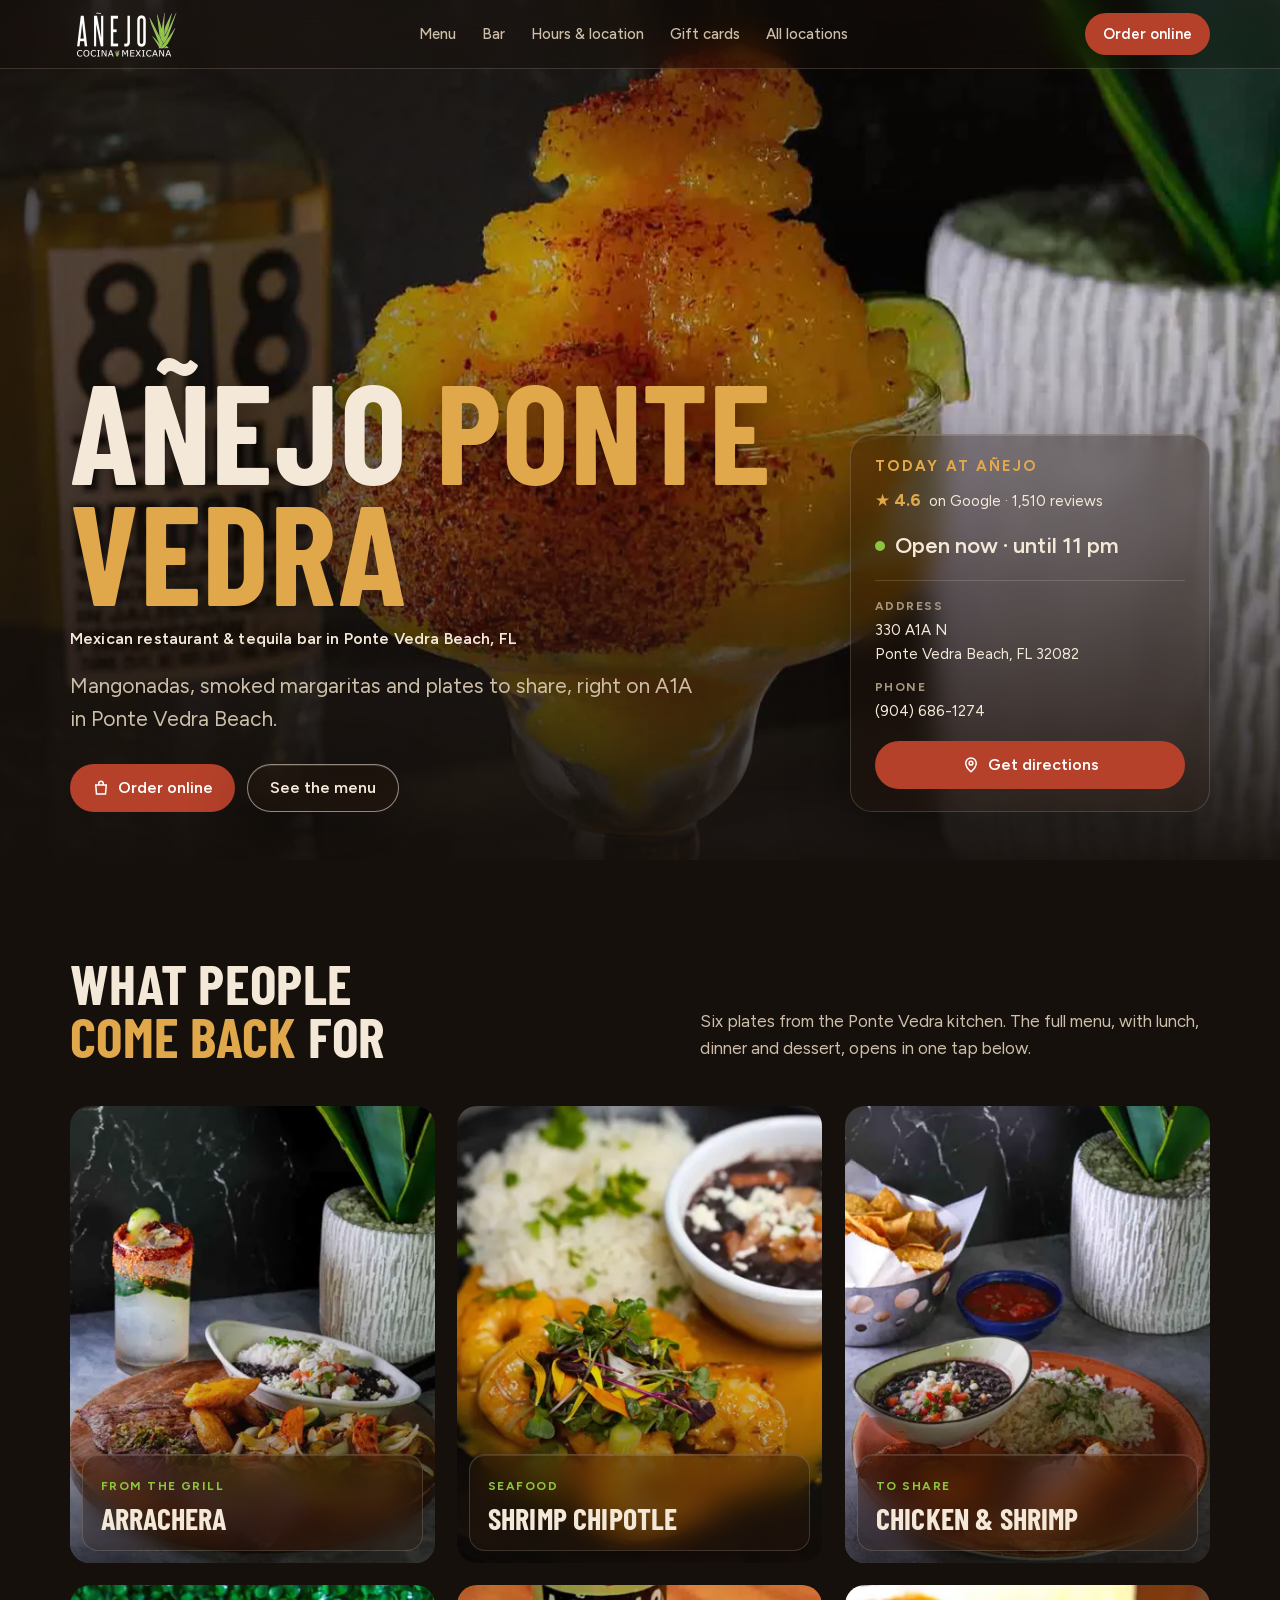
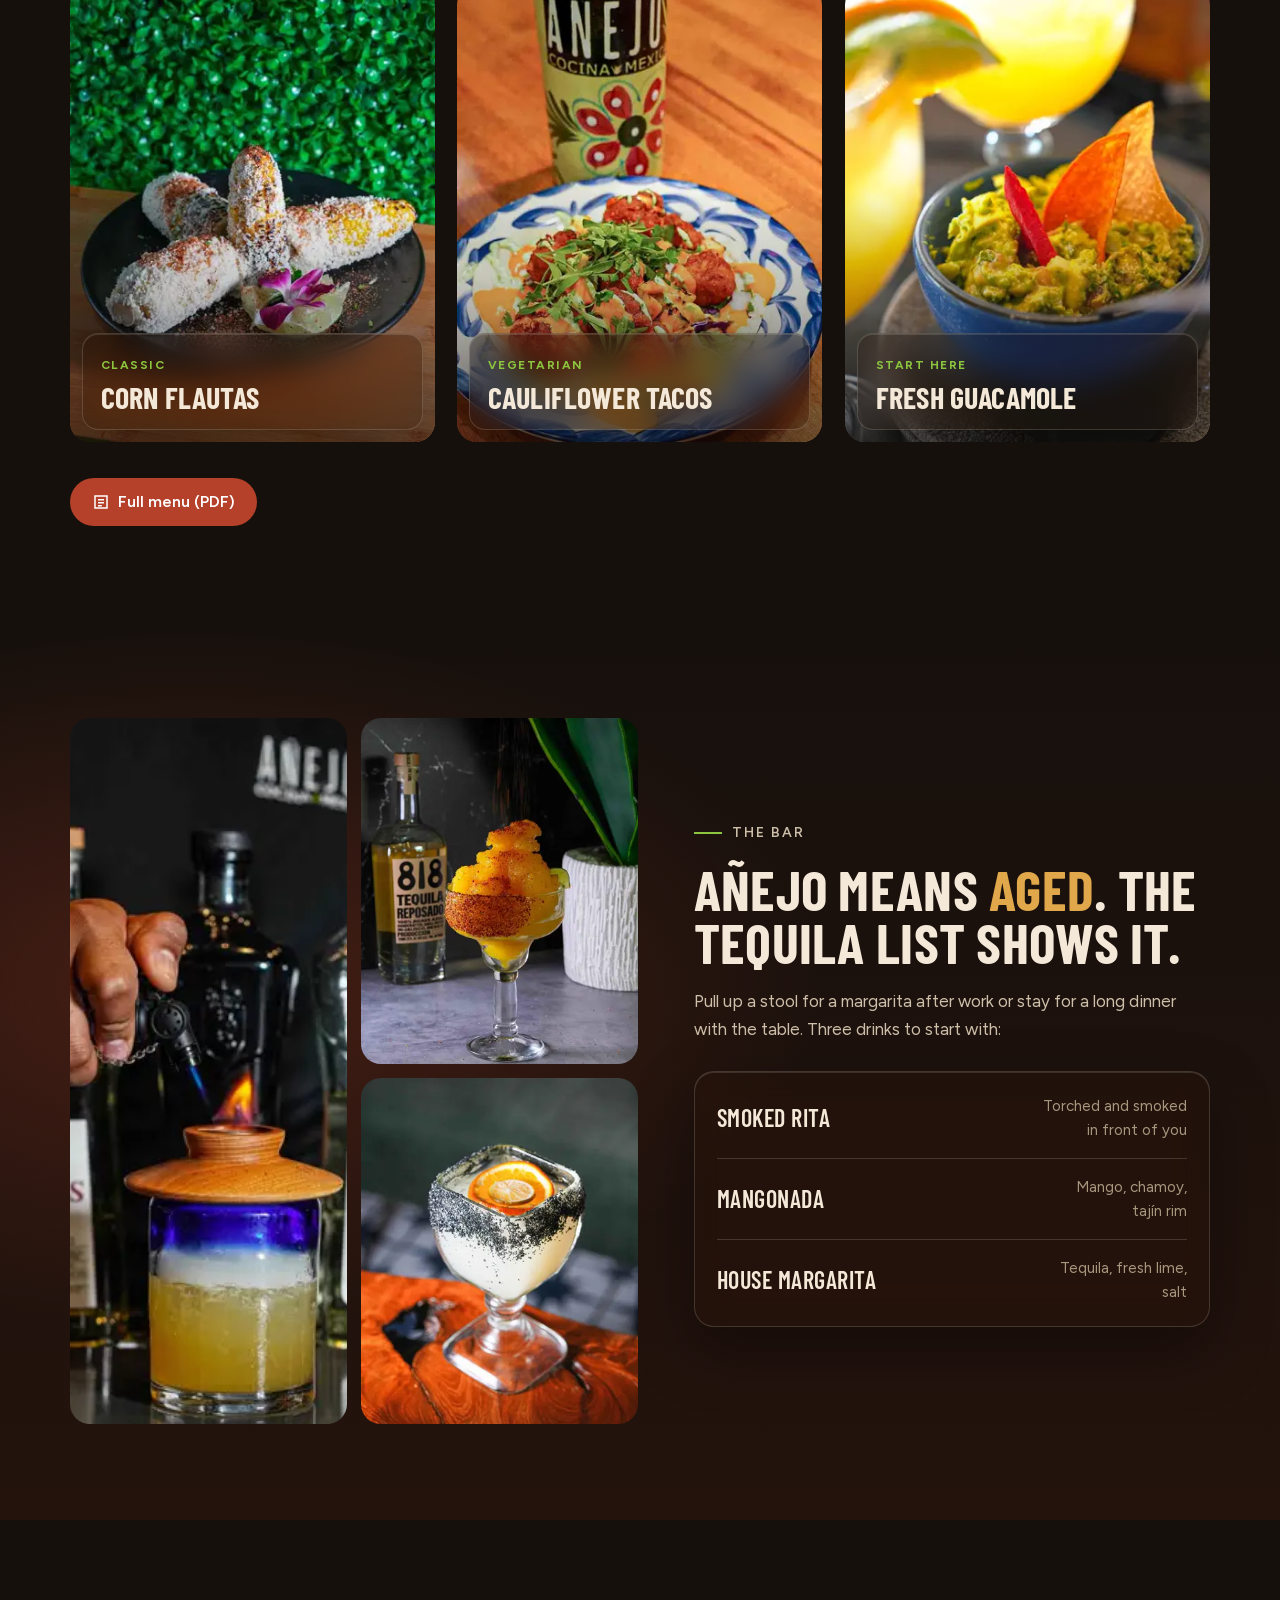
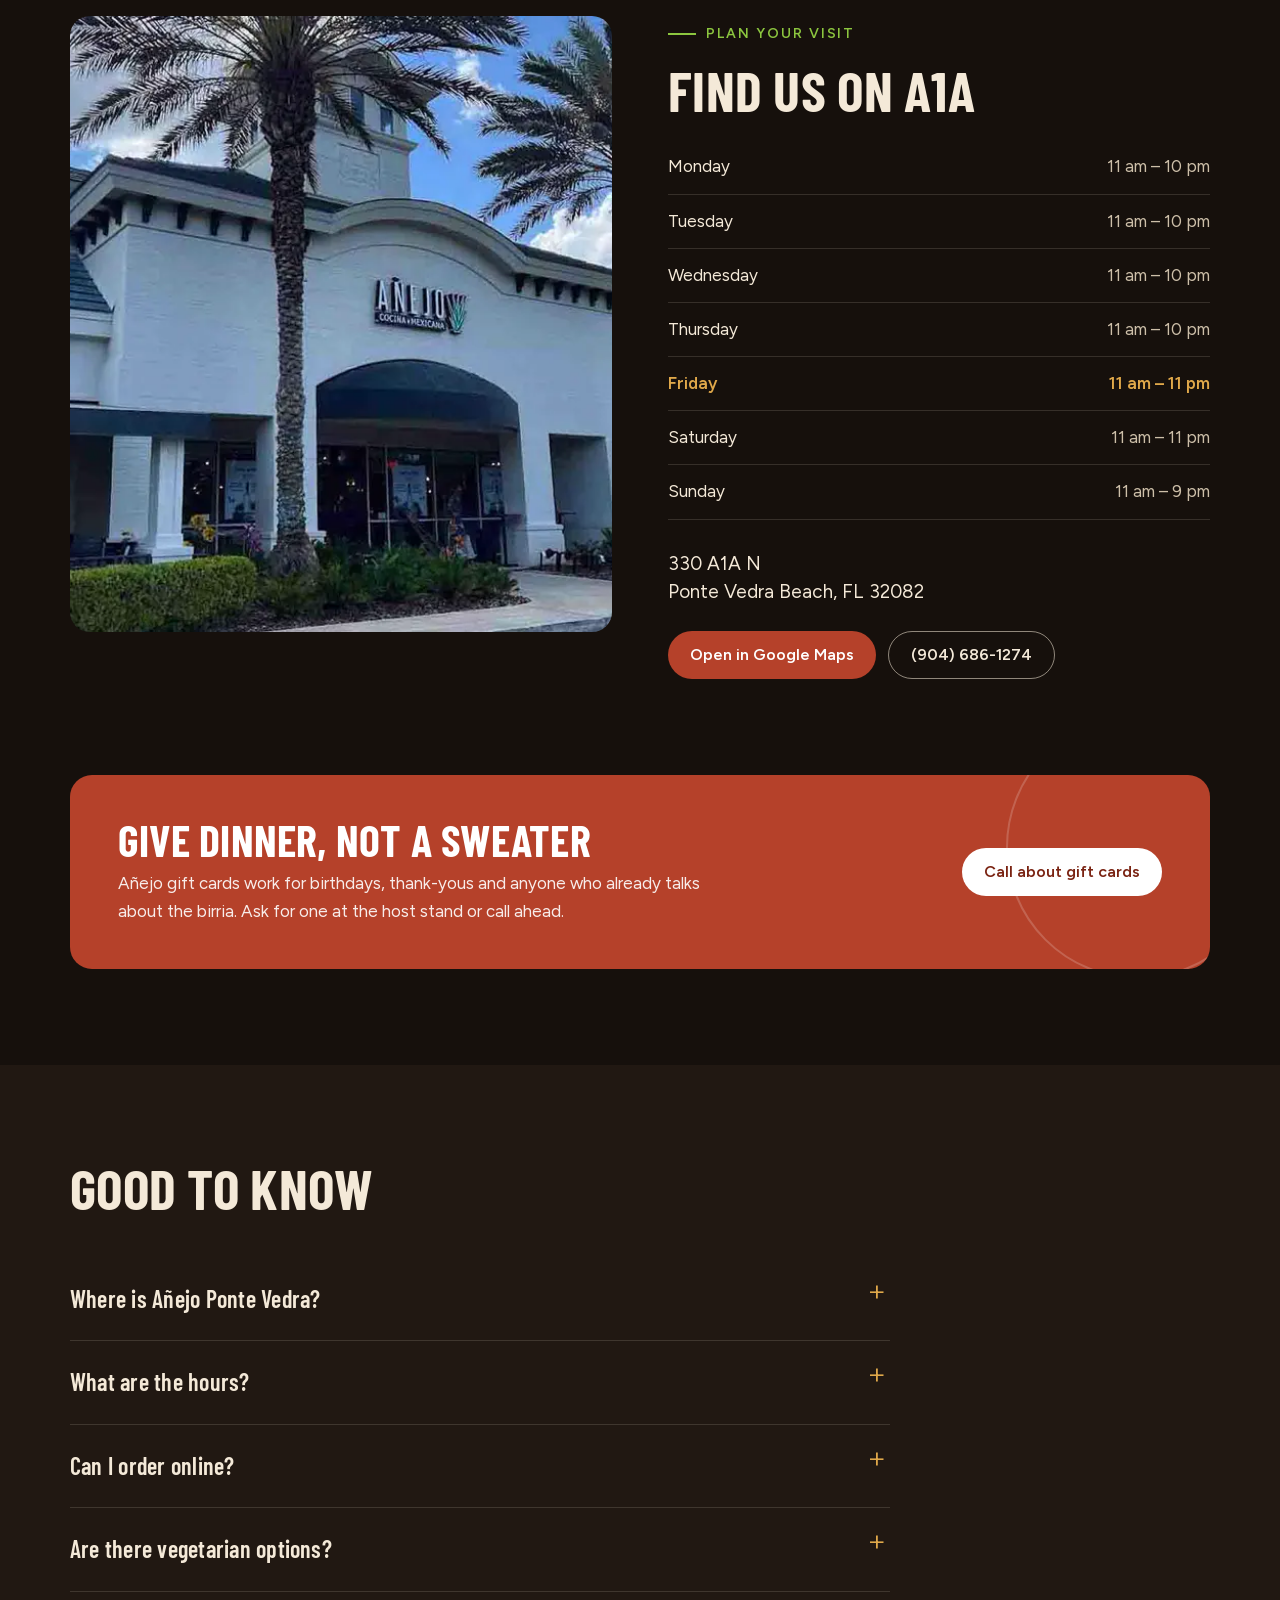
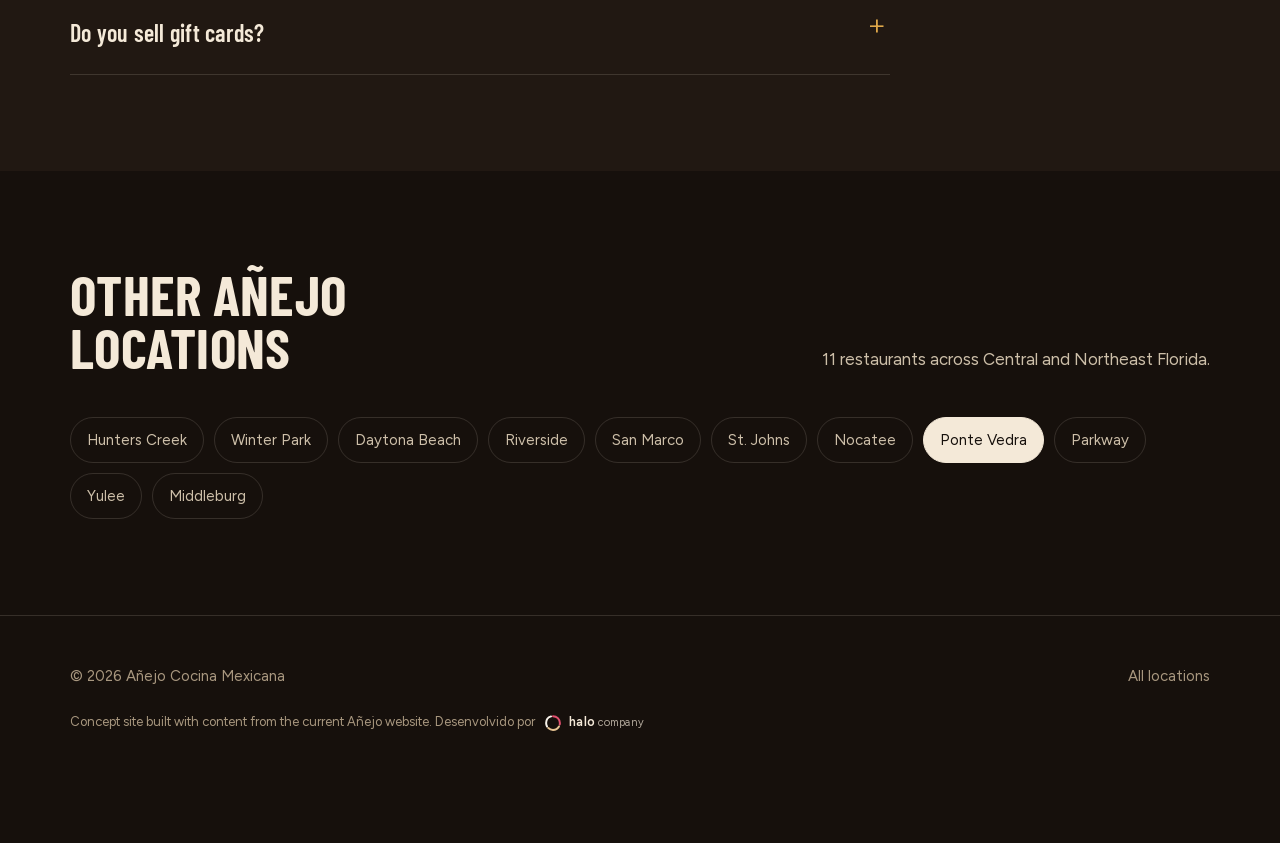
<file: ponte-vedra/index.html>
<!doctype html>
<html lang="en" class="nojs">
<head>
<meta charset="utf-8">
<meta name="viewport" content="width=device-width, initial-scale=1">
<title>Añejo Ponte Vedra | Mexican Restaurant &amp; Tequila Bar in Ponte Vedra Beach, FL</title>
<meta name="description" content="Añejo Ponte Vedra: birria tacos, arrachera, smoked margaritas and a full tequila bar at 330 A1A N, Ponte Vedra Beach. Mon–Thu 11 am–10 pm, Fri–Sat 11 am–11 pm, Sun 11 am–9 pm.">
<meta name="robots" content="noindex, nofollow">
<link rel="canonical" href="https://anejococinamexicana.com/anejo-ponte-vedra/">
<meta name="theme-color" content="#16100c">
<link rel="icon" href="data:image/svg+xml,%3Csvg xmlns=%22http://www.w3.org/2000/svg%22 viewBox=%220 0 32 32%22%3E%3Crect width=%2232%22 height=%2232%22 rx=%227%22 fill=%22%2316100c%22/%3E%3Cpath d=%22M16 27 9 9l7 9 7-9z%22 fill=%22%238cc63f%22/%3E%3C/svg%3E">
<meta property="og:type" content="restaurant.restaurant">
<meta property="og:title" content="Añejo Ponte Vedra | Mexican Restaurant &amp;amp; Tequila Bar in Ponte Vedra Beach, FL">
<meta property="og:description" content="Añejo Ponte Vedra: birria tacos, arrachera, smoked margaritas and a full tequila bar at 330 A1A N, Ponte Vedra Beach. Mon–Thu 11 am–10 pm, Fri–Sat 11 am–11 pm, Sun 11 am–9 pm.">
<meta property="og:image" content="../assets/hero-mangonada-1600.webp">
<link rel="preload" href="../assets/barlow-condensed-700.woff2" as="font" type="font/woff2" crossorigin>
<link rel="preload" href="../assets/figtree.woff2" as="font" type="font/woff2" crossorigin>
<link rel="preload" as="image" href="../assets/hero-mangonada-960.webp" imagesrcset="../assets/hero-mangonada-960.webp 960w, ../assets/hero-mangonada-1600.webp 1600w" imagesizes="100vw" fetchpriority="high">
<style>
@font-face{font-family:"Barlow Condensed";src:url(../assets/barlow-condensed-700.woff2) format("woff2");font-weight:700;font-display:swap}
@font-face{font-family:"Barlow Condensed";src:url(../assets/barlow-condensed-600.woff2) format("woff2");font-weight:600;font-display:swap}
@font-face{font-family:"Figtree";src:url(../assets/figtree.woff2) format("woff2");font-weight:300 800;font-display:swap}
:root{
  --bg:#16100c;--bg-2:#211812;--bg-3:#2c2019;
  --cream:#f4e9d8;--cream-dim:#cdbfa9;--muted:#a8977f;
  --chile:#b5412a;--chile-hi:#c04a30;--agave:#8cc63f;--gold:#e0a84a;
  --line:rgba(244,233,216,.14);
  --display:"Barlow Condensed","Arial Narrow",Impact,sans-serif;
  --glass:rgba(34,22,15,.38);--glass-line:rgba(255,240,220,.16);
  --sans:"Figtree",system-ui,-apple-system,"Segoe UI",Roboto,sans-serif;
  --wrap:1180px;--r:14px;
}
*{box-sizing:border-box}
html{scroll-behavior:smooth;scroll-padding-top:80px;-webkit-text-size-adjust:100%}
@media (prefers-reduced-motion:reduce){html{scroll-behavior:auto}}
body{margin:0;background:var(--bg);color:var(--cream);font:400 17px/1.6 var(--sans)}
img{max-width:100%;height:auto;display:block}
a{color:inherit}
h1,h2,h3{font-family:var(--display);font-weight:700;line-height:.95;margin:0;letter-spacing:.005em;text-transform:uppercase}
.glass{background:var(--glass);-webkit-backdrop-filter:blur(14px) saturate(140%);backdrop-filter:blur(14px) saturate(140%);border:1px solid var(--glass-line);box-shadow:inset 0 1px 0 rgba(255,255,255,.12),0 24px 60px rgba(0,0,0,.35)}
em{font-style:normal;color:var(--gold)}
.wrap{max-width:var(--wrap);margin:0 auto;padding:0 20px}
.skip{position:absolute;left:-9999px}
.skip:focus{left:16px;top:16px;z-index:99;background:var(--cream);color:var(--bg);padding:8px 14px;border-radius:8px}
:focus-visible{outline:3px solid var(--gold);outline-offset:3px}

/* buttons */
.btn{display:inline-flex;align-items:center;justify-content:center;gap:.5em;min-height:48px;padding:0 22px;border-radius:999px;font:600 16px/1 var(--sans);text-decoration:none;white-space:nowrap;transition:background .2s,color .2s,border-color .2s}
.btn svg{width:18px;height:18px;flex:none}
.btn-main{background:var(--chile);color:#fff}
.btn-main:hover{background:var(--chile-hi)}
.btn-line{border:1.5px solid rgba(244,233,216,.55);color:var(--cream)}
.btn-line:hover{border-color:var(--cream);background:rgba(244,233,216,.08)}

/* header */
.top{position:fixed;top:0;left:0;right:0;z-index:20;background:rgba(22,16,12,.35);-webkit-backdrop-filter:blur(18px) saturate(160%);backdrop-filter:blur(18px) saturate(160%);border-bottom:1px solid var(--glass-line);transition:background .3s}
.top.solid{background:rgba(22,16,12,.72)}
.top .wrap{display:flex;align-items:center;justify-content:space-between;height:68px;gap:16px}
.logo img{width:112px;height:49px}
.nav{display:flex;gap:26px;font-size:15px;font-weight:500}
.nav a{text-decoration:none;color:var(--cream-dim)}
.nav a:hover{color:var(--cream)}
.top .btn{min-height:42px;padding:0 18px;font-size:15px}
@media (max-width:860px){.nav{display:none}}

/* hero */
.hero{position:relative;min-height:min(100vh,860px);display:flex;align-items:flex-end;overflow:hidden;padding:0}
.hero picture,.hero picture img{position:absolute;inset:0;width:100%;height:100%;object-fit:cover}
.hero picture img{transform-origin:60% 55%;animation:kb 16s cubic-bezier(.2,.6,.3,1) .4s both}
@keyframes kb{from{transform:scale(1.02)}to{transform:scale(1.12) translate(-1.5%,-1%)}}
.hero::after{content:"";position:absolute;inset:0;background:linear-gradient(180deg,rgba(22,16,12,.45) 0%,rgba(22,16,12,.1) 30%,rgba(22,16,12,.25) 55%,rgba(22,16,12,.96) 100%),linear-gradient(90deg,rgba(22,16,12,.7) 0%,rgba(22,16,12,0) 60%)}
.hero .wrap{position:relative;z-index:1;padding-top:130px;padding-bottom:48px;width:100%;display:grid;grid-template-columns:minmax(0,1fr) 360px;gap:40px;align-items:end}
.kicker{display:inline-flex;align-items:center;gap:10px;font-size:14px;font-weight:600;letter-spacing:.14em;text-transform:uppercase;color:var(--agave);margin:0 0 18px}
.kicker::before{content:"";width:28px;height:2px;background:var(--agave)}
.hero h1{font-size:clamp(64px,11vw,148px);line-height:.86;text-shadow:0 4px 30px rgba(0,0,0,.35)}
.hero h1 small{display:block;font:600 16px/1.4 var(--sans);letter-spacing:.01em;text-transform:none;color:var(--cream);margin-top:18px}
.hero .lead{font-size:clamp(18px,2.2vw,21px);color:var(--cream-dim);max-width:30em;margin:18px 0 28px}
.ctas{display:flex;flex-wrap:wrap;gap:12px}
.tonight{border-radius:22px;padding:24px 24px 22px}
.tonight h2{font-size:15px;font-family:var(--sans);font-weight:700;letter-spacing:.14em;color:var(--gold);margin-bottom:14px}
.status{display:flex;align-items:center;gap:10px;font-size:22px;font-weight:600;color:var(--cream);min-height:30px;margin:0 0 4px}
.dot{width:10px;height:10px;border-radius:50%;background:var(--muted);flex:none}
.status.open .dot{background:var(--agave);box-shadow:0 0 0 0 rgba(140,198,63,.6);animation:pulse 2.2s infinite}
@keyframes pulse{70%{box-shadow:0 0 0 10px rgba(140,198,63,0)}100%{box-shadow:0 0 0 0 rgba(140,198,63,0)}}
.tonight dl{margin:16px 0 18px;padding-top:16px;border-top:1px solid var(--glass-line);display:grid;gap:12px;font-size:15px}
.tonight dt{font-size:12px;font-weight:700;letter-spacing:.12em;text-transform:uppercase;color:var(--muted)}
.tonight dd{margin:2px 0 0;color:var(--cream)}
.tonight dd a{text-decoration:none}
.tonight .btn{width:100%}
@media (max-width:900px){.hero .wrap{grid-template-columns:minmax(0,1fr);gap:28px;padding-top:260px}.hero{min-height:0}}
@media (max-width:480px){.hero h1{font-size:clamp(54px,17vw,72px)}}

/* sections */
section{padding:96px 0}
.head{display:flex;justify-content:space-between;align-items:flex-end;gap:24px;margin-bottom:44px;flex-wrap:wrap}
.head h2{font-size:clamp(34px,5vw,56px);max-width:16ch}
.head p{max-width:30em;color:var(--cream-dim);margin:0}
@media (max-width:760px){section{padding:68px 0}}

/* menu */
.dishes{display:grid;grid-template-columns:repeat(3,1fr);gap:22px;list-style:none;margin:0;padding:0;perspective:1000px}
.dish{position:relative;border-radius:20px;overflow:hidden;aspect-ratio:4/5;background:var(--bg-2);isolation:isolate;transform:rotateX(var(--rx,0deg)) rotateY(var(--ry,0deg)) translateY(var(--ty,0));transition:transform .6s cubic-bezier(.2,.7,.2,1),box-shadow .6s;will-change:transform}
.dish img{position:absolute;inset:0;width:100%;height:100%;object-fit:cover;transition:transform 1.2s cubic-bezier(.2,.7,.2,1),filter .6s}
.dish::before{content:"";position:absolute;inset:0;z-index:1;pointer-events:none;background:radial-gradient(420px circle at var(--mx,50%) var(--my,30%),rgba(255,214,150,.28),transparent 45%);opacity:0;transition:opacity .5s}
.dish::after{content:"";position:absolute;inset:0;z-index:0;background:linear-gradient(180deg,transparent 45%,rgba(22,16,12,.55) 100%)}
.cap{position:absolute;left:12px;right:12px;bottom:12px;z-index:2;border-radius:16px;padding:16px 18px 17px}
.cap h3{font-size:30px;line-height:1}
.cap p{margin:0;color:var(--cream);font-size:15.5px;line-height:1.5;max-height:0;opacity:0;overflow:hidden;transition:max-height .5s ease,opacity .4s ease,margin .5s ease}
.tag{display:inline-block;font-size:12px;font-weight:700;letter-spacing:.12em;text-transform:uppercase;color:var(--agave);margin-bottom:6px}
@media (hover:hover) and (pointer:fine){
  .dish:hover{--ty:-6px;box-shadow:0 34px 70px rgba(0,0,0,.55),0 0 0 1px rgba(224,168,74,.4)}
  .dish:hover img{transform:scale(1.1);filter:saturate(1.18) brightness(1.06) contrast(1.04)}
  .dish:hover::before{opacity:1}
  .dish:hover .cap p{max-height:7em;opacity:1;margin-top:6px}
}
@media (hover:none){.cap p{max-height:none;opacity:1;margin-top:6px}}
@media (max-width:900px){.dishes{grid-template-columns:repeat(2,1fr)}}
@media (max-width:760px){
  .dishes{display:flex;overflow-x:auto;scroll-snap-type:x mandatory;gap:14px;margin:0 -20px;padding:0 20px 10px;scrollbar-width:none}
  .dishes::-webkit-scrollbar{display:none}
  .dish{flex:0 0 80%;scroll-snap-align:center;aspect-ratio:2/3}
  .cap{padding:13px 15px 14px}
  .cap h3{font-size:26px}
  .cap p{font-size:14.5px}
  .js .dish.reveal{opacity:1;transform:none;transition:none}
}
.swipe{display:none;margin-top:14px;font-size:14px;color:var(--muted)}
@media (max-width:760px){.swipe{display:block}}
.menu-links{display:flex;flex-wrap:wrap;gap:12px;margin-top:36px}

/* bar */
.bar{background:radial-gradient(900px 500px at 15% 40%,rgba(181,65,42,.28),transparent 70%),linear-gradient(180deg,var(--bg) 0%,#24130d 100%)}
.bar-grid{display:grid;grid-template-columns:1.1fr 1fr;gap:56px;align-items:center}
.bar-pics{display:grid;grid-template-columns:1fr 1fr;gap:14px}
.ph{border-radius:20px;overflow:hidden;position:relative}
.ph img{width:100%;height:100%;object-fit:cover;aspect-ratio:4/5;transition:transform 1.2s cubic-bezier(.2,.7,.2,1),filter .6s}
.bar-pics .ph:first-child{grid-row:span 2}
.bar-pics .ph:first-child img{aspect-ratio:auto}
@media (hover:hover) and (pointer:fine){.ph:hover img{transform:scale(1.08);filter:saturate(1.15) brightness(1.05)}}
.bar h2{font-size:clamp(34px,5vw,56px);margin-bottom:20px}
.bar p{color:var(--cream-dim)}
.drinks{list-style:none;padding:6px 22px;margin:28px 0 0;border-radius:20px}
.drinks li{display:flex;justify-content:space-between;align-items:center;gap:20px;padding:16px 0;border-bottom:1px solid var(--glass-line)}
.drinks li:last-child{border-bottom:0}
.drinks strong{font-family:var(--display);font-weight:600;font-size:24px;text-transform:uppercase;letter-spacing:.02em}
.drinks span{color:var(--muted);font-size:15px;text-align:right}
@media (max-width:900px){.bar-grid{grid-template-columns:1fr;gap:36px}}

/* visit */
.visit-grid{display:grid;grid-template-columns:1fr 1fr;gap:56px;align-items:start}
.visit-photo{border-radius:20px}
.visit-photo img{aspect-ratio:1200/1363}
.hours{width:100%;border-collapse:collapse;margin:24px 0 30px;font-size:17px}
.hours th,.hours td{padding:13px 0;border-bottom:1px solid var(--line);text-align:left;font-weight:400}
.hours td{text-align:right;color:var(--cream-dim)}
.hours tr.today th,.hours tr.today td{color:var(--gold);font-weight:600}
.addr{font-style:normal;font-size:19px;line-height:1.5}
.visit h2{font-size:clamp(34px,5vw,56px)}
@media (max-width:900px){.visit-grid{grid-template-columns:1fr;gap:36px}}

/* reveal */
.js .reveal{opacity:0;transform:translateY(30px);transition:opacity .9s ease,transform .9s cubic-bezier(.2,.7,.2,1);transition-delay:var(--d,0s)}
.js .reveal.in{opacity:1;transform:none}
.js .dish.reveal.in{transform:rotateX(var(--rx,0deg)) rotateY(var(--ry,0deg)) translateY(var(--ty,0))}
@media (prefers-reduced-motion:reduce){.hero picture img,.status.open .dot{animation:none}.js .reveal{opacity:1;transform:none;transition:none}.dish,.dish img,.ph img{transition:none}}

/* gift */
.gift{padding:0 0 96px}
.gift-card{display:grid;grid-template-columns:1fr auto;gap:28px;align-items:center;background:var(--chile);color:#fff;border-radius:22px;padding:44px 48px;position:relative;overflow:hidden}
.gift-card::after{content:"";position:absolute;right:-60px;top:-60px;width:260px;height:260px;border-radius:50%;border:2px solid rgba(255,255,255,.18)}
.gift-card h2{font-size:clamp(30px,4vw,44px);margin-bottom:10px}
.gift-card p{margin:0;max-width:36em;color:rgba(255,255,255,.9)}
.gift-card .btn{background:#fff;color:#7a2312;position:relative;z-index:1}
@media (max-width:760px){.gift-card{grid-template-columns:1fr;padding:32px 24px}}

/* faq */
.faq{background:var(--bg-2)}
.faq-list{max-width:820px}
.faq details{border-bottom:1px solid var(--line)}
.faq summary{cursor:pointer;list-style:none;padding:22px 40px 22px 0;font-family:var(--display);font-weight:600;font-size:24px;letter-spacing:.01em;position:relative}
.faq summary::-webkit-details-marker{display:none}
.faq summary::after{content:"+";position:absolute;right:4px;top:18px;font:300 30px/1 var(--sans);color:var(--gold)}
.faq details[open] summary::after{content:"–"}
.faq details p{margin:0 0 22px;color:var(--cream-dim);max-width:44em}

/* locations */
.locs{display:flex;flex-wrap:wrap;gap:10px;list-style:none;padding:0;margin:0}
.locs a{display:inline-block;padding:10px 16px;border:1px solid var(--line);border-radius:999px;text-decoration:none;font-size:15px;color:var(--cream-dim)}
.locs a:hover{border-color:var(--cream);color:var(--cream)}
.locs a[aria-current]{background:var(--cream);color:var(--bg);border-color:var(--cream)}

/* footer */
footer{border-top:1px solid var(--line);padding:48px 0 110px;font-size:15px;color:var(--muted)}
footer .wrap{display:flex;flex-wrap:wrap;justify-content:space-between;gap:24px;align-items:center}
footer nav{display:flex;gap:18px}
footer nav a{text-decoration:none}
footer nav a:hover{color:var(--cream)}
.desenvolvido{display:inline-flex;align-items:center;gap:8px}
.halo-credit{display:inline-flex;align-items:center;gap:6px;text-decoration:none;color:var(--cream)}
.halo-nome{font-weight:600;letter-spacing:.02em}
.halo-nome small{font-weight:400;opacity:.7}
.nota{width:100%;font-size:13px;margin:0}

/* mobile action bar */
.actionbar{position:fixed;left:0;right:0;bottom:0;z-index:30;display:none;grid-template-columns:repeat(3,1fr);background:rgba(22,16,12,.96);border-top:1px solid var(--line);padding:8px 8px calc(8px + env(safe-area-inset-bottom))}
.actionbar a{display:flex;flex-direction:column;align-items:center;gap:3px;padding:6px 0;text-decoration:none;font-size:13px;font-weight:600;color:var(--cream)}
.actionbar a svg{width:22px;height:22px;color:var(--gold)}
.actionbar a.hot svg{color:var(--chile-hi)}
@media (max-width:760px){.actionbar{display:grid}.top .btn{display:none}}

/* hub: locations grid */
.region{margin-top:64px}
.region:first-of-type{margin-top:0}
.region h2{font-size:clamp(28px,4vw,40px);margin-bottom:24px}
.region h2 small{display:block;font:500 16px/1.4 var(--sans);text-transform:none;color:var(--cream-dim);margin-top:8px;letter-spacing:0}
.loc-grid{display:grid;grid-template-columns:repeat(3,1fr);gap:22px;list-style:none;margin:0;padding:0;perspective:1000px}
.loc{position:relative;border-radius:20px;overflow:hidden;aspect-ratio:4/5;background:var(--bg-2);isolation:isolate;transform:rotateX(var(--rx,0deg)) rotateY(var(--ry,0deg)) translateY(var(--ty,0));transition:transform .6s cubic-bezier(.2,.7,.2,1),box-shadow .6s}
.loc img{position:absolute;inset:0;width:100%;height:100%;object-fit:cover;transition:transform 1.2s cubic-bezier(.2,.7,.2,1),filter .6s}
.loc::before{content:"";position:absolute;inset:0;z-index:1;pointer-events:none;background:radial-gradient(420px circle at var(--mx,50%) var(--my,30%),rgba(255,214,150,.25),transparent 45%);opacity:0;transition:opacity .5s}
.loc a{position:absolute;inset:0;z-index:3;text-decoration:none}
.loc .cap{display:flex;justify-content:space-between;align-items:flex-end;gap:12px}
.loc .cap p{max-height:none;opacity:1;margin-top:4px;color:var(--cream-dim);font-size:14.5px}
.loc .go{flex:none;width:42px;height:42px;border-radius:50%;background:var(--chile);display:grid;place-items:center;transition:transform .4s}
.loc .go svg{width:18px;height:18px;color:#fff}
.loc .rate{position:absolute;top:14px;left:14px;z-index:2;border-radius:999px;padding:6px 12px;font-size:13.5px;font-weight:600}
.loc .rate b{color:var(--gold)}
@media (hover:hover) and (pointer:fine){
  .loc:hover{--ty:-6px;box-shadow:0 34px 70px rgba(0,0,0,.55),0 0 0 1px rgba(224,168,74,.4)}
  .loc:hover img{transform:scale(1.08);filter:saturate(1.15) brightness(1.05)}
  .loc:hover::before{opacity:1}
  .loc:hover .go{transform:translateX(4px)}
}
@media (max-width:900px){.loc-grid{grid-template-columns:repeat(2,1fr)}}
@media (max-width:560px){.loc-grid{grid-template-columns:1fr}.loc{aspect-ratio:4/3.4}}
.hub-hero .wrap{grid-template-columns:minmax(0,1fr)}
.hub-hero .lead{max-width:36em}
.rating{display:inline-flex;align-items:center;gap:8px;margin:0 0 14px;font-size:15px;color:var(--cream)}
.rating b{color:var(--gold);font-size:17px}
.hh{margin:10px 0 0;font-size:14.5px;color:var(--agave);font-weight:600}

</style>
<script type="application/ld+json">
{
 "@context": "https://schema.org",
 "@graph": [
  {
   "@type": "Restaurant",
   "@id": "https://anejococinamexicana.com/anejo-ponte-vedra/#restaurant",
   "name": "Añejo Cocina Mexicana – Ponte Vedra",
   "url": "https://anejococinamexicana.com/anejo-ponte-vedra/",
   "telephone": "+19046861274",
   "servesCuisine": [
    "Mexican"
   ],
   "priceRange": "$$",
   "address": {
    "@type": "PostalAddress",
    "streetAddress": "330 A1A N",
    "addressLocality": "Ponte Vedra Beach",
    "addressRegion": "FL",
    "postalCode": "32082",
    "addressCountry": "US"
   },
   "geo": {
    "@type": "GeoCoordinates",
    "latitude": 30.2357636,
    "longitude": -81.3868528
   },
   "hasMap": "https://www.google.com/maps?cid=7796408812755007676",
   "openingHoursSpecification": [
    {
     "@type": "OpeningHoursSpecification",
     "dayOfWeek": [
      "Monday",
      "Tuesday",
      "Wednesday",
      "Thursday"
     ],
     "opens": "11:00",
     "closes": "22:00"
    },
    {
     "@type": "OpeningHoursSpecification",
     "dayOfWeek": [
      "Friday",
      "Saturday"
     ],
     "opens": "11:00",
     "closes": "23:00"
    },
    {
     "@type": "OpeningHoursSpecification",
     "dayOfWeek": [
      "Sunday"
     ],
     "opens": "11:00",
     "closes": "21:00"
    }
   ],
   "hasMenu": "https://anejococinamexicana.com/wp-content/uploads/2026/07/anejo-2026-new-menu.pdf",
   "potentialAction": {
    "@type": "OrderAction",
    "target": "https://oo.viguest.com/?siteName=ANEJOPV"
   },
   "sameAs": [
    "https://www.facebook.com/anejococinapontevedra",
    "https://www.instagram.com/anejopontevedra"
   ],
   "parentOrganization": {
    "@type": "Organization",
    "name": "Añejo Cocina Mexicana",
    "url": "https://anejococinamexicana.com/"
   }
  },
  {
   "@type": "BreadcrumbList",
   "itemListElement": [
    {
     "@type": "ListItem",
     "position": 1,
     "name": "Home",
     "item": "https://anejococinamexicana.com/"
    },
    {
     "@type": "ListItem",
     "position": 2,
     "name": "Locations",
     "item": "https://anejococinamexicana.com/locations/"
    },
    {
     "@type": "ListItem",
     "position": 3,
     "name": "Ponte Vedra"
    }
   ]
  },
  {
   "@type": "FAQPage",
   "mainEntity": [
    {
     "@type": "Question",
     "name": "Where is Añejo Ponte Vedra?",
     "acceptedAnswer": {
      "@type": "Answer",
      "text": "330 A1A N, Ponte Vedra Beach, FL 32082, on A1A."
     }
    },
    {
     "@type": "Question",
     "name": "What are the hours?",
     "acceptedAnswer": {
      "@type": "Answer",
      "text": "Monday to Thursday from 11 am to 10 pm, Friday to Saturday from 11 am to 11 pm, and Sunday from 11 am to 9 pm."
     }
    },
    {
     "@type": "Question",
     "name": "Can I order online?",
     "acceptedAnswer": {
      "@type": "Answer",
      "text": "Yes. Order pickup online through the Añejo Ponte Vedra ordering page, or call (904) 686-1274."
     }
    },
    {
     "@type": "Question",
     "name": "Are there vegetarian options?",
     "acceptedAnswer": {
      "@type": "Answer",
      "text": "Yes. The cauliflower tacos are vegetarian, and the guacamole, made to order, is a good start for any table."
     }
    },
    {
     "@type": "Question",
     "name": "Do you sell gift cards?",
     "acceptedAnswer": {
      "@type": "Answer",
      "text": "Yes. Añejo gift cards are available at the restaurant."
     }
    }
   ]
  }
 ]
}
</script>
</head>
<body>
<a class="skip" href="#main">Skip to content</a>
<header class="top">
  <div class="wrap">
    <a class="logo" href="../" aria-label="Añejo Cocina Mexicana, all locations"><img src="../assets/logo-224.webp" width="112" height="49" alt="Añejo Cocina Mexicana"></a>
    <nav class="nav" aria-label="Main"><a href="#menu">Menu</a><a href="#bar">Bar</a><a href="#visit">Hours &amp; location</a><a href="#gift">Gift cards</a><a href="../#locations">All locations</a></nav>
    <a class="btn btn-main" href="https://oo.viguest.com/?siteName=ANEJOPV" target="_blank" rel="noopener">Order online</a>
  </div>
</header>

<main id="main">
  <section class="hero" aria-labelledby="h1">
    <picture>
      <img src="../assets/hero-mangonada-960.webp" srcset="../assets/hero-mangonada-960.webp 960w, ../assets/hero-mangonada-1600.webp 1600w" sizes="100vw" width="1600" height="1200" alt="Mangonada with chamoy and tajín rim" fetchpriority="high">
    </picture>
    <div class="wrap">
      <div>
        <h1 id="h1">Añejo <em>Ponte Vedra</em><small>Mexican restaurant &amp; tequila bar in Ponte Vedra Beach, FL</small></h1>
        <p class="lead">Mangonadas, smoked margaritas and plates to share, right on A1A in Ponte Vedra Beach.</p>
        <div class="ctas">
          <a class="btn btn-main" href="https://oo.viguest.com/?siteName=ANEJOPV" target="_blank" rel="noopener"><svg viewBox="0 0 24 24" fill="none" stroke="currentColor" stroke-width="2" aria-hidden="true"><path d="M5 8h14l-1 12H6z"/><path d="M9 8V6a3 3 0 0 1 6 0v2"/></svg>Order online</a>
          <a class="btn btn-line glass" href="#menu">See the menu</a>
        </div>
      </div>
      <aside class="tonight glass" aria-label="Today at Añejo Ponte Vedra">
        <h2>Today at Añejo</h2>
        <p class="rating"><b>★ 4.6</b> on Google · 1,510 reviews</p>
        <p class="status" data-horas='[[660,1260],[660,1320],[660,1320],[660,1320],[660,1320],[660,1380],[660,1380]]' aria-live="polite"><span class="dot"></span><span class="st">Mon–Thu 11 am–10 pm</span></p>
        
        <dl>
          <div><dt>Address</dt><dd>330 A1A N<br>Ponte Vedra Beach, FL 32082</dd></div>
          <div><dt>Phone</dt><dd><a href="tel:+19046861274">(904) 686-1274</a></dd></div>
        </dl>
        <a class="btn btn-main" href="https://www.google.com/maps?cid=7796408812755007676" target="_blank" rel="noopener"><svg viewBox="0 0 24 24" fill="none" stroke="currentColor" stroke-width="2" aria-hidden="true"><path d="M12 21s-7-6.2-7-11.5A7 7 0 0 1 19 9.5C19 14.8 12 21 12 21z"/><circle cx="12" cy="9.5" r="2.5"/></svg>Get directions</a>
      </aside>
    </div>
  </section>

  <section id="menu" aria-labelledby="menu-h">
    <div class="wrap">
      <div class="head reveal">
        <h2 id="menu-h">What people <em>come back</em> for</h2>
        <p>Six plates from the Ponte Vedra kitchen. The full menu, with lunch, dinner and dessert, opens in one tap below.</p>
      </div>
      <ul class="dishes">
        <li class="dish reveal" style="--d:0.00s">
          <img src="../assets/arrachera-400.webp" srcset="../assets/arrachera-260.webp 260w, ../assets/arrachera-400.webp 400w, ../assets/arrachera-720.webp 720w" sizes="(max-width:760px) 80vw, (max-width:900px) 50vw, 380px" width="720" height="900" alt="Arrachera skirt steak sliced on a plate" loading="lazy">
          <div class="cap glass"><span class="tag">From the grill</span><h3>Arrachera</h3><p>Marinated skirt steak, grilled and sliced, served with rice, beans and tortillas.</p></div>
        </li>
        <li class="dish reveal" style="--d:0.08s">
          <img src="../assets/shrimp-chipotle-400.webp" srcset="../assets/shrimp-chipotle-260.webp 260w, ../assets/shrimp-chipotle-400.webp 400w, ../assets/shrimp-chipotle-720.webp 720w" sizes="(max-width:760px) 80vw, (max-width:900px) 50vw, 380px" width="720" height="900" alt="Shrimp in chipotle cream sauce" loading="lazy">
          <div class="cap glass"><span class="tag">Seafood</span><h3>Shrimp Chipotle</h3><p>Shrimp in a smoky chipotle cream. Ask for extra tortillas to clean the plate.</p></div>
        </li>
        <li class="dish reveal" style="--d:0.16s">
          <img src="../assets/chicken-shrimp-400.webp" srcset="../assets/chicken-shrimp-260.webp 260w, ../assets/chicken-shrimp-400.webp 400w, ../assets/chicken-shrimp-720.webp 720w" sizes="(max-width:760px) 80vw, (max-width:900px) 50vw, 380px" width="720" height="900" alt="Grilled chicken and shrimp platter with peppers and onions" loading="lazy">
          <div class="cap glass"><span class="tag">To share</span><h3>Chicken &amp; Shrimp</h3><p>Grilled chicken and shrimp over peppers and onions, sizzling when it lands.</p></div>
        </li>
        <li class="dish reveal" style="--d:0.00s">
          <img src="../assets/flautas-400.webp" srcset="../assets/flautas-260.webp 260w, ../assets/flautas-400.webp 400w, ../assets/flautas-720.webp 720w" sizes="(max-width:760px) 80vw, (max-width:900px) 50vw, 380px" width="720" height="900" alt="Crispy corn flautas topped with cream and cheese" loading="lazy">
          <div class="cap glass"><span class="tag">Classic</span><h3>Corn Flautas</h3><p>Rolled corn tortillas fried crisp, topped with crema, cheese and salsa.</p></div>
        </li>
        <li class="dish reveal" style="--d:0.08s">
          <img src="../assets/cauliflower-tacos-400.webp" srcset="../assets/cauliflower-tacos-260.webp 260w, ../assets/cauliflower-tacos-400.webp 400w, ../assets/cauliflower-tacos-720.webp 720w" sizes="(max-width:760px) 80vw, (max-width:900px) 50vw, 380px" width="720" height="900" alt="Cauliflower tacos with fresh toppings" loading="lazy">
          <div class="cap glass"><span class="tag">Vegetarian</span><h3>Cauliflower Tacos</h3><p>Roasted cauliflower in corn tortillas. The meat-free pick that nobody treats as second best.</p></div>
        </li>
        <li class="dish reveal" style="--d:0.16s">
          <img src="../assets/guacamole-400.webp" srcset="../assets/guacamole-260.webp 260w, ../assets/guacamole-400.webp 400w, ../assets/guacamole-720.webp 720w" sizes="(max-width:760px) 80vw, (max-width:900px) 50vw, 380px" width="720" height="900" alt="Fresh guacamole in a stone bowl with tortilla chips" loading="lazy">
          <div class="cap glass"><span class="tag">Start here</span><h3>Fresh Guacamole</h3><p>Made to order with ripe avocado, onion, cilantro and lime.</p></div>
        </li>
      </ul>
      <p class="swipe" aria-hidden="true">Swipe for more →</p>
      <div class="menu-links"><a class="btn btn-main" href="https://anejococinamexicana.com/wp-content/uploads/2026/07/anejo-2026-new-menu.pdf" target="_blank" rel="noopener"><svg viewBox="0 0 24 24" fill="none" stroke="currentColor" stroke-width="2" aria-hidden="true"><path d="M4 4h16v16H4z"/><path d="M8 9h8M8 13h8M8 17h5"/></svg>Full menu (PDF)</a></div>
    </div>
  </section>

  <section id="bar" class="bar" aria-labelledby="bar-h">
    <div class="wrap bar-grid">
      <div class="bar-pics reveal">
        <div class="ph"><img src="../assets/smoked-rita-400.webp" srcset="../assets/smoked-rita-400.webp 400w, ../assets/smoked-rita-720.webp 720w" sizes="(max-width:900px) 50vw, 300px" width="720" height="900" alt="Smoked margarita being torched next to tequila bottles" loading="lazy"></div>
        <div class="ph"><img src="../assets/mangonada-400.webp" srcset="../assets/mangonada-400.webp 400w, ../assets/mangonada-720.webp 720w" sizes="(max-width:900px) 50vw, 300px" width="720" height="900" alt="Mangonada with chamoy and tajín rim" loading="lazy"></div>
        <div class="ph"><img src="../assets/house-margarita-400.webp" srcset="../assets/house-margarita-400.webp 400w, ../assets/house-margarita-720.webp 720w" sizes="(max-width:900px) 50vw, 300px" width="720" height="900" alt="House margarita with salted rim and lime" loading="lazy"></div>
      </div>
      <div>
        <p class="kicker">The bar</p>
        <h2 id="bar-h">Añejo means <em>aged</em>. The tequila list shows it.</h2>
        <p>Pull up a stool for a margarita after work or stay for a long dinner with the table. Three drinks to start with:</p>
        <ul class="drinks glass">
          <li><strong>Smoked Rita</strong><span>Torched and smoked<br>in front of you</span></li>
          <li><strong>Mangonada</strong><span>Mango, chamoy,<br>tajín rim</span></li>
          <li><strong>House Margarita</strong><span>Tequila, fresh lime,<br>salt</span></li>
        </ul>
      </div>
    </div>
  </section>

  <section id="visit" class="visit" aria-labelledby="visit-h">
    <div class="wrap visit-grid">
      <div class="visit-photo ph reveal">
        <img src="../assets/fachada-ponte-vedra-480.webp" srcset="../assets/fachada-ponte-vedra-480.webp 480w, ../assets/fachada-ponte-vedra-800.webp 800w" sizes="(max-width:900px) 100vw, 560px" width="800" height="909" alt="Añejo Ponte Vedra storefront" loading="lazy">
      </div>
      <div>
        <p class="kicker">Plan your visit</p>
        <h2 id="visit-h">Find us on A1A</h2>
        <table class="hours" aria-label="Opening hours">
          <tbody>
            <tr data-d="1"><th scope="row">Monday</th><td>11 am – 10 pm</td></tr>
            <tr data-d="2"><th scope="row">Tuesday</th><td>11 am – 10 pm</td></tr>
            <tr data-d="3"><th scope="row">Wednesday</th><td>11 am – 10 pm</td></tr>
            <tr data-d="4"><th scope="row">Thursday</th><td>11 am – 10 pm</td></tr>
            <tr data-d="5"><th scope="row">Friday</th><td>11 am – 11 pm</td></tr>
            <tr data-d="6"><th scope="row">Saturday</th><td>11 am – 11 pm</td></tr>
            <tr data-d="0"><th scope="row">Sunday</th><td>11 am – 9 pm</td></tr>
          </tbody>
        </table>
        <address class="addr">330 A1A N<br>Ponte Vedra Beach, FL 32082</address>
        <div class="ctas" style="margin-top:24px">
          <a class="btn btn-main" href="https://www.google.com/maps?cid=7796408812755007676" target="_blank" rel="noopener">Open in Google Maps</a>
          <a class="btn btn-line" href="tel:+19046861274">(904) 686-1274</a>
        </div>
      </div>
    </div>
  </section>

  <div class="gift" id="gift">
    <div class="wrap">
      <div class="gift-card">
        <div>
          <h2>Give dinner, not a sweater</h2>
          <p>Añejo gift cards work for birthdays, thank-yous and anyone who already talks about the birria. Ask for one at the host stand or call ahead.</p>
        </div>
        <a class="btn" href="tel:+19046861274">Call about gift cards</a>
      </div>
    </div>
  </div>

  <section class="faq" aria-labelledby="faq-h">
    <div class="wrap">
      <div class="head reveal"><h2 id="faq-h">Good to know</h2></div>
      <div class="faq-list">
        <details><summary>Where is Añejo Ponte Vedra?</summary><p>330 A1A N, Ponte Vedra Beach, FL 32082, on A1A.</p></details>
        <details><summary>What are the hours?</summary><p>Monday to Thursday from 11 am to 10 pm, Friday to Saturday from 11 am to 11 pm, and Sunday from 11 am to 9 pm.</p></details>
        <details><summary>Can I order online?</summary><p>Yes. Order pickup online through the Añejo Ponte Vedra ordering page, or call (904) 686-1274.</p></details>
        <details><summary>Are there vegetarian options?</summary><p>Yes. The cauliflower tacos are vegetarian, and the guacamole, made to order, is a good start for any table.</p></details>
        <details><summary>Do you sell gift cards?</summary><p>Yes. Añejo gift cards are available at the restaurant.</p></details>
      </div>
    </div>
  </section>

  <section id="locations" aria-labelledby="loc-h">
    <div class="wrap">
      <div class="head reveal"><h2 id="loc-h">Other Añejo locations</h2><p>11 restaurants across Central and Northeast Florida.</p></div>
      <ul class="locs">
        <li><a href="../hunters-creek/">Hunters Creek</a></li>
        <li><a href="../winter-park/">Winter Park</a></li>
        <li><a href="../daytona-beach/">Daytona Beach</a></li>
        <li><a href="../riverside/">Riverside</a></li>
        <li><a href="../san-marco/">San Marco</a></li>
        <li><a href="../st-johns/">St. Johns</a></li>
        <li><a href="../nocatee/">Nocatee</a></li>
        <li><a href="../ponte-vedra/" aria-current="page">Ponte Vedra</a></li>
        <li><a href="../parkway/">Parkway</a></li>
        <li><a href="../yulee/">Yulee</a></li>
        <li><a href="../middleburg/">Middleburg</a></li>
      </ul>
    </div>
  </section>
</main>

<footer>
  <div class="wrap">
    <span>© 2026 Añejo Cocina Mexicana</span>
    <nav aria-label="Site"><a href="../">All locations</a></nav>
    <p class="nota">Concept site built with content from the current Añejo website. <span class="desenvolvido">Desenvolvido por <a href="https://haloconsulting.com.br/" target="_blank" rel="noopener" class="halo-credit"><svg viewBox="0 0 32 32" width="20" height="20" aria-hidden="true"><g transform="rotate(-90 16 16)" fill="none" stroke-width="3.2" stroke-linecap="round"><circle cx="16" cy="16" r="11" pathLength="300" stroke="#E0506F" stroke-dasharray="86 214"/><circle cx="16" cy="16" r="11" pathLength="300" stroke="#E7C493" stroke-dasharray="86 214" stroke-dashoffset="-100"/><circle cx="16" cy="16" r="11" pathLength="300" stroke="#F8F3EB" stroke-dasharray="86 214" stroke-dashoffset="-200"/></g></svg><span class="halo-nome">halo <small>company</small></span></a></span></p>
  </div>
</footer>

<nav class="actionbar" aria-label="Quick actions" style="grid-template-columns:repeat(4,1fr)">
  <a class="hot" href="tel:+19046861274"><svg viewBox="0 0 24 24" fill="none" stroke="currentColor" stroke-width="2" aria-hidden="true"><path d="M5 4h4l2 5-2.5 1.5a11 11 0 0 0 5 5L15 13l5 2v4a2 2 0 0 1-2 2A16 16 0 0 1 3 6a2 2 0 0 1 2-2"/></svg>Call</a>
  <a href="https://oo.viguest.com/?siteName=ANEJOPV" target="_blank" rel="noopener"><svg viewBox="0 0 24 24" fill="none" stroke="currentColor" stroke-width="2" aria-hidden="true"><path d="M5 8h14l-1 12H6z"/><path d="M9 8V6a3 3 0 0 1 6 0v2"/></svg>Order</a>
  <a href="#menu"><svg viewBox="0 0 24 24" fill="none" stroke="currentColor" stroke-width="2" aria-hidden="true"><path d="M4 4h16v16H4z"/><path d="M8 9h8M8 13h8M8 17h5"/></svg>Menu</a>
  <a href="https://www.google.com/maps?cid=7796408812755007676" target="_blank" rel="noopener"><svg viewBox="0 0 24 24" fill="none" stroke="currentColor" stroke-width="2" aria-hidden="true"><path d="M12 21s-7-6.2-7-11.5A7 7 0 0 1 19 9.5C19 14.8 12 21 12 21z"/><circle cx="12" cy="9.5" r="2.5"/></svg>Directions</a>
</nav>
<script>
(function(){
  var d=document.documentElement;d.classList.remove('nojs');d.classList.add('js');
  var top=document.querySelector('.top');
  var onS=function(){top.classList.toggle('solid',scrollY>60)};onS();addEventListener('scroll',onS,{passive:true});
  var p;try{p=new Intl.DateTimeFormat('en-US',{timeZone:'America/New_York',weekday:'short',hour:'numeric',minute:'numeric',hour12:false}).formatToParts(new Date());}catch(e){}
  if(p){
    var g=function(t){for(var i=0;i<p.length;i++)if(p[i].type===t)return p[i].value};
    var dia=['Sun','Mon','Tue','Wed','Thu','Fri','Sat'].indexOf(g('weekday')),min=(parseInt(g('hour'),10)%24)*60+parseInt(g('minute'),10);
    var fmt=function(x){var h=Math.floor(x/60),mm=x%60,s=h>=12&&h<24?'pm':'am';h=h%12||12;return h+(mm?':'+(mm<10?'0':'')+mm:'')+' '+s};
    document.querySelectorAll('[data-horas]').forEach(function(el){
      var H=JSON.parse(el.getAttribute('data-horas')),o=H[dia],txt=el.querySelector('.st');
      if(min>=o[0]&&min<o[1]){el.classList.add('open');txt.textContent='Open now · until '+fmt(o[1]);}
      else txt.textContent=min<o[0]?'Opens today at '+fmt(o[0]):'Closed · opens tomorrow '+fmt(H[(dia+1)%7][0]);
    });
    var row=document.querySelector('.hours tr[data-d="'+dia+'"]');if(row)row.className='today';
  }
  var rm=matchMedia('(prefers-reduced-motion: reduce)').matches,els=document.querySelectorAll('.reveal');
  if(rm||!('IntersectionObserver' in window)){els.forEach(function(e){e.classList.add('in')});}
  else{var io=new IntersectionObserver(function(es){es.forEach(function(e){if(e.isIntersecting){e.target.classList.add('in');io.unobserve(e.target)}})},{rootMargin:'0px 0px -8% 0px'});els.forEach(function(e){io.observe(e)});}
  if(rm||!matchMedia('(hover:hover) and (pointer:fine)').matches)return;
  document.querySelectorAll('.dish,.loc').forEach(function(c){
    c.addEventListener('pointermove',function(e){var r=c.getBoundingClientRect(),x=(e.clientX-r.left)/r.width,y=(e.clientY-r.top)/r.height;
      c.style.setProperty('--ry',((x-.5)*8).toFixed(2)+'deg');c.style.setProperty('--rx',((.5-y)*8).toFixed(2)+'deg');
      c.style.setProperty('--mx',(x*100).toFixed(1)+'%');c.style.setProperty('--my',(y*100).toFixed(1)+'%');});
    c.addEventListener('pointerleave',function(){c.style.setProperty('--rx','0deg');c.style.setProperty('--ry','0deg')});
  });
})();
</script>
</body>
</html>
</file>
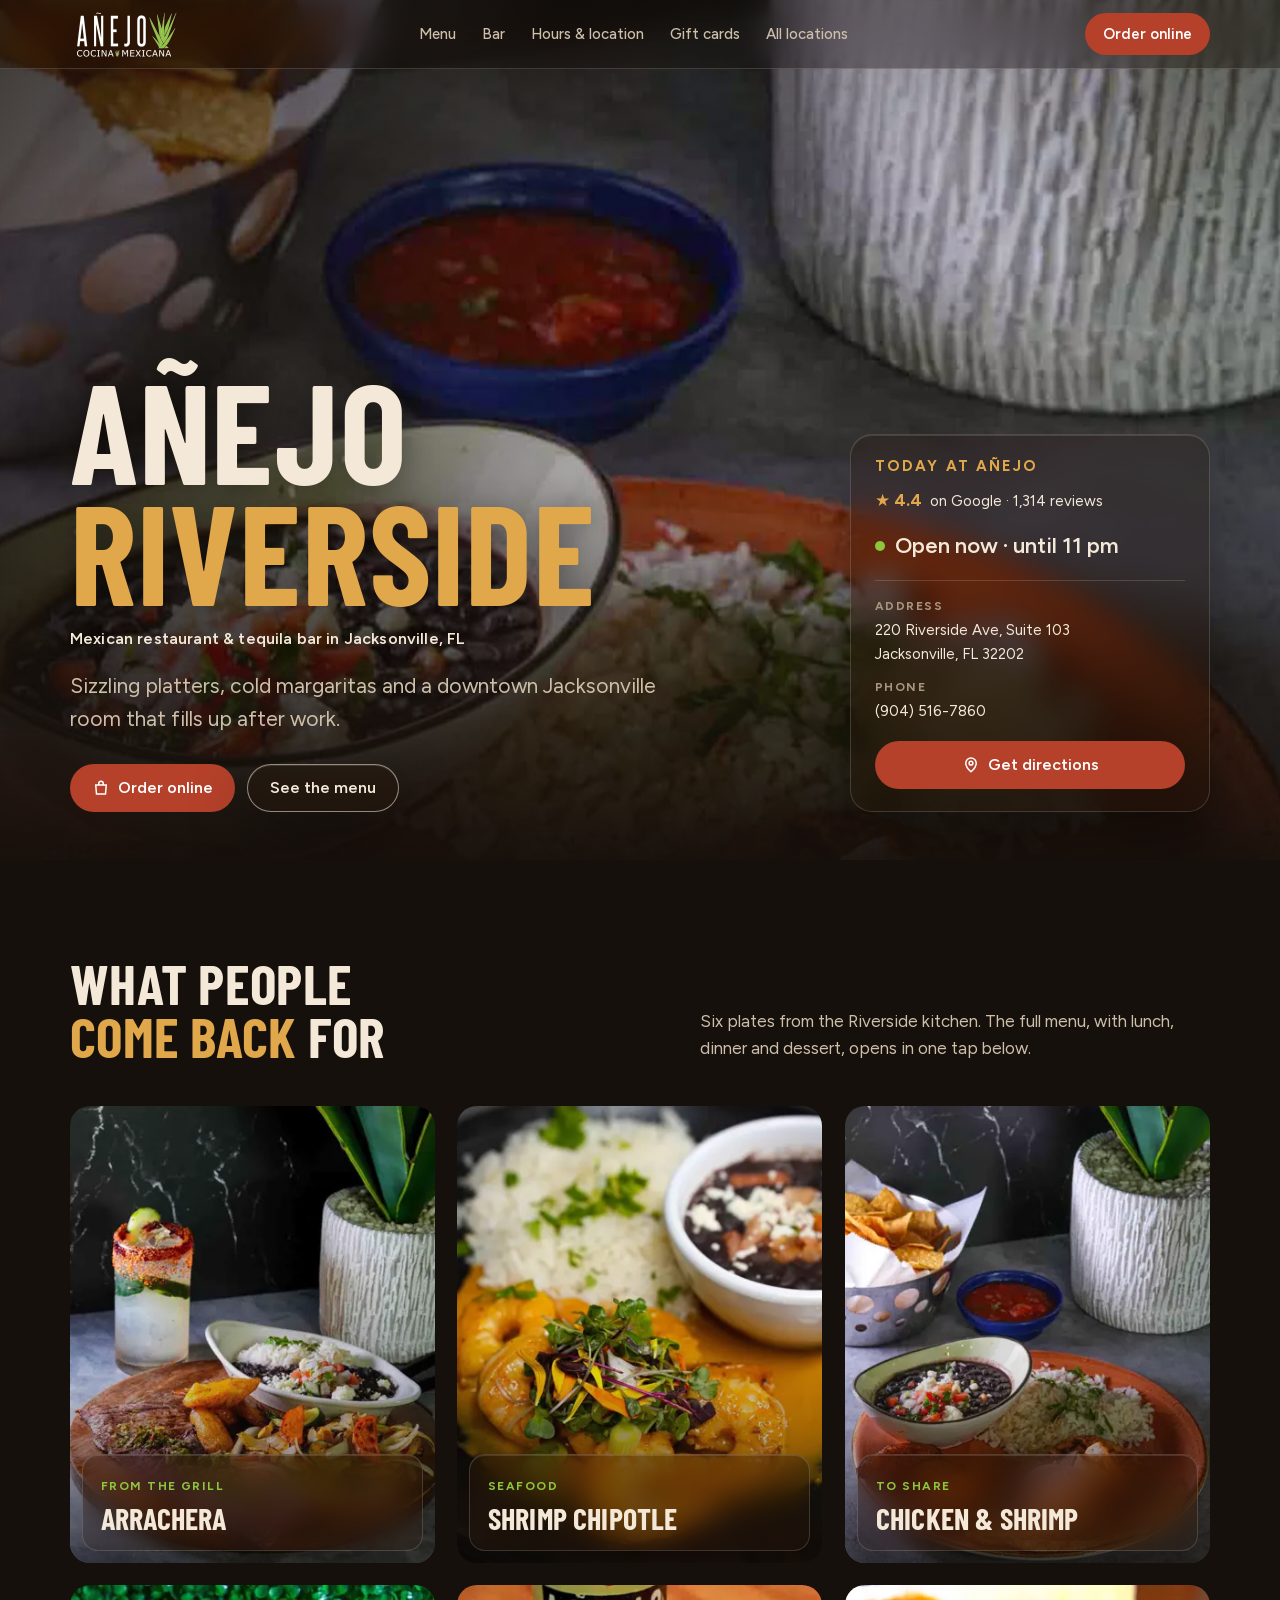
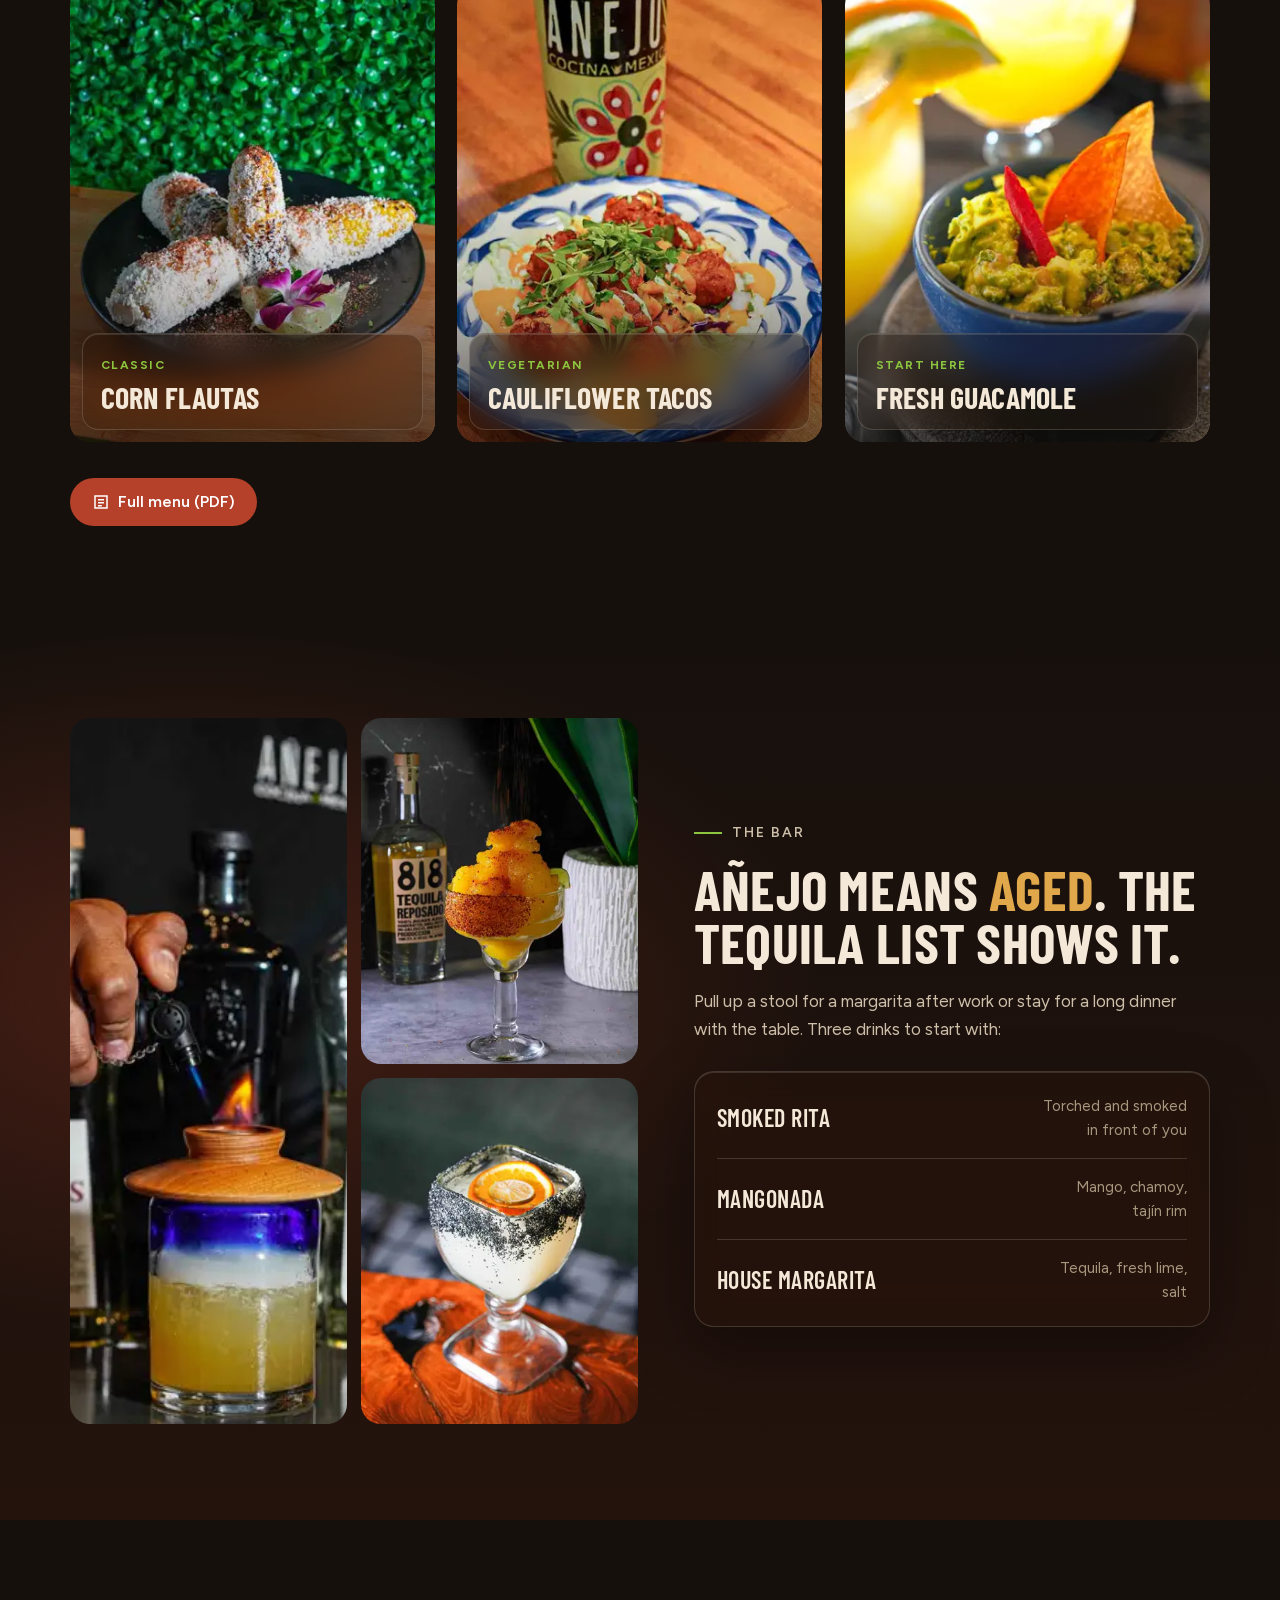
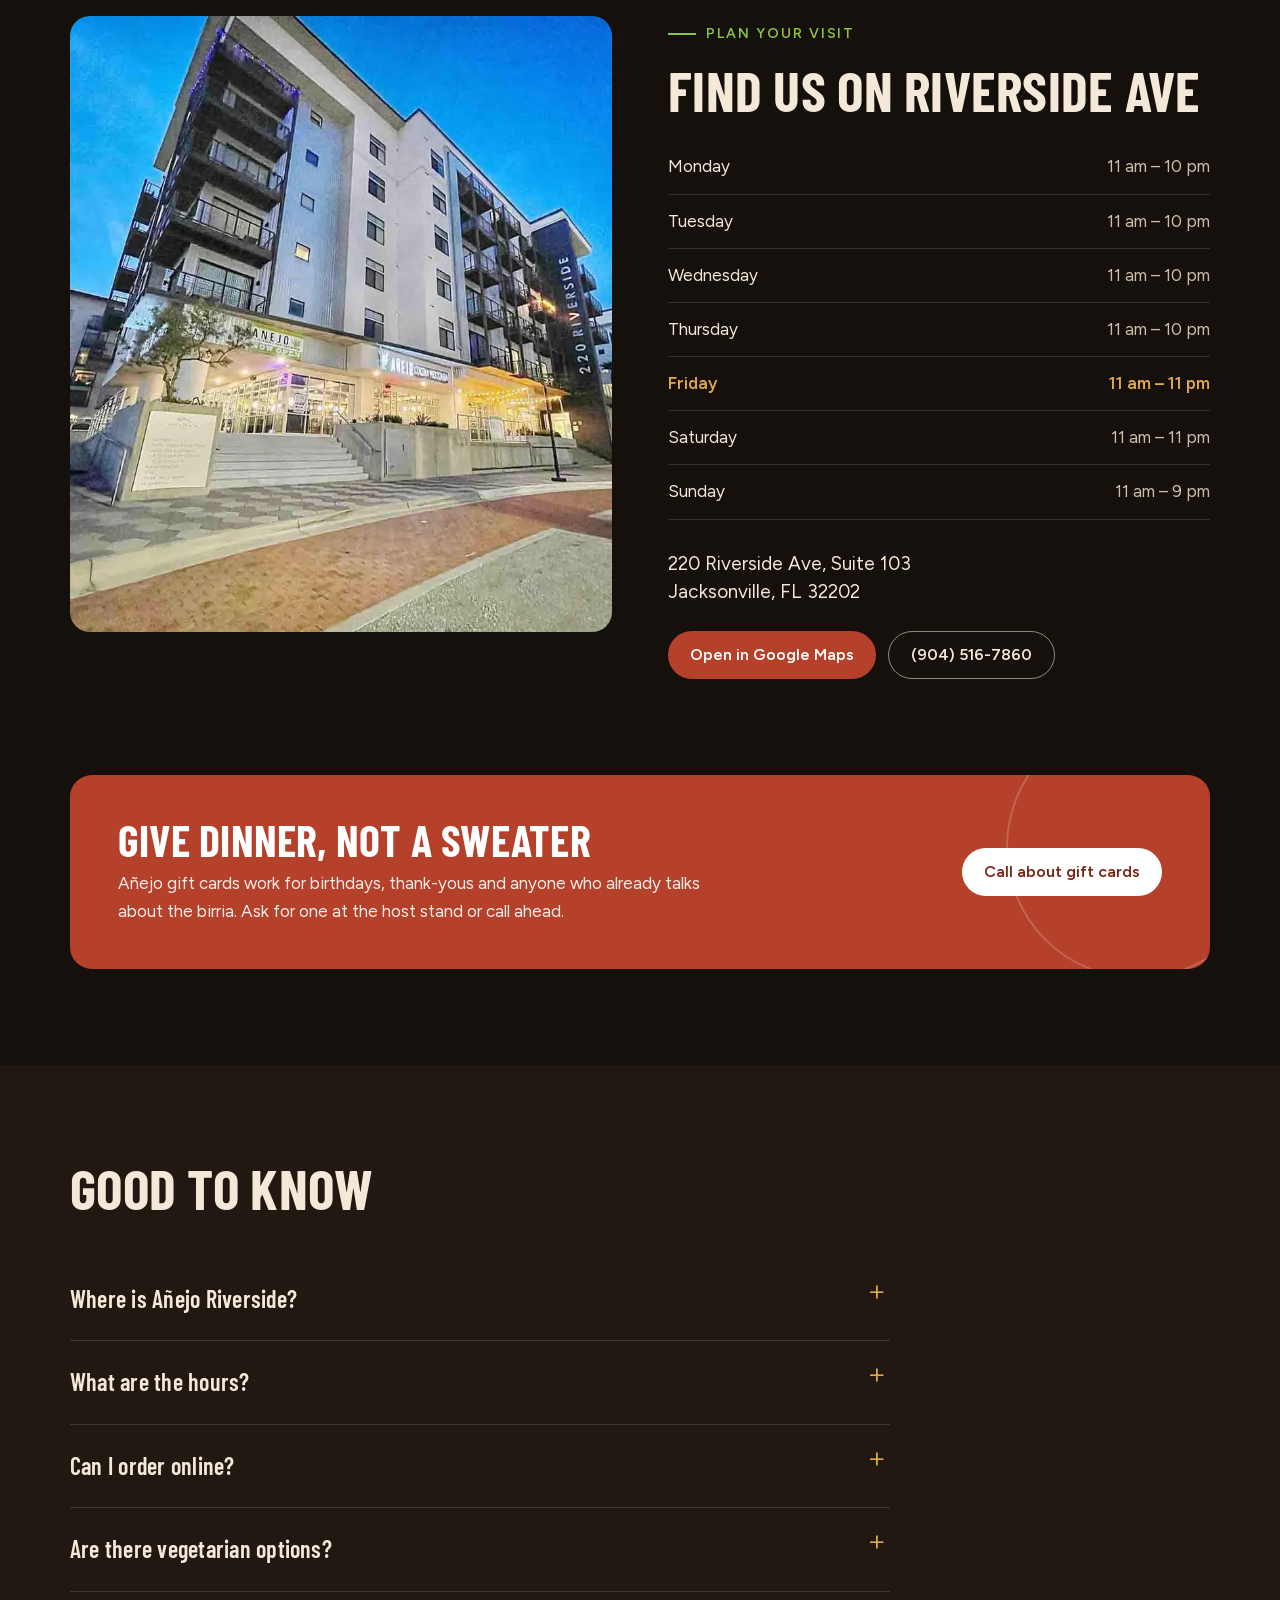
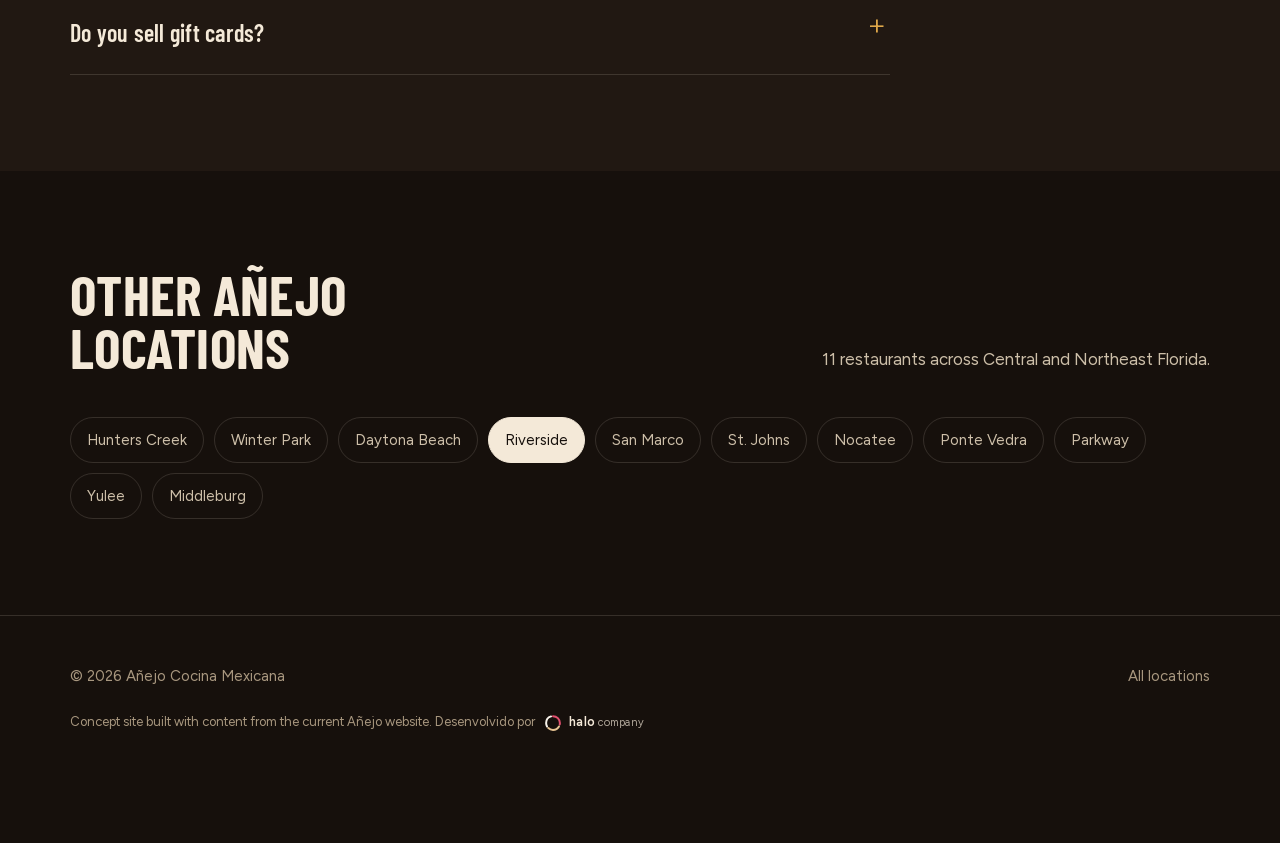
<file: riverside/index.html>
<!doctype html>
<html lang="en" class="nojs">
<head>
<meta charset="utf-8">
<meta name="viewport" content="width=device-width, initial-scale=1">
<title>Añejo Riverside | Mexican Restaurant &amp; Tequila Bar in Jacksonville, FL</title>
<meta name="description" content="Añejo Riverside: birria tacos, arrachera, smoked margaritas and a full tequila bar at 220 Riverside Ave, Suite 103, Jacksonville. Mon–Thu 11 am–10 pm, Fri–Sat 11 am–11 pm, Sun 11 am–9 pm.">
<meta name="robots" content="noindex, nofollow">
<link rel="canonical" href="https://anejococinamexicana.com/anejo-riverside/">
<meta name="theme-color" content="#16100c">
<link rel="icon" href="data:image/svg+xml,%3Csvg xmlns=%22http://www.w3.org/2000/svg%22 viewBox=%220 0 32 32%22%3E%3Crect width=%2232%22 height=%2232%22 rx=%227%22 fill=%22%2316100c%22/%3E%3Cpath d=%22M16 27 9 9l7 9 7-9z%22 fill=%22%238cc63f%22/%3E%3C/svg%3E">
<meta property="og:type" content="restaurant.restaurant">
<meta property="og:title" content="Añejo Riverside | Mexican Restaurant &amp;amp; Tequila Bar in Jacksonville, FL">
<meta property="og:description" content="Añejo Riverside: birria tacos, arrachera, smoked margaritas and a full tequila bar at 220 Riverside Ave, Suite 103, Jacksonville. Mon–Thu 11 am–10 pm, Fri–Sat 11 am–11 pm, Sun 11 am–9 pm.">
<meta property="og:image" content="../assets/hero-chicken-shrimp-1600.webp">
<link rel="preload" href="../assets/barlow-condensed-700.woff2" as="font" type="font/woff2" crossorigin>
<link rel="preload" href="../assets/figtree.woff2" as="font" type="font/woff2" crossorigin>
<link rel="preload" as="image" href="../assets/hero-chicken-shrimp-960.webp" imagesrcset="../assets/hero-chicken-shrimp-960.webp 960w, ../assets/hero-chicken-shrimp-1600.webp 1600w" imagesizes="100vw" fetchpriority="high">
<style>
@font-face{font-family:"Barlow Condensed";src:url(../assets/barlow-condensed-700.woff2) format("woff2");font-weight:700;font-display:swap}
@font-face{font-family:"Barlow Condensed";src:url(../assets/barlow-condensed-600.woff2) format("woff2");font-weight:600;font-display:swap}
@font-face{font-family:"Figtree";src:url(../assets/figtree.woff2) format("woff2");font-weight:300 800;font-display:swap}
:root{
  --bg:#16100c;--bg-2:#211812;--bg-3:#2c2019;
  --cream:#f4e9d8;--cream-dim:#cdbfa9;--muted:#a8977f;
  --chile:#b5412a;--chile-hi:#c04a30;--agave:#8cc63f;--gold:#e0a84a;
  --line:rgba(244,233,216,.14);
  --display:"Barlow Condensed","Arial Narrow",Impact,sans-serif;
  --glass:rgba(34,22,15,.38);--glass-line:rgba(255,240,220,.16);
  --sans:"Figtree",system-ui,-apple-system,"Segoe UI",Roboto,sans-serif;
  --wrap:1180px;--r:14px;
}
*{box-sizing:border-box}
html{scroll-behavior:smooth;scroll-padding-top:80px;-webkit-text-size-adjust:100%}
@media (prefers-reduced-motion:reduce){html{scroll-behavior:auto}}
body{margin:0;background:var(--bg);color:var(--cream);font:400 17px/1.6 var(--sans)}
img{max-width:100%;height:auto;display:block}
a{color:inherit}
h1,h2,h3{font-family:var(--display);font-weight:700;line-height:.95;margin:0;letter-spacing:.005em;text-transform:uppercase}
.glass{background:var(--glass);-webkit-backdrop-filter:blur(14px) saturate(140%);backdrop-filter:blur(14px) saturate(140%);border:1px solid var(--glass-line);box-shadow:inset 0 1px 0 rgba(255,255,255,.12),0 24px 60px rgba(0,0,0,.35)}
em{font-style:normal;color:var(--gold)}
.wrap{max-width:var(--wrap);margin:0 auto;padding:0 20px}
.skip{position:absolute;left:-9999px}
.skip:focus{left:16px;top:16px;z-index:99;background:var(--cream);color:var(--bg);padding:8px 14px;border-radius:8px}
:focus-visible{outline:3px solid var(--gold);outline-offset:3px}

/* buttons */
.btn{display:inline-flex;align-items:center;justify-content:center;gap:.5em;min-height:48px;padding:0 22px;border-radius:999px;font:600 16px/1 var(--sans);text-decoration:none;white-space:nowrap;transition:background .2s,color .2s,border-color .2s}
.btn svg{width:18px;height:18px;flex:none}
.btn-main{background:var(--chile);color:#fff}
.btn-main:hover{background:var(--chile-hi)}
.btn-line{border:1.5px solid rgba(244,233,216,.55);color:var(--cream)}
.btn-line:hover{border-color:var(--cream);background:rgba(244,233,216,.08)}

/* header */
.top{position:fixed;top:0;left:0;right:0;z-index:20;background:rgba(22,16,12,.35);-webkit-backdrop-filter:blur(18px) saturate(160%);backdrop-filter:blur(18px) saturate(160%);border-bottom:1px solid var(--glass-line);transition:background .3s}
.top.solid{background:rgba(22,16,12,.72)}
.top .wrap{display:flex;align-items:center;justify-content:space-between;height:68px;gap:16px}
.logo img{width:112px;height:49px}
.nav{display:flex;gap:26px;font-size:15px;font-weight:500}
.nav a{text-decoration:none;color:var(--cream-dim)}
.nav a:hover{color:var(--cream)}
.top .btn{min-height:42px;padding:0 18px;font-size:15px}
@media (max-width:860px){.nav{display:none}}

/* hero */
.hero{position:relative;min-height:min(100vh,860px);display:flex;align-items:flex-end;overflow:hidden;padding:0}
.hero picture,.hero picture img{position:absolute;inset:0;width:100%;height:100%;object-fit:cover}
.hero picture img{transform-origin:60% 55%;animation:kb 16s cubic-bezier(.2,.6,.3,1) .4s both}
@keyframes kb{from{transform:scale(1.02)}to{transform:scale(1.12) translate(-1.5%,-1%)}}
.hero::after{content:"";position:absolute;inset:0;background:linear-gradient(180deg,rgba(22,16,12,.45) 0%,rgba(22,16,12,.1) 30%,rgba(22,16,12,.25) 55%,rgba(22,16,12,.96) 100%),linear-gradient(90deg,rgba(22,16,12,.7) 0%,rgba(22,16,12,0) 60%)}
.hero .wrap{position:relative;z-index:1;padding-top:130px;padding-bottom:48px;width:100%;display:grid;grid-template-columns:minmax(0,1fr) 360px;gap:40px;align-items:end}
.kicker{display:inline-flex;align-items:center;gap:10px;font-size:14px;font-weight:600;letter-spacing:.14em;text-transform:uppercase;color:var(--agave);margin:0 0 18px}
.kicker::before{content:"";width:28px;height:2px;background:var(--agave)}
.hero h1{font-size:clamp(64px,11vw,148px);line-height:.86;text-shadow:0 4px 30px rgba(0,0,0,.35)}
.hero h1 small{display:block;font:600 16px/1.4 var(--sans);letter-spacing:.01em;text-transform:none;color:var(--cream);margin-top:18px}
.hero .lead{font-size:clamp(18px,2.2vw,21px);color:var(--cream-dim);max-width:30em;margin:18px 0 28px}
.ctas{display:flex;flex-wrap:wrap;gap:12px}
.tonight{border-radius:22px;padding:24px 24px 22px}
.tonight h2{font-size:15px;font-family:var(--sans);font-weight:700;letter-spacing:.14em;color:var(--gold);margin-bottom:14px}
.status{display:flex;align-items:center;gap:10px;font-size:22px;font-weight:600;color:var(--cream);min-height:30px;margin:0 0 4px}
.dot{width:10px;height:10px;border-radius:50%;background:var(--muted);flex:none}
.status.open .dot{background:var(--agave);box-shadow:0 0 0 0 rgba(140,198,63,.6);animation:pulse 2.2s infinite}
@keyframes pulse{70%{box-shadow:0 0 0 10px rgba(140,198,63,0)}100%{box-shadow:0 0 0 0 rgba(140,198,63,0)}}
.tonight dl{margin:16px 0 18px;padding-top:16px;border-top:1px solid var(--glass-line);display:grid;gap:12px;font-size:15px}
.tonight dt{font-size:12px;font-weight:700;letter-spacing:.12em;text-transform:uppercase;color:var(--muted)}
.tonight dd{margin:2px 0 0;color:var(--cream)}
.tonight dd a{text-decoration:none}
.tonight .btn{width:100%}
@media (max-width:900px){.hero .wrap{grid-template-columns:minmax(0,1fr);gap:28px;padding-top:260px}.hero{min-height:0}}
@media (max-width:480px){.hero h1{font-size:clamp(54px,17vw,72px)}}

/* sections */
section{padding:96px 0}
.head{display:flex;justify-content:space-between;align-items:flex-end;gap:24px;margin-bottom:44px;flex-wrap:wrap}
.head h2{font-size:clamp(34px,5vw,56px);max-width:16ch}
.head p{max-width:30em;color:var(--cream-dim);margin:0}
@media (max-width:760px){section{padding:68px 0}}

/* menu */
.dishes{display:grid;grid-template-columns:repeat(3,1fr);gap:22px;list-style:none;margin:0;padding:0;perspective:1000px}
.dish{position:relative;border-radius:20px;overflow:hidden;aspect-ratio:4/5;background:var(--bg-2);isolation:isolate;transform:rotateX(var(--rx,0deg)) rotateY(var(--ry,0deg)) translateY(var(--ty,0));transition:transform .6s cubic-bezier(.2,.7,.2,1),box-shadow .6s;will-change:transform}
.dish img{position:absolute;inset:0;width:100%;height:100%;object-fit:cover;transition:transform 1.2s cubic-bezier(.2,.7,.2,1),filter .6s}
.dish::before{content:"";position:absolute;inset:0;z-index:1;pointer-events:none;background:radial-gradient(420px circle at var(--mx,50%) var(--my,30%),rgba(255,214,150,.28),transparent 45%);opacity:0;transition:opacity .5s}
.dish::after{content:"";position:absolute;inset:0;z-index:0;background:linear-gradient(180deg,transparent 45%,rgba(22,16,12,.55) 100%)}
.cap{position:absolute;left:12px;right:12px;bottom:12px;z-index:2;border-radius:16px;padding:16px 18px 17px}
.cap h3{font-size:30px;line-height:1}
.cap p{margin:0;color:var(--cream);font-size:15.5px;line-height:1.5;max-height:0;opacity:0;overflow:hidden;transition:max-height .5s ease,opacity .4s ease,margin .5s ease}
.tag{display:inline-block;font-size:12px;font-weight:700;letter-spacing:.12em;text-transform:uppercase;color:var(--agave);margin-bottom:6px}
@media (hover:hover) and (pointer:fine){
  .dish:hover{--ty:-6px;box-shadow:0 34px 70px rgba(0,0,0,.55),0 0 0 1px rgba(224,168,74,.4)}
  .dish:hover img{transform:scale(1.1);filter:saturate(1.18) brightness(1.06) contrast(1.04)}
  .dish:hover::before{opacity:1}
  .dish:hover .cap p{max-height:7em;opacity:1;margin-top:6px}
}
@media (hover:none){.cap p{max-height:none;opacity:1;margin-top:6px}}
@media (max-width:900px){.dishes{grid-template-columns:repeat(2,1fr)}}
@media (max-width:760px){
  .dishes{display:flex;overflow-x:auto;scroll-snap-type:x mandatory;gap:14px;margin:0 -20px;padding:0 20px 10px;scrollbar-width:none}
  .dishes::-webkit-scrollbar{display:none}
  .dish{flex:0 0 80%;scroll-snap-align:center;aspect-ratio:2/3}
  .cap{padding:13px 15px 14px}
  .cap h3{font-size:26px}
  .cap p{font-size:14.5px}
  .js .dish.reveal{opacity:1;transform:none;transition:none}
}
.swipe{display:none;margin-top:14px;font-size:14px;color:var(--muted)}
@media (max-width:760px){.swipe{display:block}}
.menu-links{display:flex;flex-wrap:wrap;gap:12px;margin-top:36px}

/* bar */
.bar{background:radial-gradient(900px 500px at 15% 40%,rgba(181,65,42,.28),transparent 70%),linear-gradient(180deg,var(--bg) 0%,#24130d 100%)}
.bar-grid{display:grid;grid-template-columns:1.1fr 1fr;gap:56px;align-items:center}
.bar-pics{display:grid;grid-template-columns:1fr 1fr;gap:14px}
.ph{border-radius:20px;overflow:hidden;position:relative}
.ph img{width:100%;height:100%;object-fit:cover;aspect-ratio:4/5;transition:transform 1.2s cubic-bezier(.2,.7,.2,1),filter .6s}
.bar-pics .ph:first-child{grid-row:span 2}
.bar-pics .ph:first-child img{aspect-ratio:auto}
@media (hover:hover) and (pointer:fine){.ph:hover img{transform:scale(1.08);filter:saturate(1.15) brightness(1.05)}}
.bar h2{font-size:clamp(34px,5vw,56px);margin-bottom:20px}
.bar p{color:var(--cream-dim)}
.drinks{list-style:none;padding:6px 22px;margin:28px 0 0;border-radius:20px}
.drinks li{display:flex;justify-content:space-between;align-items:center;gap:20px;padding:16px 0;border-bottom:1px solid var(--glass-line)}
.drinks li:last-child{border-bottom:0}
.drinks strong{font-family:var(--display);font-weight:600;font-size:24px;text-transform:uppercase;letter-spacing:.02em}
.drinks span{color:var(--muted);font-size:15px;text-align:right}
@media (max-width:900px){.bar-grid{grid-template-columns:1fr;gap:36px}}

/* visit */
.visit-grid{display:grid;grid-template-columns:1fr 1fr;gap:56px;align-items:start}
.visit-photo{border-radius:20px}
.visit-photo img{aspect-ratio:1200/1363}
.hours{width:100%;border-collapse:collapse;margin:24px 0 30px;font-size:17px}
.hours th,.hours td{padding:13px 0;border-bottom:1px solid var(--line);text-align:left;font-weight:400}
.hours td{text-align:right;color:var(--cream-dim)}
.hours tr.today th,.hours tr.today td{color:var(--gold);font-weight:600}
.addr{font-style:normal;font-size:19px;line-height:1.5}
.visit h2{font-size:clamp(34px,5vw,56px)}
@media (max-width:900px){.visit-grid{grid-template-columns:1fr;gap:36px}}

/* reveal */
.js .reveal{opacity:0;transform:translateY(30px);transition:opacity .9s ease,transform .9s cubic-bezier(.2,.7,.2,1);transition-delay:var(--d,0s)}
.js .reveal.in{opacity:1;transform:none}
.js .dish.reveal.in{transform:rotateX(var(--rx,0deg)) rotateY(var(--ry,0deg)) translateY(var(--ty,0))}
@media (prefers-reduced-motion:reduce){.hero picture img,.status.open .dot{animation:none}.js .reveal{opacity:1;transform:none;transition:none}.dish,.dish img,.ph img{transition:none}}

/* gift */
.gift{padding:0 0 96px}
.gift-card{display:grid;grid-template-columns:1fr auto;gap:28px;align-items:center;background:var(--chile);color:#fff;border-radius:22px;padding:44px 48px;position:relative;overflow:hidden}
.gift-card::after{content:"";position:absolute;right:-60px;top:-60px;width:260px;height:260px;border-radius:50%;border:2px solid rgba(255,255,255,.18)}
.gift-card h2{font-size:clamp(30px,4vw,44px);margin-bottom:10px}
.gift-card p{margin:0;max-width:36em;color:rgba(255,255,255,.9)}
.gift-card .btn{background:#fff;color:#7a2312;position:relative;z-index:1}
@media (max-width:760px){.gift-card{grid-template-columns:1fr;padding:32px 24px}}

/* faq */
.faq{background:var(--bg-2)}
.faq-list{max-width:820px}
.faq details{border-bottom:1px solid var(--line)}
.faq summary{cursor:pointer;list-style:none;padding:22px 40px 22px 0;font-family:var(--display);font-weight:600;font-size:24px;letter-spacing:.01em;position:relative}
.faq summary::-webkit-details-marker{display:none}
.faq summary::after{content:"+";position:absolute;right:4px;top:18px;font:300 30px/1 var(--sans);color:var(--gold)}
.faq details[open] summary::after{content:"–"}
.faq details p{margin:0 0 22px;color:var(--cream-dim);max-width:44em}

/* locations */
.locs{display:flex;flex-wrap:wrap;gap:10px;list-style:none;padding:0;margin:0}
.locs a{display:inline-block;padding:10px 16px;border:1px solid var(--line);border-radius:999px;text-decoration:none;font-size:15px;color:var(--cream-dim)}
.locs a:hover{border-color:var(--cream);color:var(--cream)}
.locs a[aria-current]{background:var(--cream);color:var(--bg);border-color:var(--cream)}

/* footer */
footer{border-top:1px solid var(--line);padding:48px 0 110px;font-size:15px;color:var(--muted)}
footer .wrap{display:flex;flex-wrap:wrap;justify-content:space-between;gap:24px;align-items:center}
footer nav{display:flex;gap:18px}
footer nav a{text-decoration:none}
footer nav a:hover{color:var(--cream)}
.desenvolvido{display:inline-flex;align-items:center;gap:8px}
.halo-credit{display:inline-flex;align-items:center;gap:6px;text-decoration:none;color:var(--cream)}
.halo-nome{font-weight:600;letter-spacing:.02em}
.halo-nome small{font-weight:400;opacity:.7}
.nota{width:100%;font-size:13px;margin:0}

/* mobile action bar */
.actionbar{position:fixed;left:0;right:0;bottom:0;z-index:30;display:none;grid-template-columns:repeat(3,1fr);background:rgba(22,16,12,.96);border-top:1px solid var(--line);padding:8px 8px calc(8px + env(safe-area-inset-bottom))}
.actionbar a{display:flex;flex-direction:column;align-items:center;gap:3px;padding:6px 0;text-decoration:none;font-size:13px;font-weight:600;color:var(--cream)}
.actionbar a svg{width:22px;height:22px;color:var(--gold)}
.actionbar a.hot svg{color:var(--chile-hi)}
@media (max-width:760px){.actionbar{display:grid}.top .btn{display:none}}

/* hub: locations grid */
.region{margin-top:64px}
.region:first-of-type{margin-top:0}
.region h2{font-size:clamp(28px,4vw,40px);margin-bottom:24px}
.region h2 small{display:block;font:500 16px/1.4 var(--sans);text-transform:none;color:var(--cream-dim);margin-top:8px;letter-spacing:0}
.loc-grid{display:grid;grid-template-columns:repeat(3,1fr);gap:22px;list-style:none;margin:0;padding:0;perspective:1000px}
.loc{position:relative;border-radius:20px;overflow:hidden;aspect-ratio:4/5;background:var(--bg-2);isolation:isolate;transform:rotateX(var(--rx,0deg)) rotateY(var(--ry,0deg)) translateY(var(--ty,0));transition:transform .6s cubic-bezier(.2,.7,.2,1),box-shadow .6s}
.loc img{position:absolute;inset:0;width:100%;height:100%;object-fit:cover;transition:transform 1.2s cubic-bezier(.2,.7,.2,1),filter .6s}
.loc::before{content:"";position:absolute;inset:0;z-index:1;pointer-events:none;background:radial-gradient(420px circle at var(--mx,50%) var(--my,30%),rgba(255,214,150,.25),transparent 45%);opacity:0;transition:opacity .5s}
.loc a{position:absolute;inset:0;z-index:3;text-decoration:none}
.loc .cap{display:flex;justify-content:space-between;align-items:flex-end;gap:12px}
.loc .cap p{max-height:none;opacity:1;margin-top:4px;color:var(--cream-dim);font-size:14.5px}
.loc .go{flex:none;width:42px;height:42px;border-radius:50%;background:var(--chile);display:grid;place-items:center;transition:transform .4s}
.loc .go svg{width:18px;height:18px;color:#fff}
.loc .rate{position:absolute;top:14px;left:14px;z-index:2;border-radius:999px;padding:6px 12px;font-size:13.5px;font-weight:600}
.loc .rate b{color:var(--gold)}
@media (hover:hover) and (pointer:fine){
  .loc:hover{--ty:-6px;box-shadow:0 34px 70px rgba(0,0,0,.55),0 0 0 1px rgba(224,168,74,.4)}
  .loc:hover img{transform:scale(1.08);filter:saturate(1.15) brightness(1.05)}
  .loc:hover::before{opacity:1}
  .loc:hover .go{transform:translateX(4px)}
}
@media (max-width:900px){.loc-grid{grid-template-columns:repeat(2,1fr)}}
@media (max-width:560px){.loc-grid{grid-template-columns:1fr}.loc{aspect-ratio:4/3.4}}
.hub-hero .wrap{grid-template-columns:minmax(0,1fr)}
.hub-hero .lead{max-width:36em}
.rating{display:inline-flex;align-items:center;gap:8px;margin:0 0 14px;font-size:15px;color:var(--cream)}
.rating b{color:var(--gold);font-size:17px}
.hh{margin:10px 0 0;font-size:14.5px;color:var(--agave);font-weight:600}

</style>
<script type="application/ld+json">
{
 "@context": "https://schema.org",
 "@graph": [
  {
   "@type": "Restaurant",
   "@id": "https://anejococinamexicana.com/anejo-riverside/#restaurant",
   "name": "Añejo Cocina Mexicana – Riverside",
   "url": "https://anejococinamexicana.com/anejo-riverside/",
   "telephone": "+19045167860",
   "servesCuisine": [
    "Mexican"
   ],
   "priceRange": "$$",
   "address": {
    "@type": "PostalAddress",
    "streetAddress": "220 Riverside Ave, Suite 103",
    "addressLocality": "Jacksonville",
    "addressRegion": "FL",
    "postalCode": "32202",
    "addressCountry": "US"
   },
   "geo": {
    "@type": "GeoCoordinates",
    "latitude": 30.3222064,
    "longitude": -81.6736602
   },
   "hasMap": "https://www.google.com/maps?cid=9198175314323541182",
   "openingHoursSpecification": [
    {
     "@type": "OpeningHoursSpecification",
     "dayOfWeek": [
      "Monday",
      "Tuesday",
      "Wednesday",
      "Thursday"
     ],
     "opens": "11:00",
     "closes": "22:00"
    },
    {
     "@type": "OpeningHoursSpecification",
     "dayOfWeek": [
      "Friday",
      "Saturday"
     ],
     "opens": "11:00",
     "closes": "23:00"
    },
    {
     "@type": "OpeningHoursSpecification",
     "dayOfWeek": [
      "Sunday"
     ],
     "opens": "11:00",
     "closes": "21:00"
    }
   ],
   "hasMenu": "https://anejococinamexicana.com/wp-content/uploads/2026/07/anejo-2026-new-menu.pdf",
   "potentialAction": {
    "@type": "OrderAction",
    "target": "https://oo.viguest.com/?siteName=anejoriverside"
   },
   "sameAs": [
    "https://www.facebook.com/anejoriverside",
    "https://www.instagram.com/anejoriverside"
   ],
   "parentOrganization": {
    "@type": "Organization",
    "name": "Añejo Cocina Mexicana",
    "url": "https://anejococinamexicana.com/"
   }
  },
  {
   "@type": "BreadcrumbList",
   "itemListElement": [
    {
     "@type": "ListItem",
     "position": 1,
     "name": "Home",
     "item": "https://anejococinamexicana.com/"
    },
    {
     "@type": "ListItem",
     "position": 2,
     "name": "Locations",
     "item": "https://anejococinamexicana.com/locations/"
    },
    {
     "@type": "ListItem",
     "position": 3,
     "name": "Riverside"
    }
   ]
  },
  {
   "@type": "FAQPage",
   "mainEntity": [
    {
     "@type": "Question",
     "name": "Where is Añejo Riverside?",
     "acceptedAnswer": {
      "@type": "Answer",
      "text": "220 Riverside Ave, Suite 103, Jacksonville, FL 32202, on Riverside Ave."
     }
    },
    {
     "@type": "Question",
     "name": "What are the hours?",
     "acceptedAnswer": {
      "@type": "Answer",
      "text": "Monday to Thursday from 11 am to 10 pm, Friday to Saturday from 11 am to 11 pm, and Sunday from 11 am to 9 pm."
     }
    },
    {
     "@type": "Question",
     "name": "Can I order online?",
     "acceptedAnswer": {
      "@type": "Answer",
      "text": "Yes. Order pickup online through the Añejo Riverside ordering page, or call (904) 516-7860."
     }
    },
    {
     "@type": "Question",
     "name": "Are there vegetarian options?",
     "acceptedAnswer": {
      "@type": "Answer",
      "text": "Yes. The cauliflower tacos are vegetarian, and the guacamole, made to order, is a good start for any table."
     }
    },
    {
     "@type": "Question",
     "name": "Do you sell gift cards?",
     "acceptedAnswer": {
      "@type": "Answer",
      "text": "Yes. Añejo gift cards are available at the restaurant."
     }
    }
   ]
  }
 ]
}
</script>
</head>
<body>
<a class="skip" href="#main">Skip to content</a>
<header class="top">
  <div class="wrap">
    <a class="logo" href="../" aria-label="Añejo Cocina Mexicana, all locations"><img src="../assets/logo-224.webp" width="112" height="49" alt="Añejo Cocina Mexicana"></a>
    <nav class="nav" aria-label="Main"><a href="#menu">Menu</a><a href="#bar">Bar</a><a href="#visit">Hours &amp; location</a><a href="#gift">Gift cards</a><a href="../#locations">All locations</a></nav>
    <a class="btn btn-main" href="https://oo.viguest.com/?siteName=anejoriverside" target="_blank" rel="noopener">Order online</a>
  </div>
</header>

<main id="main">
  <section class="hero" aria-labelledby="h1">
    <picture>
      <img src="../assets/hero-chicken-shrimp-960.webp" srcset="../assets/hero-chicken-shrimp-960.webp 960w, ../assets/hero-chicken-shrimp-1600.webp 1600w" sizes="100vw" width="1600" height="1200" alt="Grilled chicken and shrimp platter with peppers and onions" fetchpriority="high">
    </picture>
    <div class="wrap">
      <div>
        <h1 id="h1">Añejo <em>Riverside</em><small>Mexican restaurant &amp; tequila bar in Jacksonville, FL</small></h1>
        <p class="lead">Sizzling platters, cold margaritas and a downtown Jacksonville room that fills up after work.</p>
        <div class="ctas">
          <a class="btn btn-main" href="https://oo.viguest.com/?siteName=anejoriverside" target="_blank" rel="noopener"><svg viewBox="0 0 24 24" fill="none" stroke="currentColor" stroke-width="2" aria-hidden="true"><path d="M5 8h14l-1 12H6z"/><path d="M9 8V6a3 3 0 0 1 6 0v2"/></svg>Order online</a>
          <a class="btn btn-line glass" href="#menu">See the menu</a>
        </div>
      </div>
      <aside class="tonight glass" aria-label="Today at Añejo Riverside">
        <h2>Today at Añejo</h2>
        <p class="rating"><b>★ 4.4</b> on Google · 1,314 reviews</p>
        <p class="status" data-horas='[[660,1260],[660,1320],[660,1320],[660,1320],[660,1320],[660,1380],[660,1380]]' aria-live="polite"><span class="dot"></span><span class="st">Mon–Thu 11 am–10 pm</span></p>
        
        <dl>
          <div><dt>Address</dt><dd>220 Riverside Ave, Suite 103<br>Jacksonville, FL 32202</dd></div>
          <div><dt>Phone</dt><dd><a href="tel:+19045167860">(904) 516-7860</a></dd></div>
        </dl>
        <a class="btn btn-main" href="https://www.google.com/maps?cid=9198175314323541182" target="_blank" rel="noopener"><svg viewBox="0 0 24 24" fill="none" stroke="currentColor" stroke-width="2" aria-hidden="true"><path d="M12 21s-7-6.2-7-11.5A7 7 0 0 1 19 9.5C19 14.8 12 21 12 21z"/><circle cx="12" cy="9.5" r="2.5"/></svg>Get directions</a>
      </aside>
    </div>
  </section>

  <section id="menu" aria-labelledby="menu-h">
    <div class="wrap">
      <div class="head reveal">
        <h2 id="menu-h">What people <em>come back</em> for</h2>
        <p>Six plates from the Riverside kitchen. The full menu, with lunch, dinner and dessert, opens in one tap below.</p>
      </div>
      <ul class="dishes">
        <li class="dish reveal" style="--d:0.00s">
          <img src="../assets/arrachera-400.webp" srcset="../assets/arrachera-260.webp 260w, ../assets/arrachera-400.webp 400w, ../assets/arrachera-720.webp 720w" sizes="(max-width:760px) 80vw, (max-width:900px) 50vw, 380px" width="720" height="900" alt="Arrachera skirt steak sliced on a plate" loading="lazy">
          <div class="cap glass"><span class="tag">From the grill</span><h3>Arrachera</h3><p>Marinated skirt steak, grilled and sliced, served with rice, beans and tortillas.</p></div>
        </li>
        <li class="dish reveal" style="--d:0.08s">
          <img src="../assets/shrimp-chipotle-400.webp" srcset="../assets/shrimp-chipotle-260.webp 260w, ../assets/shrimp-chipotle-400.webp 400w, ../assets/shrimp-chipotle-720.webp 720w" sizes="(max-width:760px) 80vw, (max-width:900px) 50vw, 380px" width="720" height="900" alt="Shrimp in chipotle cream sauce" loading="lazy">
          <div class="cap glass"><span class="tag">Seafood</span><h3>Shrimp Chipotle</h3><p>Shrimp in a smoky chipotle cream. Ask for extra tortillas to clean the plate.</p></div>
        </li>
        <li class="dish reveal" style="--d:0.16s">
          <img src="../assets/chicken-shrimp-400.webp" srcset="../assets/chicken-shrimp-260.webp 260w, ../assets/chicken-shrimp-400.webp 400w, ../assets/chicken-shrimp-720.webp 720w" sizes="(max-width:760px) 80vw, (max-width:900px) 50vw, 380px" width="720" height="900" alt="Grilled chicken and shrimp platter with peppers and onions" loading="lazy">
          <div class="cap glass"><span class="tag">To share</span><h3>Chicken &amp; Shrimp</h3><p>Grilled chicken and shrimp over peppers and onions, sizzling when it lands.</p></div>
        </li>
        <li class="dish reveal" style="--d:0.00s">
          <img src="../assets/flautas-400.webp" srcset="../assets/flautas-260.webp 260w, ../assets/flautas-400.webp 400w, ../assets/flautas-720.webp 720w" sizes="(max-width:760px) 80vw, (max-width:900px) 50vw, 380px" width="720" height="900" alt="Crispy corn flautas topped with cream and cheese" loading="lazy">
          <div class="cap glass"><span class="tag">Classic</span><h3>Corn Flautas</h3><p>Rolled corn tortillas fried crisp, topped with crema, cheese and salsa.</p></div>
        </li>
        <li class="dish reveal" style="--d:0.08s">
          <img src="../assets/cauliflower-tacos-400.webp" srcset="../assets/cauliflower-tacos-260.webp 260w, ../assets/cauliflower-tacos-400.webp 400w, ../assets/cauliflower-tacos-720.webp 720w" sizes="(max-width:760px) 80vw, (max-width:900px) 50vw, 380px" width="720" height="900" alt="Cauliflower tacos with fresh toppings" loading="lazy">
          <div class="cap glass"><span class="tag">Vegetarian</span><h3>Cauliflower Tacos</h3><p>Roasted cauliflower in corn tortillas. The meat-free pick that nobody treats as second best.</p></div>
        </li>
        <li class="dish reveal" style="--d:0.16s">
          <img src="../assets/guacamole-400.webp" srcset="../assets/guacamole-260.webp 260w, ../assets/guacamole-400.webp 400w, ../assets/guacamole-720.webp 720w" sizes="(max-width:760px) 80vw, (max-width:900px) 50vw, 380px" width="720" height="900" alt="Fresh guacamole in a stone bowl with tortilla chips" loading="lazy">
          <div class="cap glass"><span class="tag">Start here</span><h3>Fresh Guacamole</h3><p>Made to order with ripe avocado, onion, cilantro and lime.</p></div>
        </li>
      </ul>
      <p class="swipe" aria-hidden="true">Swipe for more →</p>
      <div class="menu-links"><a class="btn btn-main" href="https://anejococinamexicana.com/wp-content/uploads/2026/07/anejo-2026-new-menu.pdf" target="_blank" rel="noopener"><svg viewBox="0 0 24 24" fill="none" stroke="currentColor" stroke-width="2" aria-hidden="true"><path d="M4 4h16v16H4z"/><path d="M8 9h8M8 13h8M8 17h5"/></svg>Full menu (PDF)</a></div>
    </div>
  </section>

  <section id="bar" class="bar" aria-labelledby="bar-h">
    <div class="wrap bar-grid">
      <div class="bar-pics reveal">
        <div class="ph"><img src="../assets/smoked-rita-400.webp" srcset="../assets/smoked-rita-400.webp 400w, ../assets/smoked-rita-720.webp 720w" sizes="(max-width:900px) 50vw, 300px" width="720" height="900" alt="Smoked margarita being torched next to tequila bottles" loading="lazy"></div>
        <div class="ph"><img src="../assets/mangonada-400.webp" srcset="../assets/mangonada-400.webp 400w, ../assets/mangonada-720.webp 720w" sizes="(max-width:900px) 50vw, 300px" width="720" height="900" alt="Mangonada with chamoy and tajín rim" loading="lazy"></div>
        <div class="ph"><img src="../assets/house-margarita-400.webp" srcset="../assets/house-margarita-400.webp 400w, ../assets/house-margarita-720.webp 720w" sizes="(max-width:900px) 50vw, 300px" width="720" height="900" alt="House margarita with salted rim and lime" loading="lazy"></div>
      </div>
      <div>
        <p class="kicker">The bar</p>
        <h2 id="bar-h">Añejo means <em>aged</em>. The tequila list shows it.</h2>
        <p>Pull up a stool for a margarita after work or stay for a long dinner with the table. Three drinks to start with:</p>
        <ul class="drinks glass">
          <li><strong>Smoked Rita</strong><span>Torched and smoked<br>in front of you</span></li>
          <li><strong>Mangonada</strong><span>Mango, chamoy,<br>tajín rim</span></li>
          <li><strong>House Margarita</strong><span>Tequila, fresh lime,<br>salt</span></li>
        </ul>
      </div>
    </div>
  </section>

  <section id="visit" class="visit" aria-labelledby="visit-h">
    <div class="wrap visit-grid">
      <div class="visit-photo ph reveal">
        <img src="../assets/fachada-riverside-480.webp" srcset="../assets/fachada-riverside-480.webp 480w, ../assets/fachada-riverside-800.webp 800w" sizes="(max-width:900px) 100vw, 560px" width="800" height="909" alt="Añejo Riverside storefront" loading="lazy">
      </div>
      <div>
        <p class="kicker">Plan your visit</p>
        <h2 id="visit-h">Find us on Riverside Ave</h2>
        <table class="hours" aria-label="Opening hours">
          <tbody>
            <tr data-d="1"><th scope="row">Monday</th><td>11 am – 10 pm</td></tr>
            <tr data-d="2"><th scope="row">Tuesday</th><td>11 am – 10 pm</td></tr>
            <tr data-d="3"><th scope="row">Wednesday</th><td>11 am – 10 pm</td></tr>
            <tr data-d="4"><th scope="row">Thursday</th><td>11 am – 10 pm</td></tr>
            <tr data-d="5"><th scope="row">Friday</th><td>11 am – 11 pm</td></tr>
            <tr data-d="6"><th scope="row">Saturday</th><td>11 am – 11 pm</td></tr>
            <tr data-d="0"><th scope="row">Sunday</th><td>11 am – 9 pm</td></tr>
          </tbody>
        </table>
        <address class="addr">220 Riverside Ave, Suite 103<br>Jacksonville, FL 32202</address>
        <div class="ctas" style="margin-top:24px">
          <a class="btn btn-main" href="https://www.google.com/maps?cid=9198175314323541182" target="_blank" rel="noopener">Open in Google Maps</a>
          <a class="btn btn-line" href="tel:+19045167860">(904) 516-7860</a>
        </div>
      </div>
    </div>
  </section>

  <div class="gift" id="gift">
    <div class="wrap">
      <div class="gift-card">
        <div>
          <h2>Give dinner, not a sweater</h2>
          <p>Añejo gift cards work for birthdays, thank-yous and anyone who already talks about the birria. Ask for one at the host stand or call ahead.</p>
        </div>
        <a class="btn" href="tel:+19045167860">Call about gift cards</a>
      </div>
    </div>
  </div>

  <section class="faq" aria-labelledby="faq-h">
    <div class="wrap">
      <div class="head reveal"><h2 id="faq-h">Good to know</h2></div>
      <div class="faq-list">
        <details><summary>Where is Añejo Riverside?</summary><p>220 Riverside Ave, Suite 103, Jacksonville, FL 32202, on Riverside Ave.</p></details>
        <details><summary>What are the hours?</summary><p>Monday to Thursday from 11 am to 10 pm, Friday to Saturday from 11 am to 11 pm, and Sunday from 11 am to 9 pm.</p></details>
        <details><summary>Can I order online?</summary><p>Yes. Order pickup online through the Añejo Riverside ordering page, or call (904) 516-7860.</p></details>
        <details><summary>Are there vegetarian options?</summary><p>Yes. The cauliflower tacos are vegetarian, and the guacamole, made to order, is a good start for any table.</p></details>
        <details><summary>Do you sell gift cards?</summary><p>Yes. Añejo gift cards are available at the restaurant.</p></details>
      </div>
    </div>
  </section>

  <section id="locations" aria-labelledby="loc-h">
    <div class="wrap">
      <div class="head reveal"><h2 id="loc-h">Other Añejo locations</h2><p>11 restaurants across Central and Northeast Florida.</p></div>
      <ul class="locs">
        <li><a href="../hunters-creek/">Hunters Creek</a></li>
        <li><a href="../winter-park/">Winter Park</a></li>
        <li><a href="../daytona-beach/">Daytona Beach</a></li>
        <li><a href="../riverside/" aria-current="page">Riverside</a></li>
        <li><a href="../san-marco/">San Marco</a></li>
        <li><a href="../st-johns/">St. Johns</a></li>
        <li><a href="../nocatee/">Nocatee</a></li>
        <li><a href="../ponte-vedra/">Ponte Vedra</a></li>
        <li><a href="../parkway/">Parkway</a></li>
        <li><a href="../yulee/">Yulee</a></li>
        <li><a href="../middleburg/">Middleburg</a></li>
      </ul>
    </div>
  </section>
</main>

<footer>
  <div class="wrap">
    <span>© 2026 Añejo Cocina Mexicana</span>
    <nav aria-label="Site"><a href="../">All locations</a></nav>
    <p class="nota">Concept site built with content from the current Añejo website. <span class="desenvolvido">Desenvolvido por <a href="https://haloconsulting.com.br/" target="_blank" rel="noopener" class="halo-credit"><svg viewBox="0 0 32 32" width="20" height="20" aria-hidden="true"><g transform="rotate(-90 16 16)" fill="none" stroke-width="3.2" stroke-linecap="round"><circle cx="16" cy="16" r="11" pathLength="300" stroke="#E0506F" stroke-dasharray="86 214"/><circle cx="16" cy="16" r="11" pathLength="300" stroke="#E7C493" stroke-dasharray="86 214" stroke-dashoffset="-100"/><circle cx="16" cy="16" r="11" pathLength="300" stroke="#F8F3EB" stroke-dasharray="86 214" stroke-dashoffset="-200"/></g></svg><span class="halo-nome">halo <small>company</small></span></a></span></p>
  </div>
</footer>

<nav class="actionbar" aria-label="Quick actions" style="grid-template-columns:repeat(4,1fr)">
  <a class="hot" href="tel:+19045167860"><svg viewBox="0 0 24 24" fill="none" stroke="currentColor" stroke-width="2" aria-hidden="true"><path d="M5 4h4l2 5-2.5 1.5a11 11 0 0 0 5 5L15 13l5 2v4a2 2 0 0 1-2 2A16 16 0 0 1 3 6a2 2 0 0 1 2-2"/></svg>Call</a>
  <a href="https://oo.viguest.com/?siteName=anejoriverside" target="_blank" rel="noopener"><svg viewBox="0 0 24 24" fill="none" stroke="currentColor" stroke-width="2" aria-hidden="true"><path d="M5 8h14l-1 12H6z"/><path d="M9 8V6a3 3 0 0 1 6 0v2"/></svg>Order</a>
  <a href="#menu"><svg viewBox="0 0 24 24" fill="none" stroke="currentColor" stroke-width="2" aria-hidden="true"><path d="M4 4h16v16H4z"/><path d="M8 9h8M8 13h8M8 17h5"/></svg>Menu</a>
  <a href="https://www.google.com/maps?cid=9198175314323541182" target="_blank" rel="noopener"><svg viewBox="0 0 24 24" fill="none" stroke="currentColor" stroke-width="2" aria-hidden="true"><path d="M12 21s-7-6.2-7-11.5A7 7 0 0 1 19 9.5C19 14.8 12 21 12 21z"/><circle cx="12" cy="9.5" r="2.5"/></svg>Directions</a>
</nav>
<script>
(function(){
  var d=document.documentElement;d.classList.remove('nojs');d.classList.add('js');
  var top=document.querySelector('.top');
  var onS=function(){top.classList.toggle('solid',scrollY>60)};onS();addEventListener('scroll',onS,{passive:true});
  var p;try{p=new Intl.DateTimeFormat('en-US',{timeZone:'America/New_York',weekday:'short',hour:'numeric',minute:'numeric',hour12:false}).formatToParts(new Date());}catch(e){}
  if(p){
    var g=function(t){for(var i=0;i<p.length;i++)if(p[i].type===t)return p[i].value};
    var dia=['Sun','Mon','Tue','Wed','Thu','Fri','Sat'].indexOf(g('weekday')),min=(parseInt(g('hour'),10)%24)*60+parseInt(g('minute'),10);
    var fmt=function(x){var h=Math.floor(x/60),mm=x%60,s=h>=12&&h<24?'pm':'am';h=h%12||12;return h+(mm?':'+(mm<10?'0':'')+mm:'')+' '+s};
    document.querySelectorAll('[data-horas]').forEach(function(el){
      var H=JSON.parse(el.getAttribute('data-horas')),o=H[dia],txt=el.querySelector('.st');
      if(min>=o[0]&&min<o[1]){el.classList.add('open');txt.textContent='Open now · until '+fmt(o[1]);}
      else txt.textContent=min<o[0]?'Opens today at '+fmt(o[0]):'Closed · opens tomorrow '+fmt(H[(dia+1)%7][0]);
    });
    var row=document.querySelector('.hours tr[data-d="'+dia+'"]');if(row)row.className='today';
  }
  var rm=matchMedia('(prefers-reduced-motion: reduce)').matches,els=document.querySelectorAll('.reveal');
  if(rm||!('IntersectionObserver' in window)){els.forEach(function(e){e.classList.add('in')});}
  else{var io=new IntersectionObserver(function(es){es.forEach(function(e){if(e.isIntersecting){e.target.classList.add('in');io.unobserve(e.target)}})},{rootMargin:'0px 0px -8% 0px'});els.forEach(function(e){io.observe(e)});}
  if(rm||!matchMedia('(hover:hover) and (pointer:fine)').matches)return;
  document.querySelectorAll('.dish,.loc').forEach(function(c){
    c.addEventListener('pointermove',function(e){var r=c.getBoundingClientRect(),x=(e.clientX-r.left)/r.width,y=(e.clientY-r.top)/r.height;
      c.style.setProperty('--ry',((x-.5)*8).toFixed(2)+'deg');c.style.setProperty('--rx',((.5-y)*8).toFixed(2)+'deg');
      c.style.setProperty('--mx',(x*100).toFixed(1)+'%');c.style.setProperty('--my',(y*100).toFixed(1)+'%');});
    c.addEventListener('pointerleave',function(){c.style.setProperty('--rx','0deg');c.style.setProperty('--ry','0deg')});
  });
})();
</script>
</body>
</html>
</file>
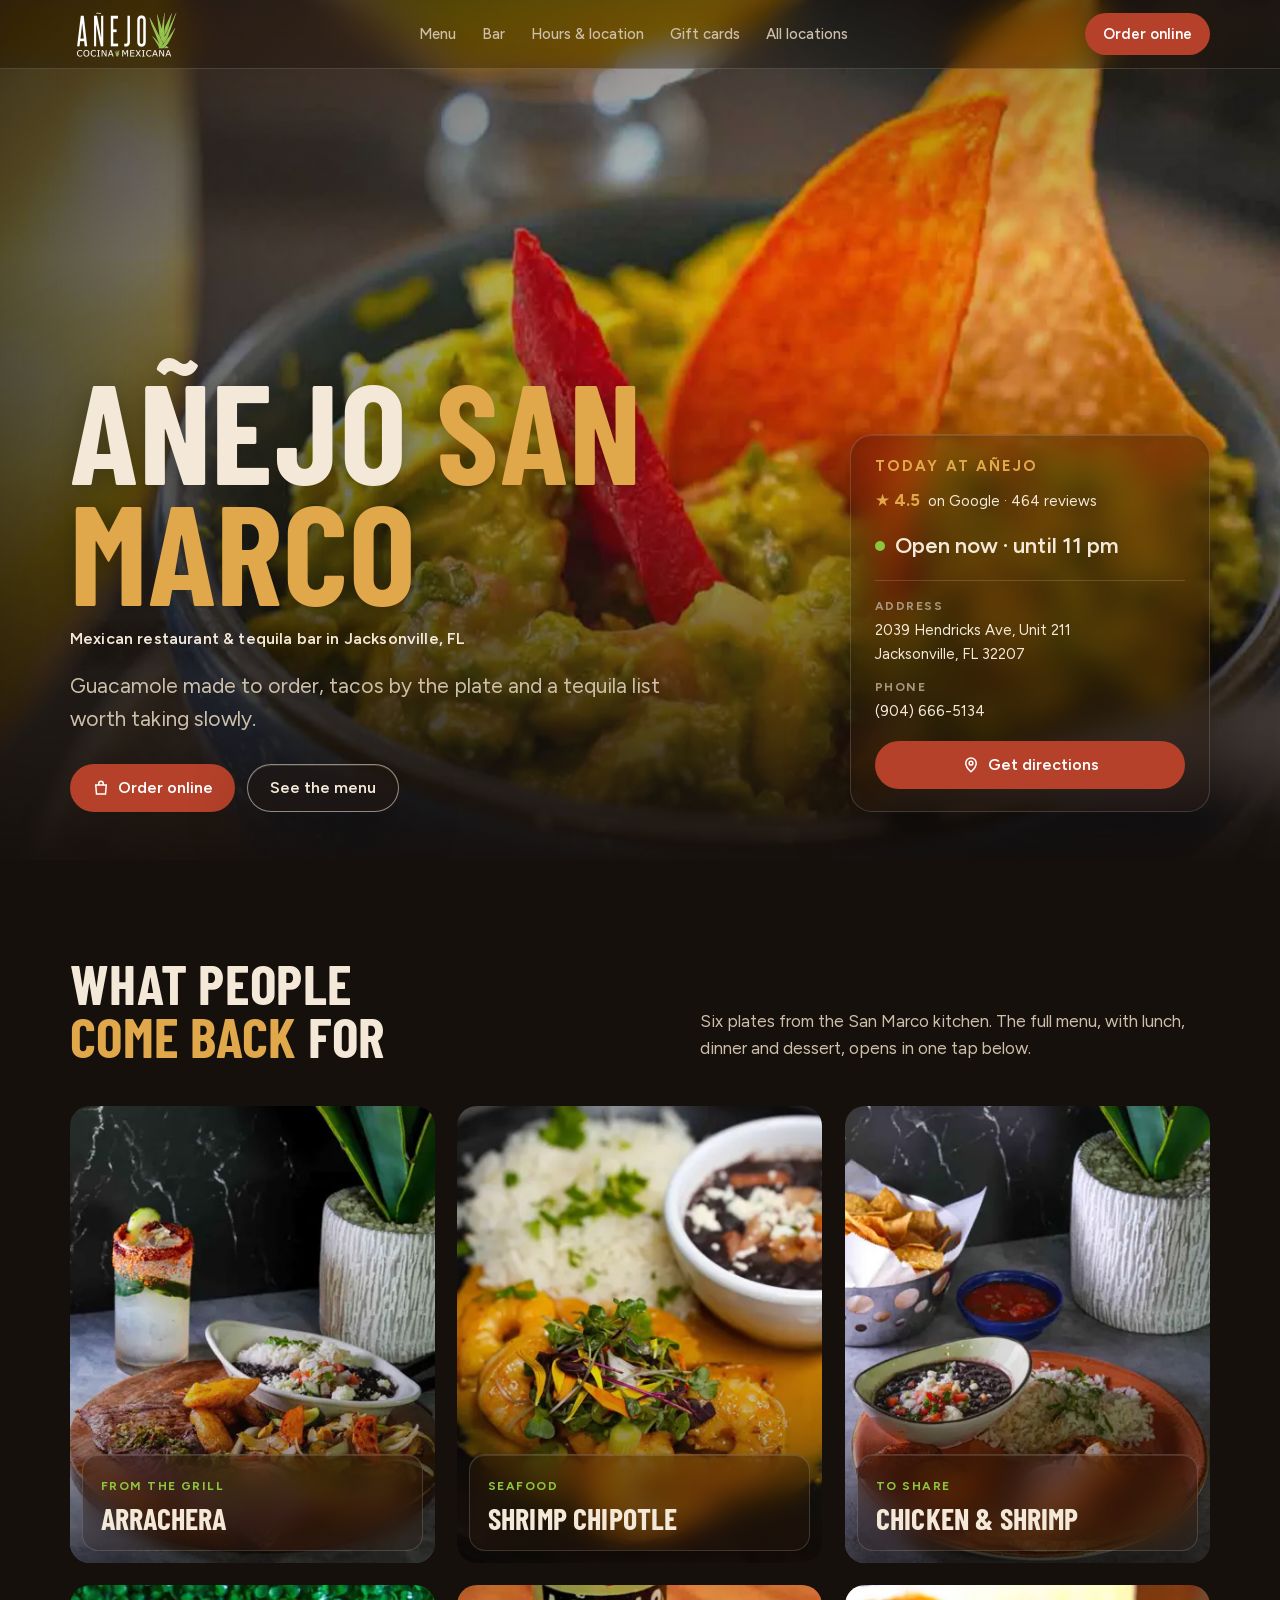
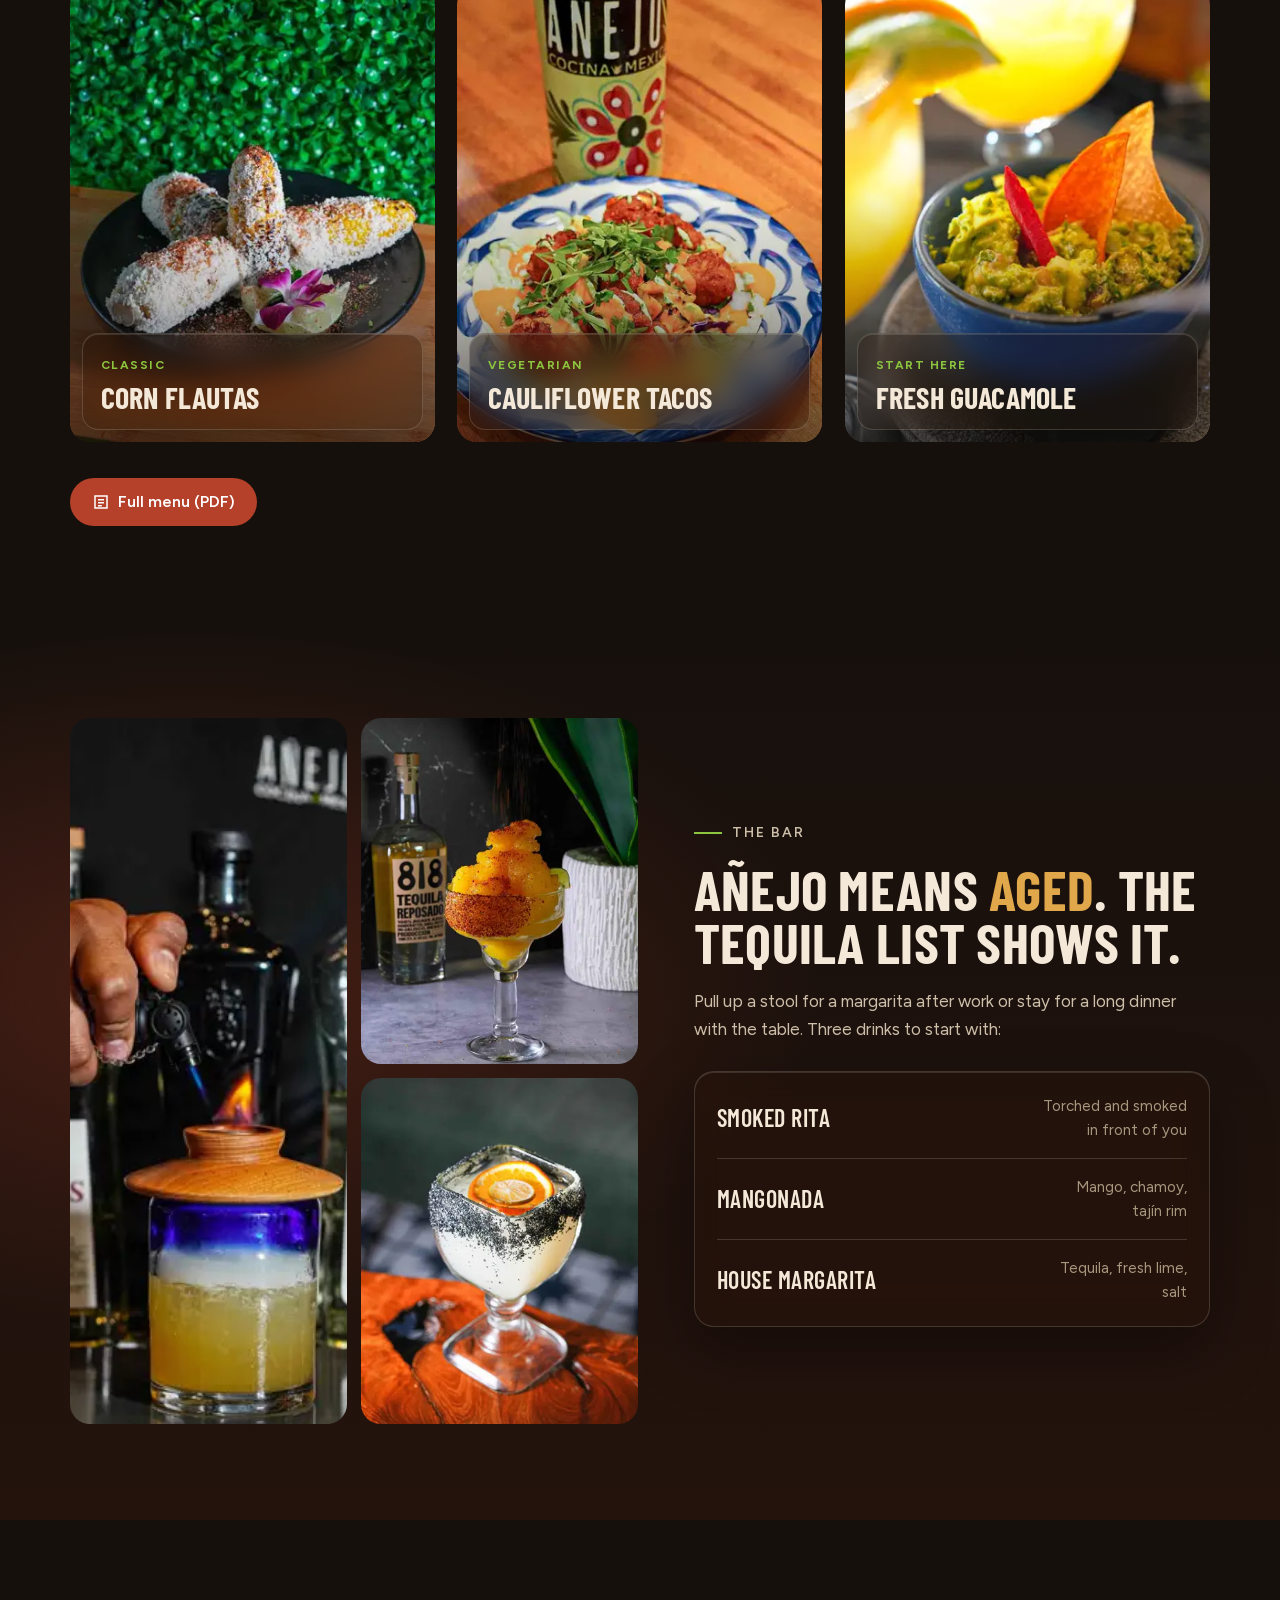
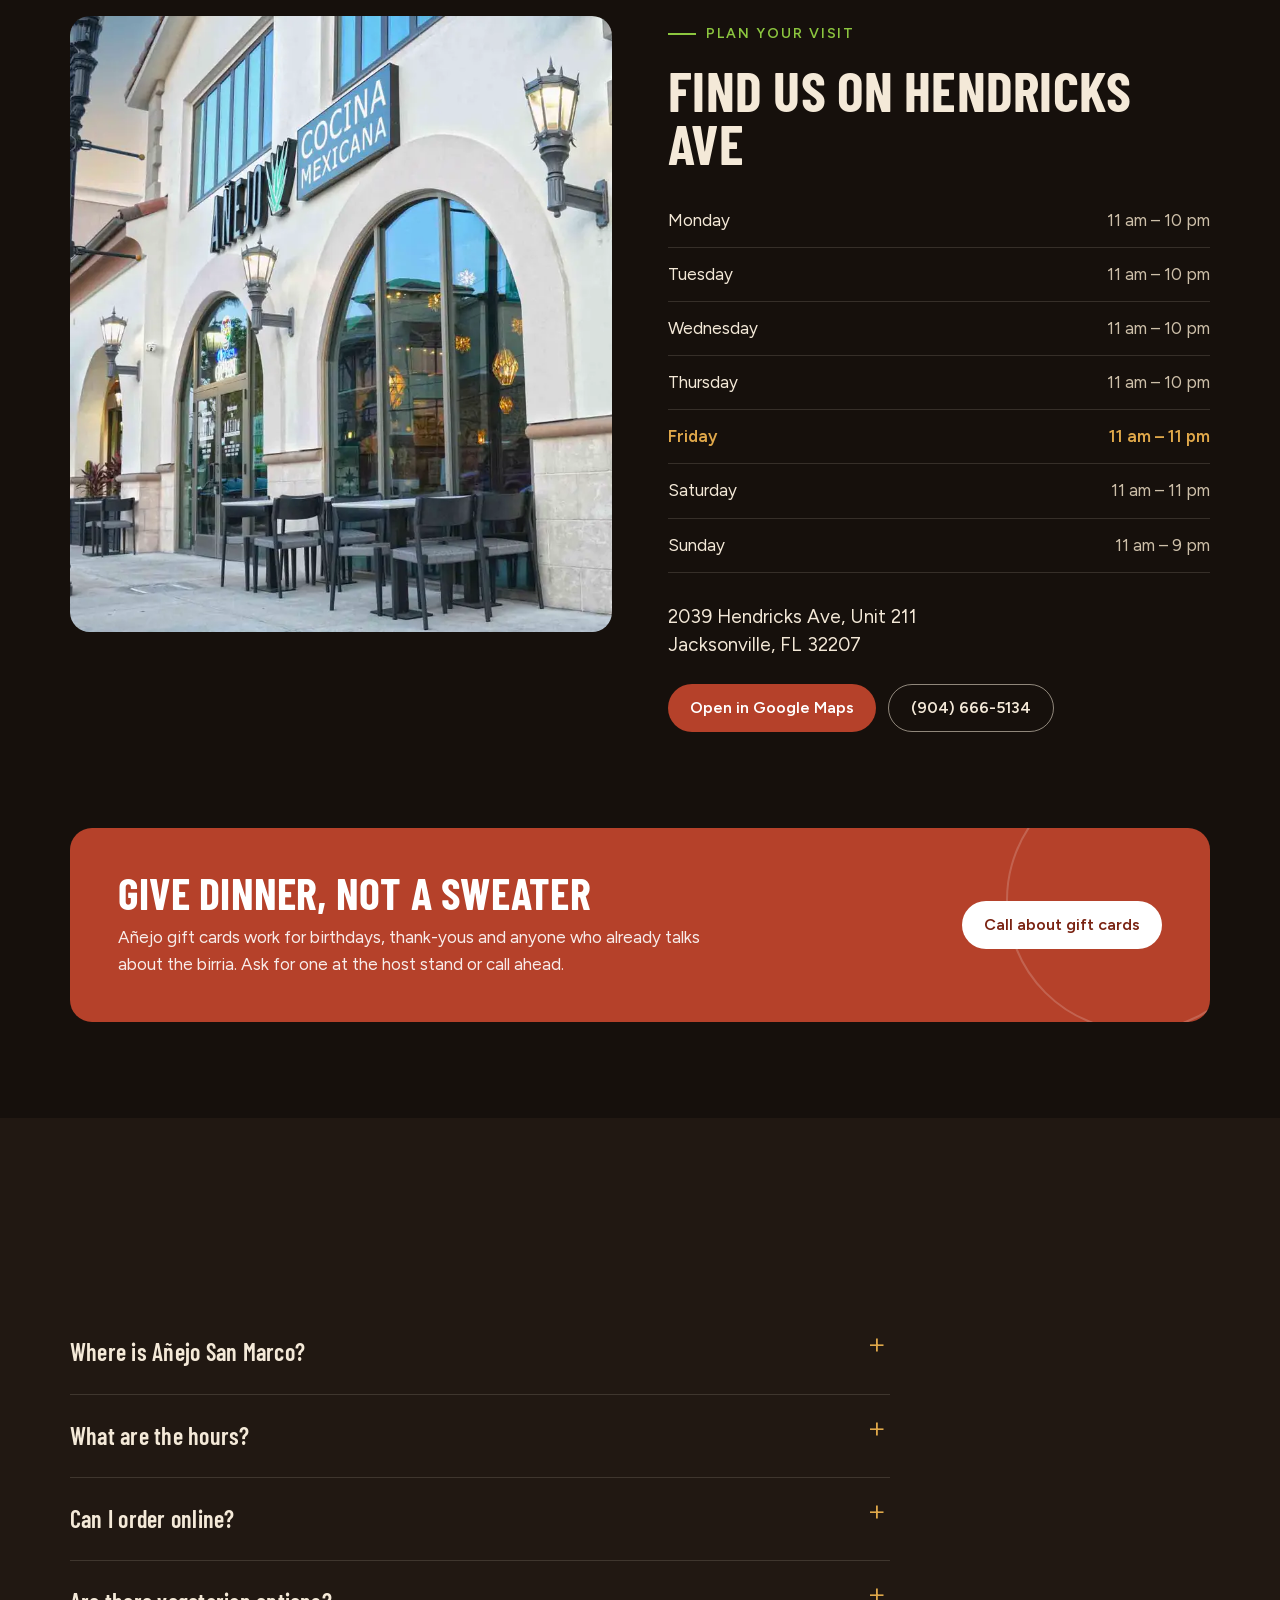
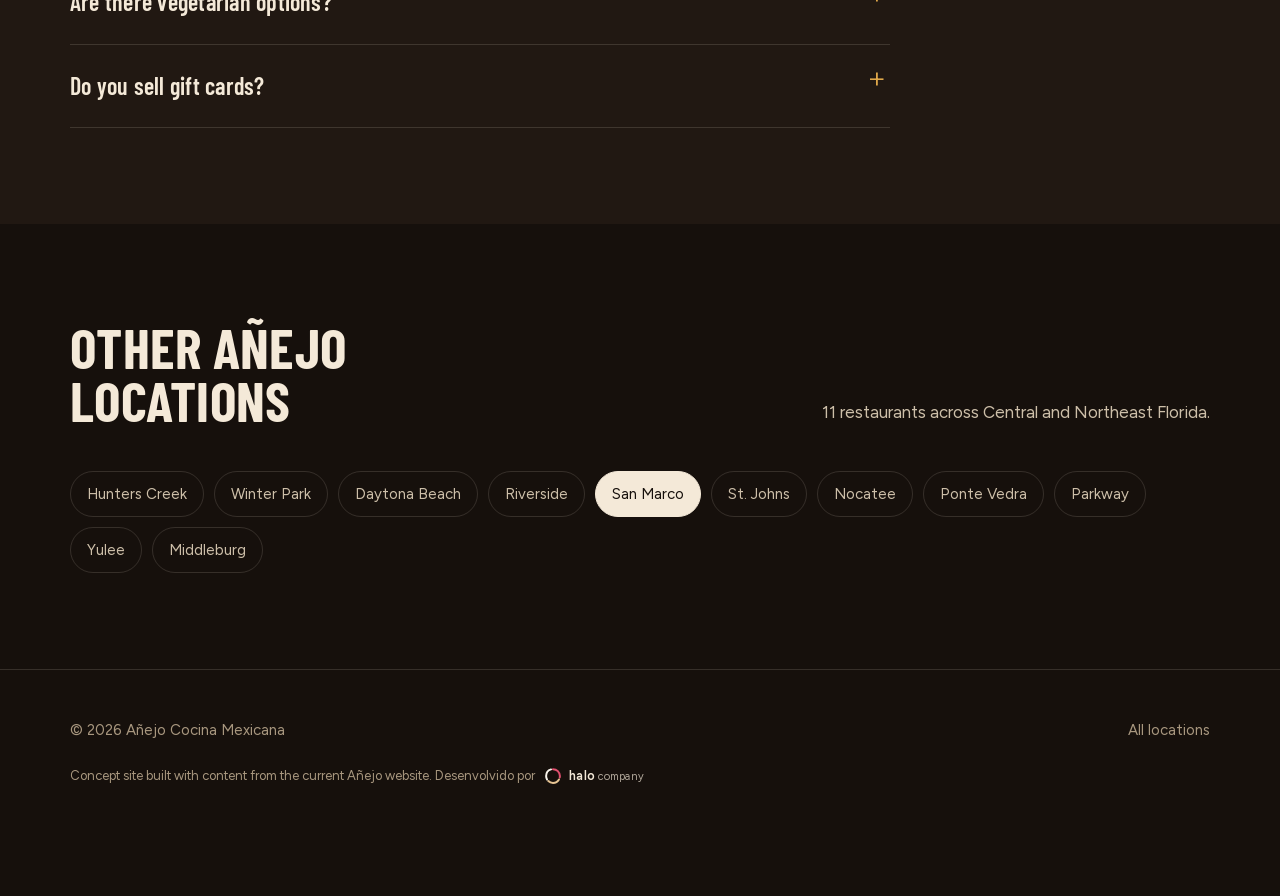
<file: san-marco/index.html>
<!doctype html>
<html lang="en" class="nojs">
<head>
<meta charset="utf-8">
<meta name="viewport" content="width=device-width, initial-scale=1">
<title>Añejo San Marco | Mexican Restaurant &amp; Tequila Bar in Jacksonville, FL</title>
<meta name="description" content="Añejo San Marco: birria tacos, arrachera, smoked margaritas and a full tequila bar at 2039 Hendricks Ave, Unit 211, Jacksonville. Mon–Thu 11 am–10 pm, Fri–Sat 11 am–11 pm, Sun 11 am–9 pm.">
<meta name="robots" content="noindex, nofollow">
<link rel="canonical" href="https://anejococinamexicana.com/locations/anejo-san-marco/">
<meta name="theme-color" content="#16100c">
<link rel="icon" href="data:image/svg+xml,%3Csvg xmlns=%22http://www.w3.org/2000/svg%22 viewBox=%220 0 32 32%22%3E%3Crect width=%2232%22 height=%2232%22 rx=%227%22 fill=%22%2316100c%22/%3E%3Cpath d=%22M16 27 9 9l7 9 7-9z%22 fill=%22%238cc63f%22/%3E%3C/svg%3E">
<meta property="og:type" content="restaurant.restaurant">
<meta property="og:title" content="Añejo San Marco | Mexican Restaurant &amp;amp; Tequila Bar in Jacksonville, FL">
<meta property="og:description" content="Añejo San Marco: birria tacos, arrachera, smoked margaritas and a full tequila bar at 2039 Hendricks Ave, Unit 211, Jacksonville. Mon–Thu 11 am–10 pm, Fri–Sat 11 am–11 pm, Sun 11 am–9 pm.">
<meta property="og:image" content="../assets/hero-guacamole-1600.webp">
<link rel="preload" href="../assets/barlow-condensed-700.woff2" as="font" type="font/woff2" crossorigin>
<link rel="preload" href="../assets/figtree.woff2" as="font" type="font/woff2" crossorigin>
<link rel="preload" as="image" href="../assets/hero-guacamole-960.webp" imagesrcset="../assets/hero-guacamole-960.webp 960w, ../assets/hero-guacamole-1600.webp 1600w" imagesizes="100vw" fetchpriority="high">
<style>
@font-face{font-family:"Barlow Condensed";src:url(../assets/barlow-condensed-700.woff2) format("woff2");font-weight:700;font-display:swap}
@font-face{font-family:"Barlow Condensed";src:url(../assets/barlow-condensed-600.woff2) format("woff2");font-weight:600;font-display:swap}
@font-face{font-family:"Figtree";src:url(../assets/figtree.woff2) format("woff2");font-weight:300 800;font-display:swap}
:root{
  --bg:#16100c;--bg-2:#211812;--bg-3:#2c2019;
  --cream:#f4e9d8;--cream-dim:#cdbfa9;--muted:#a8977f;
  --chile:#b5412a;--chile-hi:#c04a30;--agave:#8cc63f;--gold:#e0a84a;
  --line:rgba(244,233,216,.14);
  --display:"Barlow Condensed","Arial Narrow",Impact,sans-serif;
  --glass:rgba(34,22,15,.38);--glass-line:rgba(255,240,220,.16);
  --sans:"Figtree",system-ui,-apple-system,"Segoe UI",Roboto,sans-serif;
  --wrap:1180px;--r:14px;
}
*{box-sizing:border-box}
html{scroll-behavior:smooth;scroll-padding-top:80px;-webkit-text-size-adjust:100%}
@media (prefers-reduced-motion:reduce){html{scroll-behavior:auto}}
body{margin:0;background:var(--bg);color:var(--cream);font:400 17px/1.6 var(--sans)}
img{max-width:100%;height:auto;display:block}
a{color:inherit}
h1,h2,h3{font-family:var(--display);font-weight:700;line-height:.95;margin:0;letter-spacing:.005em;text-transform:uppercase}
.glass{background:var(--glass);-webkit-backdrop-filter:blur(14px) saturate(140%);backdrop-filter:blur(14px) saturate(140%);border:1px solid var(--glass-line);box-shadow:inset 0 1px 0 rgba(255,255,255,.12),0 24px 60px rgba(0,0,0,.35)}
em{font-style:normal;color:var(--gold)}
.wrap{max-width:var(--wrap);margin:0 auto;padding:0 20px}
.skip{position:absolute;left:-9999px}
.skip:focus{left:16px;top:16px;z-index:99;background:var(--cream);color:var(--bg);padding:8px 14px;border-radius:8px}
:focus-visible{outline:3px solid var(--gold);outline-offset:3px}

/* buttons */
.btn{display:inline-flex;align-items:center;justify-content:center;gap:.5em;min-height:48px;padding:0 22px;border-radius:999px;font:600 16px/1 var(--sans);text-decoration:none;white-space:nowrap;transition:background .2s,color .2s,border-color .2s}
.btn svg{width:18px;height:18px;flex:none}
.btn-main{background:var(--chile);color:#fff}
.btn-main:hover{background:var(--chile-hi)}
.btn-line{border:1.5px solid rgba(244,233,216,.55);color:var(--cream)}
.btn-line:hover{border-color:var(--cream);background:rgba(244,233,216,.08)}

/* header */
.top{position:fixed;top:0;left:0;right:0;z-index:20;background:rgba(22,16,12,.35);-webkit-backdrop-filter:blur(18px) saturate(160%);backdrop-filter:blur(18px) saturate(160%);border-bottom:1px solid var(--glass-line);transition:background .3s}
.top.solid{background:rgba(22,16,12,.72)}
.top .wrap{display:flex;align-items:center;justify-content:space-between;height:68px;gap:16px}
.logo img{width:112px;height:49px}
.nav{display:flex;gap:26px;font-size:15px;font-weight:500}
.nav a{text-decoration:none;color:var(--cream-dim)}
.nav a:hover{color:var(--cream)}
.top .btn{min-height:42px;padding:0 18px;font-size:15px}
@media (max-width:860px){.nav{display:none}}

/* hero */
.hero{position:relative;min-height:min(100vh,860px);display:flex;align-items:flex-end;overflow:hidden;padding:0}
.hero picture,.hero picture img{position:absolute;inset:0;width:100%;height:100%;object-fit:cover}
.hero picture img{transform-origin:60% 55%;animation:kb 16s cubic-bezier(.2,.6,.3,1) .4s both}
@keyframes kb{from{transform:scale(1.02)}to{transform:scale(1.12) translate(-1.5%,-1%)}}
.hero::after{content:"";position:absolute;inset:0;background:linear-gradient(180deg,rgba(22,16,12,.45) 0%,rgba(22,16,12,.1) 30%,rgba(22,16,12,.25) 55%,rgba(22,16,12,.96) 100%),linear-gradient(90deg,rgba(22,16,12,.7) 0%,rgba(22,16,12,0) 60%)}
.hero .wrap{position:relative;z-index:1;padding-top:130px;padding-bottom:48px;width:100%;display:grid;grid-template-columns:minmax(0,1fr) 360px;gap:40px;align-items:end}
.kicker{display:inline-flex;align-items:center;gap:10px;font-size:14px;font-weight:600;letter-spacing:.14em;text-transform:uppercase;color:var(--agave);margin:0 0 18px}
.kicker::before{content:"";width:28px;height:2px;background:var(--agave)}
.hero h1{font-size:clamp(64px,11vw,148px);line-height:.86;text-shadow:0 4px 30px rgba(0,0,0,.35)}
.hero h1 small{display:block;font:600 16px/1.4 var(--sans);letter-spacing:.01em;text-transform:none;color:var(--cream);margin-top:18px}
.hero .lead{font-size:clamp(18px,2.2vw,21px);color:var(--cream-dim);max-width:30em;margin:18px 0 28px}
.ctas{display:flex;flex-wrap:wrap;gap:12px}
.tonight{border-radius:22px;padding:24px 24px 22px}
.tonight h2{font-size:15px;font-family:var(--sans);font-weight:700;letter-spacing:.14em;color:var(--gold);margin-bottom:14px}
.status{display:flex;align-items:center;gap:10px;font-size:22px;font-weight:600;color:var(--cream);min-height:30px;margin:0 0 4px}
.dot{width:10px;height:10px;border-radius:50%;background:var(--muted);flex:none}
.status.open .dot{background:var(--agave);box-shadow:0 0 0 0 rgba(140,198,63,.6);animation:pulse 2.2s infinite}
@keyframes pulse{70%{box-shadow:0 0 0 10px rgba(140,198,63,0)}100%{box-shadow:0 0 0 0 rgba(140,198,63,0)}}
.tonight dl{margin:16px 0 18px;padding-top:16px;border-top:1px solid var(--glass-line);display:grid;gap:12px;font-size:15px}
.tonight dt{font-size:12px;font-weight:700;letter-spacing:.12em;text-transform:uppercase;color:var(--muted)}
.tonight dd{margin:2px 0 0;color:var(--cream)}
.tonight dd a{text-decoration:none}
.tonight .btn{width:100%}
@media (max-width:900px){.hero .wrap{grid-template-columns:minmax(0,1fr);gap:28px;padding-top:260px}.hero{min-height:0}}
@media (max-width:480px){.hero h1{font-size:clamp(54px,17vw,72px)}}

/* sections */
section{padding:96px 0}
.head{display:flex;justify-content:space-between;align-items:flex-end;gap:24px;margin-bottom:44px;flex-wrap:wrap}
.head h2{font-size:clamp(34px,5vw,56px);max-width:16ch}
.head p{max-width:30em;color:var(--cream-dim);margin:0}
@media (max-width:760px){section{padding:68px 0}}

/* menu */
.dishes{display:grid;grid-template-columns:repeat(3,1fr);gap:22px;list-style:none;margin:0;padding:0;perspective:1000px}
.dish{position:relative;border-radius:20px;overflow:hidden;aspect-ratio:4/5;background:var(--bg-2);isolation:isolate;transform:rotateX(var(--rx,0deg)) rotateY(var(--ry,0deg)) translateY(var(--ty,0));transition:transform .6s cubic-bezier(.2,.7,.2,1),box-shadow .6s;will-change:transform}
.dish img{position:absolute;inset:0;width:100%;height:100%;object-fit:cover;transition:transform 1.2s cubic-bezier(.2,.7,.2,1),filter .6s}
.dish::before{content:"";position:absolute;inset:0;z-index:1;pointer-events:none;background:radial-gradient(420px circle at var(--mx,50%) var(--my,30%),rgba(255,214,150,.28),transparent 45%);opacity:0;transition:opacity .5s}
.dish::after{content:"";position:absolute;inset:0;z-index:0;background:linear-gradient(180deg,transparent 45%,rgba(22,16,12,.55) 100%)}
.cap{position:absolute;left:12px;right:12px;bottom:12px;z-index:2;border-radius:16px;padding:16px 18px 17px}
.cap h3{font-size:30px;line-height:1}
.cap p{margin:0;color:var(--cream);font-size:15.5px;line-height:1.5;max-height:0;opacity:0;overflow:hidden;transition:max-height .5s ease,opacity .4s ease,margin .5s ease}
.tag{display:inline-block;font-size:12px;font-weight:700;letter-spacing:.12em;text-transform:uppercase;color:var(--agave);margin-bottom:6px}
@media (hover:hover) and (pointer:fine){
  .dish:hover{--ty:-6px;box-shadow:0 34px 70px rgba(0,0,0,.55),0 0 0 1px rgba(224,168,74,.4)}
  .dish:hover img{transform:scale(1.1);filter:saturate(1.18) brightness(1.06) contrast(1.04)}
  .dish:hover::before{opacity:1}
  .dish:hover .cap p{max-height:7em;opacity:1;margin-top:6px}
}
@media (hover:none){.cap p{max-height:none;opacity:1;margin-top:6px}}
@media (max-width:900px){.dishes{grid-template-columns:repeat(2,1fr)}}
@media (max-width:760px){
  .dishes{display:flex;overflow-x:auto;scroll-snap-type:x mandatory;gap:14px;margin:0 -20px;padding:0 20px 10px;scrollbar-width:none}
  .dishes::-webkit-scrollbar{display:none}
  .dish{flex:0 0 80%;scroll-snap-align:center;aspect-ratio:2/3}
  .cap{padding:13px 15px 14px}
  .cap h3{font-size:26px}
  .cap p{font-size:14.5px}
  .js .dish.reveal{opacity:1;transform:none;transition:none}
}
.swipe{display:none;margin-top:14px;font-size:14px;color:var(--muted)}
@media (max-width:760px){.swipe{display:block}}
.menu-links{display:flex;flex-wrap:wrap;gap:12px;margin-top:36px}

/* bar */
.bar{background:radial-gradient(900px 500px at 15% 40%,rgba(181,65,42,.28),transparent 70%),linear-gradient(180deg,var(--bg) 0%,#24130d 100%)}
.bar-grid{display:grid;grid-template-columns:1.1fr 1fr;gap:56px;align-items:center}
.bar-pics{display:grid;grid-template-columns:1fr 1fr;gap:14px}
.ph{border-radius:20px;overflow:hidden;position:relative}
.ph img{width:100%;height:100%;object-fit:cover;aspect-ratio:4/5;transition:transform 1.2s cubic-bezier(.2,.7,.2,1),filter .6s}
.bar-pics .ph:first-child{grid-row:span 2}
.bar-pics .ph:first-child img{aspect-ratio:auto}
@media (hover:hover) and (pointer:fine){.ph:hover img{transform:scale(1.08);filter:saturate(1.15) brightness(1.05)}}
.bar h2{font-size:clamp(34px,5vw,56px);margin-bottom:20px}
.bar p{color:var(--cream-dim)}
.drinks{list-style:none;padding:6px 22px;margin:28px 0 0;border-radius:20px}
.drinks li{display:flex;justify-content:space-between;align-items:center;gap:20px;padding:16px 0;border-bottom:1px solid var(--glass-line)}
.drinks li:last-child{border-bottom:0}
.drinks strong{font-family:var(--display);font-weight:600;font-size:24px;text-transform:uppercase;letter-spacing:.02em}
.drinks span{color:var(--muted);font-size:15px;text-align:right}
@media (max-width:900px){.bar-grid{grid-template-columns:1fr;gap:36px}}

/* visit */
.visit-grid{display:grid;grid-template-columns:1fr 1fr;gap:56px;align-items:start}
.visit-photo{border-radius:20px}
.visit-photo img{aspect-ratio:1200/1363}
.hours{width:100%;border-collapse:collapse;margin:24px 0 30px;font-size:17px}
.hours th,.hours td{padding:13px 0;border-bottom:1px solid var(--line);text-align:left;font-weight:400}
.hours td{text-align:right;color:var(--cream-dim)}
.hours tr.today th,.hours tr.today td{color:var(--gold);font-weight:600}
.addr{font-style:normal;font-size:19px;line-height:1.5}
.visit h2{font-size:clamp(34px,5vw,56px)}
@media (max-width:900px){.visit-grid{grid-template-columns:1fr;gap:36px}}

/* reveal */
.js .reveal{opacity:0;transform:translateY(30px);transition:opacity .9s ease,transform .9s cubic-bezier(.2,.7,.2,1);transition-delay:var(--d,0s)}
.js .reveal.in{opacity:1;transform:none}
.js .dish.reveal.in{transform:rotateX(var(--rx,0deg)) rotateY(var(--ry,0deg)) translateY(var(--ty,0))}
@media (prefers-reduced-motion:reduce){.hero picture img,.status.open .dot{animation:none}.js .reveal{opacity:1;transform:none;transition:none}.dish,.dish img,.ph img{transition:none}}

/* gift */
.gift{padding:0 0 96px}
.gift-card{display:grid;grid-template-columns:1fr auto;gap:28px;align-items:center;background:var(--chile);color:#fff;border-radius:22px;padding:44px 48px;position:relative;overflow:hidden}
.gift-card::after{content:"";position:absolute;right:-60px;top:-60px;width:260px;height:260px;border-radius:50%;border:2px solid rgba(255,255,255,.18)}
.gift-card h2{font-size:clamp(30px,4vw,44px);margin-bottom:10px}
.gift-card p{margin:0;max-width:36em;color:rgba(255,255,255,.9)}
.gift-card .btn{background:#fff;color:#7a2312;position:relative;z-index:1}
@media (max-width:760px){.gift-card{grid-template-columns:1fr;padding:32px 24px}}

/* faq */
.faq{background:var(--bg-2)}
.faq-list{max-width:820px}
.faq details{border-bottom:1px solid var(--line)}
.faq summary{cursor:pointer;list-style:none;padding:22px 40px 22px 0;font-family:var(--display);font-weight:600;font-size:24px;letter-spacing:.01em;position:relative}
.faq summary::-webkit-details-marker{display:none}
.faq summary::after{content:"+";position:absolute;right:4px;top:18px;font:300 30px/1 var(--sans);color:var(--gold)}
.faq details[open] summary::after{content:"–"}
.faq details p{margin:0 0 22px;color:var(--cream-dim);max-width:44em}

/* locations */
.locs{display:flex;flex-wrap:wrap;gap:10px;list-style:none;padding:0;margin:0}
.locs a{display:inline-block;padding:10px 16px;border:1px solid var(--line);border-radius:999px;text-decoration:none;font-size:15px;color:var(--cream-dim)}
.locs a:hover{border-color:var(--cream);color:var(--cream)}
.locs a[aria-current]{background:var(--cream);color:var(--bg);border-color:var(--cream)}

/* footer */
footer{border-top:1px solid var(--line);padding:48px 0 110px;font-size:15px;color:var(--muted)}
footer .wrap{display:flex;flex-wrap:wrap;justify-content:space-between;gap:24px;align-items:center}
footer nav{display:flex;gap:18px}
footer nav a{text-decoration:none}
footer nav a:hover{color:var(--cream)}
.desenvolvido{display:inline-flex;align-items:center;gap:8px}
.halo-credit{display:inline-flex;align-items:center;gap:6px;text-decoration:none;color:var(--cream)}
.halo-nome{font-weight:600;letter-spacing:.02em}
.halo-nome small{font-weight:400;opacity:.7}
.nota{width:100%;font-size:13px;margin:0}

/* mobile action bar */
.actionbar{position:fixed;left:0;right:0;bottom:0;z-index:30;display:none;grid-template-columns:repeat(3,1fr);background:rgba(22,16,12,.96);border-top:1px solid var(--line);padding:8px 8px calc(8px + env(safe-area-inset-bottom))}
.actionbar a{display:flex;flex-direction:column;align-items:center;gap:3px;padding:6px 0;text-decoration:none;font-size:13px;font-weight:600;color:var(--cream)}
.actionbar a svg{width:22px;height:22px;color:var(--gold)}
.actionbar a.hot svg{color:var(--chile-hi)}
@media (max-width:760px){.actionbar{display:grid}.top .btn{display:none}}

/* hub: locations grid */
.region{margin-top:64px}
.region:first-of-type{margin-top:0}
.region h2{font-size:clamp(28px,4vw,40px);margin-bottom:24px}
.region h2 small{display:block;font:500 16px/1.4 var(--sans);text-transform:none;color:var(--cream-dim);margin-top:8px;letter-spacing:0}
.loc-grid{display:grid;grid-template-columns:repeat(3,1fr);gap:22px;list-style:none;margin:0;padding:0;perspective:1000px}
.loc{position:relative;border-radius:20px;overflow:hidden;aspect-ratio:4/5;background:var(--bg-2);isolation:isolate;transform:rotateX(var(--rx,0deg)) rotateY(var(--ry,0deg)) translateY(var(--ty,0));transition:transform .6s cubic-bezier(.2,.7,.2,1),box-shadow .6s}
.loc img{position:absolute;inset:0;width:100%;height:100%;object-fit:cover;transition:transform 1.2s cubic-bezier(.2,.7,.2,1),filter .6s}
.loc::before{content:"";position:absolute;inset:0;z-index:1;pointer-events:none;background:radial-gradient(420px circle at var(--mx,50%) var(--my,30%),rgba(255,214,150,.25),transparent 45%);opacity:0;transition:opacity .5s}
.loc a{position:absolute;inset:0;z-index:3;text-decoration:none}
.loc .cap{display:flex;justify-content:space-between;align-items:flex-end;gap:12px}
.loc .cap p{max-height:none;opacity:1;margin-top:4px;color:var(--cream-dim);font-size:14.5px}
.loc .go{flex:none;width:42px;height:42px;border-radius:50%;background:var(--chile);display:grid;place-items:center;transition:transform .4s}
.loc .go svg{width:18px;height:18px;color:#fff}
.loc .rate{position:absolute;top:14px;left:14px;z-index:2;border-radius:999px;padding:6px 12px;font-size:13.5px;font-weight:600}
.loc .rate b{color:var(--gold)}
@media (hover:hover) and (pointer:fine){
  .loc:hover{--ty:-6px;box-shadow:0 34px 70px rgba(0,0,0,.55),0 0 0 1px rgba(224,168,74,.4)}
  .loc:hover img{transform:scale(1.08);filter:saturate(1.15) brightness(1.05)}
  .loc:hover::before{opacity:1}
  .loc:hover .go{transform:translateX(4px)}
}
@media (max-width:900px){.loc-grid{grid-template-columns:repeat(2,1fr)}}
@media (max-width:560px){.loc-grid{grid-template-columns:1fr}.loc{aspect-ratio:4/3.4}}
.hub-hero .wrap{grid-template-columns:minmax(0,1fr)}
.hub-hero .lead{max-width:36em}
.rating{display:inline-flex;align-items:center;gap:8px;margin:0 0 14px;font-size:15px;color:var(--cream)}
.rating b{color:var(--gold);font-size:17px}
.hh{margin:10px 0 0;font-size:14.5px;color:var(--agave);font-weight:600}

</style>
<script type="application/ld+json">
{
 "@context": "https://schema.org",
 "@graph": [
  {
   "@type": "Restaurant",
   "@id": "https://anejococinamexicana.com/locations/anejo-san-marco/#restaurant",
   "name": "Añejo Cocina Mexicana – San Marco",
   "url": "https://anejococinamexicana.com/locations/anejo-san-marco/",
   "telephone": "+19046665134",
   "servesCuisine": [
    "Mexican"
   ],
   "priceRange": "$$",
   "address": {
    "@type": "PostalAddress",
    "streetAddress": "2039 Hendricks Ave, Unit 211",
    "addressLocality": "Jacksonville",
    "addressRegion": "FL",
    "postalCode": "32207",
    "addressCountry": "US"
   },
   "geo": {
    "@type": "GeoCoordinates",
    "latitude": 30.3052115,
    "longitude": -81.6524611
   },
   "hasMap": "https://www.google.com/maps?cid=8257926025275952767",
   "openingHoursSpecification": [
    {
     "@type": "OpeningHoursSpecification",
     "dayOfWeek": [
      "Monday",
      "Tuesday",
      "Wednesday",
      "Thursday"
     ],
     "opens": "11:00",
     "closes": "22:00"
    },
    {
     "@type": "OpeningHoursSpecification",
     "dayOfWeek": [
      "Friday",
      "Saturday"
     ],
     "opens": "11:00",
     "closes": "23:00"
    },
    {
     "@type": "OpeningHoursSpecification",
     "dayOfWeek": [
      "Sunday"
     ],
     "opens": "11:00",
     "closes": "21:00"
    }
   ],
   "hasMenu": "https://anejococinamexicana.com/wp-content/uploads/2026/07/anejo-2026-new-menu.pdf",
   "potentialAction": {
    "@type": "OrderAction",
    "target": "https://oo.viguest.com/?siteName=anejosanmarco"
   },
   "sameAs": [
    "https://www.facebook.com/anejococinasanmarco",
    "https://www.instagram.com/anejosanmarco/"
   ],
   "parentOrganization": {
    "@type": "Organization",
    "name": "Añejo Cocina Mexicana",
    "url": "https://anejococinamexicana.com/"
   }
  },
  {
   "@type": "BreadcrumbList",
   "itemListElement": [
    {
     "@type": "ListItem",
     "position": 1,
     "name": "Home",
     "item": "https://anejococinamexicana.com/"
    },
    {
     "@type": "ListItem",
     "position": 2,
     "name": "Locations",
     "item": "https://anejococinamexicana.com/locations/"
    },
    {
     "@type": "ListItem",
     "position": 3,
     "name": "San Marco"
    }
   ]
  },
  {
   "@type": "FAQPage",
   "mainEntity": [
    {
     "@type": "Question",
     "name": "Where is Añejo San Marco?",
     "acceptedAnswer": {
      "@type": "Answer",
      "text": "2039 Hendricks Ave, Unit 211, Jacksonville, FL 32207, on Hendricks Ave."
     }
    },
    {
     "@type": "Question",
     "name": "What are the hours?",
     "acceptedAnswer": {
      "@type": "Answer",
      "text": "Monday to Thursday from 11 am to 10 pm, Friday to Saturday from 11 am to 11 pm, and Sunday from 11 am to 9 pm."
     }
    },
    {
     "@type": "Question",
     "name": "Can I order online?",
     "acceptedAnswer": {
      "@type": "Answer",
      "text": "Yes. Order pickup online through the Añejo San Marco ordering page, or call (904) 666-5134."
     }
    },
    {
     "@type": "Question",
     "name": "Are there vegetarian options?",
     "acceptedAnswer": {
      "@type": "Answer",
      "text": "Yes. The cauliflower tacos are vegetarian, and the guacamole, made to order, is a good start for any table."
     }
    },
    {
     "@type": "Question",
     "name": "Do you sell gift cards?",
     "acceptedAnswer": {
      "@type": "Answer",
      "text": "Yes. Añejo gift cards are available at the restaurant."
     }
    }
   ]
  }
 ]
}
</script>
</head>
<body>
<a class="skip" href="#main">Skip to content</a>
<header class="top">
  <div class="wrap">
    <a class="logo" href="../" aria-label="Añejo Cocina Mexicana, all locations"><img src="../assets/logo-224.webp" width="112" height="49" alt="Añejo Cocina Mexicana"></a>
    <nav class="nav" aria-label="Main"><a href="#menu">Menu</a><a href="#bar">Bar</a><a href="#visit">Hours &amp; location</a><a href="#gift">Gift cards</a><a href="../#locations">All locations</a></nav>
    <a class="btn btn-main" href="https://oo.viguest.com/?siteName=anejosanmarco" target="_blank" rel="noopener">Order online</a>
  </div>
</header>

<main id="main">
  <section class="hero" aria-labelledby="h1">
    <picture>
      <img src="../assets/hero-guacamole-960.webp" srcset="../assets/hero-guacamole-960.webp 960w, ../assets/hero-guacamole-1600.webp 1600w" sizes="100vw" width="1600" height="1200" alt="Fresh guacamole in a stone bowl with tortilla chips" fetchpriority="high">
    </picture>
    <div class="wrap">
      <div>
        <h1 id="h1">Añejo <em>San Marco</em><small>Mexican restaurant &amp; tequila bar in Jacksonville, FL</small></h1>
        <p class="lead">Guacamole made to order, tacos by the plate and a tequila list worth taking slowly.</p>
        <div class="ctas">
          <a class="btn btn-main" href="https://oo.viguest.com/?siteName=anejosanmarco" target="_blank" rel="noopener"><svg viewBox="0 0 24 24" fill="none" stroke="currentColor" stroke-width="2" aria-hidden="true"><path d="M5 8h14l-1 12H6z"/><path d="M9 8V6a3 3 0 0 1 6 0v2"/></svg>Order online</a>
          <a class="btn btn-line glass" href="#menu">See the menu</a>
        </div>
      </div>
      <aside class="tonight glass" aria-label="Today at Añejo San Marco">
        <h2>Today at Añejo</h2>
        <p class="rating"><b>★ 4.5</b> on Google · 464 reviews</p>
        <p class="status" data-horas='[[660,1260],[660,1320],[660,1320],[660,1320],[660,1320],[660,1380],[660,1380]]' aria-live="polite"><span class="dot"></span><span class="st">Mon–Thu 11 am–10 pm</span></p>
        
        <dl>
          <div><dt>Address</dt><dd>2039 Hendricks Ave, Unit 211<br>Jacksonville, FL 32207</dd></div>
          <div><dt>Phone</dt><dd><a href="tel:+19046665134">(904) 666-5134</a></dd></div>
        </dl>
        <a class="btn btn-main" href="https://www.google.com/maps?cid=8257926025275952767" target="_blank" rel="noopener"><svg viewBox="0 0 24 24" fill="none" stroke="currentColor" stroke-width="2" aria-hidden="true"><path d="M12 21s-7-6.2-7-11.5A7 7 0 0 1 19 9.5C19 14.8 12 21 12 21z"/><circle cx="12" cy="9.5" r="2.5"/></svg>Get directions</a>
      </aside>
    </div>
  </section>

  <section id="menu" aria-labelledby="menu-h">
    <div class="wrap">
      <div class="head reveal">
        <h2 id="menu-h">What people <em>come back</em> for</h2>
        <p>Six plates from the San Marco kitchen. The full menu, with lunch, dinner and dessert, opens in one tap below.</p>
      </div>
      <ul class="dishes">
        <li class="dish reveal" style="--d:0.00s">
          <img src="../assets/arrachera-400.webp" srcset="../assets/arrachera-260.webp 260w, ../assets/arrachera-400.webp 400w, ../assets/arrachera-720.webp 720w" sizes="(max-width:760px) 80vw, (max-width:900px) 50vw, 380px" width="720" height="900" alt="Arrachera skirt steak sliced on a plate" loading="lazy">
          <div class="cap glass"><span class="tag">From the grill</span><h3>Arrachera</h3><p>Marinated skirt steak, grilled and sliced, served with rice, beans and tortillas.</p></div>
        </li>
        <li class="dish reveal" style="--d:0.08s">
          <img src="../assets/shrimp-chipotle-400.webp" srcset="../assets/shrimp-chipotle-260.webp 260w, ../assets/shrimp-chipotle-400.webp 400w, ../assets/shrimp-chipotle-720.webp 720w" sizes="(max-width:760px) 80vw, (max-width:900px) 50vw, 380px" width="720" height="900" alt="Shrimp in chipotle cream sauce" loading="lazy">
          <div class="cap glass"><span class="tag">Seafood</span><h3>Shrimp Chipotle</h3><p>Shrimp in a smoky chipotle cream. Ask for extra tortillas to clean the plate.</p></div>
        </li>
        <li class="dish reveal" style="--d:0.16s">
          <img src="../assets/chicken-shrimp-400.webp" srcset="../assets/chicken-shrimp-260.webp 260w, ../assets/chicken-shrimp-400.webp 400w, ../assets/chicken-shrimp-720.webp 720w" sizes="(max-width:760px) 80vw, (max-width:900px) 50vw, 380px" width="720" height="900" alt="Grilled chicken and shrimp platter with peppers and onions" loading="lazy">
          <div class="cap glass"><span class="tag">To share</span><h3>Chicken &amp; Shrimp</h3><p>Grilled chicken and shrimp over peppers and onions, sizzling when it lands.</p></div>
        </li>
        <li class="dish reveal" style="--d:0.00s">
          <img src="../assets/flautas-400.webp" srcset="../assets/flautas-260.webp 260w, ../assets/flautas-400.webp 400w, ../assets/flautas-720.webp 720w" sizes="(max-width:760px) 80vw, (max-width:900px) 50vw, 380px" width="720" height="900" alt="Crispy corn flautas topped with cream and cheese" loading="lazy">
          <div class="cap glass"><span class="tag">Classic</span><h3>Corn Flautas</h3><p>Rolled corn tortillas fried crisp, topped with crema, cheese and salsa.</p></div>
        </li>
        <li class="dish reveal" style="--d:0.08s">
          <img src="../assets/cauliflower-tacos-400.webp" srcset="../assets/cauliflower-tacos-260.webp 260w, ../assets/cauliflower-tacos-400.webp 400w, ../assets/cauliflower-tacos-720.webp 720w" sizes="(max-width:760px) 80vw, (max-width:900px) 50vw, 380px" width="720" height="900" alt="Cauliflower tacos with fresh toppings" loading="lazy">
          <div class="cap glass"><span class="tag">Vegetarian</span><h3>Cauliflower Tacos</h3><p>Roasted cauliflower in corn tortillas. The meat-free pick that nobody treats as second best.</p></div>
        </li>
        <li class="dish reveal" style="--d:0.16s">
          <img src="../assets/guacamole-400.webp" srcset="../assets/guacamole-260.webp 260w, ../assets/guacamole-400.webp 400w, ../assets/guacamole-720.webp 720w" sizes="(max-width:760px) 80vw, (max-width:900px) 50vw, 380px" width="720" height="900" alt="Fresh guacamole in a stone bowl with tortilla chips" loading="lazy">
          <div class="cap glass"><span class="tag">Start here</span><h3>Fresh Guacamole</h3><p>Made to order with ripe avocado, onion, cilantro and lime.</p></div>
        </li>
      </ul>
      <p class="swipe" aria-hidden="true">Swipe for more →</p>
      <div class="menu-links"><a class="btn btn-main" href="https://anejococinamexicana.com/wp-content/uploads/2026/07/anejo-2026-new-menu.pdf" target="_blank" rel="noopener"><svg viewBox="0 0 24 24" fill="none" stroke="currentColor" stroke-width="2" aria-hidden="true"><path d="M4 4h16v16H4z"/><path d="M8 9h8M8 13h8M8 17h5"/></svg>Full menu (PDF)</a></div>
    </div>
  </section>

  <section id="bar" class="bar" aria-labelledby="bar-h">
    <div class="wrap bar-grid">
      <div class="bar-pics reveal">
        <div class="ph"><img src="../assets/smoked-rita-400.webp" srcset="../assets/smoked-rita-400.webp 400w, ../assets/smoked-rita-720.webp 720w" sizes="(max-width:900px) 50vw, 300px" width="720" height="900" alt="Smoked margarita being torched next to tequila bottles" loading="lazy"></div>
        <div class="ph"><img src="../assets/mangonada-400.webp" srcset="../assets/mangonada-400.webp 400w, ../assets/mangonada-720.webp 720w" sizes="(max-width:900px) 50vw, 300px" width="720" height="900" alt="Mangonada with chamoy and tajín rim" loading="lazy"></div>
        <div class="ph"><img src="../assets/house-margarita-400.webp" srcset="../assets/house-margarita-400.webp 400w, ../assets/house-margarita-720.webp 720w" sizes="(max-width:900px) 50vw, 300px" width="720" height="900" alt="House margarita with salted rim and lime" loading="lazy"></div>
      </div>
      <div>
        <p class="kicker">The bar</p>
        <h2 id="bar-h">Añejo means <em>aged</em>. The tequila list shows it.</h2>
        <p>Pull up a stool for a margarita after work or stay for a long dinner with the table. Three drinks to start with:</p>
        <ul class="drinks glass">
          <li><strong>Smoked Rita</strong><span>Torched and smoked<br>in front of you</span></li>
          <li><strong>Mangonada</strong><span>Mango, chamoy,<br>tajín rim</span></li>
          <li><strong>House Margarita</strong><span>Tequila, fresh lime,<br>salt</span></li>
        </ul>
      </div>
    </div>
  </section>

  <section id="visit" class="visit" aria-labelledby="visit-h">
    <div class="wrap visit-grid">
      <div class="visit-photo ph reveal">
        <img src="../assets/fachada-san-marco-480.webp" srcset="../assets/fachada-san-marco-480.webp 480w, ../assets/fachada-san-marco-800.webp 800w" sizes="(max-width:900px) 100vw, 560px" width="800" height="909" alt="Añejo San Marco storefront" loading="lazy">
      </div>
      <div>
        <p class="kicker">Plan your visit</p>
        <h2 id="visit-h">Find us on Hendricks Ave</h2>
        <table class="hours" aria-label="Opening hours">
          <tbody>
            <tr data-d="1"><th scope="row">Monday</th><td>11 am – 10 pm</td></tr>
            <tr data-d="2"><th scope="row">Tuesday</th><td>11 am – 10 pm</td></tr>
            <tr data-d="3"><th scope="row">Wednesday</th><td>11 am – 10 pm</td></tr>
            <tr data-d="4"><th scope="row">Thursday</th><td>11 am – 10 pm</td></tr>
            <tr data-d="5"><th scope="row">Friday</th><td>11 am – 11 pm</td></tr>
            <tr data-d="6"><th scope="row">Saturday</th><td>11 am – 11 pm</td></tr>
            <tr data-d="0"><th scope="row">Sunday</th><td>11 am – 9 pm</td></tr>
          </tbody>
        </table>
        <address class="addr">2039 Hendricks Ave, Unit 211<br>Jacksonville, FL 32207</address>
        <div class="ctas" style="margin-top:24px">
          <a class="btn btn-main" href="https://www.google.com/maps?cid=8257926025275952767" target="_blank" rel="noopener">Open in Google Maps</a>
          <a class="btn btn-line" href="tel:+19046665134">(904) 666-5134</a>
        </div>
      </div>
    </div>
  </section>

  <div class="gift" id="gift">
    <div class="wrap">
      <div class="gift-card">
        <div>
          <h2>Give dinner, not a sweater</h2>
          <p>Añejo gift cards work for birthdays, thank-yous and anyone who already talks about the birria. Ask for one at the host stand or call ahead.</p>
        </div>
        <a class="btn" href="tel:+19046665134">Call about gift cards</a>
      </div>
    </div>
  </div>

  <section class="faq" aria-labelledby="faq-h">
    <div class="wrap">
      <div class="head reveal"><h2 id="faq-h">Good to know</h2></div>
      <div class="faq-list">
        <details><summary>Where is Añejo San Marco?</summary><p>2039 Hendricks Ave, Unit 211, Jacksonville, FL 32207, on Hendricks Ave.</p></details>
        <details><summary>What are the hours?</summary><p>Monday to Thursday from 11 am to 10 pm, Friday to Saturday from 11 am to 11 pm, and Sunday from 11 am to 9 pm.</p></details>
        <details><summary>Can I order online?</summary><p>Yes. Order pickup online through the Añejo San Marco ordering page, or call (904) 666-5134.</p></details>
        <details><summary>Are there vegetarian options?</summary><p>Yes. The cauliflower tacos are vegetarian, and the guacamole, made to order, is a good start for any table.</p></details>
        <details><summary>Do you sell gift cards?</summary><p>Yes. Añejo gift cards are available at the restaurant.</p></details>
      </div>
    </div>
  </section>

  <section id="locations" aria-labelledby="loc-h">
    <div class="wrap">
      <div class="head reveal"><h2 id="loc-h">Other Añejo locations</h2><p>11 restaurants across Central and Northeast Florida.</p></div>
      <ul class="locs">
        <li><a href="../hunters-creek/">Hunters Creek</a></li>
        <li><a href="../winter-park/">Winter Park</a></li>
        <li><a href="../daytona-beach/">Daytona Beach</a></li>
        <li><a href="../riverside/">Riverside</a></li>
        <li><a href="../san-marco/" aria-current="page">San Marco</a></li>
        <li><a href="../st-johns/">St. Johns</a></li>
        <li><a href="../nocatee/">Nocatee</a></li>
        <li><a href="../ponte-vedra/">Ponte Vedra</a></li>
        <li><a href="../parkway/">Parkway</a></li>
        <li><a href="../yulee/">Yulee</a></li>
        <li><a href="../middleburg/">Middleburg</a></li>
      </ul>
    </div>
  </section>
</main>

<footer>
  <div class="wrap">
    <span>© 2026 Añejo Cocina Mexicana</span>
    <nav aria-label="Site"><a href="../">All locations</a></nav>
    <p class="nota">Concept site built with content from the current Añejo website. <span class="desenvolvido">Desenvolvido por <a href="https://haloconsulting.com.br/" target="_blank" rel="noopener" class="halo-credit"><svg viewBox="0 0 32 32" width="20" height="20" aria-hidden="true"><g transform="rotate(-90 16 16)" fill="none" stroke-width="3.2" stroke-linecap="round"><circle cx="16" cy="16" r="11" pathLength="300" stroke="#E0506F" stroke-dasharray="86 214"/><circle cx="16" cy="16" r="11" pathLength="300" stroke="#E7C493" stroke-dasharray="86 214" stroke-dashoffset="-100"/><circle cx="16" cy="16" r="11" pathLength="300" stroke="#F8F3EB" stroke-dasharray="86 214" stroke-dashoffset="-200"/></g></svg><span class="halo-nome">halo <small>company</small></span></a></span></p>
  </div>
</footer>

<nav class="actionbar" aria-label="Quick actions" style="grid-template-columns:repeat(4,1fr)">
  <a class="hot" href="tel:+19046665134"><svg viewBox="0 0 24 24" fill="none" stroke="currentColor" stroke-width="2" aria-hidden="true"><path d="M5 4h4l2 5-2.5 1.5a11 11 0 0 0 5 5L15 13l5 2v4a2 2 0 0 1-2 2A16 16 0 0 1 3 6a2 2 0 0 1 2-2"/></svg>Call</a>
  <a href="https://oo.viguest.com/?siteName=anejosanmarco" target="_blank" rel="noopener"><svg viewBox="0 0 24 24" fill="none" stroke="currentColor" stroke-width="2" aria-hidden="true"><path d="M5 8h14l-1 12H6z"/><path d="M9 8V6a3 3 0 0 1 6 0v2"/></svg>Order</a>
  <a href="#menu"><svg viewBox="0 0 24 24" fill="none" stroke="currentColor" stroke-width="2" aria-hidden="true"><path d="M4 4h16v16H4z"/><path d="M8 9h8M8 13h8M8 17h5"/></svg>Menu</a>
  <a href="https://www.google.com/maps?cid=8257926025275952767" target="_blank" rel="noopener"><svg viewBox="0 0 24 24" fill="none" stroke="currentColor" stroke-width="2" aria-hidden="true"><path d="M12 21s-7-6.2-7-11.5A7 7 0 0 1 19 9.5C19 14.8 12 21 12 21z"/><circle cx="12" cy="9.5" r="2.5"/></svg>Directions</a>
</nav>
<script>
(function(){
  var d=document.documentElement;d.classList.remove('nojs');d.classList.add('js');
  var top=document.querySelector('.top');
  var onS=function(){top.classList.toggle('solid',scrollY>60)};onS();addEventListener('scroll',onS,{passive:true});
  var p;try{p=new Intl.DateTimeFormat('en-US',{timeZone:'America/New_York',weekday:'short',hour:'numeric',minute:'numeric',hour12:false}).formatToParts(new Date());}catch(e){}
  if(p){
    var g=function(t){for(var i=0;i<p.length;i++)if(p[i].type===t)return p[i].value};
    var dia=['Sun','Mon','Tue','Wed','Thu','Fri','Sat'].indexOf(g('weekday')),min=(parseInt(g('hour'),10)%24)*60+parseInt(g('minute'),10);
    var fmt=function(x){var h=Math.floor(x/60),mm=x%60,s=h>=12&&h<24?'pm':'am';h=h%12||12;return h+(mm?':'+(mm<10?'0':'')+mm:'')+' '+s};
    document.querySelectorAll('[data-horas]').forEach(function(el){
      var H=JSON.parse(el.getAttribute('data-horas')),o=H[dia],txt=el.querySelector('.st');
      if(min>=o[0]&&min<o[1]){el.classList.add('open');txt.textContent='Open now · until '+fmt(o[1]);}
      else txt.textContent=min<o[0]?'Opens today at '+fmt(o[0]):'Closed · opens tomorrow '+fmt(H[(dia+1)%7][0]);
    });
    var row=document.querySelector('.hours tr[data-d="'+dia+'"]');if(row)row.className='today';
  }
  var rm=matchMedia('(prefers-reduced-motion: reduce)').matches,els=document.querySelectorAll('.reveal');
  if(rm||!('IntersectionObserver' in window)){els.forEach(function(e){e.classList.add('in')});}
  else{var io=new IntersectionObserver(function(es){es.forEach(function(e){if(e.isIntersecting){e.target.classList.add('in');io.unobserve(e.target)}})},{rootMargin:'0px 0px -8% 0px'});els.forEach(function(e){io.observe(e)});}
  if(rm||!matchMedia('(hover:hover) and (pointer:fine)').matches)return;
  document.querySelectorAll('.dish,.loc').forEach(function(c){
    c.addEventListener('pointermove',function(e){var r=c.getBoundingClientRect(),x=(e.clientX-r.left)/r.width,y=(e.clientY-r.top)/r.height;
      c.style.setProperty('--ry',((x-.5)*8).toFixed(2)+'deg');c.style.setProperty('--rx',((.5-y)*8).toFixed(2)+'deg');
      c.style.setProperty('--mx',(x*100).toFixed(1)+'%');c.style.setProperty('--my',(y*100).toFixed(1)+'%');});
    c.addEventListener('pointerleave',function(){c.style.setProperty('--rx','0deg');c.style.setProperty('--ry','0deg')});
  });
})();
</script>
</body>
</html>
</file>
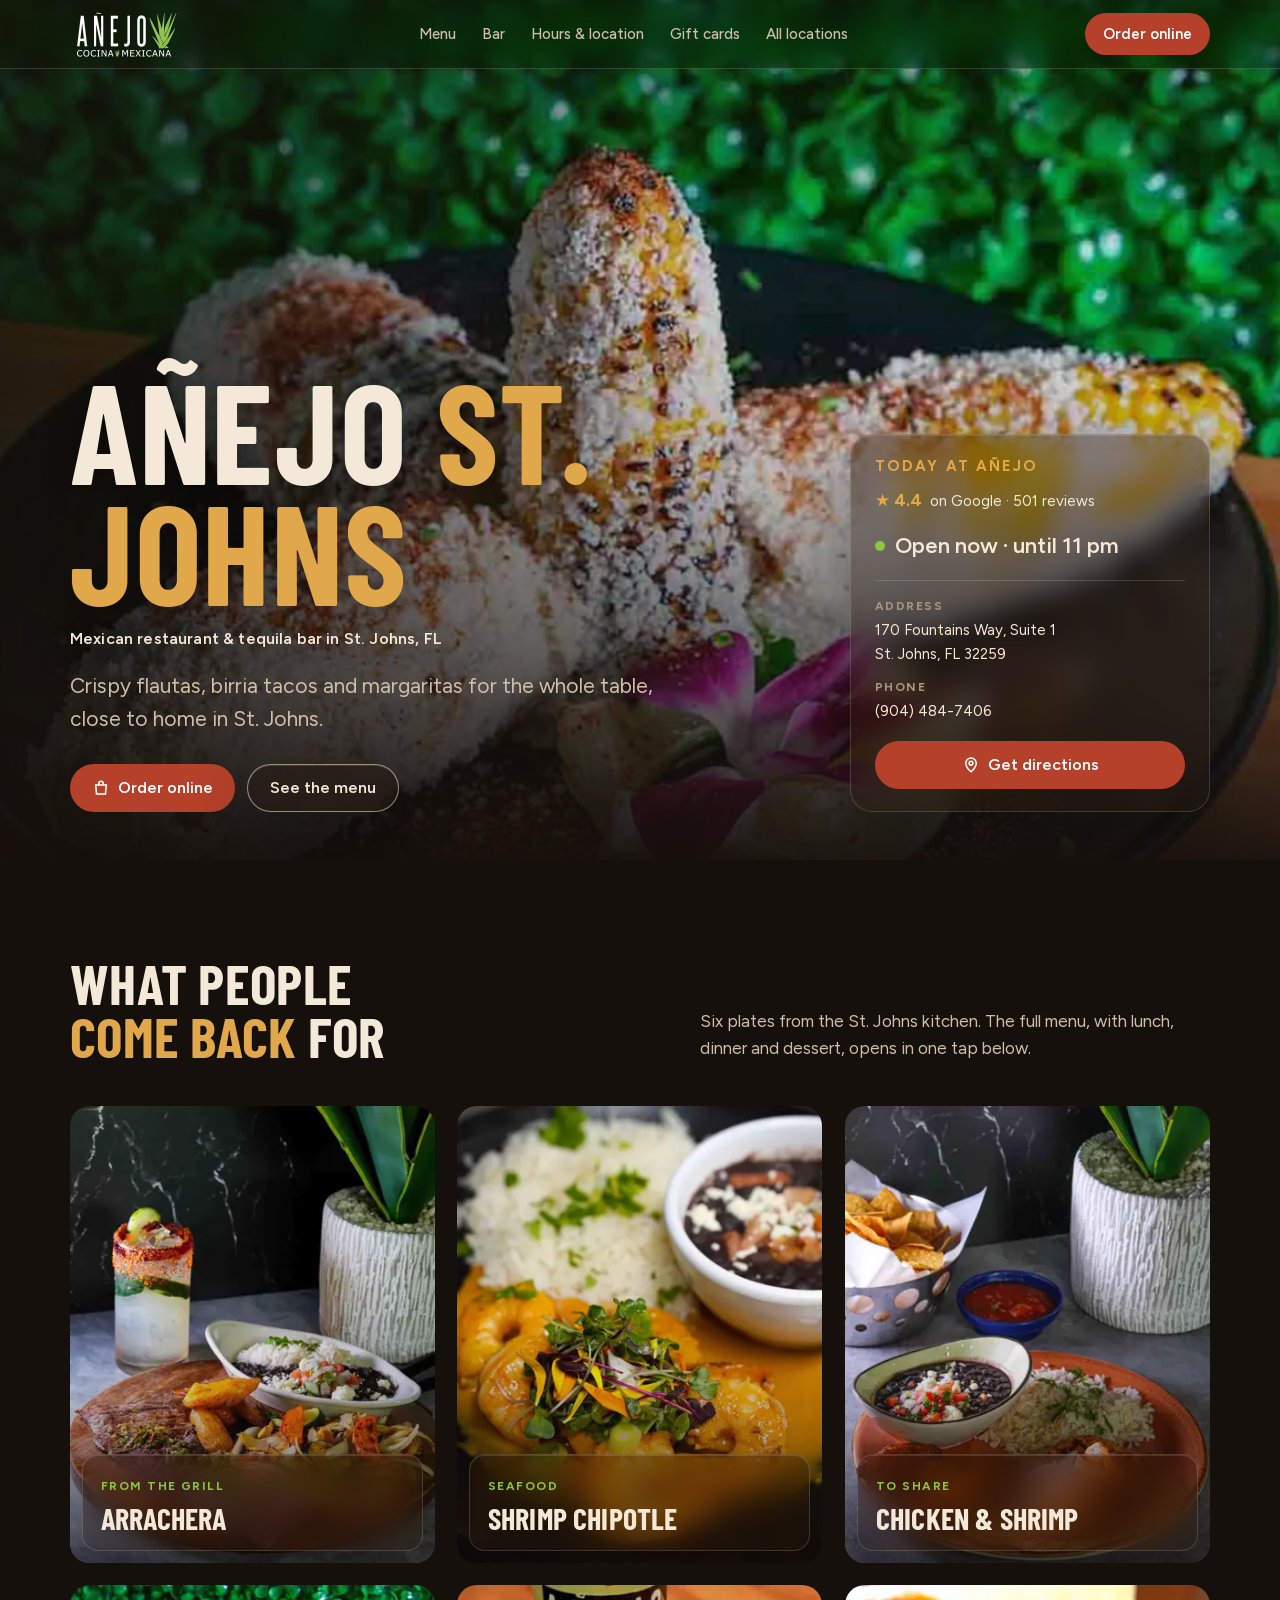
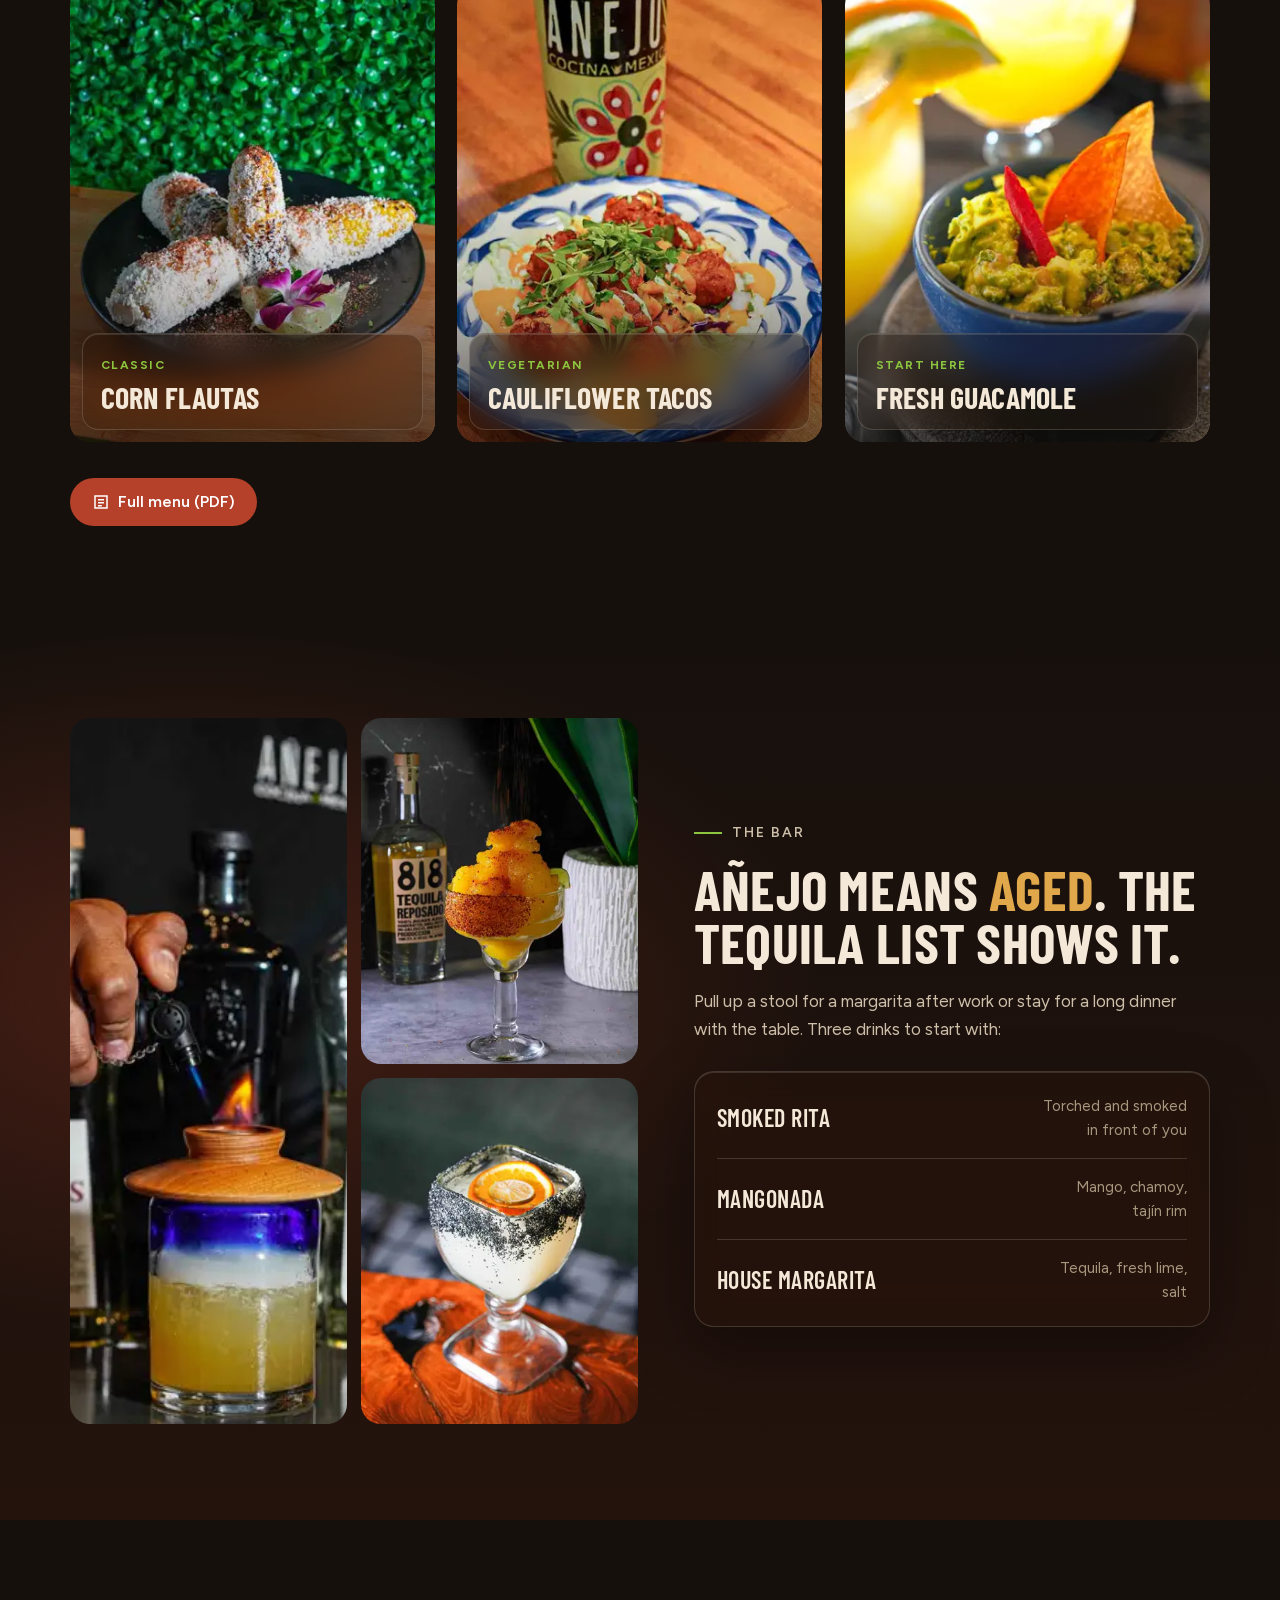
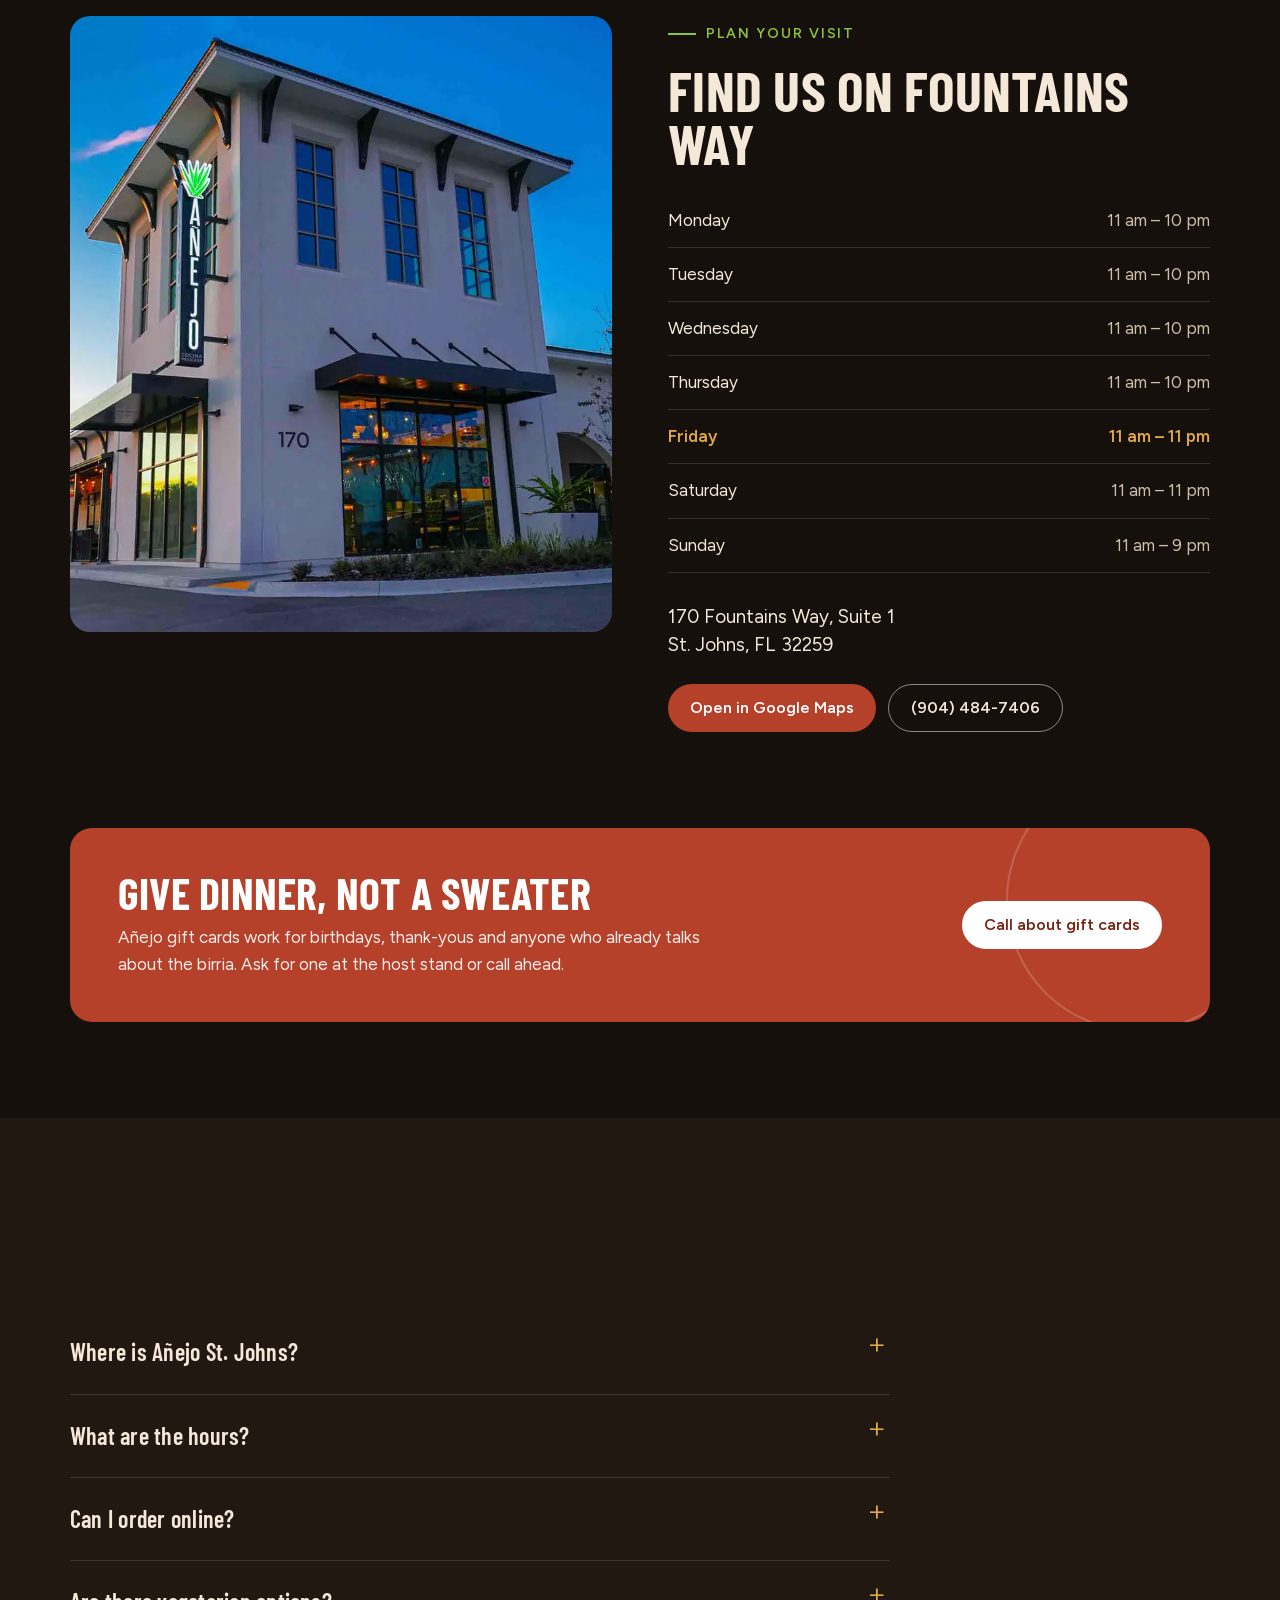
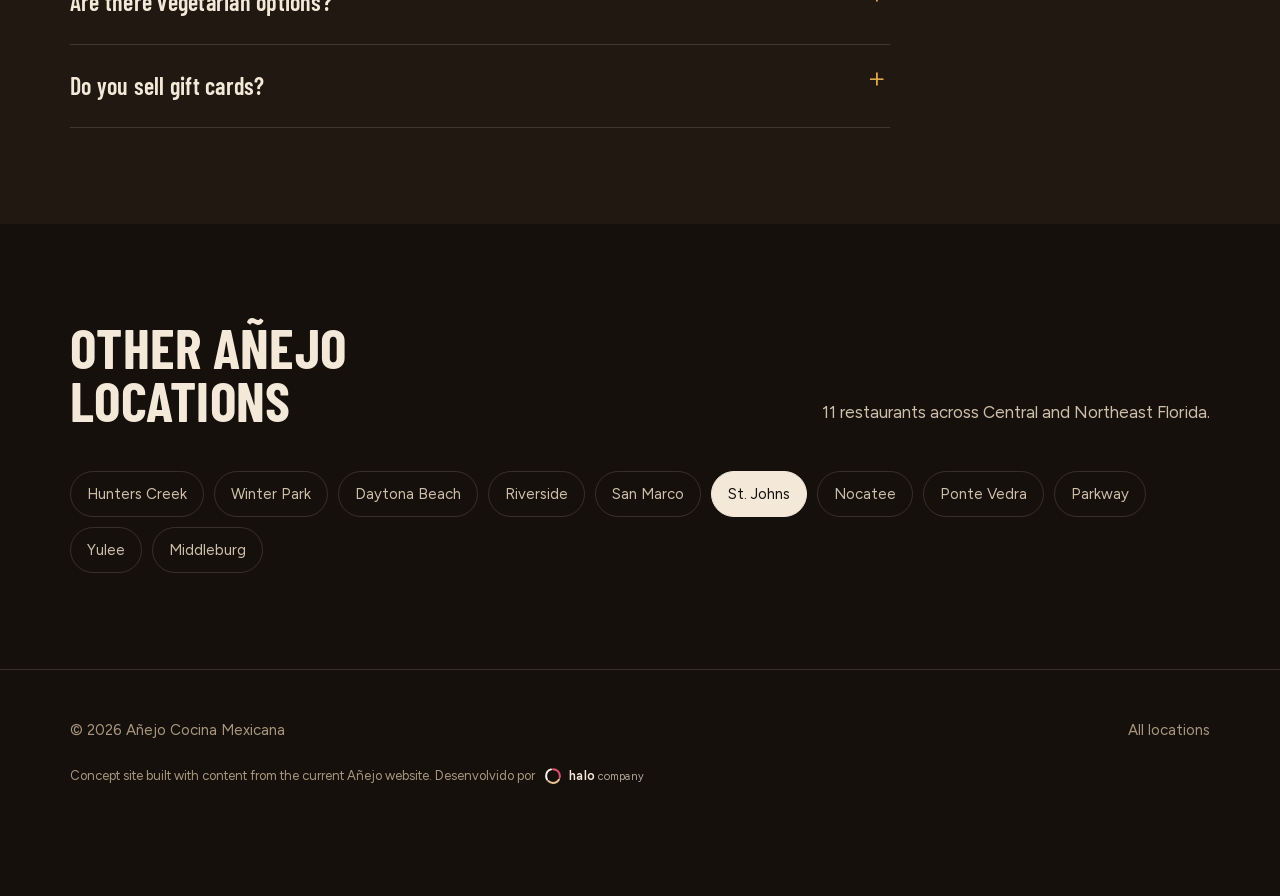
<file: st-johns/index.html>
<!doctype html>
<html lang="en" class="nojs">
<head>
<meta charset="utf-8">
<meta name="viewport" content="width=device-width, initial-scale=1">
<title>Añejo St. Johns | Mexican Restaurant &amp; Tequila Bar in St. Johns, FL</title>
<meta name="description" content="Añejo St. Johns: birria tacos, arrachera, smoked margaritas and a full tequila bar at 170 Fountains Way, Suite 1, St. Johns. Mon–Thu 11 am–10 pm, Fri–Sat 11 am–11 pm, Sun 11 am–9 pm.">
<meta name="robots" content="noindex, nofollow">
<link rel="canonical" href="https://anejococinamexicana.com/anejo-st-johns/">
<meta name="theme-color" content="#16100c">
<link rel="icon" href="data:image/svg+xml,%3Csvg xmlns=%22http://www.w3.org/2000/svg%22 viewBox=%220 0 32 32%22%3E%3Crect width=%2232%22 height=%2232%22 rx=%227%22 fill=%22%2316100c%22/%3E%3Cpath d=%22M16 27 9 9l7 9 7-9z%22 fill=%22%238cc63f%22/%3E%3C/svg%3E">
<meta property="og:type" content="restaurant.restaurant">
<meta property="og:title" content="Añejo St. Johns | Mexican Restaurant &amp;amp; Tequila Bar in St. Johns, FL">
<meta property="og:description" content="Añejo St. Johns: birria tacos, arrachera, smoked margaritas and a full tequila bar at 170 Fountains Way, Suite 1, St. Johns. Mon–Thu 11 am–10 pm, Fri–Sat 11 am–11 pm, Sun 11 am–9 pm.">
<meta property="og:image" content="../assets/hero-flautas-1600.webp">
<link rel="preload" href="../assets/barlow-condensed-700.woff2" as="font" type="font/woff2" crossorigin>
<link rel="preload" href="../assets/figtree.woff2" as="font" type="font/woff2" crossorigin>
<link rel="preload" as="image" href="../assets/hero-flautas-960.webp" imagesrcset="../assets/hero-flautas-960.webp 960w, ../assets/hero-flautas-1600.webp 1600w" imagesizes="100vw" fetchpriority="high">
<style>
@font-face{font-family:"Barlow Condensed";src:url(../assets/barlow-condensed-700.woff2) format("woff2");font-weight:700;font-display:swap}
@font-face{font-family:"Barlow Condensed";src:url(../assets/barlow-condensed-600.woff2) format("woff2");font-weight:600;font-display:swap}
@font-face{font-family:"Figtree";src:url(../assets/figtree.woff2) format("woff2");font-weight:300 800;font-display:swap}
:root{
  --bg:#16100c;--bg-2:#211812;--bg-3:#2c2019;
  --cream:#f4e9d8;--cream-dim:#cdbfa9;--muted:#a8977f;
  --chile:#b5412a;--chile-hi:#c04a30;--agave:#8cc63f;--gold:#e0a84a;
  --line:rgba(244,233,216,.14);
  --display:"Barlow Condensed","Arial Narrow",Impact,sans-serif;
  --glass:rgba(34,22,15,.38);--glass-line:rgba(255,240,220,.16);
  --sans:"Figtree",system-ui,-apple-system,"Segoe UI",Roboto,sans-serif;
  --wrap:1180px;--r:14px;
}
*{box-sizing:border-box}
html{scroll-behavior:smooth;scroll-padding-top:80px;-webkit-text-size-adjust:100%}
@media (prefers-reduced-motion:reduce){html{scroll-behavior:auto}}
body{margin:0;background:var(--bg);color:var(--cream);font:400 17px/1.6 var(--sans)}
img{max-width:100%;height:auto;display:block}
a{color:inherit}
h1,h2,h3{font-family:var(--display);font-weight:700;line-height:.95;margin:0;letter-spacing:.005em;text-transform:uppercase}
.glass{background:var(--glass);-webkit-backdrop-filter:blur(14px) saturate(140%);backdrop-filter:blur(14px) saturate(140%);border:1px solid var(--glass-line);box-shadow:inset 0 1px 0 rgba(255,255,255,.12),0 24px 60px rgba(0,0,0,.35)}
em{font-style:normal;color:var(--gold)}
.wrap{max-width:var(--wrap);margin:0 auto;padding:0 20px}
.skip{position:absolute;left:-9999px}
.skip:focus{left:16px;top:16px;z-index:99;background:var(--cream);color:var(--bg);padding:8px 14px;border-radius:8px}
:focus-visible{outline:3px solid var(--gold);outline-offset:3px}

/* buttons */
.btn{display:inline-flex;align-items:center;justify-content:center;gap:.5em;min-height:48px;padding:0 22px;border-radius:999px;font:600 16px/1 var(--sans);text-decoration:none;white-space:nowrap;transition:background .2s,color .2s,border-color .2s}
.btn svg{width:18px;height:18px;flex:none}
.btn-main{background:var(--chile);color:#fff}
.btn-main:hover{background:var(--chile-hi)}
.btn-line{border:1.5px solid rgba(244,233,216,.55);color:var(--cream)}
.btn-line:hover{border-color:var(--cream);background:rgba(244,233,216,.08)}

/* header */
.top{position:fixed;top:0;left:0;right:0;z-index:20;background:rgba(22,16,12,.35);-webkit-backdrop-filter:blur(18px) saturate(160%);backdrop-filter:blur(18px) saturate(160%);border-bottom:1px solid var(--glass-line);transition:background .3s}
.top.solid{background:rgba(22,16,12,.72)}
.top .wrap{display:flex;align-items:center;justify-content:space-between;height:68px;gap:16px}
.logo img{width:112px;height:49px}
.nav{display:flex;gap:26px;font-size:15px;font-weight:500}
.nav a{text-decoration:none;color:var(--cream-dim)}
.nav a:hover{color:var(--cream)}
.top .btn{min-height:42px;padding:0 18px;font-size:15px}
@media (max-width:860px){.nav{display:none}}

/* hero */
.hero{position:relative;min-height:min(100vh,860px);display:flex;align-items:flex-end;overflow:hidden;padding:0}
.hero picture,.hero picture img{position:absolute;inset:0;width:100%;height:100%;object-fit:cover}
.hero picture img{transform-origin:60% 55%;animation:kb 16s cubic-bezier(.2,.6,.3,1) .4s both}
@keyframes kb{from{transform:scale(1.02)}to{transform:scale(1.12) translate(-1.5%,-1%)}}
.hero::after{content:"";position:absolute;inset:0;background:linear-gradient(180deg,rgba(22,16,12,.45) 0%,rgba(22,16,12,.1) 30%,rgba(22,16,12,.25) 55%,rgba(22,16,12,.96) 100%),linear-gradient(90deg,rgba(22,16,12,.7) 0%,rgba(22,16,12,0) 60%)}
.hero .wrap{position:relative;z-index:1;padding-top:130px;padding-bottom:48px;width:100%;display:grid;grid-template-columns:minmax(0,1fr) 360px;gap:40px;align-items:end}
.kicker{display:inline-flex;align-items:center;gap:10px;font-size:14px;font-weight:600;letter-spacing:.14em;text-transform:uppercase;color:var(--agave);margin:0 0 18px}
.kicker::before{content:"";width:28px;height:2px;background:var(--agave)}
.hero h1{font-size:clamp(64px,11vw,148px);line-height:.86;text-shadow:0 4px 30px rgba(0,0,0,.35)}
.hero h1 small{display:block;font:600 16px/1.4 var(--sans);letter-spacing:.01em;text-transform:none;color:var(--cream);margin-top:18px}
.hero .lead{font-size:clamp(18px,2.2vw,21px);color:var(--cream-dim);max-width:30em;margin:18px 0 28px}
.ctas{display:flex;flex-wrap:wrap;gap:12px}
.tonight{border-radius:22px;padding:24px 24px 22px}
.tonight h2{font-size:15px;font-family:var(--sans);font-weight:700;letter-spacing:.14em;color:var(--gold);margin-bottom:14px}
.status{display:flex;align-items:center;gap:10px;font-size:22px;font-weight:600;color:var(--cream);min-height:30px;margin:0 0 4px}
.dot{width:10px;height:10px;border-radius:50%;background:var(--muted);flex:none}
.status.open .dot{background:var(--agave);box-shadow:0 0 0 0 rgba(140,198,63,.6);animation:pulse 2.2s infinite}
@keyframes pulse{70%{box-shadow:0 0 0 10px rgba(140,198,63,0)}100%{box-shadow:0 0 0 0 rgba(140,198,63,0)}}
.tonight dl{margin:16px 0 18px;padding-top:16px;border-top:1px solid var(--glass-line);display:grid;gap:12px;font-size:15px}
.tonight dt{font-size:12px;font-weight:700;letter-spacing:.12em;text-transform:uppercase;color:var(--muted)}
.tonight dd{margin:2px 0 0;color:var(--cream)}
.tonight dd a{text-decoration:none}
.tonight .btn{width:100%}
@media (max-width:900px){.hero .wrap{grid-template-columns:minmax(0,1fr);gap:28px;padding-top:260px}.hero{min-height:0}}
@media (max-width:480px){.hero h1{font-size:clamp(54px,17vw,72px)}}

/* sections */
section{padding:96px 0}
.head{display:flex;justify-content:space-between;align-items:flex-end;gap:24px;margin-bottom:44px;flex-wrap:wrap}
.head h2{font-size:clamp(34px,5vw,56px);max-width:16ch}
.head p{max-width:30em;color:var(--cream-dim);margin:0}
@media (max-width:760px){section{padding:68px 0}}

/* menu */
.dishes{display:grid;grid-template-columns:repeat(3,1fr);gap:22px;list-style:none;margin:0;padding:0;perspective:1000px}
.dish{position:relative;border-radius:20px;overflow:hidden;aspect-ratio:4/5;background:var(--bg-2);isolation:isolate;transform:rotateX(var(--rx,0deg)) rotateY(var(--ry,0deg)) translateY(var(--ty,0));transition:transform .6s cubic-bezier(.2,.7,.2,1),box-shadow .6s;will-change:transform}
.dish img{position:absolute;inset:0;width:100%;height:100%;object-fit:cover;transition:transform 1.2s cubic-bezier(.2,.7,.2,1),filter .6s}
.dish::before{content:"";position:absolute;inset:0;z-index:1;pointer-events:none;background:radial-gradient(420px circle at var(--mx,50%) var(--my,30%),rgba(255,214,150,.28),transparent 45%);opacity:0;transition:opacity .5s}
.dish::after{content:"";position:absolute;inset:0;z-index:0;background:linear-gradient(180deg,transparent 45%,rgba(22,16,12,.55) 100%)}
.cap{position:absolute;left:12px;right:12px;bottom:12px;z-index:2;border-radius:16px;padding:16px 18px 17px}
.cap h3{font-size:30px;line-height:1}
.cap p{margin:0;color:var(--cream);font-size:15.5px;line-height:1.5;max-height:0;opacity:0;overflow:hidden;transition:max-height .5s ease,opacity .4s ease,margin .5s ease}
.tag{display:inline-block;font-size:12px;font-weight:700;letter-spacing:.12em;text-transform:uppercase;color:var(--agave);margin-bottom:6px}
@media (hover:hover) and (pointer:fine){
  .dish:hover{--ty:-6px;box-shadow:0 34px 70px rgba(0,0,0,.55),0 0 0 1px rgba(224,168,74,.4)}
  .dish:hover img{transform:scale(1.1);filter:saturate(1.18) brightness(1.06) contrast(1.04)}
  .dish:hover::before{opacity:1}
  .dish:hover .cap p{max-height:7em;opacity:1;margin-top:6px}
}
@media (hover:none){.cap p{max-height:none;opacity:1;margin-top:6px}}
@media (max-width:900px){.dishes{grid-template-columns:repeat(2,1fr)}}
@media (max-width:760px){
  .dishes{display:flex;overflow-x:auto;scroll-snap-type:x mandatory;gap:14px;margin:0 -20px;padding:0 20px 10px;scrollbar-width:none}
  .dishes::-webkit-scrollbar{display:none}
  .dish{flex:0 0 80%;scroll-snap-align:center;aspect-ratio:2/3}
  .cap{padding:13px 15px 14px}
  .cap h3{font-size:26px}
  .cap p{font-size:14.5px}
  .js .dish.reveal{opacity:1;transform:none;transition:none}
}
.swipe{display:none;margin-top:14px;font-size:14px;color:var(--muted)}
@media (max-width:760px){.swipe{display:block}}
.menu-links{display:flex;flex-wrap:wrap;gap:12px;margin-top:36px}

/* bar */
.bar{background:radial-gradient(900px 500px at 15% 40%,rgba(181,65,42,.28),transparent 70%),linear-gradient(180deg,var(--bg) 0%,#24130d 100%)}
.bar-grid{display:grid;grid-template-columns:1.1fr 1fr;gap:56px;align-items:center}
.bar-pics{display:grid;grid-template-columns:1fr 1fr;gap:14px}
.ph{border-radius:20px;overflow:hidden;position:relative}
.ph img{width:100%;height:100%;object-fit:cover;aspect-ratio:4/5;transition:transform 1.2s cubic-bezier(.2,.7,.2,1),filter .6s}
.bar-pics .ph:first-child{grid-row:span 2}
.bar-pics .ph:first-child img{aspect-ratio:auto}
@media (hover:hover) and (pointer:fine){.ph:hover img{transform:scale(1.08);filter:saturate(1.15) brightness(1.05)}}
.bar h2{font-size:clamp(34px,5vw,56px);margin-bottom:20px}
.bar p{color:var(--cream-dim)}
.drinks{list-style:none;padding:6px 22px;margin:28px 0 0;border-radius:20px}
.drinks li{display:flex;justify-content:space-between;align-items:center;gap:20px;padding:16px 0;border-bottom:1px solid var(--glass-line)}
.drinks li:last-child{border-bottom:0}
.drinks strong{font-family:var(--display);font-weight:600;font-size:24px;text-transform:uppercase;letter-spacing:.02em}
.drinks span{color:var(--muted);font-size:15px;text-align:right}
@media (max-width:900px){.bar-grid{grid-template-columns:1fr;gap:36px}}

/* visit */
.visit-grid{display:grid;grid-template-columns:1fr 1fr;gap:56px;align-items:start}
.visit-photo{border-radius:20px}
.visit-photo img{aspect-ratio:1200/1363}
.hours{width:100%;border-collapse:collapse;margin:24px 0 30px;font-size:17px}
.hours th,.hours td{padding:13px 0;border-bottom:1px solid var(--line);text-align:left;font-weight:400}
.hours td{text-align:right;color:var(--cream-dim)}
.hours tr.today th,.hours tr.today td{color:var(--gold);font-weight:600}
.addr{font-style:normal;font-size:19px;line-height:1.5}
.visit h2{font-size:clamp(34px,5vw,56px)}
@media (max-width:900px){.visit-grid{grid-template-columns:1fr;gap:36px}}

/* reveal */
.js .reveal{opacity:0;transform:translateY(30px);transition:opacity .9s ease,transform .9s cubic-bezier(.2,.7,.2,1);transition-delay:var(--d,0s)}
.js .reveal.in{opacity:1;transform:none}
.js .dish.reveal.in{transform:rotateX(var(--rx,0deg)) rotateY(var(--ry,0deg)) translateY(var(--ty,0))}
@media (prefers-reduced-motion:reduce){.hero picture img,.status.open .dot{animation:none}.js .reveal{opacity:1;transform:none;transition:none}.dish,.dish img,.ph img{transition:none}}

/* gift */
.gift{padding:0 0 96px}
.gift-card{display:grid;grid-template-columns:1fr auto;gap:28px;align-items:center;background:var(--chile);color:#fff;border-radius:22px;padding:44px 48px;position:relative;overflow:hidden}
.gift-card::after{content:"";position:absolute;right:-60px;top:-60px;width:260px;height:260px;border-radius:50%;border:2px solid rgba(255,255,255,.18)}
.gift-card h2{font-size:clamp(30px,4vw,44px);margin-bottom:10px}
.gift-card p{margin:0;max-width:36em;color:rgba(255,255,255,.9)}
.gift-card .btn{background:#fff;color:#7a2312;position:relative;z-index:1}
@media (max-width:760px){.gift-card{grid-template-columns:1fr;padding:32px 24px}}

/* faq */
.faq{background:var(--bg-2)}
.faq-list{max-width:820px}
.faq details{border-bottom:1px solid var(--line)}
.faq summary{cursor:pointer;list-style:none;padding:22px 40px 22px 0;font-family:var(--display);font-weight:600;font-size:24px;letter-spacing:.01em;position:relative}
.faq summary::-webkit-details-marker{display:none}
.faq summary::after{content:"+";position:absolute;right:4px;top:18px;font:300 30px/1 var(--sans);color:var(--gold)}
.faq details[open] summary::after{content:"–"}
.faq details p{margin:0 0 22px;color:var(--cream-dim);max-width:44em}

/* locations */
.locs{display:flex;flex-wrap:wrap;gap:10px;list-style:none;padding:0;margin:0}
.locs a{display:inline-block;padding:10px 16px;border:1px solid var(--line);border-radius:999px;text-decoration:none;font-size:15px;color:var(--cream-dim)}
.locs a:hover{border-color:var(--cream);color:var(--cream)}
.locs a[aria-current]{background:var(--cream);color:var(--bg);border-color:var(--cream)}

/* footer */
footer{border-top:1px solid var(--line);padding:48px 0 110px;font-size:15px;color:var(--muted)}
footer .wrap{display:flex;flex-wrap:wrap;justify-content:space-between;gap:24px;align-items:center}
footer nav{display:flex;gap:18px}
footer nav a{text-decoration:none}
footer nav a:hover{color:var(--cream)}
.desenvolvido{display:inline-flex;align-items:center;gap:8px}
.halo-credit{display:inline-flex;align-items:center;gap:6px;text-decoration:none;color:var(--cream)}
.halo-nome{font-weight:600;letter-spacing:.02em}
.halo-nome small{font-weight:400;opacity:.7}
.nota{width:100%;font-size:13px;margin:0}

/* mobile action bar */
.actionbar{position:fixed;left:0;right:0;bottom:0;z-index:30;display:none;grid-template-columns:repeat(3,1fr);background:rgba(22,16,12,.96);border-top:1px solid var(--line);padding:8px 8px calc(8px + env(safe-area-inset-bottom))}
.actionbar a{display:flex;flex-direction:column;align-items:center;gap:3px;padding:6px 0;text-decoration:none;font-size:13px;font-weight:600;color:var(--cream)}
.actionbar a svg{width:22px;height:22px;color:var(--gold)}
.actionbar a.hot svg{color:var(--chile-hi)}
@media (max-width:760px){.actionbar{display:grid}.top .btn{display:none}}

/* hub: locations grid */
.region{margin-top:64px}
.region:first-of-type{margin-top:0}
.region h2{font-size:clamp(28px,4vw,40px);margin-bottom:24px}
.region h2 small{display:block;font:500 16px/1.4 var(--sans);text-transform:none;color:var(--cream-dim);margin-top:8px;letter-spacing:0}
.loc-grid{display:grid;grid-template-columns:repeat(3,1fr);gap:22px;list-style:none;margin:0;padding:0;perspective:1000px}
.loc{position:relative;border-radius:20px;overflow:hidden;aspect-ratio:4/5;background:var(--bg-2);isolation:isolate;transform:rotateX(var(--rx,0deg)) rotateY(var(--ry,0deg)) translateY(var(--ty,0));transition:transform .6s cubic-bezier(.2,.7,.2,1),box-shadow .6s}
.loc img{position:absolute;inset:0;width:100%;height:100%;object-fit:cover;transition:transform 1.2s cubic-bezier(.2,.7,.2,1),filter .6s}
.loc::before{content:"";position:absolute;inset:0;z-index:1;pointer-events:none;background:radial-gradient(420px circle at var(--mx,50%) var(--my,30%),rgba(255,214,150,.25),transparent 45%);opacity:0;transition:opacity .5s}
.loc a{position:absolute;inset:0;z-index:3;text-decoration:none}
.loc .cap{display:flex;justify-content:space-between;align-items:flex-end;gap:12px}
.loc .cap p{max-height:none;opacity:1;margin-top:4px;color:var(--cream-dim);font-size:14.5px}
.loc .go{flex:none;width:42px;height:42px;border-radius:50%;background:var(--chile);display:grid;place-items:center;transition:transform .4s}
.loc .go svg{width:18px;height:18px;color:#fff}
.loc .rate{position:absolute;top:14px;left:14px;z-index:2;border-radius:999px;padding:6px 12px;font-size:13.5px;font-weight:600}
.loc .rate b{color:var(--gold)}
@media (hover:hover) and (pointer:fine){
  .loc:hover{--ty:-6px;box-shadow:0 34px 70px rgba(0,0,0,.55),0 0 0 1px rgba(224,168,74,.4)}
  .loc:hover img{transform:scale(1.08);filter:saturate(1.15) brightness(1.05)}
  .loc:hover::before{opacity:1}
  .loc:hover .go{transform:translateX(4px)}
}
@media (max-width:900px){.loc-grid{grid-template-columns:repeat(2,1fr)}}
@media (max-width:560px){.loc-grid{grid-template-columns:1fr}.loc{aspect-ratio:4/3.4}}
.hub-hero .wrap{grid-template-columns:minmax(0,1fr)}
.hub-hero .lead{max-width:36em}
.rating{display:inline-flex;align-items:center;gap:8px;margin:0 0 14px;font-size:15px;color:var(--cream)}
.rating b{color:var(--gold);font-size:17px}
.hh{margin:10px 0 0;font-size:14.5px;color:var(--agave);font-weight:600}

</style>
<script type="application/ld+json">
{
 "@context": "https://schema.org",
 "@graph": [
  {
   "@type": "Restaurant",
   "@id": "https://anejococinamexicana.com/anejo-st-johns/#restaurant",
   "name": "Añejo Cocina Mexicana – St. Johns",
   "url": "https://anejococinamexicana.com/anejo-st-johns/",
   "telephone": "+19044847406",
   "servesCuisine": [
    "Mexican"
   ],
   "priceRange": "$$",
   "address": {
    "@type": "PostalAddress",
    "streetAddress": "170 Fountains Way, Suite 1",
    "addressLocality": "St. Johns",
    "addressRegion": "FL",
    "postalCode": "32259",
    "addressCountry": "US"
   },
   "geo": {
    "@type": "GeoCoordinates",
    "latitude": 30.0687273,
    "longitude": -81.4960496
   },
   "hasMap": "https://www.google.com/maps?cid=11702386323355218266",
   "openingHoursSpecification": [
    {
     "@type": "OpeningHoursSpecification",
     "dayOfWeek": [
      "Monday",
      "Tuesday",
      "Wednesday",
      "Thursday"
     ],
     "opens": "11:00",
     "closes": "22:00"
    },
    {
     "@type": "OpeningHoursSpecification",
     "dayOfWeek": [
      "Friday",
      "Saturday"
     ],
     "opens": "11:00",
     "closes": "23:00"
    },
    {
     "@type": "OpeningHoursSpecification",
     "dayOfWeek": [
      "Sunday"
     ],
     "opens": "11:00",
     "closes": "21:00"
    }
   ],
   "hasMenu": "https://anejococinamexicana.com/wp-content/uploads/2026/07/anejo-2026-new-menu.pdf",
   "potentialAction": {
    "@type": "OrderAction",
    "target": "https://oo.viguest.com/?siteName=Anejostjohns"
   },
   "sameAs": [
    "https://www.facebook.com/anejococinastjohns",
    "https://www.instagram.com/anejococinastjohns"
   ],
   "parentOrganization": {
    "@type": "Organization",
    "name": "Añejo Cocina Mexicana",
    "url": "https://anejococinamexicana.com/"
   }
  },
  {
   "@type": "BreadcrumbList",
   "itemListElement": [
    {
     "@type": "ListItem",
     "position": 1,
     "name": "Home",
     "item": "https://anejococinamexicana.com/"
    },
    {
     "@type": "ListItem",
     "position": 2,
     "name": "Locations",
     "item": "https://anejococinamexicana.com/locations/"
    },
    {
     "@type": "ListItem",
     "position": 3,
     "name": "St. Johns"
    }
   ]
  },
  {
   "@type": "FAQPage",
   "mainEntity": [
    {
     "@type": "Question",
     "name": "Where is Añejo St. Johns?",
     "acceptedAnswer": {
      "@type": "Answer",
      "text": "170 Fountains Way, Suite 1, St. Johns, FL 32259, on Fountains Way."
     }
    },
    {
     "@type": "Question",
     "name": "What are the hours?",
     "acceptedAnswer": {
      "@type": "Answer",
      "text": "Monday to Thursday from 11 am to 10 pm, Friday to Saturday from 11 am to 11 pm, and Sunday from 11 am to 9 pm."
     }
    },
    {
     "@type": "Question",
     "name": "Can I order online?",
     "acceptedAnswer": {
      "@type": "Answer",
      "text": "Yes. Order pickup online through the Añejo St. Johns ordering page, or call (904) 484-7406."
     }
    },
    {
     "@type": "Question",
     "name": "Are there vegetarian options?",
     "acceptedAnswer": {
      "@type": "Answer",
      "text": "Yes. The cauliflower tacos are vegetarian, and the guacamole, made to order, is a good start for any table."
     }
    },
    {
     "@type": "Question",
     "name": "Do you sell gift cards?",
     "acceptedAnswer": {
      "@type": "Answer",
      "text": "Yes. Añejo gift cards are available at the restaurant."
     }
    }
   ]
  }
 ]
}
</script>
</head>
<body>
<a class="skip" href="#main">Skip to content</a>
<header class="top">
  <div class="wrap">
    <a class="logo" href="../" aria-label="Añejo Cocina Mexicana, all locations"><img src="../assets/logo-224.webp" width="112" height="49" alt="Añejo Cocina Mexicana"></a>
    <nav class="nav" aria-label="Main"><a href="#menu">Menu</a><a href="#bar">Bar</a><a href="#visit">Hours &amp; location</a><a href="#gift">Gift cards</a><a href="../#locations">All locations</a></nav>
    <a class="btn btn-main" href="https://oo.viguest.com/?siteName=Anejostjohns" target="_blank" rel="noopener">Order online</a>
  </div>
</header>

<main id="main">
  <section class="hero" aria-labelledby="h1">
    <picture>
      <img src="../assets/hero-flautas-960.webp" srcset="../assets/hero-flautas-960.webp 960w, ../assets/hero-flautas-1600.webp 1600w" sizes="100vw" width="1600" height="1200" alt="Crispy corn flautas topped with cream and cheese" fetchpriority="high">
    </picture>
    <div class="wrap">
      <div>
        <h1 id="h1">Añejo <em>St. Johns</em><small>Mexican restaurant &amp; tequila bar in St. Johns, FL</small></h1>
        <p class="lead">Crispy flautas, birria tacos and margaritas for the whole table, close to home in St. Johns.</p>
        <div class="ctas">
          <a class="btn btn-main" href="https://oo.viguest.com/?siteName=Anejostjohns" target="_blank" rel="noopener"><svg viewBox="0 0 24 24" fill="none" stroke="currentColor" stroke-width="2" aria-hidden="true"><path d="M5 8h14l-1 12H6z"/><path d="M9 8V6a3 3 0 0 1 6 0v2"/></svg>Order online</a>
          <a class="btn btn-line glass" href="#menu">See the menu</a>
        </div>
      </div>
      <aside class="tonight glass" aria-label="Today at Añejo St. Johns">
        <h2>Today at Añejo</h2>
        <p class="rating"><b>★ 4.4</b> on Google · 501 reviews</p>
        <p class="status" data-horas='[[660,1260],[660,1320],[660,1320],[660,1320],[660,1320],[660,1380],[660,1380]]' aria-live="polite"><span class="dot"></span><span class="st">Mon–Thu 11 am–10 pm</span></p>
        
        <dl>
          <div><dt>Address</dt><dd>170 Fountains Way, Suite 1<br>St. Johns, FL 32259</dd></div>
          <div><dt>Phone</dt><dd><a href="tel:+19044847406">(904) 484-7406</a></dd></div>
        </dl>
        <a class="btn btn-main" href="https://www.google.com/maps?cid=11702386323355218266" target="_blank" rel="noopener"><svg viewBox="0 0 24 24" fill="none" stroke="currentColor" stroke-width="2" aria-hidden="true"><path d="M12 21s-7-6.2-7-11.5A7 7 0 0 1 19 9.5C19 14.8 12 21 12 21z"/><circle cx="12" cy="9.5" r="2.5"/></svg>Get directions</a>
      </aside>
    </div>
  </section>

  <section id="menu" aria-labelledby="menu-h">
    <div class="wrap">
      <div class="head reveal">
        <h2 id="menu-h">What people <em>come back</em> for</h2>
        <p>Six plates from the St. Johns kitchen. The full menu, with lunch, dinner and dessert, opens in one tap below.</p>
      </div>
      <ul class="dishes">
        <li class="dish reveal" style="--d:0.00s">
          <img src="../assets/arrachera-400.webp" srcset="../assets/arrachera-260.webp 260w, ../assets/arrachera-400.webp 400w, ../assets/arrachera-720.webp 720w" sizes="(max-width:760px) 80vw, (max-width:900px) 50vw, 380px" width="720" height="900" alt="Arrachera skirt steak sliced on a plate" loading="lazy">
          <div class="cap glass"><span class="tag">From the grill</span><h3>Arrachera</h3><p>Marinated skirt steak, grilled and sliced, served with rice, beans and tortillas.</p></div>
        </li>
        <li class="dish reveal" style="--d:0.08s">
          <img src="../assets/shrimp-chipotle-400.webp" srcset="../assets/shrimp-chipotle-260.webp 260w, ../assets/shrimp-chipotle-400.webp 400w, ../assets/shrimp-chipotle-720.webp 720w" sizes="(max-width:760px) 80vw, (max-width:900px) 50vw, 380px" width="720" height="900" alt="Shrimp in chipotle cream sauce" loading="lazy">
          <div class="cap glass"><span class="tag">Seafood</span><h3>Shrimp Chipotle</h3><p>Shrimp in a smoky chipotle cream. Ask for extra tortillas to clean the plate.</p></div>
        </li>
        <li class="dish reveal" style="--d:0.16s">
          <img src="../assets/chicken-shrimp-400.webp" srcset="../assets/chicken-shrimp-260.webp 260w, ../assets/chicken-shrimp-400.webp 400w, ../assets/chicken-shrimp-720.webp 720w" sizes="(max-width:760px) 80vw, (max-width:900px) 50vw, 380px" width="720" height="900" alt="Grilled chicken and shrimp platter with peppers and onions" loading="lazy">
          <div class="cap glass"><span class="tag">To share</span><h3>Chicken &amp; Shrimp</h3><p>Grilled chicken and shrimp over peppers and onions, sizzling when it lands.</p></div>
        </li>
        <li class="dish reveal" style="--d:0.00s">
          <img src="../assets/flautas-400.webp" srcset="../assets/flautas-260.webp 260w, ../assets/flautas-400.webp 400w, ../assets/flautas-720.webp 720w" sizes="(max-width:760px) 80vw, (max-width:900px) 50vw, 380px" width="720" height="900" alt="Crispy corn flautas topped with cream and cheese" loading="lazy">
          <div class="cap glass"><span class="tag">Classic</span><h3>Corn Flautas</h3><p>Rolled corn tortillas fried crisp, topped with crema, cheese and salsa.</p></div>
        </li>
        <li class="dish reveal" style="--d:0.08s">
          <img src="../assets/cauliflower-tacos-400.webp" srcset="../assets/cauliflower-tacos-260.webp 260w, ../assets/cauliflower-tacos-400.webp 400w, ../assets/cauliflower-tacos-720.webp 720w" sizes="(max-width:760px) 80vw, (max-width:900px) 50vw, 380px" width="720" height="900" alt="Cauliflower tacos with fresh toppings" loading="lazy">
          <div class="cap glass"><span class="tag">Vegetarian</span><h3>Cauliflower Tacos</h3><p>Roasted cauliflower in corn tortillas. The meat-free pick that nobody treats as second best.</p></div>
        </li>
        <li class="dish reveal" style="--d:0.16s">
          <img src="../assets/guacamole-400.webp" srcset="../assets/guacamole-260.webp 260w, ../assets/guacamole-400.webp 400w, ../assets/guacamole-720.webp 720w" sizes="(max-width:760px) 80vw, (max-width:900px) 50vw, 380px" width="720" height="900" alt="Fresh guacamole in a stone bowl with tortilla chips" loading="lazy">
          <div class="cap glass"><span class="tag">Start here</span><h3>Fresh Guacamole</h3><p>Made to order with ripe avocado, onion, cilantro and lime.</p></div>
        </li>
      </ul>
      <p class="swipe" aria-hidden="true">Swipe for more →</p>
      <div class="menu-links"><a class="btn btn-main" href="https://anejococinamexicana.com/wp-content/uploads/2026/07/anejo-2026-new-menu.pdf" target="_blank" rel="noopener"><svg viewBox="0 0 24 24" fill="none" stroke="currentColor" stroke-width="2" aria-hidden="true"><path d="M4 4h16v16H4z"/><path d="M8 9h8M8 13h8M8 17h5"/></svg>Full menu (PDF)</a></div>
    </div>
  </section>

  <section id="bar" class="bar" aria-labelledby="bar-h">
    <div class="wrap bar-grid">
      <div class="bar-pics reveal">
        <div class="ph"><img src="../assets/smoked-rita-400.webp" srcset="../assets/smoked-rita-400.webp 400w, ../assets/smoked-rita-720.webp 720w" sizes="(max-width:900px) 50vw, 300px" width="720" height="900" alt="Smoked margarita being torched next to tequila bottles" loading="lazy"></div>
        <div class="ph"><img src="../assets/mangonada-400.webp" srcset="../assets/mangonada-400.webp 400w, ../assets/mangonada-720.webp 720w" sizes="(max-width:900px) 50vw, 300px" width="720" height="900" alt="Mangonada with chamoy and tajín rim" loading="lazy"></div>
        <div class="ph"><img src="../assets/house-margarita-400.webp" srcset="../assets/house-margarita-400.webp 400w, ../assets/house-margarita-720.webp 720w" sizes="(max-width:900px) 50vw, 300px" width="720" height="900" alt="House margarita with salted rim and lime" loading="lazy"></div>
      </div>
      <div>
        <p class="kicker">The bar</p>
        <h2 id="bar-h">Añejo means <em>aged</em>. The tequila list shows it.</h2>
        <p>Pull up a stool for a margarita after work or stay for a long dinner with the table. Three drinks to start with:</p>
        <ul class="drinks glass">
          <li><strong>Smoked Rita</strong><span>Torched and smoked<br>in front of you</span></li>
          <li><strong>Mangonada</strong><span>Mango, chamoy,<br>tajín rim</span></li>
          <li><strong>House Margarita</strong><span>Tequila, fresh lime,<br>salt</span></li>
        </ul>
      </div>
    </div>
  </section>

  <section id="visit" class="visit" aria-labelledby="visit-h">
    <div class="wrap visit-grid">
      <div class="visit-photo ph reveal">
        <img src="../assets/fachada-st-johns-480.webp" srcset="../assets/fachada-st-johns-480.webp 480w, ../assets/fachada-st-johns-800.webp 800w" sizes="(max-width:900px) 100vw, 560px" width="800" height="909" alt="Añejo St. Johns storefront" loading="lazy">
      </div>
      <div>
        <p class="kicker">Plan your visit</p>
        <h2 id="visit-h">Find us on Fountains Way</h2>
        <table class="hours" aria-label="Opening hours">
          <tbody>
            <tr data-d="1"><th scope="row">Monday</th><td>11 am – 10 pm</td></tr>
            <tr data-d="2"><th scope="row">Tuesday</th><td>11 am – 10 pm</td></tr>
            <tr data-d="3"><th scope="row">Wednesday</th><td>11 am – 10 pm</td></tr>
            <tr data-d="4"><th scope="row">Thursday</th><td>11 am – 10 pm</td></tr>
            <tr data-d="5"><th scope="row">Friday</th><td>11 am – 11 pm</td></tr>
            <tr data-d="6"><th scope="row">Saturday</th><td>11 am – 11 pm</td></tr>
            <tr data-d="0"><th scope="row">Sunday</th><td>11 am – 9 pm</td></tr>
          </tbody>
        </table>
        <address class="addr">170 Fountains Way, Suite 1<br>St. Johns, FL 32259</address>
        <div class="ctas" style="margin-top:24px">
          <a class="btn btn-main" href="https://www.google.com/maps?cid=11702386323355218266" target="_blank" rel="noopener">Open in Google Maps</a>
          <a class="btn btn-line" href="tel:+19044847406">(904) 484-7406</a>
        </div>
      </div>
    </div>
  </section>

  <div class="gift" id="gift">
    <div class="wrap">
      <div class="gift-card">
        <div>
          <h2>Give dinner, not a sweater</h2>
          <p>Añejo gift cards work for birthdays, thank-yous and anyone who already talks about the birria. Ask for one at the host stand or call ahead.</p>
        </div>
        <a class="btn" href="tel:+19044847406">Call about gift cards</a>
      </div>
    </div>
  </div>

  <section class="faq" aria-labelledby="faq-h">
    <div class="wrap">
      <div class="head reveal"><h2 id="faq-h">Good to know</h2></div>
      <div class="faq-list">
        <details><summary>Where is Añejo St. Johns?</summary><p>170 Fountains Way, Suite 1, St. Johns, FL 32259, on Fountains Way.</p></details>
        <details><summary>What are the hours?</summary><p>Monday to Thursday from 11 am to 10 pm, Friday to Saturday from 11 am to 11 pm, and Sunday from 11 am to 9 pm.</p></details>
        <details><summary>Can I order online?</summary><p>Yes. Order pickup online through the Añejo St. Johns ordering page, or call (904) 484-7406.</p></details>
        <details><summary>Are there vegetarian options?</summary><p>Yes. The cauliflower tacos are vegetarian, and the guacamole, made to order, is a good start for any table.</p></details>
        <details><summary>Do you sell gift cards?</summary><p>Yes. Añejo gift cards are available at the restaurant.</p></details>
      </div>
    </div>
  </section>

  <section id="locations" aria-labelledby="loc-h">
    <div class="wrap">
      <div class="head reveal"><h2 id="loc-h">Other Añejo locations</h2><p>11 restaurants across Central and Northeast Florida.</p></div>
      <ul class="locs">
        <li><a href="../hunters-creek/">Hunters Creek</a></li>
        <li><a href="../winter-park/">Winter Park</a></li>
        <li><a href="../daytona-beach/">Daytona Beach</a></li>
        <li><a href="../riverside/">Riverside</a></li>
        <li><a href="../san-marco/">San Marco</a></li>
        <li><a href="../st-johns/" aria-current="page">St. Johns</a></li>
        <li><a href="../nocatee/">Nocatee</a></li>
        <li><a href="../ponte-vedra/">Ponte Vedra</a></li>
        <li><a href="../parkway/">Parkway</a></li>
        <li><a href="../yulee/">Yulee</a></li>
        <li><a href="../middleburg/">Middleburg</a></li>
      </ul>
    </div>
  </section>
</main>

<footer>
  <div class="wrap">
    <span>© 2026 Añejo Cocina Mexicana</span>
    <nav aria-label="Site"><a href="../">All locations</a></nav>
    <p class="nota">Concept site built with content from the current Añejo website. <span class="desenvolvido">Desenvolvido por <a href="https://haloconsulting.com.br/" target="_blank" rel="noopener" class="halo-credit"><svg viewBox="0 0 32 32" width="20" height="20" aria-hidden="true"><g transform="rotate(-90 16 16)" fill="none" stroke-width="3.2" stroke-linecap="round"><circle cx="16" cy="16" r="11" pathLength="300" stroke="#E0506F" stroke-dasharray="86 214"/><circle cx="16" cy="16" r="11" pathLength="300" stroke="#E7C493" stroke-dasharray="86 214" stroke-dashoffset="-100"/><circle cx="16" cy="16" r="11" pathLength="300" stroke="#F8F3EB" stroke-dasharray="86 214" stroke-dashoffset="-200"/></g></svg><span class="halo-nome">halo <small>company</small></span></a></span></p>
  </div>
</footer>

<nav class="actionbar" aria-label="Quick actions" style="grid-template-columns:repeat(4,1fr)">
  <a class="hot" href="tel:+19044847406"><svg viewBox="0 0 24 24" fill="none" stroke="currentColor" stroke-width="2" aria-hidden="true"><path d="M5 4h4l2 5-2.5 1.5a11 11 0 0 0 5 5L15 13l5 2v4a2 2 0 0 1-2 2A16 16 0 0 1 3 6a2 2 0 0 1 2-2"/></svg>Call</a>
  <a href="https://oo.viguest.com/?siteName=Anejostjohns" target="_blank" rel="noopener"><svg viewBox="0 0 24 24" fill="none" stroke="currentColor" stroke-width="2" aria-hidden="true"><path d="M5 8h14l-1 12H6z"/><path d="M9 8V6a3 3 0 0 1 6 0v2"/></svg>Order</a>
  <a href="#menu"><svg viewBox="0 0 24 24" fill="none" stroke="currentColor" stroke-width="2" aria-hidden="true"><path d="M4 4h16v16H4z"/><path d="M8 9h8M8 13h8M8 17h5"/></svg>Menu</a>
  <a href="https://www.google.com/maps?cid=11702386323355218266" target="_blank" rel="noopener"><svg viewBox="0 0 24 24" fill="none" stroke="currentColor" stroke-width="2" aria-hidden="true"><path d="M12 21s-7-6.2-7-11.5A7 7 0 0 1 19 9.5C19 14.8 12 21 12 21z"/><circle cx="12" cy="9.5" r="2.5"/></svg>Directions</a>
</nav>
<script>
(function(){
  var d=document.documentElement;d.classList.remove('nojs');d.classList.add('js');
  var top=document.querySelector('.top');
  var onS=function(){top.classList.toggle('solid',scrollY>60)};onS();addEventListener('scroll',onS,{passive:true});
  var p;try{p=new Intl.DateTimeFormat('en-US',{timeZone:'America/New_York',weekday:'short',hour:'numeric',minute:'numeric',hour12:false}).formatToParts(new Date());}catch(e){}
  if(p){
    var g=function(t){for(var i=0;i<p.length;i++)if(p[i].type===t)return p[i].value};
    var dia=['Sun','Mon','Tue','Wed','Thu','Fri','Sat'].indexOf(g('weekday')),min=(parseInt(g('hour'),10)%24)*60+parseInt(g('minute'),10);
    var fmt=function(x){var h=Math.floor(x/60),mm=x%60,s=h>=12&&h<24?'pm':'am';h=h%12||12;return h+(mm?':'+(mm<10?'0':'')+mm:'')+' '+s};
    document.querySelectorAll('[data-horas]').forEach(function(el){
      var H=JSON.parse(el.getAttribute('data-horas')),o=H[dia],txt=el.querySelector('.st');
      if(min>=o[0]&&min<o[1]){el.classList.add('open');txt.textContent='Open now · until '+fmt(o[1]);}
      else txt.textContent=min<o[0]?'Opens today at '+fmt(o[0]):'Closed · opens tomorrow '+fmt(H[(dia+1)%7][0]);
    });
    var row=document.querySelector('.hours tr[data-d="'+dia+'"]');if(row)row.className='today';
  }
  var rm=matchMedia('(prefers-reduced-motion: reduce)').matches,els=document.querySelectorAll('.reveal');
  if(rm||!('IntersectionObserver' in window)){els.forEach(function(e){e.classList.add('in')});}
  else{var io=new IntersectionObserver(function(es){es.forEach(function(e){if(e.isIntersecting){e.target.classList.add('in');io.unobserve(e.target)}})},{rootMargin:'0px 0px -8% 0px'});els.forEach(function(e){io.observe(e)});}
  if(rm||!matchMedia('(hover:hover) and (pointer:fine)').matches)return;
  document.querySelectorAll('.dish,.loc').forEach(function(c){
    c.addEventListener('pointermove',function(e){var r=c.getBoundingClientRect(),x=(e.clientX-r.left)/r.width,y=(e.clientY-r.top)/r.height;
      c.style.setProperty('--ry',((x-.5)*8).toFixed(2)+'deg');c.style.setProperty('--rx',((.5-y)*8).toFixed(2)+'deg');
      c.style.setProperty('--mx',(x*100).toFixed(1)+'%');c.style.setProperty('--my',(y*100).toFixed(1)+'%');});
    c.addEventListener('pointerleave',function(){c.style.setProperty('--rx','0deg');c.style.setProperty('--ry','0deg')});
  });
})();
</script>
</body>
</html>
</file>
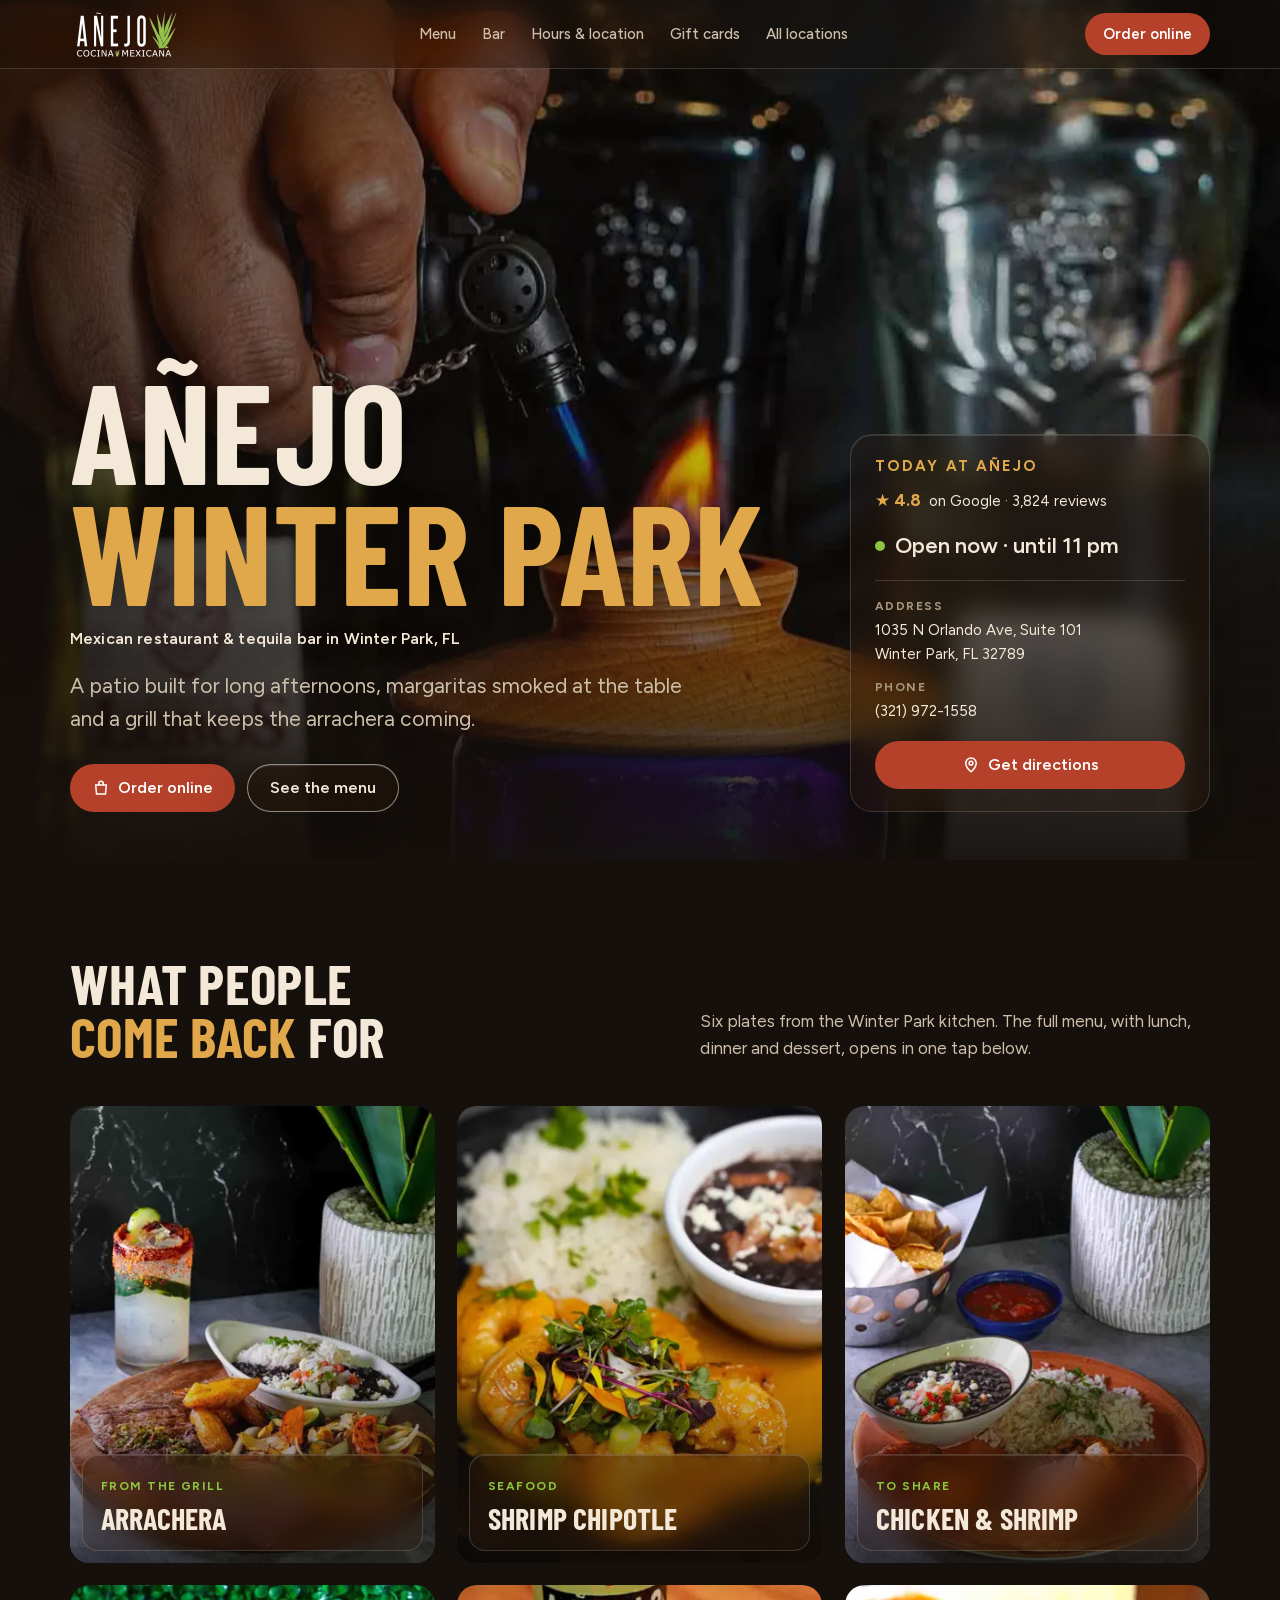
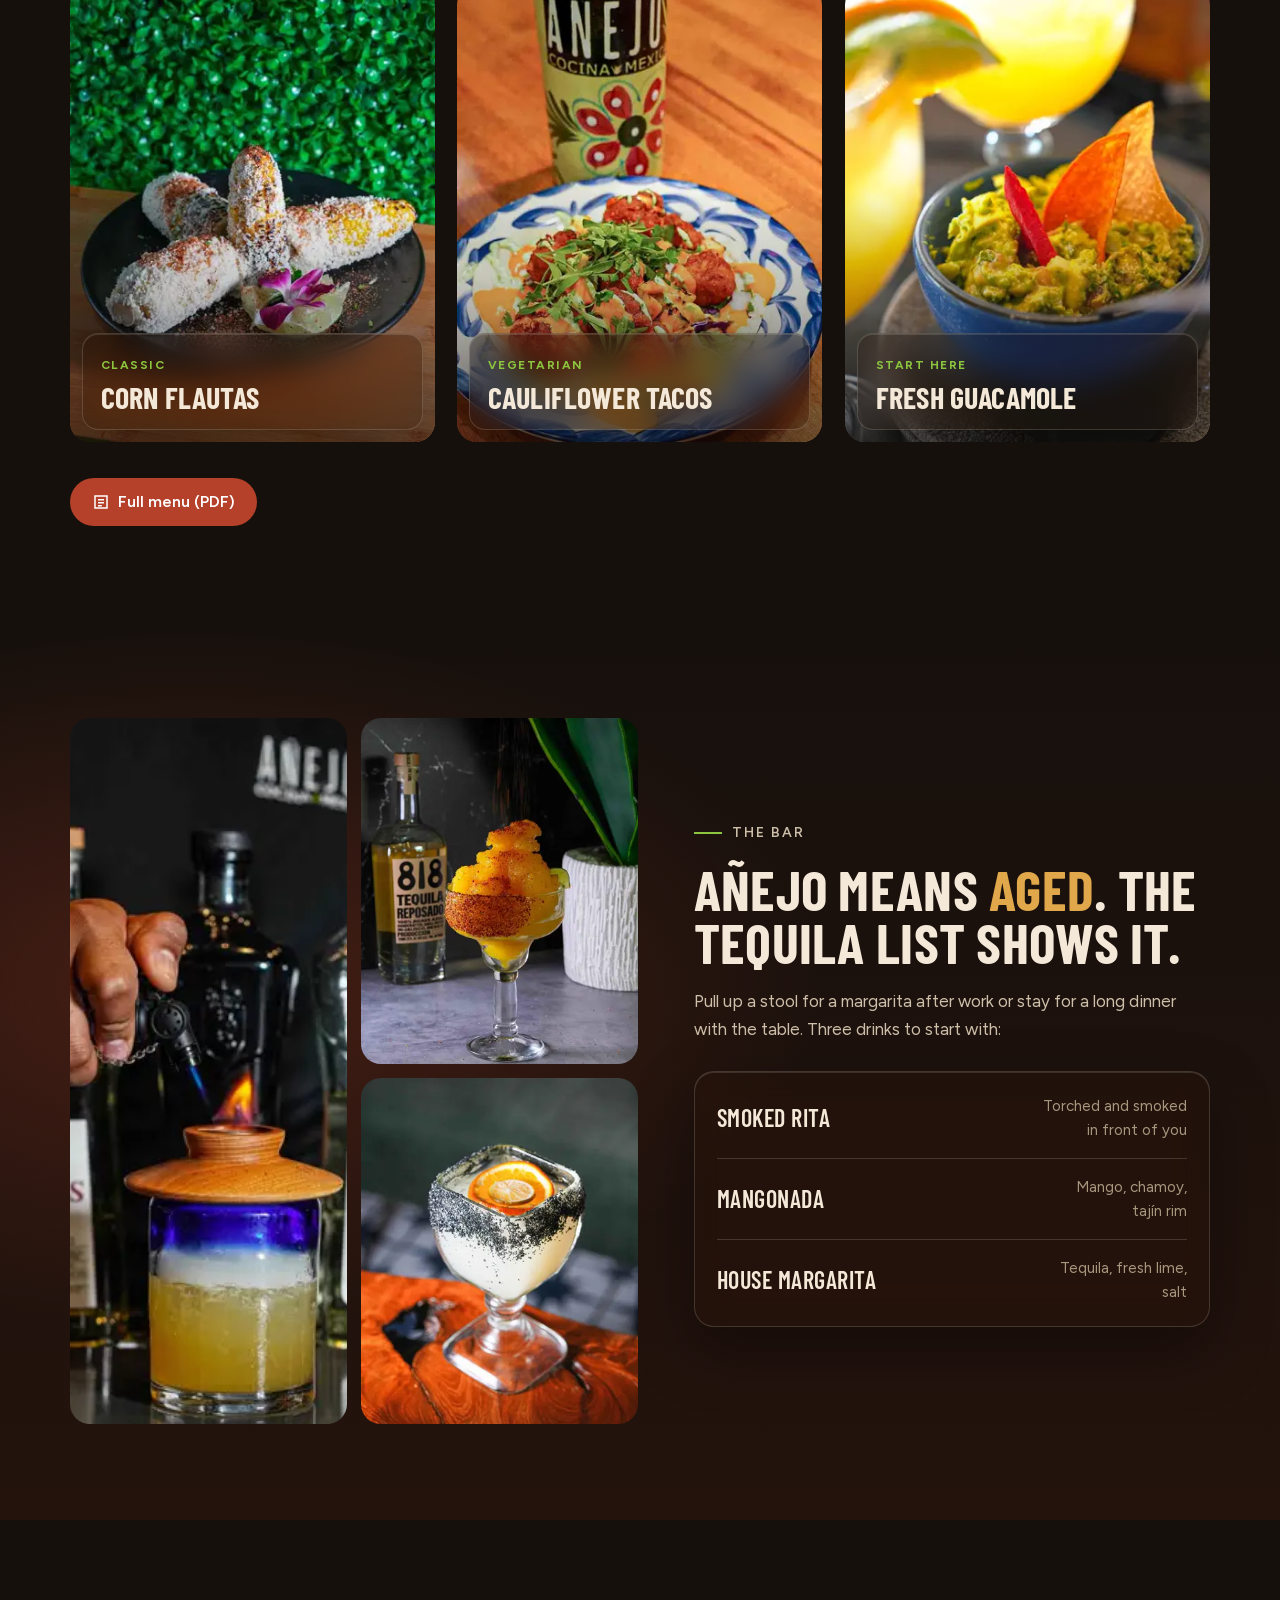
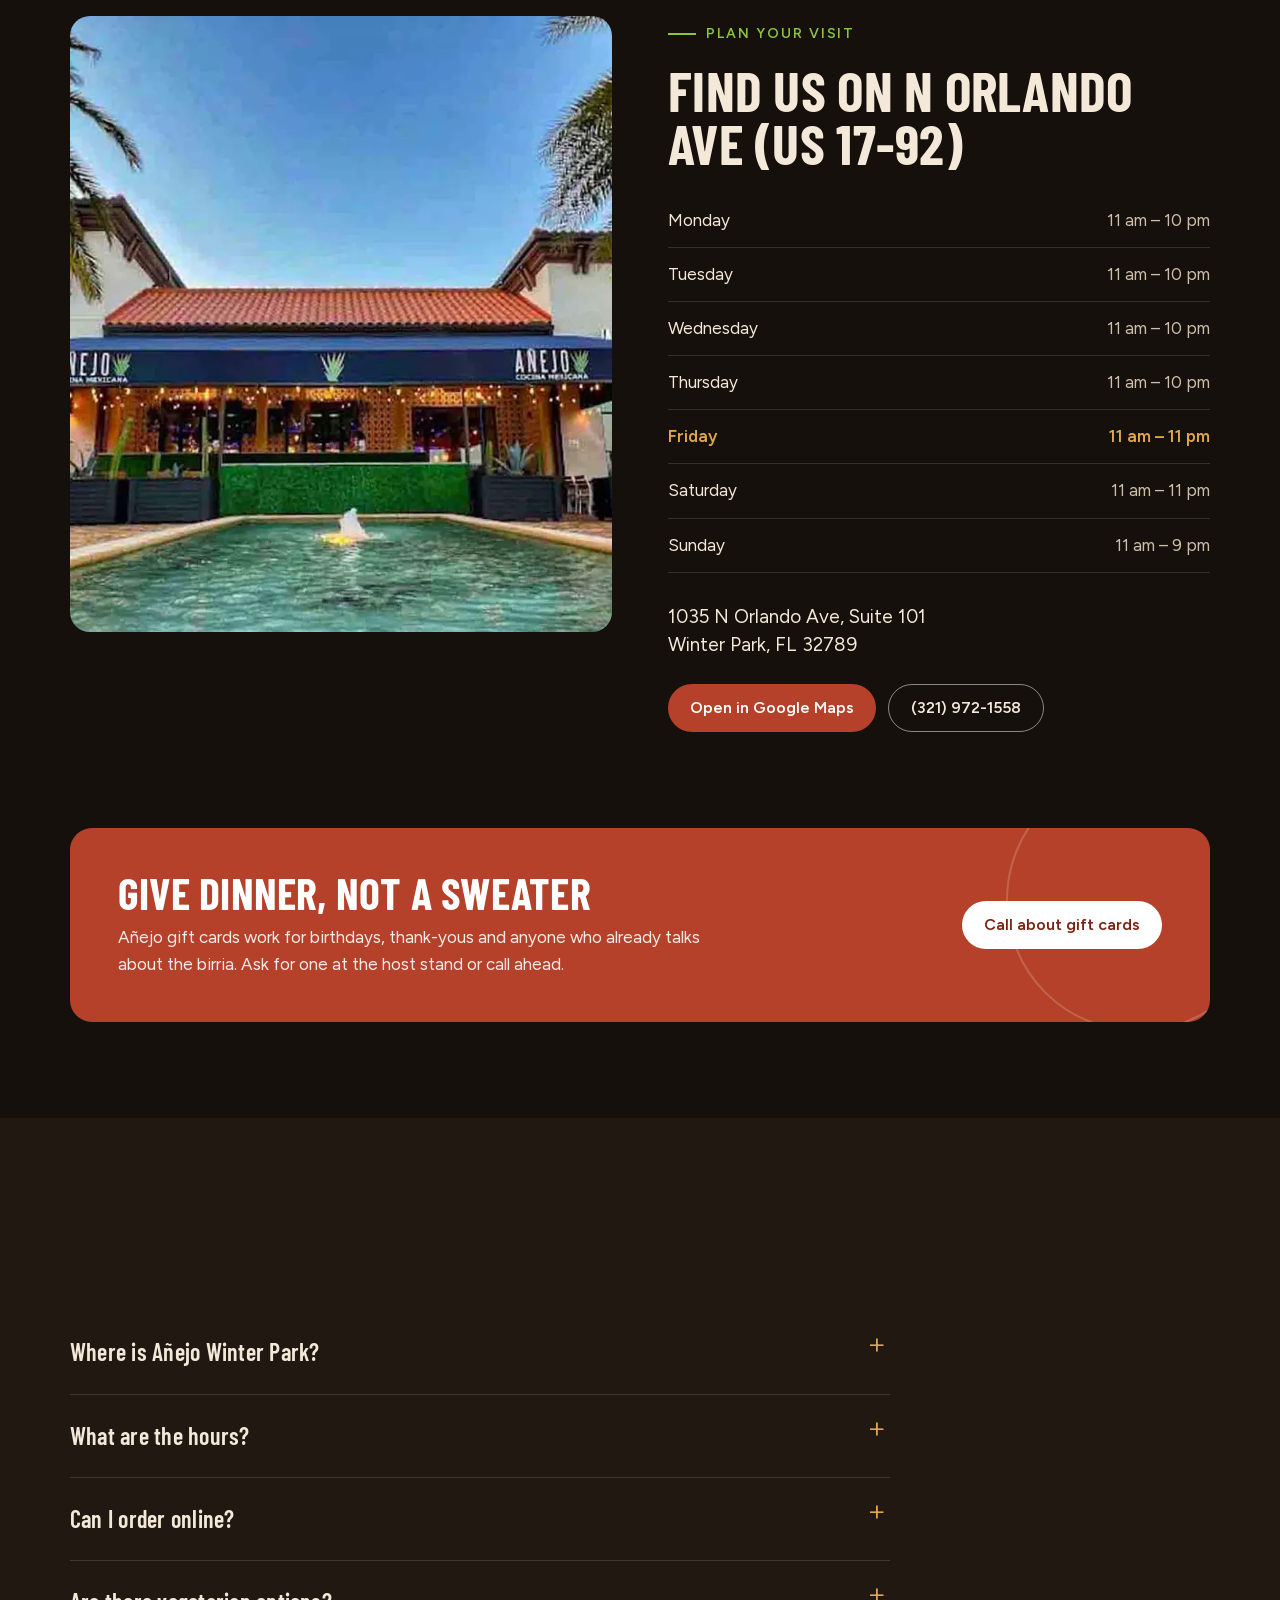
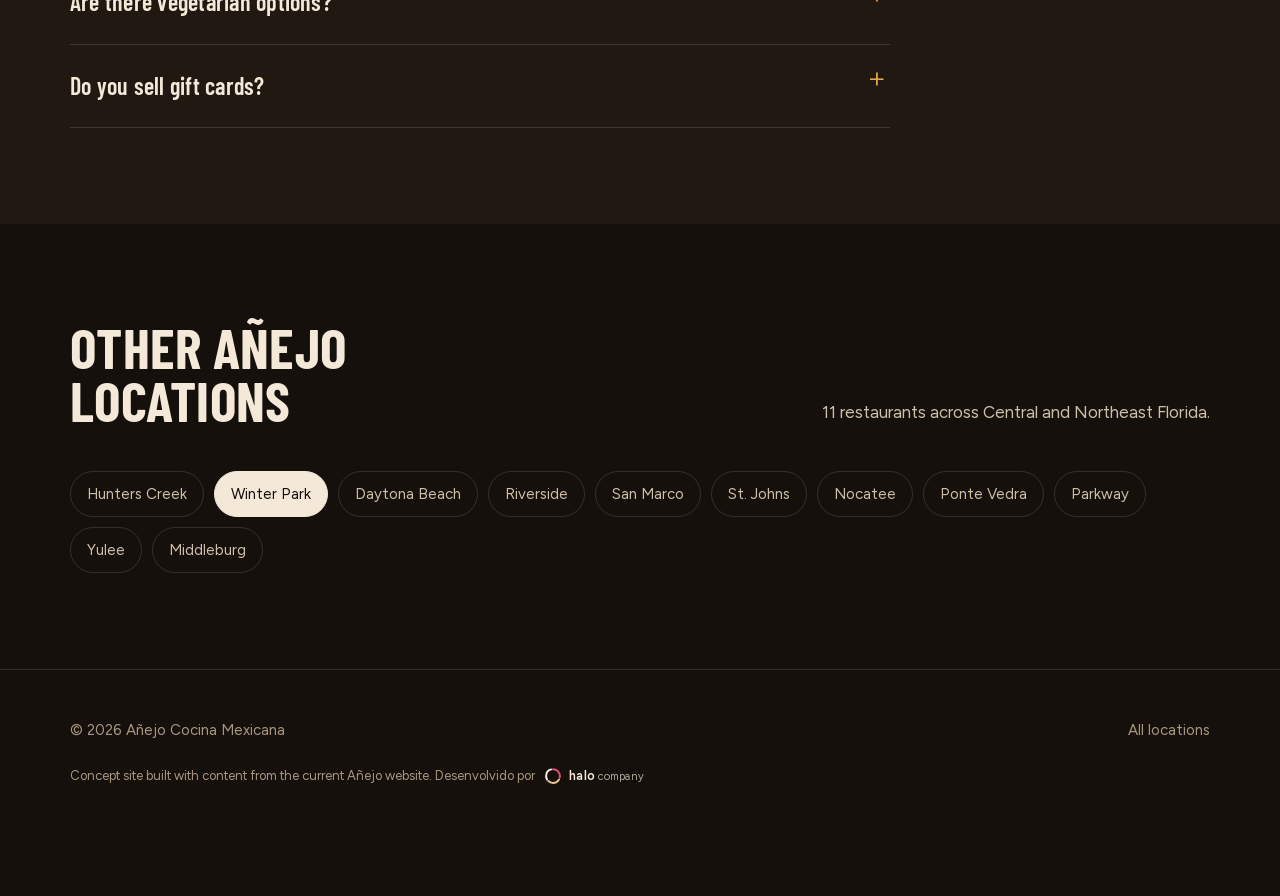
<file: winter-park/index.html>
<!doctype html>
<html lang="en" class="nojs">
<head>
<meta charset="utf-8">
<meta name="viewport" content="width=device-width, initial-scale=1">
<title>Añejo Winter Park | Mexican Restaurant &amp; Tequila Bar in Winter Park, FL</title>
<meta name="description" content="Añejo Winter Park: birria tacos, arrachera, smoked margaritas and a full tequila bar at 1035 N Orlando Ave, Suite 101, Winter Park. Mon–Thu 11 am–10 pm, Fri–Sat 11 am–11 pm, Sun 11 am–9 pm.">
<meta name="robots" content="noindex, nofollow">
<link rel="canonical" href="https://anejococinamexicana.com/anejo-winter-park/">
<meta name="theme-color" content="#16100c">
<link rel="icon" href="data:image/svg+xml,%3Csvg xmlns=%22http://www.w3.org/2000/svg%22 viewBox=%220 0 32 32%22%3E%3Crect width=%2232%22 height=%2232%22 rx=%227%22 fill=%22%2316100c%22/%3E%3Cpath d=%22M16 27 9 9l7 9 7-9z%22 fill=%22%238cc63f%22/%3E%3C/svg%3E">
<meta property="og:type" content="restaurant.restaurant">
<meta property="og:title" content="Añejo Winter Park | Mexican Restaurant &amp;amp; Tequila Bar in Winter Park, FL">
<meta property="og:description" content="Añejo Winter Park: birria tacos, arrachera, smoked margaritas and a full tequila bar at 1035 N Orlando Ave, Suite 101, Winter Park. Mon–Thu 11 am–10 pm, Fri–Sat 11 am–11 pm, Sun 11 am–9 pm.">
<meta property="og:image" content="../assets/hero-smoked-rita-1600.webp">
<link rel="preload" href="../assets/barlow-condensed-700.woff2" as="font" type="font/woff2" crossorigin>
<link rel="preload" href="../assets/figtree.woff2" as="font" type="font/woff2" crossorigin>
<link rel="preload" as="image" href="../assets/hero-smoked-rita-960.webp" imagesrcset="../assets/hero-smoked-rita-960.webp 960w, ../assets/hero-smoked-rita-1600.webp 1600w" imagesizes="100vw" fetchpriority="high">
<style>
@font-face{font-family:"Barlow Condensed";src:url(../assets/barlow-condensed-700.woff2) format("woff2");font-weight:700;font-display:swap}
@font-face{font-family:"Barlow Condensed";src:url(../assets/barlow-condensed-600.woff2) format("woff2");font-weight:600;font-display:swap}
@font-face{font-family:"Figtree";src:url(../assets/figtree.woff2) format("woff2");font-weight:300 800;font-display:swap}
:root{
  --bg:#16100c;--bg-2:#211812;--bg-3:#2c2019;
  --cream:#f4e9d8;--cream-dim:#cdbfa9;--muted:#a8977f;
  --chile:#b5412a;--chile-hi:#c04a30;--agave:#8cc63f;--gold:#e0a84a;
  --line:rgba(244,233,216,.14);
  --display:"Barlow Condensed","Arial Narrow",Impact,sans-serif;
  --glass:rgba(34,22,15,.38);--glass-line:rgba(255,240,220,.16);
  --sans:"Figtree",system-ui,-apple-system,"Segoe UI",Roboto,sans-serif;
  --wrap:1180px;--r:14px;
}
*{box-sizing:border-box}
html{scroll-behavior:smooth;scroll-padding-top:80px;-webkit-text-size-adjust:100%}
@media (prefers-reduced-motion:reduce){html{scroll-behavior:auto}}
body{margin:0;background:var(--bg);color:var(--cream);font:400 17px/1.6 var(--sans)}
img{max-width:100%;height:auto;display:block}
a{color:inherit}
h1,h2,h3{font-family:var(--display);font-weight:700;line-height:.95;margin:0;letter-spacing:.005em;text-transform:uppercase}
.glass{background:var(--glass);-webkit-backdrop-filter:blur(14px) saturate(140%);backdrop-filter:blur(14px) saturate(140%);border:1px solid var(--glass-line);box-shadow:inset 0 1px 0 rgba(255,255,255,.12),0 24px 60px rgba(0,0,0,.35)}
em{font-style:normal;color:var(--gold)}
.wrap{max-width:var(--wrap);margin:0 auto;padding:0 20px}
.skip{position:absolute;left:-9999px}
.skip:focus{left:16px;top:16px;z-index:99;background:var(--cream);color:var(--bg);padding:8px 14px;border-radius:8px}
:focus-visible{outline:3px solid var(--gold);outline-offset:3px}

/* buttons */
.btn{display:inline-flex;align-items:center;justify-content:center;gap:.5em;min-height:48px;padding:0 22px;border-radius:999px;font:600 16px/1 var(--sans);text-decoration:none;white-space:nowrap;transition:background .2s,color .2s,border-color .2s}
.btn svg{width:18px;height:18px;flex:none}
.btn-main{background:var(--chile);color:#fff}
.btn-main:hover{background:var(--chile-hi)}
.btn-line{border:1.5px solid rgba(244,233,216,.55);color:var(--cream)}
.btn-line:hover{border-color:var(--cream);background:rgba(244,233,216,.08)}

/* header */
.top{position:fixed;top:0;left:0;right:0;z-index:20;background:rgba(22,16,12,.35);-webkit-backdrop-filter:blur(18px) saturate(160%);backdrop-filter:blur(18px) saturate(160%);border-bottom:1px solid var(--glass-line);transition:background .3s}
.top.solid{background:rgba(22,16,12,.72)}
.top .wrap{display:flex;align-items:center;justify-content:space-between;height:68px;gap:16px}
.logo img{width:112px;height:49px}
.nav{display:flex;gap:26px;font-size:15px;font-weight:500}
.nav a{text-decoration:none;color:var(--cream-dim)}
.nav a:hover{color:var(--cream)}
.top .btn{min-height:42px;padding:0 18px;font-size:15px}
@media (max-width:860px){.nav{display:none}}

/* hero */
.hero{position:relative;min-height:min(100vh,860px);display:flex;align-items:flex-end;overflow:hidden;padding:0}
.hero picture,.hero picture img{position:absolute;inset:0;width:100%;height:100%;object-fit:cover}
.hero picture img{transform-origin:60% 55%;animation:kb 16s cubic-bezier(.2,.6,.3,1) .4s both}
@keyframes kb{from{transform:scale(1.02)}to{transform:scale(1.12) translate(-1.5%,-1%)}}
.hero::after{content:"";position:absolute;inset:0;background:linear-gradient(180deg,rgba(22,16,12,.45) 0%,rgba(22,16,12,.1) 30%,rgba(22,16,12,.25) 55%,rgba(22,16,12,.96) 100%),linear-gradient(90deg,rgba(22,16,12,.7) 0%,rgba(22,16,12,0) 60%)}
.hero .wrap{position:relative;z-index:1;padding-top:130px;padding-bottom:48px;width:100%;display:grid;grid-template-columns:minmax(0,1fr) 360px;gap:40px;align-items:end}
.kicker{display:inline-flex;align-items:center;gap:10px;font-size:14px;font-weight:600;letter-spacing:.14em;text-transform:uppercase;color:var(--agave);margin:0 0 18px}
.kicker::before{content:"";width:28px;height:2px;background:var(--agave)}
.hero h1{font-size:clamp(64px,11vw,148px);line-height:.86;text-shadow:0 4px 30px rgba(0,0,0,.35)}
.hero h1 small{display:block;font:600 16px/1.4 var(--sans);letter-spacing:.01em;text-transform:none;color:var(--cream);margin-top:18px}
.hero .lead{font-size:clamp(18px,2.2vw,21px);color:var(--cream-dim);max-width:30em;margin:18px 0 28px}
.ctas{display:flex;flex-wrap:wrap;gap:12px}
.tonight{border-radius:22px;padding:24px 24px 22px}
.tonight h2{font-size:15px;font-family:var(--sans);font-weight:700;letter-spacing:.14em;color:var(--gold);margin-bottom:14px}
.status{display:flex;align-items:center;gap:10px;font-size:22px;font-weight:600;color:var(--cream);min-height:30px;margin:0 0 4px}
.dot{width:10px;height:10px;border-radius:50%;background:var(--muted);flex:none}
.status.open .dot{background:var(--agave);box-shadow:0 0 0 0 rgba(140,198,63,.6);animation:pulse 2.2s infinite}
@keyframes pulse{70%{box-shadow:0 0 0 10px rgba(140,198,63,0)}100%{box-shadow:0 0 0 0 rgba(140,198,63,0)}}
.tonight dl{margin:16px 0 18px;padding-top:16px;border-top:1px solid var(--glass-line);display:grid;gap:12px;font-size:15px}
.tonight dt{font-size:12px;font-weight:700;letter-spacing:.12em;text-transform:uppercase;color:var(--muted)}
.tonight dd{margin:2px 0 0;color:var(--cream)}
.tonight dd a{text-decoration:none}
.tonight .btn{width:100%}
@media (max-width:900px){.hero .wrap{grid-template-columns:minmax(0,1fr);gap:28px;padding-top:260px}.hero{min-height:0}}
@media (max-width:480px){.hero h1{font-size:clamp(54px,17vw,72px)}}

/* sections */
section{padding:96px 0}
.head{display:flex;justify-content:space-between;align-items:flex-end;gap:24px;margin-bottom:44px;flex-wrap:wrap}
.head h2{font-size:clamp(34px,5vw,56px);max-width:16ch}
.head p{max-width:30em;color:var(--cream-dim);margin:0}
@media (max-width:760px){section{padding:68px 0}}

/* menu */
.dishes{display:grid;grid-template-columns:repeat(3,1fr);gap:22px;list-style:none;margin:0;padding:0;perspective:1000px}
.dish{position:relative;border-radius:20px;overflow:hidden;aspect-ratio:4/5;background:var(--bg-2);isolation:isolate;transform:rotateX(var(--rx,0deg)) rotateY(var(--ry,0deg)) translateY(var(--ty,0));transition:transform .6s cubic-bezier(.2,.7,.2,1),box-shadow .6s;will-change:transform}
.dish img{position:absolute;inset:0;width:100%;height:100%;object-fit:cover;transition:transform 1.2s cubic-bezier(.2,.7,.2,1),filter .6s}
.dish::before{content:"";position:absolute;inset:0;z-index:1;pointer-events:none;background:radial-gradient(420px circle at var(--mx,50%) var(--my,30%),rgba(255,214,150,.28),transparent 45%);opacity:0;transition:opacity .5s}
.dish::after{content:"";position:absolute;inset:0;z-index:0;background:linear-gradient(180deg,transparent 45%,rgba(22,16,12,.55) 100%)}
.cap{position:absolute;left:12px;right:12px;bottom:12px;z-index:2;border-radius:16px;padding:16px 18px 17px}
.cap h3{font-size:30px;line-height:1}
.cap p{margin:0;color:var(--cream);font-size:15.5px;line-height:1.5;max-height:0;opacity:0;overflow:hidden;transition:max-height .5s ease,opacity .4s ease,margin .5s ease}
.tag{display:inline-block;font-size:12px;font-weight:700;letter-spacing:.12em;text-transform:uppercase;color:var(--agave);margin-bottom:6px}
@media (hover:hover) and (pointer:fine){
  .dish:hover{--ty:-6px;box-shadow:0 34px 70px rgba(0,0,0,.55),0 0 0 1px rgba(224,168,74,.4)}
  .dish:hover img{transform:scale(1.1);filter:saturate(1.18) brightness(1.06) contrast(1.04)}
  .dish:hover::before{opacity:1}
  .dish:hover .cap p{max-height:7em;opacity:1;margin-top:6px}
}
@media (hover:none){.cap p{max-height:none;opacity:1;margin-top:6px}}
@media (max-width:900px){.dishes{grid-template-columns:repeat(2,1fr)}}
@media (max-width:760px){
  .dishes{display:flex;overflow-x:auto;scroll-snap-type:x mandatory;gap:14px;margin:0 -20px;padding:0 20px 10px;scrollbar-width:none}
  .dishes::-webkit-scrollbar{display:none}
  .dish{flex:0 0 80%;scroll-snap-align:center;aspect-ratio:2/3}
  .cap{padding:13px 15px 14px}
  .cap h3{font-size:26px}
  .cap p{font-size:14.5px}
  .js .dish.reveal{opacity:1;transform:none;transition:none}
}
.swipe{display:none;margin-top:14px;font-size:14px;color:var(--muted)}
@media (max-width:760px){.swipe{display:block}}
.menu-links{display:flex;flex-wrap:wrap;gap:12px;margin-top:36px}

/* bar */
.bar{background:radial-gradient(900px 500px at 15% 40%,rgba(181,65,42,.28),transparent 70%),linear-gradient(180deg,var(--bg) 0%,#24130d 100%)}
.bar-grid{display:grid;grid-template-columns:1.1fr 1fr;gap:56px;align-items:center}
.bar-pics{display:grid;grid-template-columns:1fr 1fr;gap:14px}
.ph{border-radius:20px;overflow:hidden;position:relative}
.ph img{width:100%;height:100%;object-fit:cover;aspect-ratio:4/5;transition:transform 1.2s cubic-bezier(.2,.7,.2,1),filter .6s}
.bar-pics .ph:first-child{grid-row:span 2}
.bar-pics .ph:first-child img{aspect-ratio:auto}
@media (hover:hover) and (pointer:fine){.ph:hover img{transform:scale(1.08);filter:saturate(1.15) brightness(1.05)}}
.bar h2{font-size:clamp(34px,5vw,56px);margin-bottom:20px}
.bar p{color:var(--cream-dim)}
.drinks{list-style:none;padding:6px 22px;margin:28px 0 0;border-radius:20px}
.drinks li{display:flex;justify-content:space-between;align-items:center;gap:20px;padding:16px 0;border-bottom:1px solid var(--glass-line)}
.drinks li:last-child{border-bottom:0}
.drinks strong{font-family:var(--display);font-weight:600;font-size:24px;text-transform:uppercase;letter-spacing:.02em}
.drinks span{color:var(--muted);font-size:15px;text-align:right}
@media (max-width:900px){.bar-grid{grid-template-columns:1fr;gap:36px}}

/* visit */
.visit-grid{display:grid;grid-template-columns:1fr 1fr;gap:56px;align-items:start}
.visit-photo{border-radius:20px}
.visit-photo img{aspect-ratio:1200/1363}
.hours{width:100%;border-collapse:collapse;margin:24px 0 30px;font-size:17px}
.hours th,.hours td{padding:13px 0;border-bottom:1px solid var(--line);text-align:left;font-weight:400}
.hours td{text-align:right;color:var(--cream-dim)}
.hours tr.today th,.hours tr.today td{color:var(--gold);font-weight:600}
.addr{font-style:normal;font-size:19px;line-height:1.5}
.visit h2{font-size:clamp(34px,5vw,56px)}
@media (max-width:900px){.visit-grid{grid-template-columns:1fr;gap:36px}}

/* reveal */
.js .reveal{opacity:0;transform:translateY(30px);transition:opacity .9s ease,transform .9s cubic-bezier(.2,.7,.2,1);transition-delay:var(--d,0s)}
.js .reveal.in{opacity:1;transform:none}
.js .dish.reveal.in{transform:rotateX(var(--rx,0deg)) rotateY(var(--ry,0deg)) translateY(var(--ty,0))}
@media (prefers-reduced-motion:reduce){.hero picture img,.status.open .dot{animation:none}.js .reveal{opacity:1;transform:none;transition:none}.dish,.dish img,.ph img{transition:none}}

/* gift */
.gift{padding:0 0 96px}
.gift-card{display:grid;grid-template-columns:1fr auto;gap:28px;align-items:center;background:var(--chile);color:#fff;border-radius:22px;padding:44px 48px;position:relative;overflow:hidden}
.gift-card::after{content:"";position:absolute;right:-60px;top:-60px;width:260px;height:260px;border-radius:50%;border:2px solid rgba(255,255,255,.18)}
.gift-card h2{font-size:clamp(30px,4vw,44px);margin-bottom:10px}
.gift-card p{margin:0;max-width:36em;color:rgba(255,255,255,.9)}
.gift-card .btn{background:#fff;color:#7a2312;position:relative;z-index:1}
@media (max-width:760px){.gift-card{grid-template-columns:1fr;padding:32px 24px}}

/* faq */
.faq{background:var(--bg-2)}
.faq-list{max-width:820px}
.faq details{border-bottom:1px solid var(--line)}
.faq summary{cursor:pointer;list-style:none;padding:22px 40px 22px 0;font-family:var(--display);font-weight:600;font-size:24px;letter-spacing:.01em;position:relative}
.faq summary::-webkit-details-marker{display:none}
.faq summary::after{content:"+";position:absolute;right:4px;top:18px;font:300 30px/1 var(--sans);color:var(--gold)}
.faq details[open] summary::after{content:"–"}
.faq details p{margin:0 0 22px;color:var(--cream-dim);max-width:44em}

/* locations */
.locs{display:flex;flex-wrap:wrap;gap:10px;list-style:none;padding:0;margin:0}
.locs a{display:inline-block;padding:10px 16px;border:1px solid var(--line);border-radius:999px;text-decoration:none;font-size:15px;color:var(--cream-dim)}
.locs a:hover{border-color:var(--cream);color:var(--cream)}
.locs a[aria-current]{background:var(--cream);color:var(--bg);border-color:var(--cream)}

/* footer */
footer{border-top:1px solid var(--line);padding:48px 0 110px;font-size:15px;color:var(--muted)}
footer .wrap{display:flex;flex-wrap:wrap;justify-content:space-between;gap:24px;align-items:center}
footer nav{display:flex;gap:18px}
footer nav a{text-decoration:none}
footer nav a:hover{color:var(--cream)}
.desenvolvido{display:inline-flex;align-items:center;gap:8px}
.halo-credit{display:inline-flex;align-items:center;gap:6px;text-decoration:none;color:var(--cream)}
.halo-nome{font-weight:600;letter-spacing:.02em}
.halo-nome small{font-weight:400;opacity:.7}
.nota{width:100%;font-size:13px;margin:0}

/* mobile action bar */
.actionbar{position:fixed;left:0;right:0;bottom:0;z-index:30;display:none;grid-template-columns:repeat(3,1fr);background:rgba(22,16,12,.96);border-top:1px solid var(--line);padding:8px 8px calc(8px + env(safe-area-inset-bottom))}
.actionbar a{display:flex;flex-direction:column;align-items:center;gap:3px;padding:6px 0;text-decoration:none;font-size:13px;font-weight:600;color:var(--cream)}
.actionbar a svg{width:22px;height:22px;color:var(--gold)}
.actionbar a.hot svg{color:var(--chile-hi)}
@media (max-width:760px){.actionbar{display:grid}.top .btn{display:none}}

/* hub: locations grid */
.region{margin-top:64px}
.region:first-of-type{margin-top:0}
.region h2{font-size:clamp(28px,4vw,40px);margin-bottom:24px}
.region h2 small{display:block;font:500 16px/1.4 var(--sans);text-transform:none;color:var(--cream-dim);margin-top:8px;letter-spacing:0}
.loc-grid{display:grid;grid-template-columns:repeat(3,1fr);gap:22px;list-style:none;margin:0;padding:0;perspective:1000px}
.loc{position:relative;border-radius:20px;overflow:hidden;aspect-ratio:4/5;background:var(--bg-2);isolation:isolate;transform:rotateX(var(--rx,0deg)) rotateY(var(--ry,0deg)) translateY(var(--ty,0));transition:transform .6s cubic-bezier(.2,.7,.2,1),box-shadow .6s}
.loc img{position:absolute;inset:0;width:100%;height:100%;object-fit:cover;transition:transform 1.2s cubic-bezier(.2,.7,.2,1),filter .6s}
.loc::before{content:"";position:absolute;inset:0;z-index:1;pointer-events:none;background:radial-gradient(420px circle at var(--mx,50%) var(--my,30%),rgba(255,214,150,.25),transparent 45%);opacity:0;transition:opacity .5s}
.loc a{position:absolute;inset:0;z-index:3;text-decoration:none}
.loc .cap{display:flex;justify-content:space-between;align-items:flex-end;gap:12px}
.loc .cap p{max-height:none;opacity:1;margin-top:4px;color:var(--cream-dim);font-size:14.5px}
.loc .go{flex:none;width:42px;height:42px;border-radius:50%;background:var(--chile);display:grid;place-items:center;transition:transform .4s}
.loc .go svg{width:18px;height:18px;color:#fff}
.loc .rate{position:absolute;top:14px;left:14px;z-index:2;border-radius:999px;padding:6px 12px;font-size:13.5px;font-weight:600}
.loc .rate b{color:var(--gold)}
@media (hover:hover) and (pointer:fine){
  .loc:hover{--ty:-6px;box-shadow:0 34px 70px rgba(0,0,0,.55),0 0 0 1px rgba(224,168,74,.4)}
  .loc:hover img{transform:scale(1.08);filter:saturate(1.15) brightness(1.05)}
  .loc:hover::before{opacity:1}
  .loc:hover .go{transform:translateX(4px)}
}
@media (max-width:900px){.loc-grid{grid-template-columns:repeat(2,1fr)}}
@media (max-width:560px){.loc-grid{grid-template-columns:1fr}.loc{aspect-ratio:4/3.4}}
.hub-hero .wrap{grid-template-columns:minmax(0,1fr)}
.hub-hero .lead{max-width:36em}
.rating{display:inline-flex;align-items:center;gap:8px;margin:0 0 14px;font-size:15px;color:var(--cream)}
.rating b{color:var(--gold);font-size:17px}
.hh{margin:10px 0 0;font-size:14.5px;color:var(--agave);font-weight:600}

</style>
<script type="application/ld+json">
{
 "@context": "https://schema.org",
 "@graph": [
  {
   "@type": "Restaurant",
   "@id": "https://anejococinamexicana.com/anejo-winter-park/#restaurant",
   "name": "Añejo Cocina Mexicana – Winter Park",
   "url": "https://anejococinamexicana.com/anejo-winter-park/",
   "telephone": "+13219721558",
   "servesCuisine": [
    "Mexican"
   ],
   "priceRange": "$$",
   "address": {
    "@type": "PostalAddress",
    "streetAddress": "1035 N Orlando Ave, Suite 101",
    "addressLocality": "Winter Park",
    "addressRegion": "FL",
    "postalCode": "32789",
    "addressCountry": "US"
   },
   "geo": {
    "@type": "GeoCoordinates",
    "latitude": 28.6068028,
    "longitude": -81.3656054
   },
   "hasMap": "https://www.google.com/maps?cid=13288972894304853327",
   "openingHoursSpecification": [
    {
     "@type": "OpeningHoursSpecification",
     "dayOfWeek": [
      "Monday",
      "Tuesday",
      "Wednesday",
      "Thursday"
     ],
     "opens": "11:00",
     "closes": "22:00"
    },
    {
     "@type": "OpeningHoursSpecification",
     "dayOfWeek": [
      "Friday",
      "Saturday"
     ],
     "opens": "11:00",
     "closes": "23:00"
    },
    {
     "@type": "OpeningHoursSpecification",
     "dayOfWeek": [
      "Sunday"
     ],
     "opens": "11:00",
     "closes": "21:00"
    }
   ],
   "hasMenu": "https://anejococinamexicana.com/wp-content/uploads/2026/05/Anejo-Winter-Park-Menus-2026.pdf",
   "potentialAction": {
    "@type": "OrderAction",
    "target": "https://oo.viguest.com/?siteName=anejowinterpark"
   },
   "sameAs": [
    "https://www.facebook.com/anejococinawinterpark",
    "https://www.instagram.com/anejococinawinterpark/"
   ],
   "parentOrganization": {
    "@type": "Organization",
    "name": "Añejo Cocina Mexicana",
    "url": "https://anejococinamexicana.com/"
   }
  },
  {
   "@type": "BreadcrumbList",
   "itemListElement": [
    {
     "@type": "ListItem",
     "position": 1,
     "name": "Home",
     "item": "https://anejococinamexicana.com/"
    },
    {
     "@type": "ListItem",
     "position": 2,
     "name": "Locations",
     "item": "https://anejococinamexicana.com/locations/"
    },
    {
     "@type": "ListItem",
     "position": 3,
     "name": "Winter Park"
    }
   ]
  },
  {
   "@type": "FAQPage",
   "mainEntity": [
    {
     "@type": "Question",
     "name": "Where is Añejo Winter Park?",
     "acceptedAnswer": {
      "@type": "Answer",
      "text": "1035 N Orlando Ave, Suite 101, Winter Park, FL 32789, on N Orlando Ave (US 17-92)."
     }
    },
    {
     "@type": "Question",
     "name": "What are the hours?",
     "acceptedAnswer": {
      "@type": "Answer",
      "text": "Monday to Thursday from 11 am to 10 pm, Friday to Saturday from 11 am to 11 pm, and Sunday from 11 am to 9 pm."
     }
    },
    {
     "@type": "Question",
     "name": "Can I order online?",
     "acceptedAnswer": {
      "@type": "Answer",
      "text": "Yes. Order pickup online through the Añejo Winter Park ordering page, or call (321) 972-1558."
     }
    },
    {
     "@type": "Question",
     "name": "Are there vegetarian options?",
     "acceptedAnswer": {
      "@type": "Answer",
      "text": "Yes. The cauliflower tacos are vegetarian, and the guacamole, made to order, is a good start for any table."
     }
    },
    {
     "@type": "Question",
     "name": "Do you sell gift cards?",
     "acceptedAnswer": {
      "@type": "Answer",
      "text": "Yes. Añejo gift cards are available at the restaurant."
     }
    }
   ]
  }
 ]
}
</script>
</head>
<body>
<a class="skip" href="#main">Skip to content</a>
<header class="top">
  <div class="wrap">
    <a class="logo" href="../" aria-label="Añejo Cocina Mexicana, all locations"><img src="../assets/logo-224.webp" width="112" height="49" alt="Añejo Cocina Mexicana"></a>
    <nav class="nav" aria-label="Main"><a href="#menu">Menu</a><a href="#bar">Bar</a><a href="#visit">Hours &amp; location</a><a href="#gift">Gift cards</a><a href="../#locations">All locations</a></nav>
    <a class="btn btn-main" href="https://oo.viguest.com/?siteName=anejowinterpark" target="_blank" rel="noopener">Order online</a>
  </div>
</header>

<main id="main">
  <section class="hero" aria-labelledby="h1">
    <picture>
      <img src="../assets/hero-smoked-rita-960.webp" srcset="../assets/hero-smoked-rita-960.webp 960w, ../assets/hero-smoked-rita-1600.webp 1600w" sizes="100vw" width="1600" height="1200" alt="Smoked margarita being torched next to tequila bottles" fetchpriority="high">
    </picture>
    <div class="wrap">
      <div>
        <h1 id="h1">Añejo <em>Winter Park</em><small>Mexican restaurant &amp; tequila bar in Winter Park, FL</small></h1>
        <p class="lead">A patio built for long afternoons, margaritas smoked at the table and a grill that keeps the arrachera coming.</p>
        <div class="ctas">
          <a class="btn btn-main" href="https://oo.viguest.com/?siteName=anejowinterpark" target="_blank" rel="noopener"><svg viewBox="0 0 24 24" fill="none" stroke="currentColor" stroke-width="2" aria-hidden="true"><path d="M5 8h14l-1 12H6z"/><path d="M9 8V6a3 3 0 0 1 6 0v2"/></svg>Order online</a>
          <a class="btn btn-line glass" href="#menu">See the menu</a>
        </div>
      </div>
      <aside class="tonight glass" aria-label="Today at Añejo Winter Park">
        <h2>Today at Añejo</h2>
        <p class="rating"><b>★ 4.8</b> on Google · 3,824 reviews</p>
        <p class="status" data-horas='[[660,1260],[660,1320],[660,1320],[660,1320],[660,1320],[660,1380],[660,1380]]' aria-live="polite"><span class="dot"></span><span class="st">Mon–Thu 11 am–10 pm</span></p>
        
        <dl>
          <div><dt>Address</dt><dd>1035 N Orlando Ave, Suite 101<br>Winter Park, FL 32789</dd></div>
          <div><dt>Phone</dt><dd><a href="tel:+13219721558">(321) 972-1558</a></dd></div>
        </dl>
        <a class="btn btn-main" href="https://www.google.com/maps?cid=13288972894304853327" target="_blank" rel="noopener"><svg viewBox="0 0 24 24" fill="none" stroke="currentColor" stroke-width="2" aria-hidden="true"><path d="M12 21s-7-6.2-7-11.5A7 7 0 0 1 19 9.5C19 14.8 12 21 12 21z"/><circle cx="12" cy="9.5" r="2.5"/></svg>Get directions</a>
      </aside>
    </div>
  </section>

  <section id="menu" aria-labelledby="menu-h">
    <div class="wrap">
      <div class="head reveal">
        <h2 id="menu-h">What people <em>come back</em> for</h2>
        <p>Six plates from the Winter Park kitchen. The full menu, with lunch, dinner and dessert, opens in one tap below.</p>
      </div>
      <ul class="dishes">
        <li class="dish reveal" style="--d:0.00s">
          <img src="../assets/arrachera-400.webp" srcset="../assets/arrachera-260.webp 260w, ../assets/arrachera-400.webp 400w, ../assets/arrachera-720.webp 720w" sizes="(max-width:760px) 80vw, (max-width:900px) 50vw, 380px" width="720" height="900" alt="Arrachera skirt steak sliced on a plate" loading="lazy">
          <div class="cap glass"><span class="tag">From the grill</span><h3>Arrachera</h3><p>Marinated skirt steak, grilled and sliced, served with rice, beans and tortillas.</p></div>
        </li>
        <li class="dish reveal" style="--d:0.08s">
          <img src="../assets/shrimp-chipotle-400.webp" srcset="../assets/shrimp-chipotle-260.webp 260w, ../assets/shrimp-chipotle-400.webp 400w, ../assets/shrimp-chipotle-720.webp 720w" sizes="(max-width:760px) 80vw, (max-width:900px) 50vw, 380px" width="720" height="900" alt="Shrimp in chipotle cream sauce" loading="lazy">
          <div class="cap glass"><span class="tag">Seafood</span><h3>Shrimp Chipotle</h3><p>Shrimp in a smoky chipotle cream. Ask for extra tortillas to clean the plate.</p></div>
        </li>
        <li class="dish reveal" style="--d:0.16s">
          <img src="../assets/chicken-shrimp-400.webp" srcset="../assets/chicken-shrimp-260.webp 260w, ../assets/chicken-shrimp-400.webp 400w, ../assets/chicken-shrimp-720.webp 720w" sizes="(max-width:760px) 80vw, (max-width:900px) 50vw, 380px" width="720" height="900" alt="Grilled chicken and shrimp platter with peppers and onions" loading="lazy">
          <div class="cap glass"><span class="tag">To share</span><h3>Chicken &amp; Shrimp</h3><p>Grilled chicken and shrimp over peppers and onions, sizzling when it lands.</p></div>
        </li>
        <li class="dish reveal" style="--d:0.00s">
          <img src="../assets/flautas-400.webp" srcset="../assets/flautas-260.webp 260w, ../assets/flautas-400.webp 400w, ../assets/flautas-720.webp 720w" sizes="(max-width:760px) 80vw, (max-width:900px) 50vw, 380px" width="720" height="900" alt="Crispy corn flautas topped with cream and cheese" loading="lazy">
          <div class="cap glass"><span class="tag">Classic</span><h3>Corn Flautas</h3><p>Rolled corn tortillas fried crisp, topped with crema, cheese and salsa.</p></div>
        </li>
        <li class="dish reveal" style="--d:0.08s">
          <img src="../assets/cauliflower-tacos-400.webp" srcset="../assets/cauliflower-tacos-260.webp 260w, ../assets/cauliflower-tacos-400.webp 400w, ../assets/cauliflower-tacos-720.webp 720w" sizes="(max-width:760px) 80vw, (max-width:900px) 50vw, 380px" width="720" height="900" alt="Cauliflower tacos with fresh toppings" loading="lazy">
          <div class="cap glass"><span class="tag">Vegetarian</span><h3>Cauliflower Tacos</h3><p>Roasted cauliflower in corn tortillas. The meat-free pick that nobody treats as second best.</p></div>
        </li>
        <li class="dish reveal" style="--d:0.16s">
          <img src="../assets/guacamole-400.webp" srcset="../assets/guacamole-260.webp 260w, ../assets/guacamole-400.webp 400w, ../assets/guacamole-720.webp 720w" sizes="(max-width:760px) 80vw, (max-width:900px) 50vw, 380px" width="720" height="900" alt="Fresh guacamole in a stone bowl with tortilla chips" loading="lazy">
          <div class="cap glass"><span class="tag">Start here</span><h3>Fresh Guacamole</h3><p>Made to order with ripe avocado, onion, cilantro and lime.</p></div>
        </li>
      </ul>
      <p class="swipe" aria-hidden="true">Swipe for more →</p>
      <div class="menu-links"><a class="btn btn-main" href="https://anejococinamexicana.com/wp-content/uploads/2026/05/Anejo-Winter-Park-Menus-2026.pdf" target="_blank" rel="noopener"><svg viewBox="0 0 24 24" fill="none" stroke="currentColor" stroke-width="2" aria-hidden="true"><path d="M4 4h16v16H4z"/><path d="M8 9h8M8 13h8M8 17h5"/></svg>Full menu (PDF)</a></div>
    </div>
  </section>

  <section id="bar" class="bar" aria-labelledby="bar-h">
    <div class="wrap bar-grid">
      <div class="bar-pics reveal">
        <div class="ph"><img src="../assets/smoked-rita-400.webp" srcset="../assets/smoked-rita-400.webp 400w, ../assets/smoked-rita-720.webp 720w" sizes="(max-width:900px) 50vw, 300px" width="720" height="900" alt="Smoked margarita being torched next to tequila bottles" loading="lazy"></div>
        <div class="ph"><img src="../assets/mangonada-400.webp" srcset="../assets/mangonada-400.webp 400w, ../assets/mangonada-720.webp 720w" sizes="(max-width:900px) 50vw, 300px" width="720" height="900" alt="Mangonada with chamoy and tajín rim" loading="lazy"></div>
        <div class="ph"><img src="../assets/house-margarita-400.webp" srcset="../assets/house-margarita-400.webp 400w, ../assets/house-margarita-720.webp 720w" sizes="(max-width:900px) 50vw, 300px" width="720" height="900" alt="House margarita with salted rim and lime" loading="lazy"></div>
      </div>
      <div>
        <p class="kicker">The bar</p>
        <h2 id="bar-h">Añejo means <em>aged</em>. The tequila list shows it.</h2>
        <p>Pull up a stool for a margarita after work or stay for a long dinner with the table. Three drinks to start with:</p>
        <ul class="drinks glass">
          <li><strong>Smoked Rita</strong><span>Torched and smoked<br>in front of you</span></li>
          <li><strong>Mangonada</strong><span>Mango, chamoy,<br>tajín rim</span></li>
          <li><strong>House Margarita</strong><span>Tequila, fresh lime,<br>salt</span></li>
        </ul>
      </div>
    </div>
  </section>

  <section id="visit" class="visit" aria-labelledby="visit-h">
    <div class="wrap visit-grid">
      <div class="visit-photo ph reveal">
        <img src="../assets/fachada-winter-park-480.webp" srcset="../assets/fachada-winter-park-480.webp 480w, ../assets/fachada-winter-park-800.webp 800w" sizes="(max-width:900px) 100vw, 560px" width="800" height="909" alt="Añejo Winter Park storefront" loading="lazy">
      </div>
      <div>
        <p class="kicker">Plan your visit</p>
        <h2 id="visit-h">Find us on N Orlando Ave (US 17-92)</h2>
        <table class="hours" aria-label="Opening hours">
          <tbody>
            <tr data-d="1"><th scope="row">Monday</th><td>11 am – 10 pm</td></tr>
            <tr data-d="2"><th scope="row">Tuesday</th><td>11 am – 10 pm</td></tr>
            <tr data-d="3"><th scope="row">Wednesday</th><td>11 am – 10 pm</td></tr>
            <tr data-d="4"><th scope="row">Thursday</th><td>11 am – 10 pm</td></tr>
            <tr data-d="5"><th scope="row">Friday</th><td>11 am – 11 pm</td></tr>
            <tr data-d="6"><th scope="row">Saturday</th><td>11 am – 11 pm</td></tr>
            <tr data-d="0"><th scope="row">Sunday</th><td>11 am – 9 pm</td></tr>
          </tbody>
        </table>
        <address class="addr">1035 N Orlando Ave, Suite 101<br>Winter Park, FL 32789</address>
        <div class="ctas" style="margin-top:24px">
          <a class="btn btn-main" href="https://www.google.com/maps?cid=13288972894304853327" target="_blank" rel="noopener">Open in Google Maps</a>
          <a class="btn btn-line" href="tel:+13219721558">(321) 972-1558</a>
        </div>
      </div>
    </div>
  </section>

  <div class="gift" id="gift">
    <div class="wrap">
      <div class="gift-card">
        <div>
          <h2>Give dinner, not a sweater</h2>
          <p>Añejo gift cards work for birthdays, thank-yous and anyone who already talks about the birria. Ask for one at the host stand or call ahead.</p>
        </div>
        <a class="btn" href="tel:+13219721558">Call about gift cards</a>
      </div>
    </div>
  </div>

  <section class="faq" aria-labelledby="faq-h">
    <div class="wrap">
      <div class="head reveal"><h2 id="faq-h">Good to know</h2></div>
      <div class="faq-list">
        <details><summary>Where is Añejo Winter Park?</summary><p>1035 N Orlando Ave, Suite 101, Winter Park, FL 32789, on N Orlando Ave (US 17-92).</p></details>
        <details><summary>What are the hours?</summary><p>Monday to Thursday from 11 am to 10 pm, Friday to Saturday from 11 am to 11 pm, and Sunday from 11 am to 9 pm.</p></details>
        <details><summary>Can I order online?</summary><p>Yes. Order pickup online through the Añejo Winter Park ordering page, or call (321) 972-1558.</p></details>
        <details><summary>Are there vegetarian options?</summary><p>Yes. The cauliflower tacos are vegetarian, and the guacamole, made to order, is a good start for any table.</p></details>
        <details><summary>Do you sell gift cards?</summary><p>Yes. Añejo gift cards are available at the restaurant.</p></details>
      </div>
    </div>
  </section>

  <section id="locations" aria-labelledby="loc-h">
    <div class="wrap">
      <div class="head reveal"><h2 id="loc-h">Other Añejo locations</h2><p>11 restaurants across Central and Northeast Florida.</p></div>
      <ul class="locs">
        <li><a href="../hunters-creek/">Hunters Creek</a></li>
        <li><a href="../winter-park/" aria-current="page">Winter Park</a></li>
        <li><a href="../daytona-beach/">Daytona Beach</a></li>
        <li><a href="../riverside/">Riverside</a></li>
        <li><a href="../san-marco/">San Marco</a></li>
        <li><a href="../st-johns/">St. Johns</a></li>
        <li><a href="../nocatee/">Nocatee</a></li>
        <li><a href="../ponte-vedra/">Ponte Vedra</a></li>
        <li><a href="../parkway/">Parkway</a></li>
        <li><a href="../yulee/">Yulee</a></li>
        <li><a href="../middleburg/">Middleburg</a></li>
      </ul>
    </div>
  </section>
</main>

<footer>
  <div class="wrap">
    <span>© 2026 Añejo Cocina Mexicana</span>
    <nav aria-label="Site"><a href="../">All locations</a></nav>
    <p class="nota">Concept site built with content from the current Añejo website. <span class="desenvolvido">Desenvolvido por <a href="https://haloconsulting.com.br/" target="_blank" rel="noopener" class="halo-credit"><svg viewBox="0 0 32 32" width="20" height="20" aria-hidden="true"><g transform="rotate(-90 16 16)" fill="none" stroke-width="3.2" stroke-linecap="round"><circle cx="16" cy="16" r="11" pathLength="300" stroke="#E0506F" stroke-dasharray="86 214"/><circle cx="16" cy="16" r="11" pathLength="300" stroke="#E7C493" stroke-dasharray="86 214" stroke-dashoffset="-100"/><circle cx="16" cy="16" r="11" pathLength="300" stroke="#F8F3EB" stroke-dasharray="86 214" stroke-dashoffset="-200"/></g></svg><span class="halo-nome">halo <small>company</small></span></a></span></p>
  </div>
</footer>

<nav class="actionbar" aria-label="Quick actions" style="grid-template-columns:repeat(4,1fr)">
  <a class="hot" href="tel:+13219721558"><svg viewBox="0 0 24 24" fill="none" stroke="currentColor" stroke-width="2" aria-hidden="true"><path d="M5 4h4l2 5-2.5 1.5a11 11 0 0 0 5 5L15 13l5 2v4a2 2 0 0 1-2 2A16 16 0 0 1 3 6a2 2 0 0 1 2-2"/></svg>Call</a>
  <a href="https://oo.viguest.com/?siteName=anejowinterpark" target="_blank" rel="noopener"><svg viewBox="0 0 24 24" fill="none" stroke="currentColor" stroke-width="2" aria-hidden="true"><path d="M5 8h14l-1 12H6z"/><path d="M9 8V6a3 3 0 0 1 6 0v2"/></svg>Order</a>
  <a href="#menu"><svg viewBox="0 0 24 24" fill="none" stroke="currentColor" stroke-width="2" aria-hidden="true"><path d="M4 4h16v16H4z"/><path d="M8 9h8M8 13h8M8 17h5"/></svg>Menu</a>
  <a href="https://www.google.com/maps?cid=13288972894304853327" target="_blank" rel="noopener"><svg viewBox="0 0 24 24" fill="none" stroke="currentColor" stroke-width="2" aria-hidden="true"><path d="M12 21s-7-6.2-7-11.5A7 7 0 0 1 19 9.5C19 14.8 12 21 12 21z"/><circle cx="12" cy="9.5" r="2.5"/></svg>Directions</a>
</nav>
<script>
(function(){
  var d=document.documentElement;d.classList.remove('nojs');d.classList.add('js');
  var top=document.querySelector('.top');
  var onS=function(){top.classList.toggle('solid',scrollY>60)};onS();addEventListener('scroll',onS,{passive:true});
  var p;try{p=new Intl.DateTimeFormat('en-US',{timeZone:'America/New_York',weekday:'short',hour:'numeric',minute:'numeric',hour12:false}).formatToParts(new Date());}catch(e){}
  if(p){
    var g=function(t){for(var i=0;i<p.length;i++)if(p[i].type===t)return p[i].value};
    var dia=['Sun','Mon','Tue','Wed','Thu','Fri','Sat'].indexOf(g('weekday')),min=(parseInt(g('hour'),10)%24)*60+parseInt(g('minute'),10);
    var fmt=function(x){var h=Math.floor(x/60),mm=x%60,s=h>=12&&h<24?'pm':'am';h=h%12||12;return h+(mm?':'+(mm<10?'0':'')+mm:'')+' '+s};
    document.querySelectorAll('[data-horas]').forEach(function(el){
      var H=JSON.parse(el.getAttribute('data-horas')),o=H[dia],txt=el.querySelector('.st');
      if(min>=o[0]&&min<o[1]){el.classList.add('open');txt.textContent='Open now · until '+fmt(o[1]);}
      else txt.textContent=min<o[0]?'Opens today at '+fmt(o[0]):'Closed · opens tomorrow '+fmt(H[(dia+1)%7][0]);
    });
    var row=document.querySelector('.hours tr[data-d="'+dia+'"]');if(row)row.className='today';
  }
  var rm=matchMedia('(prefers-reduced-motion: reduce)').matches,els=document.querySelectorAll('.reveal');
  if(rm||!('IntersectionObserver' in window)){els.forEach(function(e){e.classList.add('in')});}
  else{var io=new IntersectionObserver(function(es){es.forEach(function(e){if(e.isIntersecting){e.target.classList.add('in');io.unobserve(e.target)}})},{rootMargin:'0px 0px -8% 0px'});els.forEach(function(e){io.observe(e)});}
  if(rm||!matchMedia('(hover:hover) and (pointer:fine)').matches)return;
  document.querySelectorAll('.dish,.loc').forEach(function(c){
    c.addEventListener('pointermove',function(e){var r=c.getBoundingClientRect(),x=(e.clientX-r.left)/r.width,y=(e.clientY-r.top)/r.height;
      c.style.setProperty('--ry',((x-.5)*8).toFixed(2)+'deg');c.style.setProperty('--rx',((.5-y)*8).toFixed(2)+'deg');
      c.style.setProperty('--mx',(x*100).toFixed(1)+'%');c.style.setProperty('--my',(y*100).toFixed(1)+'%');});
    c.addEventListener('pointerleave',function(){c.style.setProperty('--rx','0deg');c.style.setProperty('--ry','0deg')});
  });
})();
</script>
</body>
</html>
</file>
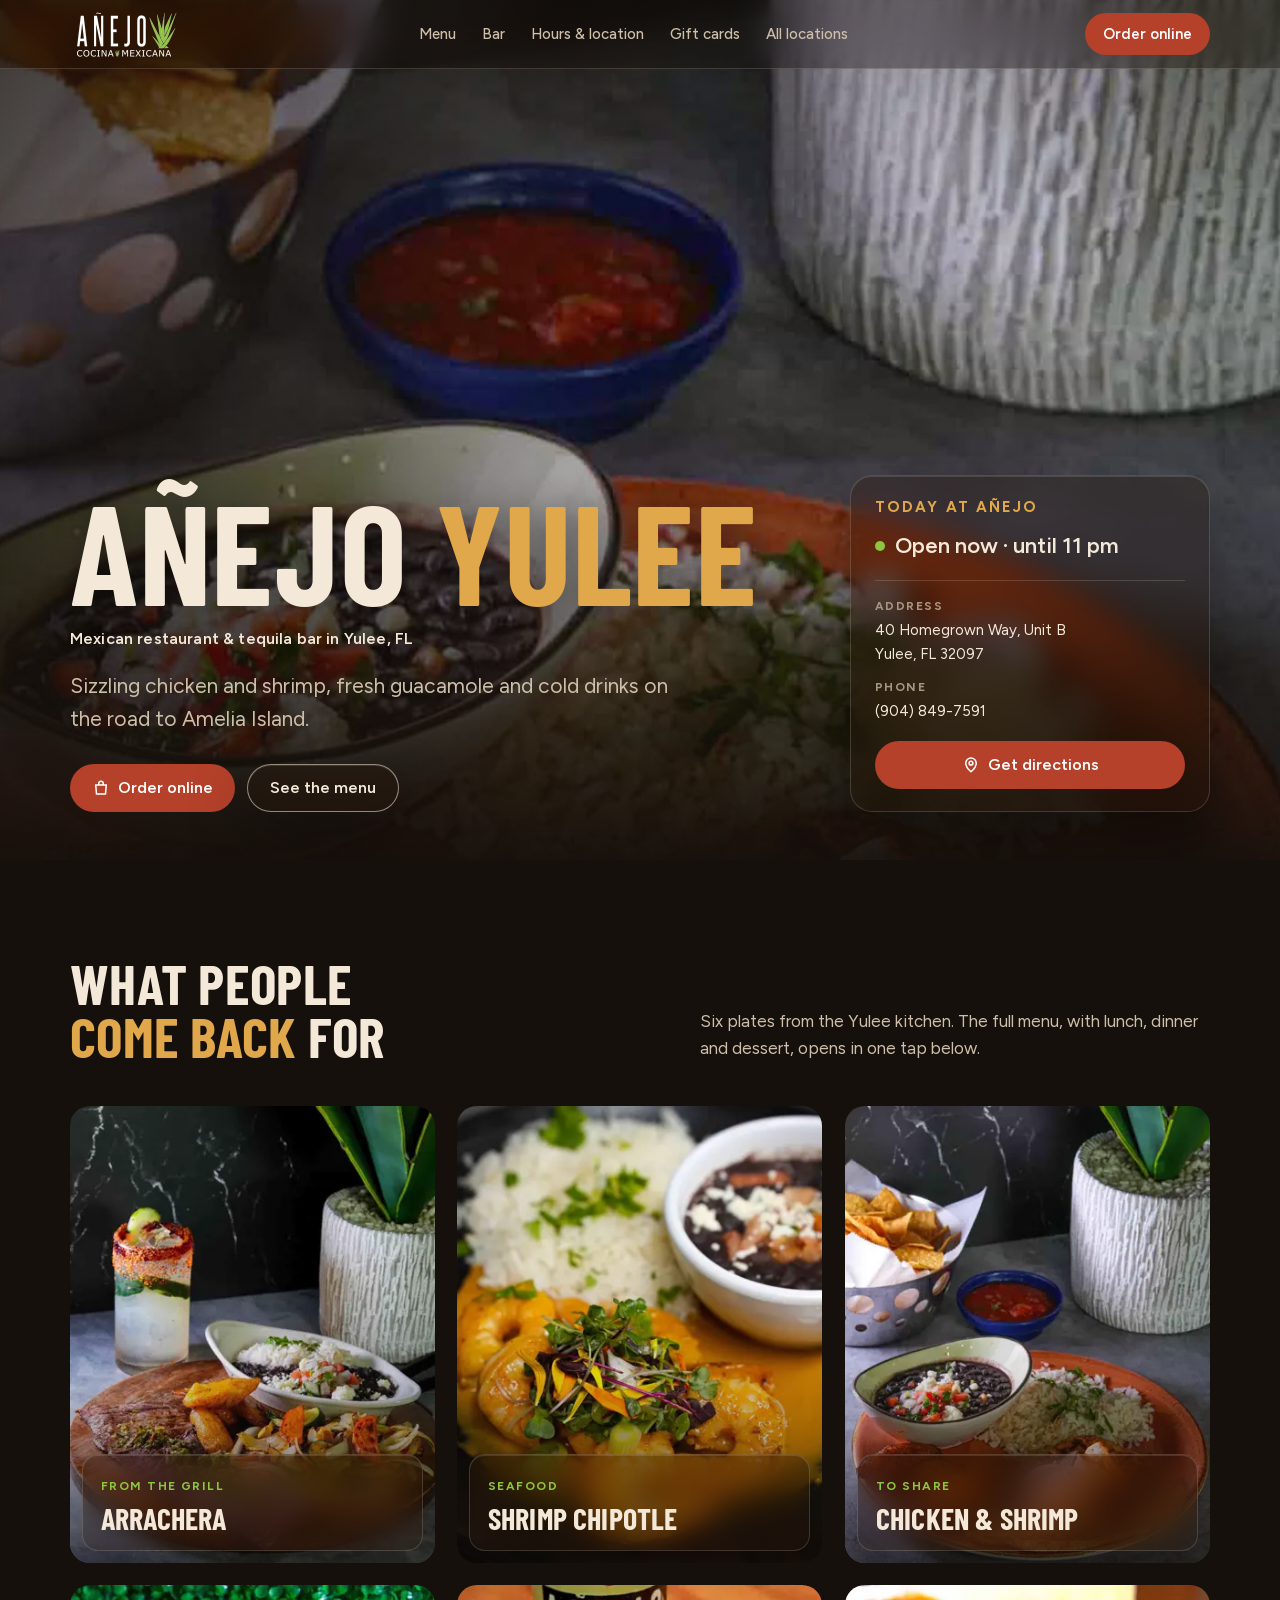
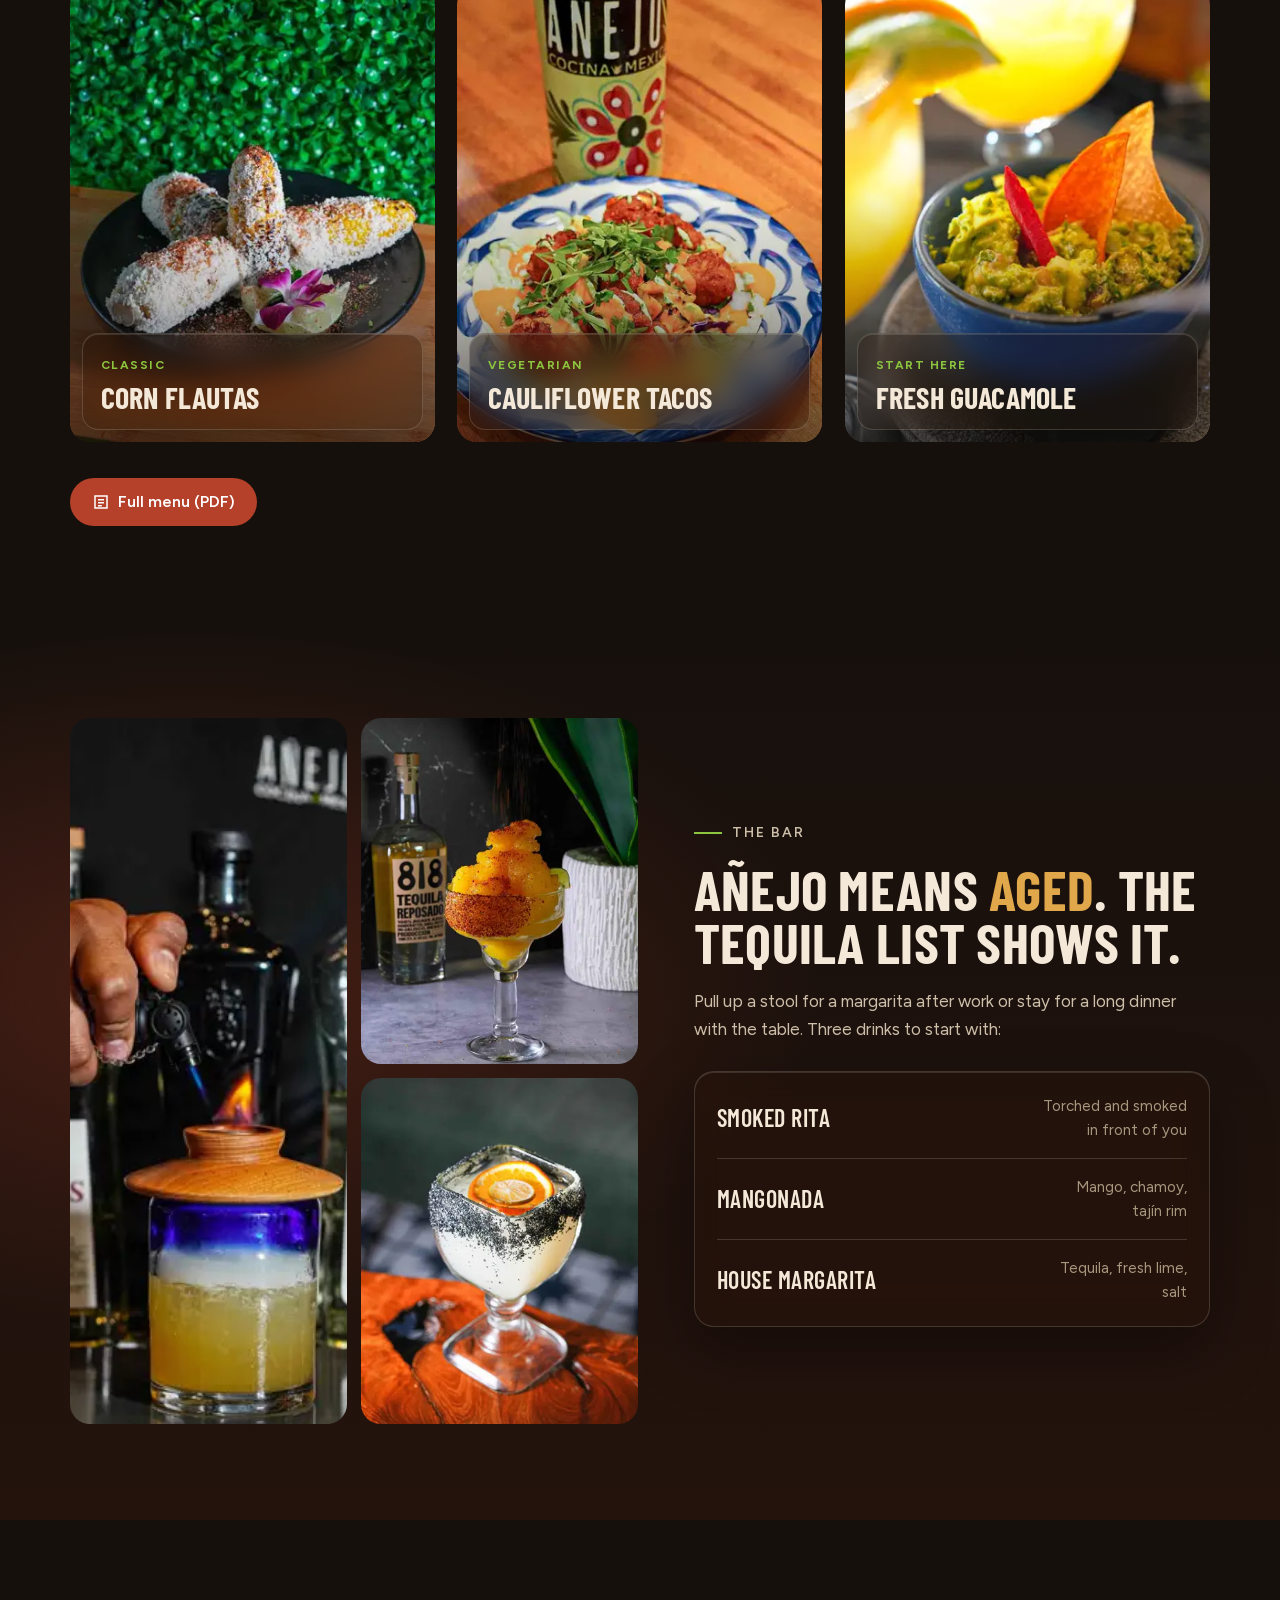
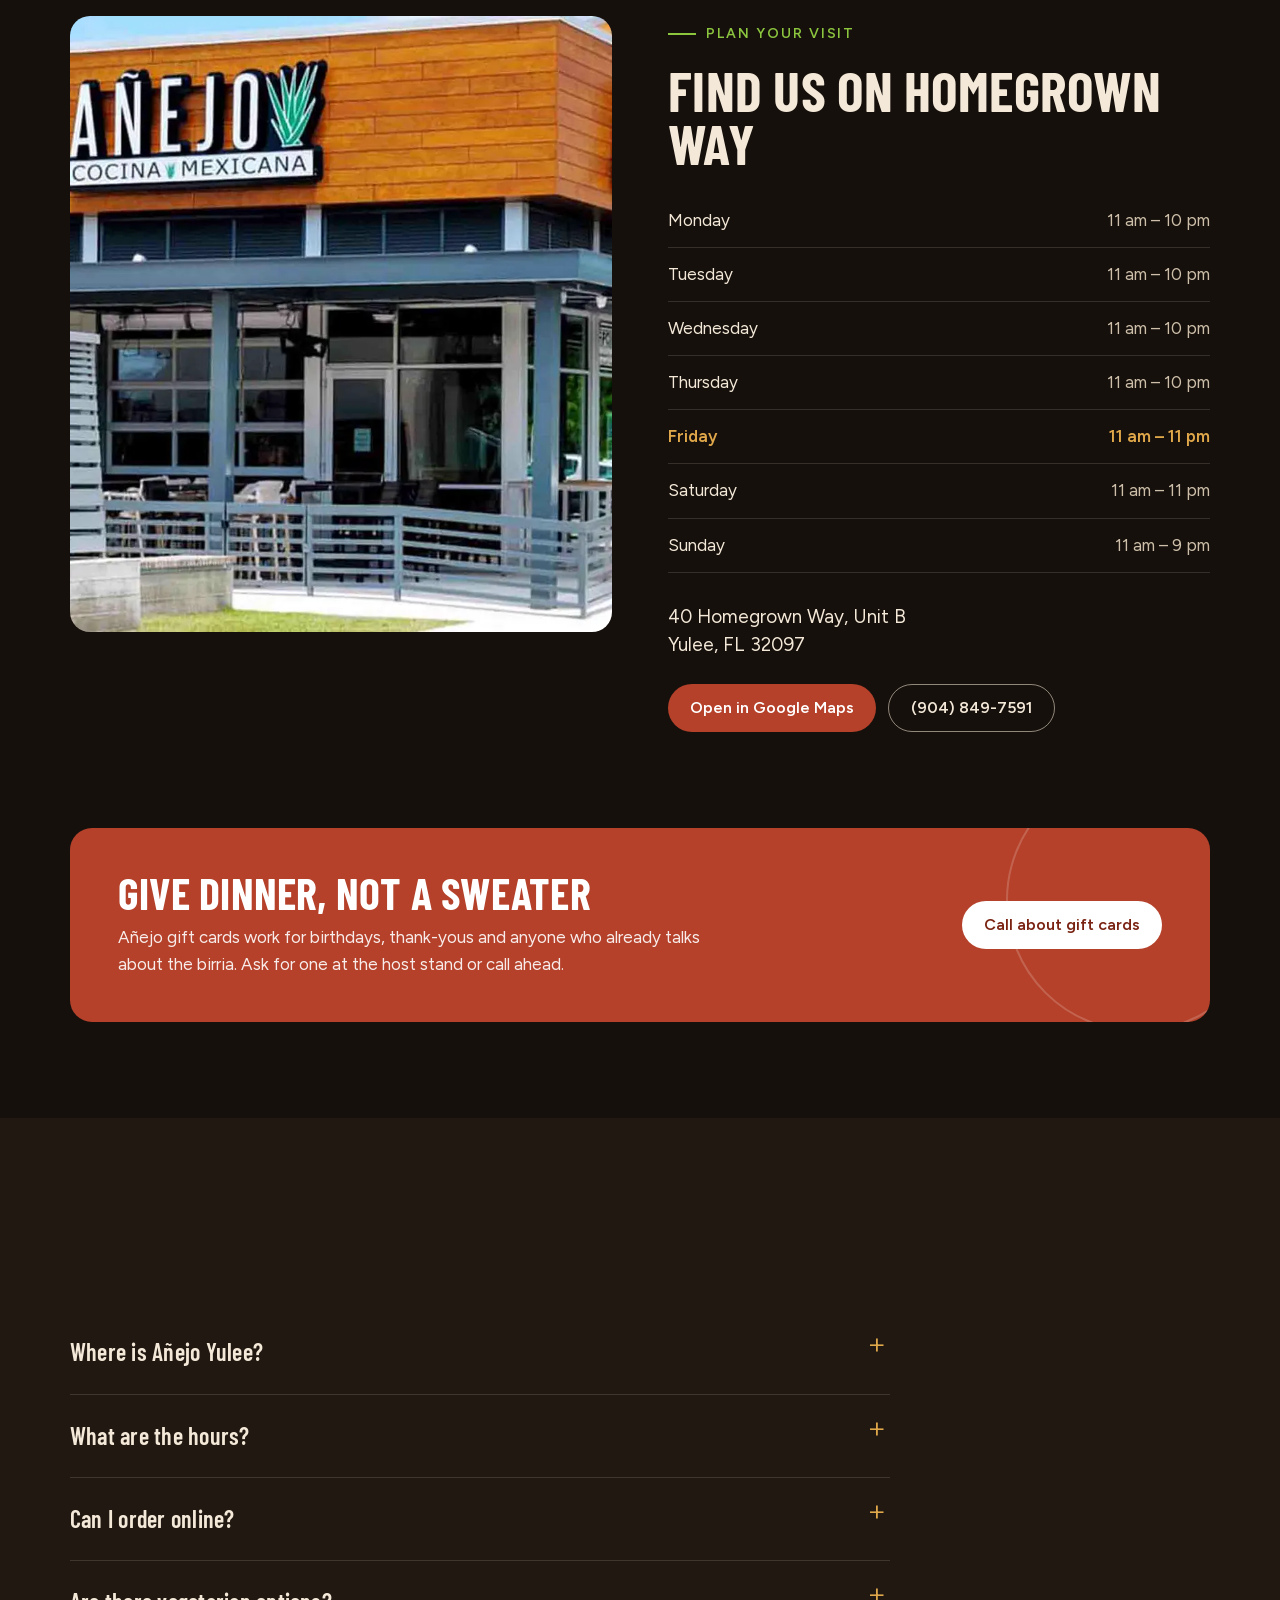
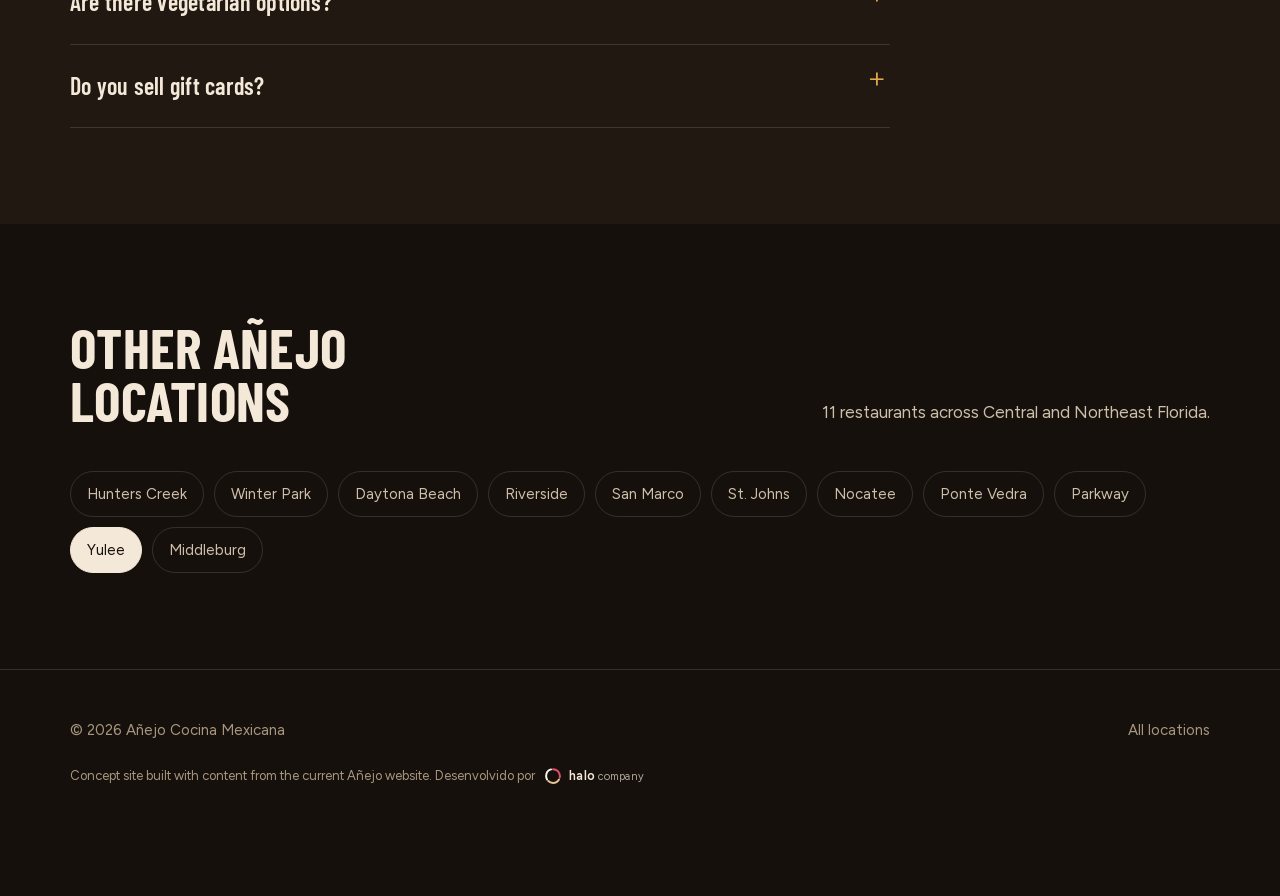
<file: yulee/index.html>
<!doctype html>
<html lang="en" class="nojs">
<head>
<meta charset="utf-8">
<meta name="viewport" content="width=device-width, initial-scale=1">
<title>Añejo Yulee | Mexican Restaurant &amp; Tequila Bar in Yulee, FL</title>
<meta name="description" content="Añejo Yulee: birria tacos, arrachera, smoked margaritas and a full tequila bar at 40 Homegrown Way, Unit B, Yulee. Mon–Thu 11 am–10 pm, Fri–Sat 11 am–11 pm, Sun 11 am–9 pm.">
<meta name="robots" content="noindex, nofollow">
<link rel="canonical" href="https://anejococinamexicana.com/anejo-yulee/">
<meta name="theme-color" content="#16100c">
<link rel="icon" href="data:image/svg+xml,%3Csvg xmlns=%22http://www.w3.org/2000/svg%22 viewBox=%220 0 32 32%22%3E%3Crect width=%2232%22 height=%2232%22 rx=%227%22 fill=%22%2316100c%22/%3E%3Cpath d=%22M16 27 9 9l7 9 7-9z%22 fill=%22%238cc63f%22/%3E%3C/svg%3E">
<meta property="og:type" content="restaurant.restaurant">
<meta property="og:title" content="Añejo Yulee | Mexican Restaurant &amp;amp; Tequila Bar in Yulee, FL">
<meta property="og:description" content="Añejo Yulee: birria tacos, arrachera, smoked margaritas and a full tequila bar at 40 Homegrown Way, Unit B, Yulee. Mon–Thu 11 am–10 pm, Fri–Sat 11 am–11 pm, Sun 11 am–9 pm.">
<meta property="og:image" content="../assets/hero-chicken-shrimp-1600.webp">
<link rel="preload" href="../assets/barlow-condensed-700.woff2" as="font" type="font/woff2" crossorigin>
<link rel="preload" href="../assets/figtree.woff2" as="font" type="font/woff2" crossorigin>
<link rel="preload" as="image" href="../assets/hero-chicken-shrimp-960.webp" imagesrcset="../assets/hero-chicken-shrimp-960.webp 960w, ../assets/hero-chicken-shrimp-1600.webp 1600w" imagesizes="100vw" fetchpriority="high">
<style>
@font-face{font-family:"Barlow Condensed";src:url(../assets/barlow-condensed-700.woff2) format("woff2");font-weight:700;font-display:swap}
@font-face{font-family:"Barlow Condensed";src:url(../assets/barlow-condensed-600.woff2) format("woff2");font-weight:600;font-display:swap}
@font-face{font-family:"Figtree";src:url(../assets/figtree.woff2) format("woff2");font-weight:300 800;font-display:swap}
:root{
  --bg:#16100c;--bg-2:#211812;--bg-3:#2c2019;
  --cream:#f4e9d8;--cream-dim:#cdbfa9;--muted:#a8977f;
  --chile:#b5412a;--chile-hi:#c04a30;--agave:#8cc63f;--gold:#e0a84a;
  --line:rgba(244,233,216,.14);
  --display:"Barlow Condensed","Arial Narrow",Impact,sans-serif;
  --glass:rgba(34,22,15,.38);--glass-line:rgba(255,240,220,.16);
  --sans:"Figtree",system-ui,-apple-system,"Segoe UI",Roboto,sans-serif;
  --wrap:1180px;--r:14px;
}
*{box-sizing:border-box}
html{scroll-behavior:smooth;scroll-padding-top:80px;-webkit-text-size-adjust:100%}
@media (prefers-reduced-motion:reduce){html{scroll-behavior:auto}}
body{margin:0;background:var(--bg);color:var(--cream);font:400 17px/1.6 var(--sans)}
img{max-width:100%;height:auto;display:block}
a{color:inherit}
h1,h2,h3{font-family:var(--display);font-weight:700;line-height:.95;margin:0;letter-spacing:.005em;text-transform:uppercase}
.glass{background:var(--glass);-webkit-backdrop-filter:blur(14px) saturate(140%);backdrop-filter:blur(14px) saturate(140%);border:1px solid var(--glass-line);box-shadow:inset 0 1px 0 rgba(255,255,255,.12),0 24px 60px rgba(0,0,0,.35)}
em{font-style:normal;color:var(--gold)}
.wrap{max-width:var(--wrap);margin:0 auto;padding:0 20px}
.skip{position:absolute;left:-9999px}
.skip:focus{left:16px;top:16px;z-index:99;background:var(--cream);color:var(--bg);padding:8px 14px;border-radius:8px}
:focus-visible{outline:3px solid var(--gold);outline-offset:3px}

/* buttons */
.btn{display:inline-flex;align-items:center;justify-content:center;gap:.5em;min-height:48px;padding:0 22px;border-radius:999px;font:600 16px/1 var(--sans);text-decoration:none;white-space:nowrap;transition:background .2s,color .2s,border-color .2s}
.btn svg{width:18px;height:18px;flex:none}
.btn-main{background:var(--chile);color:#fff}
.btn-main:hover{background:var(--chile-hi)}
.btn-line{border:1.5px solid rgba(244,233,216,.55);color:var(--cream)}
.btn-line:hover{border-color:var(--cream);background:rgba(244,233,216,.08)}

/* header */
.top{position:fixed;top:0;left:0;right:0;z-index:20;background:rgba(22,16,12,.35);-webkit-backdrop-filter:blur(18px) saturate(160%);backdrop-filter:blur(18px) saturate(160%);border-bottom:1px solid var(--glass-line);transition:background .3s}
.top.solid{background:rgba(22,16,12,.72)}
.top .wrap{display:flex;align-items:center;justify-content:space-between;height:68px;gap:16px}
.logo img{width:112px;height:49px}
.nav{display:flex;gap:26px;font-size:15px;font-weight:500}
.nav a{text-decoration:none;color:var(--cream-dim)}
.nav a:hover{color:var(--cream)}
.top .btn{min-height:42px;padding:0 18px;font-size:15px}
@media (max-width:860px){.nav{display:none}}

/* hero */
.hero{position:relative;min-height:min(100vh,860px);display:flex;align-items:flex-end;overflow:hidden;padding:0}
.hero picture,.hero picture img{position:absolute;inset:0;width:100%;height:100%;object-fit:cover}
.hero picture img{transform-origin:60% 55%;animation:kb 16s cubic-bezier(.2,.6,.3,1) .4s both}
@keyframes kb{from{transform:scale(1.02)}to{transform:scale(1.12) translate(-1.5%,-1%)}}
.hero::after{content:"";position:absolute;inset:0;background:linear-gradient(180deg,rgba(22,16,12,.45) 0%,rgba(22,16,12,.1) 30%,rgba(22,16,12,.25) 55%,rgba(22,16,12,.96) 100%),linear-gradient(90deg,rgba(22,16,12,.7) 0%,rgba(22,16,12,0) 60%)}
.hero .wrap{position:relative;z-index:1;padding-top:130px;padding-bottom:48px;width:100%;display:grid;grid-template-columns:minmax(0,1fr) 360px;gap:40px;align-items:end}
.kicker{display:inline-flex;align-items:center;gap:10px;font-size:14px;font-weight:600;letter-spacing:.14em;text-transform:uppercase;color:var(--agave);margin:0 0 18px}
.kicker::before{content:"";width:28px;height:2px;background:var(--agave)}
.hero h1{font-size:clamp(64px,11vw,148px);line-height:.86;text-shadow:0 4px 30px rgba(0,0,0,.35)}
.hero h1 small{display:block;font:600 16px/1.4 var(--sans);letter-spacing:.01em;text-transform:none;color:var(--cream);margin-top:18px}
.hero .lead{font-size:clamp(18px,2.2vw,21px);color:var(--cream-dim);max-width:30em;margin:18px 0 28px}
.ctas{display:flex;flex-wrap:wrap;gap:12px}
.tonight{border-radius:22px;padding:24px 24px 22px}
.tonight h2{font-size:15px;font-family:var(--sans);font-weight:700;letter-spacing:.14em;color:var(--gold);margin-bottom:14px}
.status{display:flex;align-items:center;gap:10px;font-size:22px;font-weight:600;color:var(--cream);min-height:30px;margin:0 0 4px}
.dot{width:10px;height:10px;border-radius:50%;background:var(--muted);flex:none}
.status.open .dot{background:var(--agave);box-shadow:0 0 0 0 rgba(140,198,63,.6);animation:pulse 2.2s infinite}
@keyframes pulse{70%{box-shadow:0 0 0 10px rgba(140,198,63,0)}100%{box-shadow:0 0 0 0 rgba(140,198,63,0)}}
.tonight dl{margin:16px 0 18px;padding-top:16px;border-top:1px solid var(--glass-line);display:grid;gap:12px;font-size:15px}
.tonight dt{font-size:12px;font-weight:700;letter-spacing:.12em;text-transform:uppercase;color:var(--muted)}
.tonight dd{margin:2px 0 0;color:var(--cream)}
.tonight dd a{text-decoration:none}
.tonight .btn{width:100%}
@media (max-width:900px){.hero .wrap{grid-template-columns:minmax(0,1fr);gap:28px;padding-top:260px}.hero{min-height:0}}
@media (max-width:480px){.hero h1{font-size:clamp(54px,17vw,72px)}}

/* sections */
section{padding:96px 0}
.head{display:flex;justify-content:space-between;align-items:flex-end;gap:24px;margin-bottom:44px;flex-wrap:wrap}
.head h2{font-size:clamp(34px,5vw,56px);max-width:16ch}
.head p{max-width:30em;color:var(--cream-dim);margin:0}
@media (max-width:760px){section{padding:68px 0}}

/* menu */
.dishes{display:grid;grid-template-columns:repeat(3,1fr);gap:22px;list-style:none;margin:0;padding:0;perspective:1000px}
.dish{position:relative;border-radius:20px;overflow:hidden;aspect-ratio:4/5;background:var(--bg-2);isolation:isolate;transform:rotateX(var(--rx,0deg)) rotateY(var(--ry,0deg)) translateY(var(--ty,0));transition:transform .6s cubic-bezier(.2,.7,.2,1),box-shadow .6s;will-change:transform}
.dish img{position:absolute;inset:0;width:100%;height:100%;object-fit:cover;transition:transform 1.2s cubic-bezier(.2,.7,.2,1),filter .6s}
.dish::before{content:"";position:absolute;inset:0;z-index:1;pointer-events:none;background:radial-gradient(420px circle at var(--mx,50%) var(--my,30%),rgba(255,214,150,.28),transparent 45%);opacity:0;transition:opacity .5s}
.dish::after{content:"";position:absolute;inset:0;z-index:0;background:linear-gradient(180deg,transparent 45%,rgba(22,16,12,.55) 100%)}
.cap{position:absolute;left:12px;right:12px;bottom:12px;z-index:2;border-radius:16px;padding:16px 18px 17px}
.cap h3{font-size:30px;line-height:1}
.cap p{margin:0;color:var(--cream);font-size:15.5px;line-height:1.5;max-height:0;opacity:0;overflow:hidden;transition:max-height .5s ease,opacity .4s ease,margin .5s ease}
.tag{display:inline-block;font-size:12px;font-weight:700;letter-spacing:.12em;text-transform:uppercase;color:var(--agave);margin-bottom:6px}
@media (hover:hover) and (pointer:fine){
  .dish:hover{--ty:-6px;box-shadow:0 34px 70px rgba(0,0,0,.55),0 0 0 1px rgba(224,168,74,.4)}
  .dish:hover img{transform:scale(1.1);filter:saturate(1.18) brightness(1.06) contrast(1.04)}
  .dish:hover::before{opacity:1}
  .dish:hover .cap p{max-height:7em;opacity:1;margin-top:6px}
}
@media (hover:none){.cap p{max-height:none;opacity:1;margin-top:6px}}
@media (max-width:900px){.dishes{grid-template-columns:repeat(2,1fr)}}
@media (max-width:760px){
  .dishes{display:flex;overflow-x:auto;scroll-snap-type:x mandatory;gap:14px;margin:0 -20px;padding:0 20px 10px;scrollbar-width:none}
  .dishes::-webkit-scrollbar{display:none}
  .dish{flex:0 0 80%;scroll-snap-align:center;aspect-ratio:2/3}
  .cap{padding:13px 15px 14px}
  .cap h3{font-size:26px}
  .cap p{font-size:14.5px}
  .js .dish.reveal{opacity:1;transform:none;transition:none}
}
.swipe{display:none;margin-top:14px;font-size:14px;color:var(--muted)}
@media (max-width:760px){.swipe{display:block}}
.menu-links{display:flex;flex-wrap:wrap;gap:12px;margin-top:36px}

/* bar */
.bar{background:radial-gradient(900px 500px at 15% 40%,rgba(181,65,42,.28),transparent 70%),linear-gradient(180deg,var(--bg) 0%,#24130d 100%)}
.bar-grid{display:grid;grid-template-columns:1.1fr 1fr;gap:56px;align-items:center}
.bar-pics{display:grid;grid-template-columns:1fr 1fr;gap:14px}
.ph{border-radius:20px;overflow:hidden;position:relative}
.ph img{width:100%;height:100%;object-fit:cover;aspect-ratio:4/5;transition:transform 1.2s cubic-bezier(.2,.7,.2,1),filter .6s}
.bar-pics .ph:first-child{grid-row:span 2}
.bar-pics .ph:first-child img{aspect-ratio:auto}
@media (hover:hover) and (pointer:fine){.ph:hover img{transform:scale(1.08);filter:saturate(1.15) brightness(1.05)}}
.bar h2{font-size:clamp(34px,5vw,56px);margin-bottom:20px}
.bar p{color:var(--cream-dim)}
.drinks{list-style:none;padding:6px 22px;margin:28px 0 0;border-radius:20px}
.drinks li{display:flex;justify-content:space-between;align-items:center;gap:20px;padding:16px 0;border-bottom:1px solid var(--glass-line)}
.drinks li:last-child{border-bottom:0}
.drinks strong{font-family:var(--display);font-weight:600;font-size:24px;text-transform:uppercase;letter-spacing:.02em}
.drinks span{color:var(--muted);font-size:15px;text-align:right}
@media (max-width:900px){.bar-grid{grid-template-columns:1fr;gap:36px}}

/* visit */
.visit-grid{display:grid;grid-template-columns:1fr 1fr;gap:56px;align-items:start}
.visit-photo{border-radius:20px}
.visit-photo img{aspect-ratio:1200/1363}
.hours{width:100%;border-collapse:collapse;margin:24px 0 30px;font-size:17px}
.hours th,.hours td{padding:13px 0;border-bottom:1px solid var(--line);text-align:left;font-weight:400}
.hours td{text-align:right;color:var(--cream-dim)}
.hours tr.today th,.hours tr.today td{color:var(--gold);font-weight:600}
.addr{font-style:normal;font-size:19px;line-height:1.5}
.visit h2{font-size:clamp(34px,5vw,56px)}
@media (max-width:900px){.visit-grid{grid-template-columns:1fr;gap:36px}}

/* reveal */
.js .reveal{opacity:0;transform:translateY(30px);transition:opacity .9s ease,transform .9s cubic-bezier(.2,.7,.2,1);transition-delay:var(--d,0s)}
.js .reveal.in{opacity:1;transform:none}
.js .dish.reveal.in{transform:rotateX(var(--rx,0deg)) rotateY(var(--ry,0deg)) translateY(var(--ty,0))}
@media (prefers-reduced-motion:reduce){.hero picture img,.status.open .dot{animation:none}.js .reveal{opacity:1;transform:none;transition:none}.dish,.dish img,.ph img{transition:none}}

/* gift */
.gift{padding:0 0 96px}
.gift-card{display:grid;grid-template-columns:1fr auto;gap:28px;align-items:center;background:var(--chile);color:#fff;border-radius:22px;padding:44px 48px;position:relative;overflow:hidden}
.gift-card::after{content:"";position:absolute;right:-60px;top:-60px;width:260px;height:260px;border-radius:50%;border:2px solid rgba(255,255,255,.18)}
.gift-card h2{font-size:clamp(30px,4vw,44px);margin-bottom:10px}
.gift-card p{margin:0;max-width:36em;color:rgba(255,255,255,.9)}
.gift-card .btn{background:#fff;color:#7a2312;position:relative;z-index:1}
@media (max-width:760px){.gift-card{grid-template-columns:1fr;padding:32px 24px}}

/* faq */
.faq{background:var(--bg-2)}
.faq-list{max-width:820px}
.faq details{border-bottom:1px solid var(--line)}
.faq summary{cursor:pointer;list-style:none;padding:22px 40px 22px 0;font-family:var(--display);font-weight:600;font-size:24px;letter-spacing:.01em;position:relative}
.faq summary::-webkit-details-marker{display:none}
.faq summary::after{content:"+";position:absolute;right:4px;top:18px;font:300 30px/1 var(--sans);color:var(--gold)}
.faq details[open] summary::after{content:"–"}
.faq details p{margin:0 0 22px;color:var(--cream-dim);max-width:44em}

/* locations */
.locs{display:flex;flex-wrap:wrap;gap:10px;list-style:none;padding:0;margin:0}
.locs a{display:inline-block;padding:10px 16px;border:1px solid var(--line);border-radius:999px;text-decoration:none;font-size:15px;color:var(--cream-dim)}
.locs a:hover{border-color:var(--cream);color:var(--cream)}
.locs a[aria-current]{background:var(--cream);color:var(--bg);border-color:var(--cream)}

/* footer */
footer{border-top:1px solid var(--line);padding:48px 0 110px;font-size:15px;color:var(--muted)}
footer .wrap{display:flex;flex-wrap:wrap;justify-content:space-between;gap:24px;align-items:center}
footer nav{display:flex;gap:18px}
footer nav a{text-decoration:none}
footer nav a:hover{color:var(--cream)}
.desenvolvido{display:inline-flex;align-items:center;gap:8px}
.halo-credit{display:inline-flex;align-items:center;gap:6px;text-decoration:none;color:var(--cream)}
.halo-nome{font-weight:600;letter-spacing:.02em}
.halo-nome small{font-weight:400;opacity:.7}
.nota{width:100%;font-size:13px;margin:0}

/* mobile action bar */
.actionbar{position:fixed;left:0;right:0;bottom:0;z-index:30;display:none;grid-template-columns:repeat(3,1fr);background:rgba(22,16,12,.96);border-top:1px solid var(--line);padding:8px 8px calc(8px + env(safe-area-inset-bottom))}
.actionbar a{display:flex;flex-direction:column;align-items:center;gap:3px;padding:6px 0;text-decoration:none;font-size:13px;font-weight:600;color:var(--cream)}
.actionbar a svg{width:22px;height:22px;color:var(--gold)}
.actionbar a.hot svg{color:var(--chile-hi)}
@media (max-width:760px){.actionbar{display:grid}.top .btn{display:none}}

/* hub: locations grid */
.region{margin-top:64px}
.region:first-of-type{margin-top:0}
.region h2{font-size:clamp(28px,4vw,40px);margin-bottom:24px}
.region h2 small{display:block;font:500 16px/1.4 var(--sans);text-transform:none;color:var(--cream-dim);margin-top:8px;letter-spacing:0}
.loc-grid{display:grid;grid-template-columns:repeat(3,1fr);gap:22px;list-style:none;margin:0;padding:0;perspective:1000px}
.loc{position:relative;border-radius:20px;overflow:hidden;aspect-ratio:4/5;background:var(--bg-2);isolation:isolate;transform:rotateX(var(--rx,0deg)) rotateY(var(--ry,0deg)) translateY(var(--ty,0));transition:transform .6s cubic-bezier(.2,.7,.2,1),box-shadow .6s}
.loc img{position:absolute;inset:0;width:100%;height:100%;object-fit:cover;transition:transform 1.2s cubic-bezier(.2,.7,.2,1),filter .6s}
.loc::before{content:"";position:absolute;inset:0;z-index:1;pointer-events:none;background:radial-gradient(420px circle at var(--mx,50%) var(--my,30%),rgba(255,214,150,.25),transparent 45%);opacity:0;transition:opacity .5s}
.loc a{position:absolute;inset:0;z-index:3;text-decoration:none}
.loc .cap{display:flex;justify-content:space-between;align-items:flex-end;gap:12px}
.loc .cap p{max-height:none;opacity:1;margin-top:4px;color:var(--cream-dim);font-size:14.5px}
.loc .go{flex:none;width:42px;height:42px;border-radius:50%;background:var(--chile);display:grid;place-items:center;transition:transform .4s}
.loc .go svg{width:18px;height:18px;color:#fff}
.loc .rate{position:absolute;top:14px;left:14px;z-index:2;border-radius:999px;padding:6px 12px;font-size:13.5px;font-weight:600}
.loc .rate b{color:var(--gold)}
@media (hover:hover) and (pointer:fine){
  .loc:hover{--ty:-6px;box-shadow:0 34px 70px rgba(0,0,0,.55),0 0 0 1px rgba(224,168,74,.4)}
  .loc:hover img{transform:scale(1.08);filter:saturate(1.15) brightness(1.05)}
  .loc:hover::before{opacity:1}
  .loc:hover .go{transform:translateX(4px)}
}
@media (max-width:900px){.loc-grid{grid-template-columns:repeat(2,1fr)}}
@media (max-width:560px){.loc-grid{grid-template-columns:1fr}.loc{aspect-ratio:4/3.4}}
.hub-hero .wrap{grid-template-columns:minmax(0,1fr)}
.hub-hero .lead{max-width:36em}
.rating{display:inline-flex;align-items:center;gap:8px;margin:0 0 14px;font-size:15px;color:var(--cream)}
.rating b{color:var(--gold);font-size:17px}
.hh{margin:10px 0 0;font-size:14.5px;color:var(--agave);font-weight:600}

</style>
<script type="application/ld+json">
{
 "@context": "https://schema.org",
 "@graph": [
  {
   "@type": "Restaurant",
   "@id": "https://anejococinamexicana.com/anejo-yulee/#restaurant",
   "name": "Añejo Cocina Mexicana – Yulee",
   "url": "https://anejococinamexicana.com/anejo-yulee/",
   "telephone": "+19048497591",
   "servesCuisine": [
    "Mexican"
   ],
   "priceRange": "$$",
   "address": {
    "@type": "PostalAddress",
    "streetAddress": "40 Homegrown Way, Unit B",
    "addressLocality": "Yulee",
    "addressRegion": "FL",
    "postalCode": "32097",
    "addressCountry": "US"
   },
   "geo": {
    "@type": "GeoCoordinates",
    "latitude": 30.6236422,
    "longitude": -81.6374989
   },
   "hasMap": "https://www.google.com/maps?cid=13141098514262152927",
   "openingHoursSpecification": [
    {
     "@type": "OpeningHoursSpecification",
     "dayOfWeek": [
      "Monday",
      "Tuesday",
      "Wednesday",
      "Thursday"
     ],
     "opens": "11:00",
     "closes": "22:00"
    },
    {
     "@type": "OpeningHoursSpecification",
     "dayOfWeek": [
      "Friday",
      "Saturday"
     ],
     "opens": "11:00",
     "closes": "23:00"
    },
    {
     "@type": "OpeningHoursSpecification",
     "dayOfWeek": [
      "Sunday"
     ],
     "opens": "11:00",
     "closes": "21:00"
    }
   ],
   "hasMenu": "https://anejococinamexicana.com/wp-content/uploads/2026/07/anejo-2026-new-menu.pdf",
   "potentialAction": {
    "@type": "OrderAction",
    "target": "https://oo.viguest.com/?siteName=ANEJOYULEE"
   },
   "sameAs": [
    "https://www.facebook.com/anejococinacocinayulee",
    "https://www.instagram.com/anejococinayulee"
   ],
   "parentOrganization": {
    "@type": "Organization",
    "name": "Añejo Cocina Mexicana",
    "url": "https://anejococinamexicana.com/"
   }
  },
  {
   "@type": "BreadcrumbList",
   "itemListElement": [
    {
     "@type": "ListItem",
     "position": 1,
     "name": "Home",
     "item": "https://anejococinamexicana.com/"
    },
    {
     "@type": "ListItem",
     "position": 2,
     "name": "Locations",
     "item": "https://anejococinamexicana.com/locations/"
    },
    {
     "@type": "ListItem",
     "position": 3,
     "name": "Yulee"
    }
   ]
  },
  {
   "@type": "FAQPage",
   "mainEntity": [
    {
     "@type": "Question",
     "name": "Where is Añejo Yulee?",
     "acceptedAnswer": {
      "@type": "Answer",
      "text": "40 Homegrown Way, Unit B, Yulee, FL 32097, on Homegrown Way."
     }
    },
    {
     "@type": "Question",
     "name": "What are the hours?",
     "acceptedAnswer": {
      "@type": "Answer",
      "text": "Monday to Thursday from 11 am to 10 pm, Friday to Saturday from 11 am to 11 pm, and Sunday from 11 am to 9 pm."
     }
    },
    {
     "@type": "Question",
     "name": "Can I order online?",
     "acceptedAnswer": {
      "@type": "Answer",
      "text": "Yes. Order pickup online through the Añejo Yulee ordering page, or call (904) 849-7591."
     }
    },
    {
     "@type": "Question",
     "name": "Are there vegetarian options?",
     "acceptedAnswer": {
      "@type": "Answer",
      "text": "Yes. The cauliflower tacos are vegetarian, and the guacamole, made to order, is a good start for any table."
     }
    },
    {
     "@type": "Question",
     "name": "Do you sell gift cards?",
     "acceptedAnswer": {
      "@type": "Answer",
      "text": "Yes. Añejo gift cards are available at the restaurant."
     }
    }
   ]
  }
 ]
}
</script>
</head>
<body>
<a class="skip" href="#main">Skip to content</a>
<header class="top">
  <div class="wrap">
    <a class="logo" href="../" aria-label="Añejo Cocina Mexicana, all locations"><img src="../assets/logo-224.webp" width="112" height="49" alt="Añejo Cocina Mexicana"></a>
    <nav class="nav" aria-label="Main"><a href="#menu">Menu</a><a href="#bar">Bar</a><a href="#visit">Hours &amp; location</a><a href="#gift">Gift cards</a><a href="../#locations">All locations</a></nav>
    <a class="btn btn-main" href="https://oo.viguest.com/?siteName=ANEJOYULEE" target="_blank" rel="noopener">Order online</a>
  </div>
</header>

<main id="main">
  <section class="hero" aria-labelledby="h1">
    <picture>
      <img src="../assets/hero-chicken-shrimp-960.webp" srcset="../assets/hero-chicken-shrimp-960.webp 960w, ../assets/hero-chicken-shrimp-1600.webp 1600w" sizes="100vw" width="1600" height="1200" alt="Grilled chicken and shrimp platter with peppers and onions" fetchpriority="high">
    </picture>
    <div class="wrap">
      <div>
        <h1 id="h1">Añejo <em>Yulee</em><small>Mexican restaurant &amp; tequila bar in Yulee, FL</small></h1>
        <p class="lead">Sizzling chicken and shrimp, fresh guacamole and cold drinks on the road to Amelia Island.</p>
        <div class="ctas">
          <a class="btn btn-main" href="https://oo.viguest.com/?siteName=ANEJOYULEE" target="_blank" rel="noopener"><svg viewBox="0 0 24 24" fill="none" stroke="currentColor" stroke-width="2" aria-hidden="true"><path d="M5 8h14l-1 12H6z"/><path d="M9 8V6a3 3 0 0 1 6 0v2"/></svg>Order online</a>
          <a class="btn btn-line glass" href="#menu">See the menu</a>
        </div>
      </div>
      <aside class="tonight glass" aria-label="Today at Añejo Yulee">
        <h2>Today at Añejo</h2>
        
        <p class="status" data-horas='[[660,1260],[660,1320],[660,1320],[660,1320],[660,1320],[660,1380],[660,1380]]' aria-live="polite"><span class="dot"></span><span class="st">Mon–Thu 11 am–10 pm</span></p>
        
        <dl>
          <div><dt>Address</dt><dd>40 Homegrown Way, Unit B<br>Yulee, FL 32097</dd></div>
          <div><dt>Phone</dt><dd><a href="tel:+19048497591">(904) 849-7591</a></dd></div>
        </dl>
        <a class="btn btn-main" href="https://www.google.com/maps?cid=13141098514262152927" target="_blank" rel="noopener"><svg viewBox="0 0 24 24" fill="none" stroke="currentColor" stroke-width="2" aria-hidden="true"><path d="M12 21s-7-6.2-7-11.5A7 7 0 0 1 19 9.5C19 14.8 12 21 12 21z"/><circle cx="12" cy="9.5" r="2.5"/></svg>Get directions</a>
      </aside>
    </div>
  </section>

  <section id="menu" aria-labelledby="menu-h">
    <div class="wrap">
      <div class="head reveal">
        <h2 id="menu-h">What people <em>come back</em> for</h2>
        <p>Six plates from the Yulee kitchen. The full menu, with lunch, dinner and dessert, opens in one tap below.</p>
      </div>
      <ul class="dishes">
        <li class="dish reveal" style="--d:0.00s">
          <img src="../assets/arrachera-400.webp" srcset="../assets/arrachera-260.webp 260w, ../assets/arrachera-400.webp 400w, ../assets/arrachera-720.webp 720w" sizes="(max-width:760px) 80vw, (max-width:900px) 50vw, 380px" width="720" height="900" alt="Arrachera skirt steak sliced on a plate" loading="lazy">
          <div class="cap glass"><span class="tag">From the grill</span><h3>Arrachera</h3><p>Marinated skirt steak, grilled and sliced, served with rice, beans and tortillas.</p></div>
        </li>
        <li class="dish reveal" style="--d:0.08s">
          <img src="../assets/shrimp-chipotle-400.webp" srcset="../assets/shrimp-chipotle-260.webp 260w, ../assets/shrimp-chipotle-400.webp 400w, ../assets/shrimp-chipotle-720.webp 720w" sizes="(max-width:760px) 80vw, (max-width:900px) 50vw, 380px" width="720" height="900" alt="Shrimp in chipotle cream sauce" loading="lazy">
          <div class="cap glass"><span class="tag">Seafood</span><h3>Shrimp Chipotle</h3><p>Shrimp in a smoky chipotle cream. Ask for extra tortillas to clean the plate.</p></div>
        </li>
        <li class="dish reveal" style="--d:0.16s">
          <img src="../assets/chicken-shrimp-400.webp" srcset="../assets/chicken-shrimp-260.webp 260w, ../assets/chicken-shrimp-400.webp 400w, ../assets/chicken-shrimp-720.webp 720w" sizes="(max-width:760px) 80vw, (max-width:900px) 50vw, 380px" width="720" height="900" alt="Grilled chicken and shrimp platter with peppers and onions" loading="lazy">
          <div class="cap glass"><span class="tag">To share</span><h3>Chicken &amp; Shrimp</h3><p>Grilled chicken and shrimp over peppers and onions, sizzling when it lands.</p></div>
        </li>
        <li class="dish reveal" style="--d:0.00s">
          <img src="../assets/flautas-400.webp" srcset="../assets/flautas-260.webp 260w, ../assets/flautas-400.webp 400w, ../assets/flautas-720.webp 720w" sizes="(max-width:760px) 80vw, (max-width:900px) 50vw, 380px" width="720" height="900" alt="Crispy corn flautas topped with cream and cheese" loading="lazy">
          <div class="cap glass"><span class="tag">Classic</span><h3>Corn Flautas</h3><p>Rolled corn tortillas fried crisp, topped with crema, cheese and salsa.</p></div>
        </li>
        <li class="dish reveal" style="--d:0.08s">
          <img src="../assets/cauliflower-tacos-400.webp" srcset="../assets/cauliflower-tacos-260.webp 260w, ../assets/cauliflower-tacos-400.webp 400w, ../assets/cauliflower-tacos-720.webp 720w" sizes="(max-width:760px) 80vw, (max-width:900px) 50vw, 380px" width="720" height="900" alt="Cauliflower tacos with fresh toppings" loading="lazy">
          <div class="cap glass"><span class="tag">Vegetarian</span><h3>Cauliflower Tacos</h3><p>Roasted cauliflower in corn tortillas. The meat-free pick that nobody treats as second best.</p></div>
        </li>
        <li class="dish reveal" style="--d:0.16s">
          <img src="../assets/guacamole-400.webp" srcset="../assets/guacamole-260.webp 260w, ../assets/guacamole-400.webp 400w, ../assets/guacamole-720.webp 720w" sizes="(max-width:760px) 80vw, (max-width:900px) 50vw, 380px" width="720" height="900" alt="Fresh guacamole in a stone bowl with tortilla chips" loading="lazy">
          <div class="cap glass"><span class="tag">Start here</span><h3>Fresh Guacamole</h3><p>Made to order with ripe avocado, onion, cilantro and lime.</p></div>
        </li>
      </ul>
      <p class="swipe" aria-hidden="true">Swipe for more →</p>
      <div class="menu-links"><a class="btn btn-main" href="https://anejococinamexicana.com/wp-content/uploads/2026/07/anejo-2026-new-menu.pdf" target="_blank" rel="noopener"><svg viewBox="0 0 24 24" fill="none" stroke="currentColor" stroke-width="2" aria-hidden="true"><path d="M4 4h16v16H4z"/><path d="M8 9h8M8 13h8M8 17h5"/></svg>Full menu (PDF)</a></div>
    </div>
  </section>

  <section id="bar" class="bar" aria-labelledby="bar-h">
    <div class="wrap bar-grid">
      <div class="bar-pics reveal">
        <div class="ph"><img src="../assets/smoked-rita-400.webp" srcset="../assets/smoked-rita-400.webp 400w, ../assets/smoked-rita-720.webp 720w" sizes="(max-width:900px) 50vw, 300px" width="720" height="900" alt="Smoked margarita being torched next to tequila bottles" loading="lazy"></div>
        <div class="ph"><img src="../assets/mangonada-400.webp" srcset="../assets/mangonada-400.webp 400w, ../assets/mangonada-720.webp 720w" sizes="(max-width:900px) 50vw, 300px" width="720" height="900" alt="Mangonada with chamoy and tajín rim" loading="lazy"></div>
        <div class="ph"><img src="../assets/house-margarita-400.webp" srcset="../assets/house-margarita-400.webp 400w, ../assets/house-margarita-720.webp 720w" sizes="(max-width:900px) 50vw, 300px" width="720" height="900" alt="House margarita with salted rim and lime" loading="lazy"></div>
      </div>
      <div>
        <p class="kicker">The bar</p>
        <h2 id="bar-h">Añejo means <em>aged</em>. The tequila list shows it.</h2>
        <p>Pull up a stool for a margarita after work or stay for a long dinner with the table. Three drinks to start with:</p>
        <ul class="drinks glass">
          <li><strong>Smoked Rita</strong><span>Torched and smoked<br>in front of you</span></li>
          <li><strong>Mangonada</strong><span>Mango, chamoy,<br>tajín rim</span></li>
          <li><strong>House Margarita</strong><span>Tequila, fresh lime,<br>salt</span></li>
        </ul>
      </div>
    </div>
  </section>

  <section id="visit" class="visit" aria-labelledby="visit-h">
    <div class="wrap visit-grid">
      <div class="visit-photo ph reveal">
        <img src="../assets/fachada-yulee-480.webp" srcset="../assets/fachada-yulee-480.webp 480w, ../assets/fachada-yulee-800.webp 800w" sizes="(max-width:900px) 100vw, 560px" width="800" height="909" alt="Añejo Yulee storefront" loading="lazy">
      </div>
      <div>
        <p class="kicker">Plan your visit</p>
        <h2 id="visit-h">Find us on Homegrown Way</h2>
        <table class="hours" aria-label="Opening hours">
          <tbody>
            <tr data-d="1"><th scope="row">Monday</th><td>11 am – 10 pm</td></tr>
            <tr data-d="2"><th scope="row">Tuesday</th><td>11 am – 10 pm</td></tr>
            <tr data-d="3"><th scope="row">Wednesday</th><td>11 am – 10 pm</td></tr>
            <tr data-d="4"><th scope="row">Thursday</th><td>11 am – 10 pm</td></tr>
            <tr data-d="5"><th scope="row">Friday</th><td>11 am – 11 pm</td></tr>
            <tr data-d="6"><th scope="row">Saturday</th><td>11 am – 11 pm</td></tr>
            <tr data-d="0"><th scope="row">Sunday</th><td>11 am – 9 pm</td></tr>
          </tbody>
        </table>
        <address class="addr">40 Homegrown Way, Unit B<br>Yulee, FL 32097</address>
        <div class="ctas" style="margin-top:24px">
          <a class="btn btn-main" href="https://www.google.com/maps?cid=13141098514262152927" target="_blank" rel="noopener">Open in Google Maps</a>
          <a class="btn btn-line" href="tel:+19048497591">(904) 849-7591</a>
        </div>
      </div>
    </div>
  </section>

  <div class="gift" id="gift">
    <div class="wrap">
      <div class="gift-card">
        <div>
          <h2>Give dinner, not a sweater</h2>
          <p>Añejo gift cards work for birthdays, thank-yous and anyone who already talks about the birria. Ask for one at the host stand or call ahead.</p>
        </div>
        <a class="btn" href="tel:+19048497591">Call about gift cards</a>
      </div>
    </div>
  </div>

  <section class="faq" aria-labelledby="faq-h">
    <div class="wrap">
      <div class="head reveal"><h2 id="faq-h">Good to know</h2></div>
      <div class="faq-list">
        <details><summary>Where is Añejo Yulee?</summary><p>40 Homegrown Way, Unit B, Yulee, FL 32097, on Homegrown Way.</p></details>
        <details><summary>What are the hours?</summary><p>Monday to Thursday from 11 am to 10 pm, Friday to Saturday from 11 am to 11 pm, and Sunday from 11 am to 9 pm.</p></details>
        <details><summary>Can I order online?</summary><p>Yes. Order pickup online through the Añejo Yulee ordering page, or call (904) 849-7591.</p></details>
        <details><summary>Are there vegetarian options?</summary><p>Yes. The cauliflower tacos are vegetarian, and the guacamole, made to order, is a good start for any table.</p></details>
        <details><summary>Do you sell gift cards?</summary><p>Yes. Añejo gift cards are available at the restaurant.</p></details>
      </div>
    </div>
  </section>

  <section id="locations" aria-labelledby="loc-h">
    <div class="wrap">
      <div class="head reveal"><h2 id="loc-h">Other Añejo locations</h2><p>11 restaurants across Central and Northeast Florida.</p></div>
      <ul class="locs">
        <li><a href="../hunters-creek/">Hunters Creek</a></li>
        <li><a href="../winter-park/">Winter Park</a></li>
        <li><a href="../daytona-beach/">Daytona Beach</a></li>
        <li><a href="../riverside/">Riverside</a></li>
        <li><a href="../san-marco/">San Marco</a></li>
        <li><a href="../st-johns/">St. Johns</a></li>
        <li><a href="../nocatee/">Nocatee</a></li>
        <li><a href="../ponte-vedra/">Ponte Vedra</a></li>
        <li><a href="../parkway/">Parkway</a></li>
        <li><a href="../yulee/" aria-current="page">Yulee</a></li>
        <li><a href="../middleburg/">Middleburg</a></li>
      </ul>
    </div>
  </section>
</main>

<footer>
  <div class="wrap">
    <span>© 2026 Añejo Cocina Mexicana</span>
    <nav aria-label="Site"><a href="../">All locations</a></nav>
    <p class="nota">Concept site built with content from the current Añejo website. <span class="desenvolvido">Desenvolvido por <a href="https://haloconsulting.com.br/" target="_blank" rel="noopener" class="halo-credit"><svg viewBox="0 0 32 32" width="20" height="20" aria-hidden="true"><g transform="rotate(-90 16 16)" fill="none" stroke-width="3.2" stroke-linecap="round"><circle cx="16" cy="16" r="11" pathLength="300" stroke="#E0506F" stroke-dasharray="86 214"/><circle cx="16" cy="16" r="11" pathLength="300" stroke="#E7C493" stroke-dasharray="86 214" stroke-dashoffset="-100"/><circle cx="16" cy="16" r="11" pathLength="300" stroke="#F8F3EB" stroke-dasharray="86 214" stroke-dashoffset="-200"/></g></svg><span class="halo-nome">halo <small>company</small></span></a></span></p>
  </div>
</footer>

<nav class="actionbar" aria-label="Quick actions" style="grid-template-columns:repeat(4,1fr)">
  <a class="hot" href="tel:+19048497591"><svg viewBox="0 0 24 24" fill="none" stroke="currentColor" stroke-width="2" aria-hidden="true"><path d="M5 4h4l2 5-2.5 1.5a11 11 0 0 0 5 5L15 13l5 2v4a2 2 0 0 1-2 2A16 16 0 0 1 3 6a2 2 0 0 1 2-2"/></svg>Call</a>
  <a href="https://oo.viguest.com/?siteName=ANEJOYULEE" target="_blank" rel="noopener"><svg viewBox="0 0 24 24" fill="none" stroke="currentColor" stroke-width="2" aria-hidden="true"><path d="M5 8h14l-1 12H6z"/><path d="M9 8V6a3 3 0 0 1 6 0v2"/></svg>Order</a>
  <a href="#menu"><svg viewBox="0 0 24 24" fill="none" stroke="currentColor" stroke-width="2" aria-hidden="true"><path d="M4 4h16v16H4z"/><path d="M8 9h8M8 13h8M8 17h5"/></svg>Menu</a>
  <a href="https://www.google.com/maps?cid=13141098514262152927" target="_blank" rel="noopener"><svg viewBox="0 0 24 24" fill="none" stroke="currentColor" stroke-width="2" aria-hidden="true"><path d="M12 21s-7-6.2-7-11.5A7 7 0 0 1 19 9.5C19 14.8 12 21 12 21z"/><circle cx="12" cy="9.5" r="2.5"/></svg>Directions</a>
</nav>
<script>
(function(){
  var d=document.documentElement;d.classList.remove('nojs');d.classList.add('js');
  var top=document.querySelector('.top');
  var onS=function(){top.classList.toggle('solid',scrollY>60)};onS();addEventListener('scroll',onS,{passive:true});
  var p;try{p=new Intl.DateTimeFormat('en-US',{timeZone:'America/New_York',weekday:'short',hour:'numeric',minute:'numeric',hour12:false}).formatToParts(new Date());}catch(e){}
  if(p){
    var g=function(t){for(var i=0;i<p.length;i++)if(p[i].type===t)return p[i].value};
    var dia=['Sun','Mon','Tue','Wed','Thu','Fri','Sat'].indexOf(g('weekday')),min=(parseInt(g('hour'),10)%24)*60+parseInt(g('minute'),10);
    var fmt=function(x){var h=Math.floor(x/60),mm=x%60,s=h>=12&&h<24?'pm':'am';h=h%12||12;return h+(mm?':'+(mm<10?'0':'')+mm:'')+' '+s};
    document.querySelectorAll('[data-horas]').forEach(function(el){
      var H=JSON.parse(el.getAttribute('data-horas')),o=H[dia],txt=el.querySelector('.st');
      if(min>=o[0]&&min<o[1]){el.classList.add('open');txt.textContent='Open now · until '+fmt(o[1]);}
      else txt.textContent=min<o[0]?'Opens today at '+fmt(o[0]):'Closed · opens tomorrow '+fmt(H[(dia+1)%7][0]);
    });
    var row=document.querySelector('.hours tr[data-d="'+dia+'"]');if(row)row.className='today';
  }
  var rm=matchMedia('(prefers-reduced-motion: reduce)').matches,els=document.querySelectorAll('.reveal');
  if(rm||!('IntersectionObserver' in window)){els.forEach(function(e){e.classList.add('in')});}
  else{var io=new IntersectionObserver(function(es){es.forEach(function(e){if(e.isIntersecting){e.target.classList.add('in');io.unobserve(e.target)}})},{rootMargin:'0px 0px -8% 0px'});els.forEach(function(e){io.observe(e)});}
  if(rm||!matchMedia('(hover:hover) and (pointer:fine)').matches)return;
  document.querySelectorAll('.dish,.loc').forEach(function(c){
    c.addEventListener('pointermove',function(e){var r=c.getBoundingClientRect(),x=(e.clientX-r.left)/r.width,y=(e.clientY-r.top)/r.height;
      c.style.setProperty('--ry',((x-.5)*8).toFixed(2)+'deg');c.style.setProperty('--rx',((.5-y)*8).toFixed(2)+'deg');
      c.style.setProperty('--mx',(x*100).toFixed(1)+'%');c.style.setProperty('--my',(y*100).toFixed(1)+'%');});
    c.addEventListener('pointerleave',function(){c.style.setProperty('--rx','0deg');c.style.setProperty('--ry','0deg')});
  });
})();
</script>
</body>
</html>
</file>
